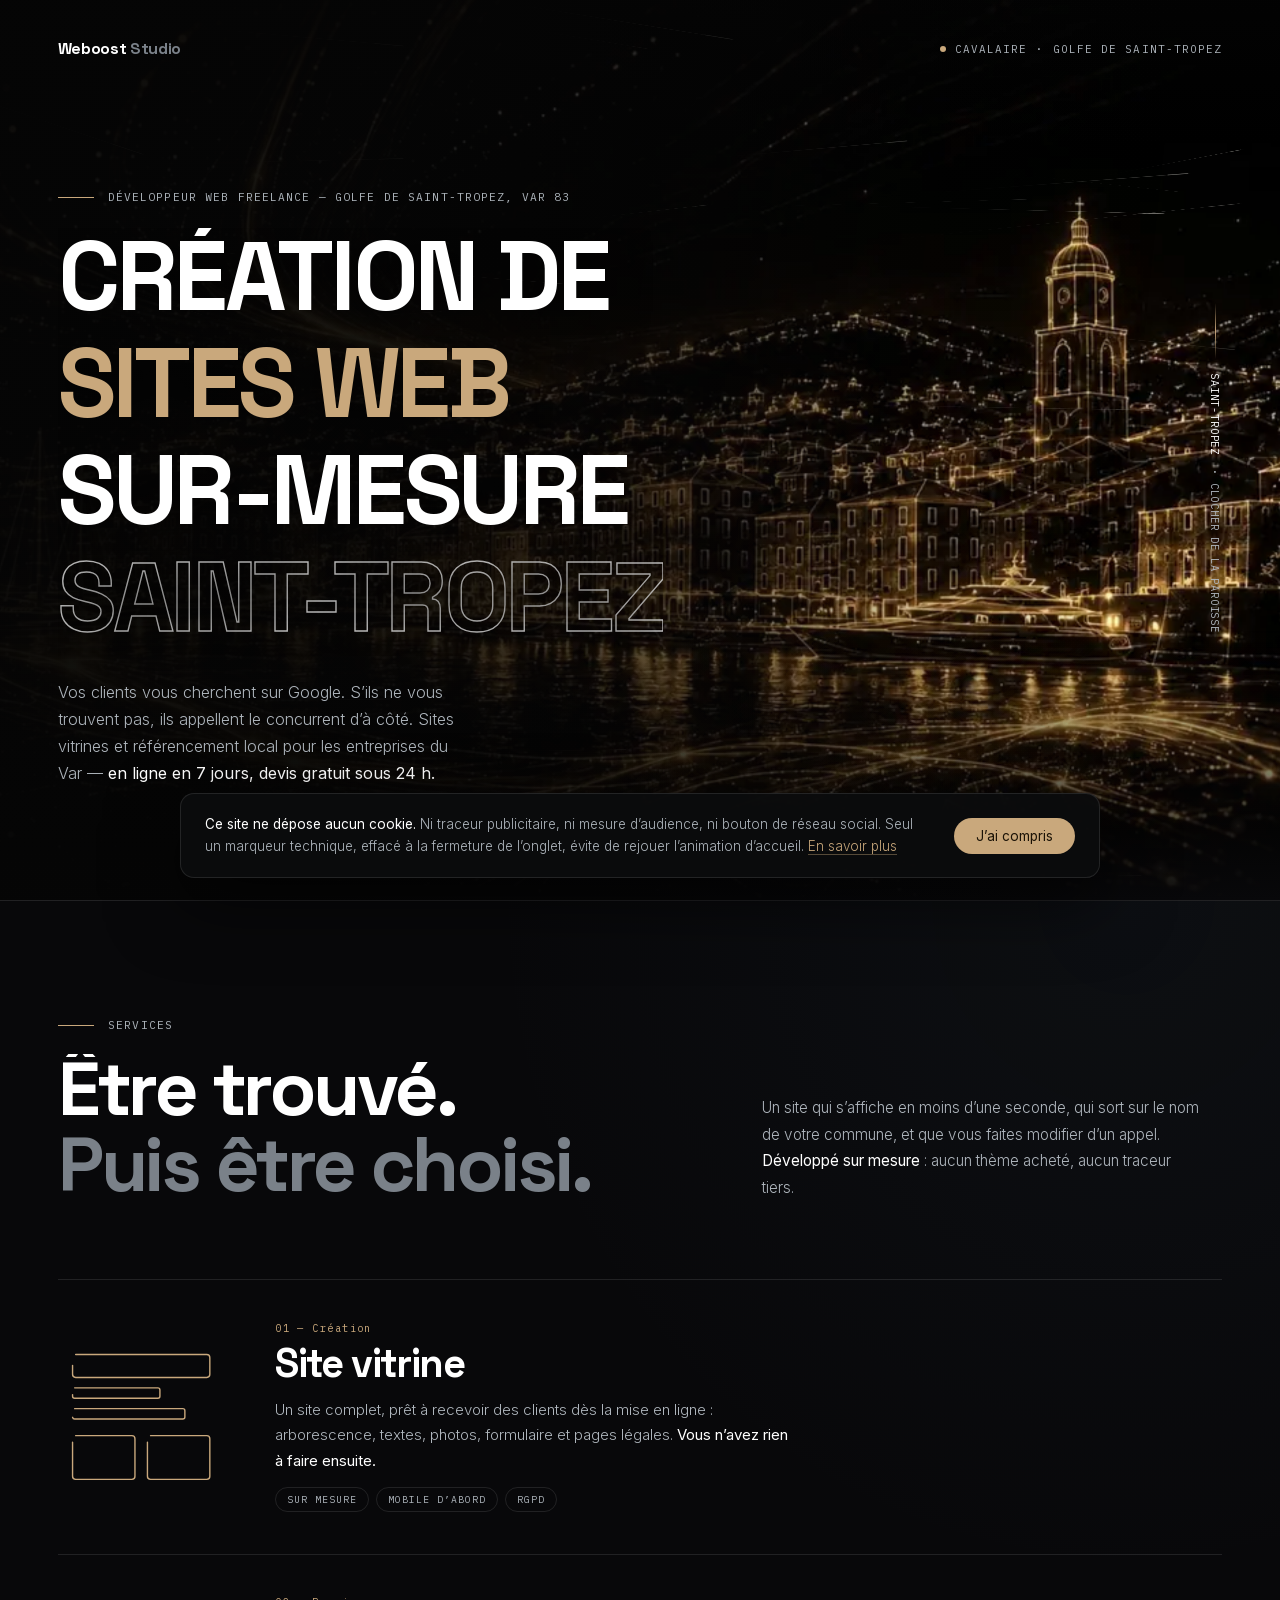
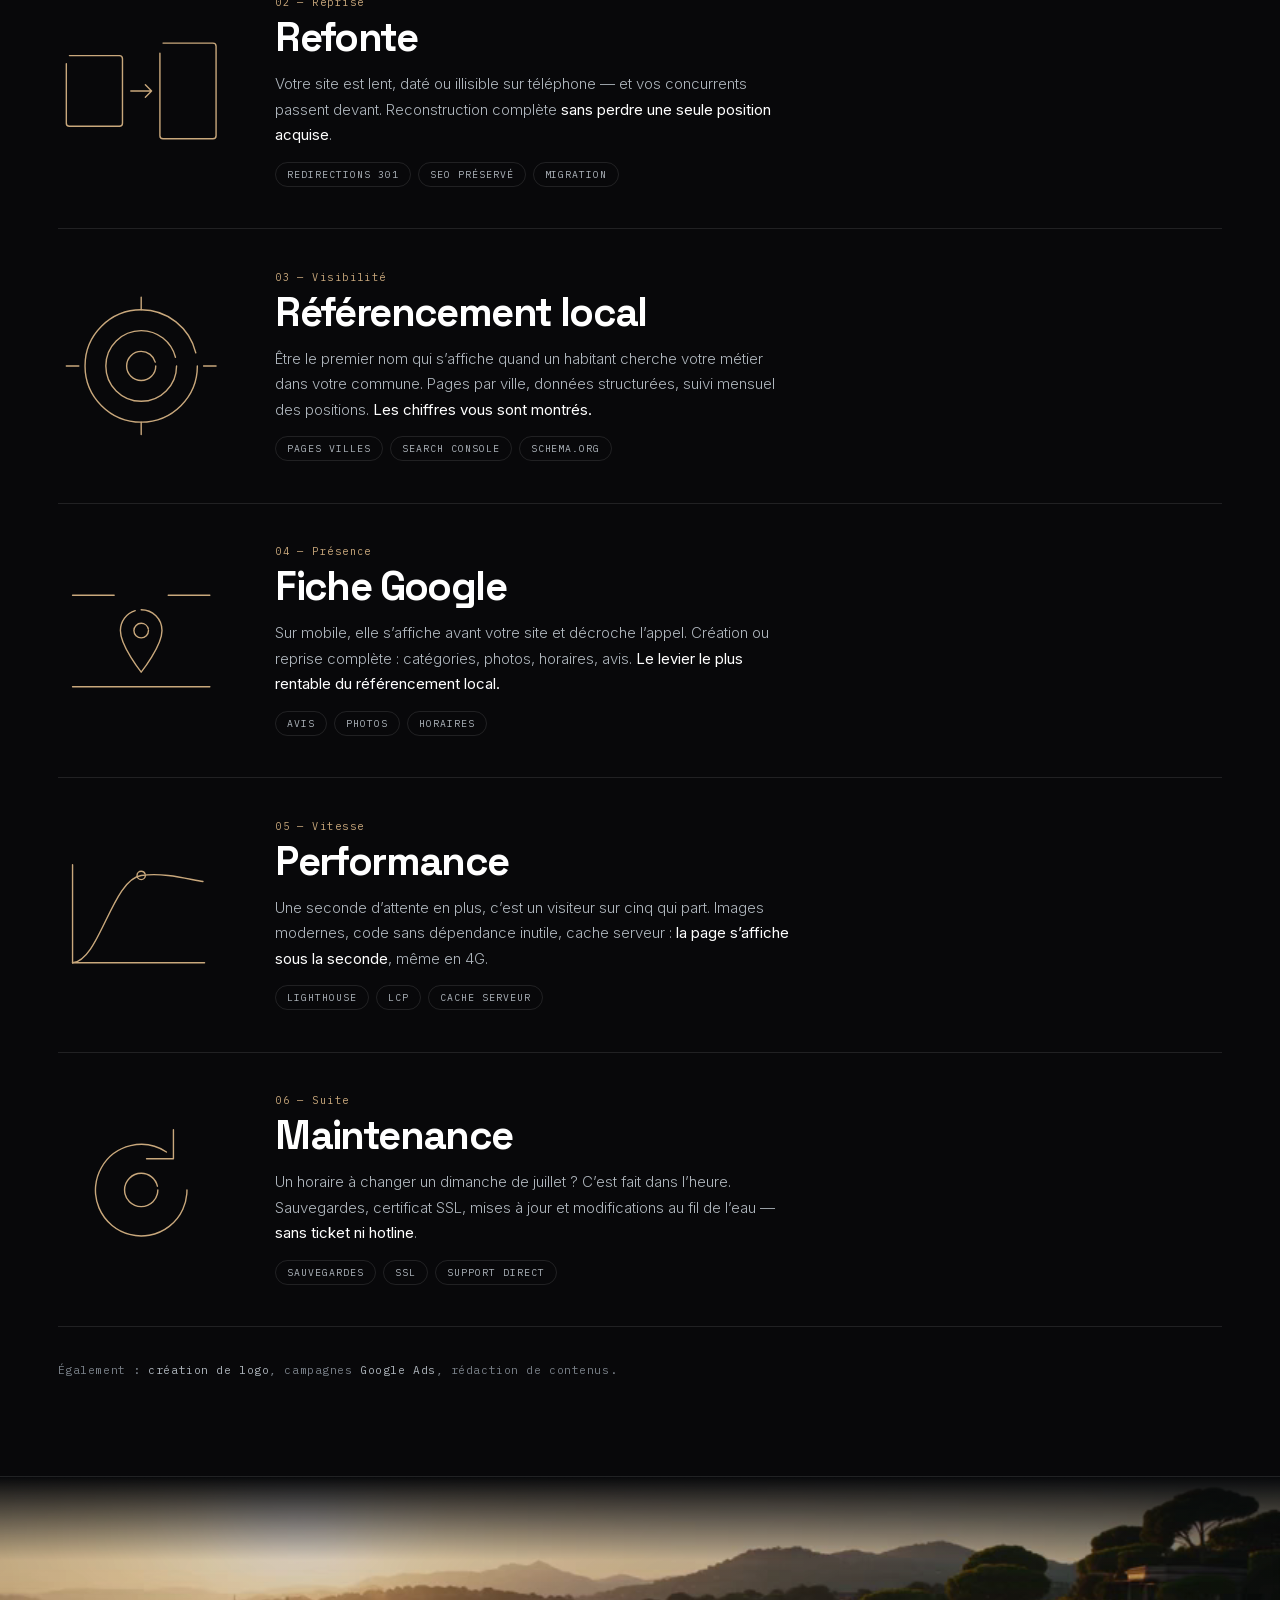
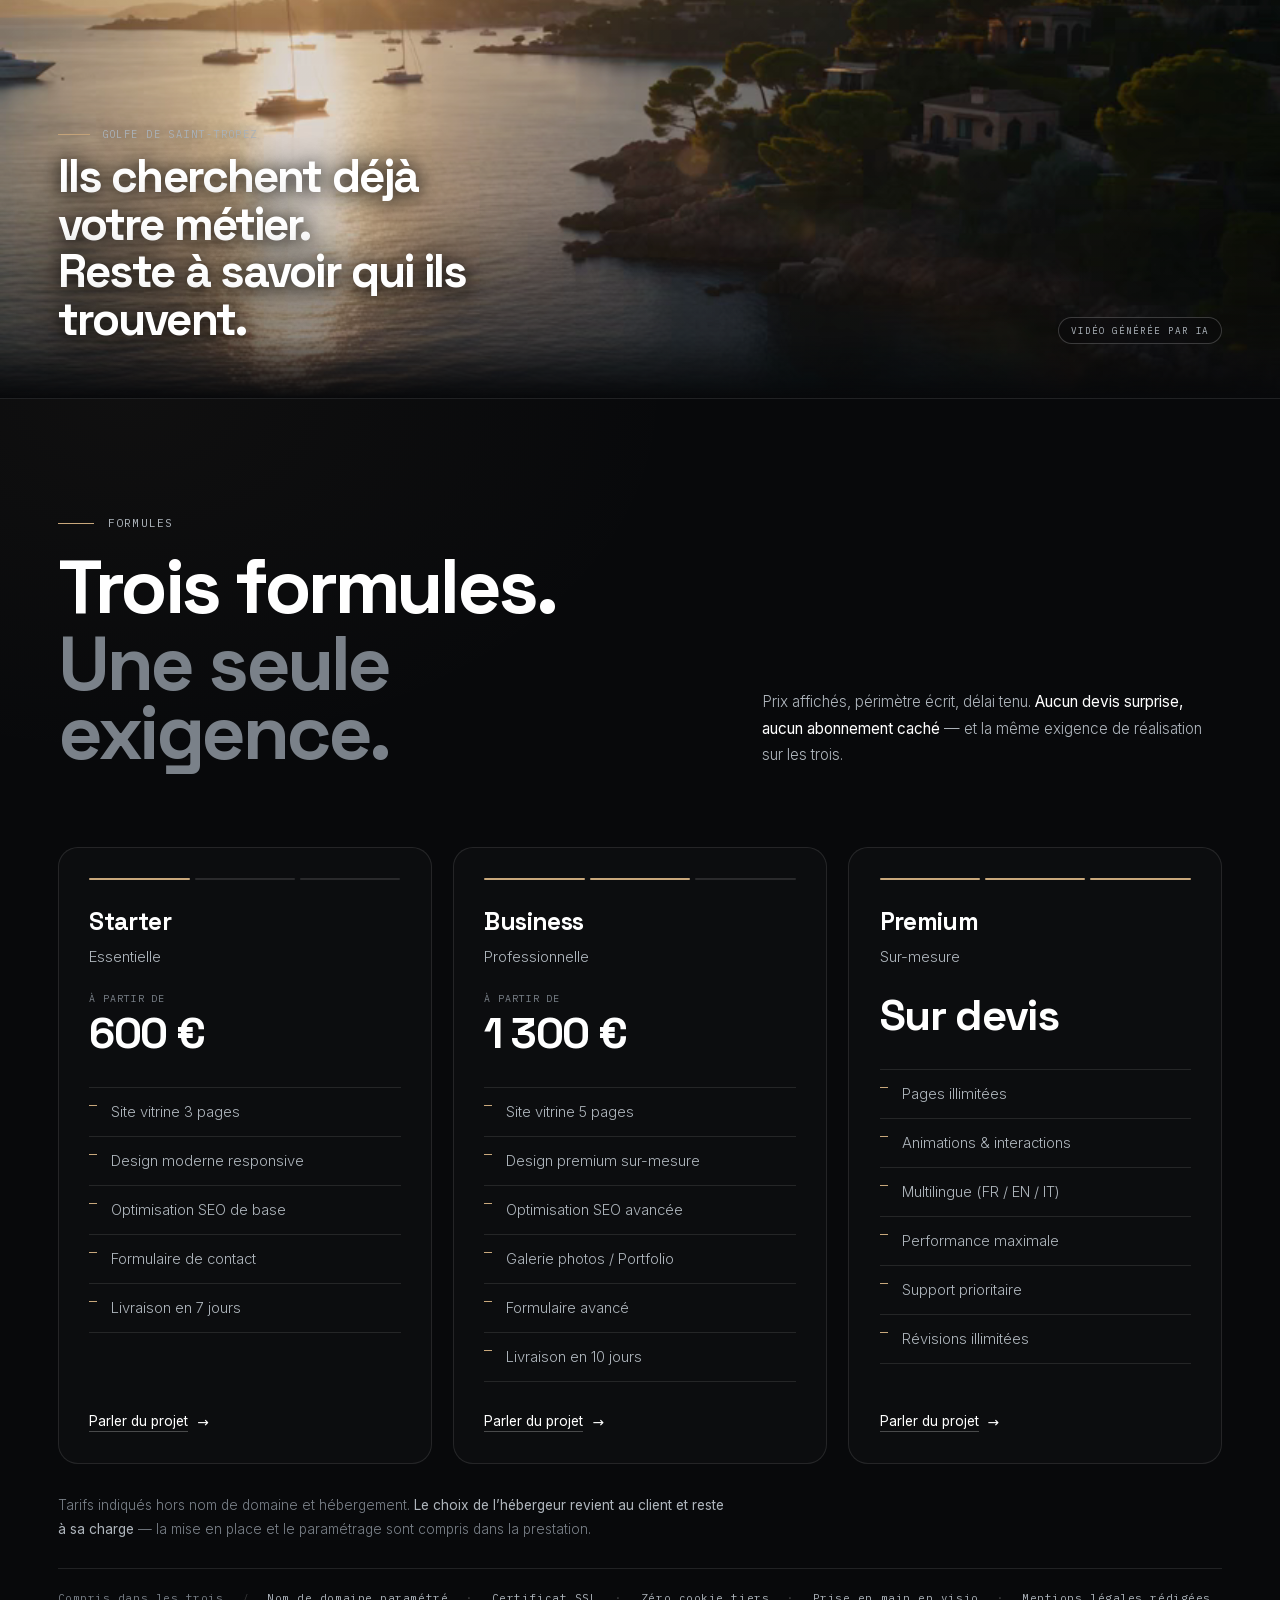
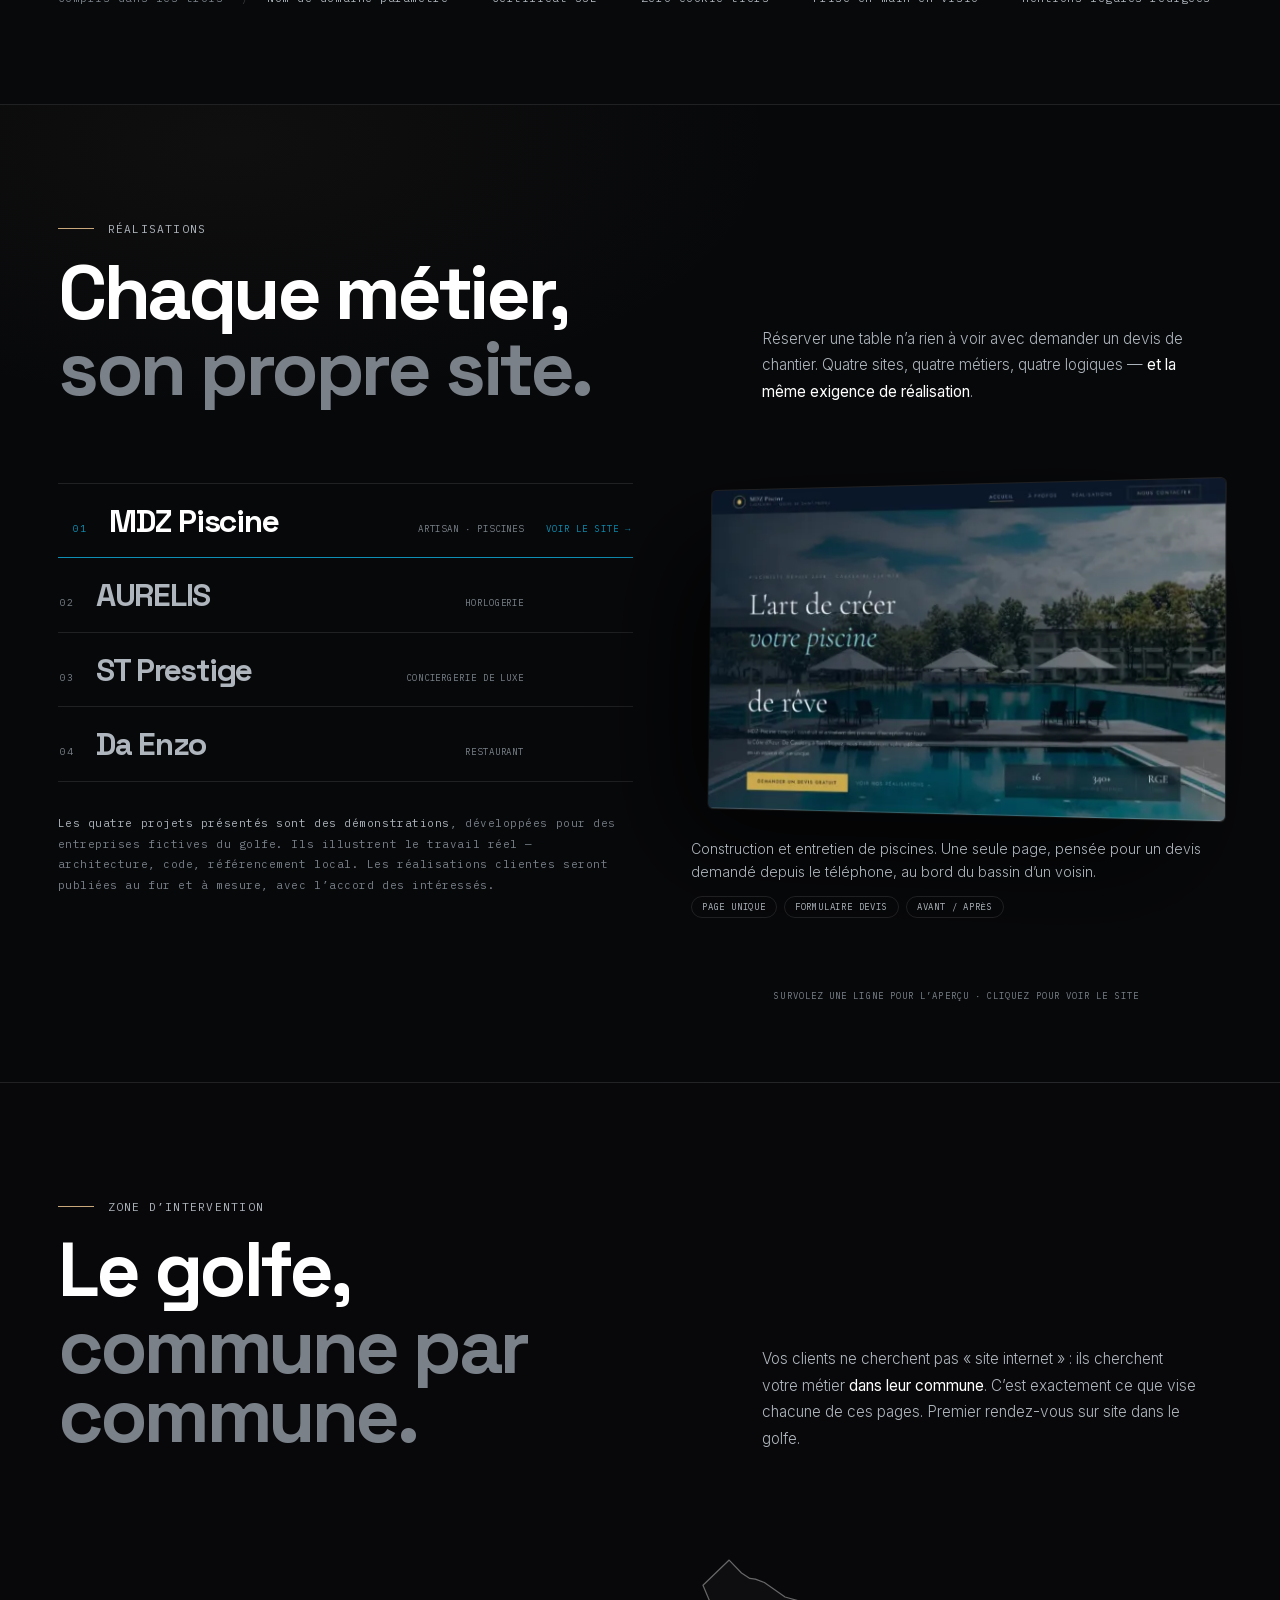
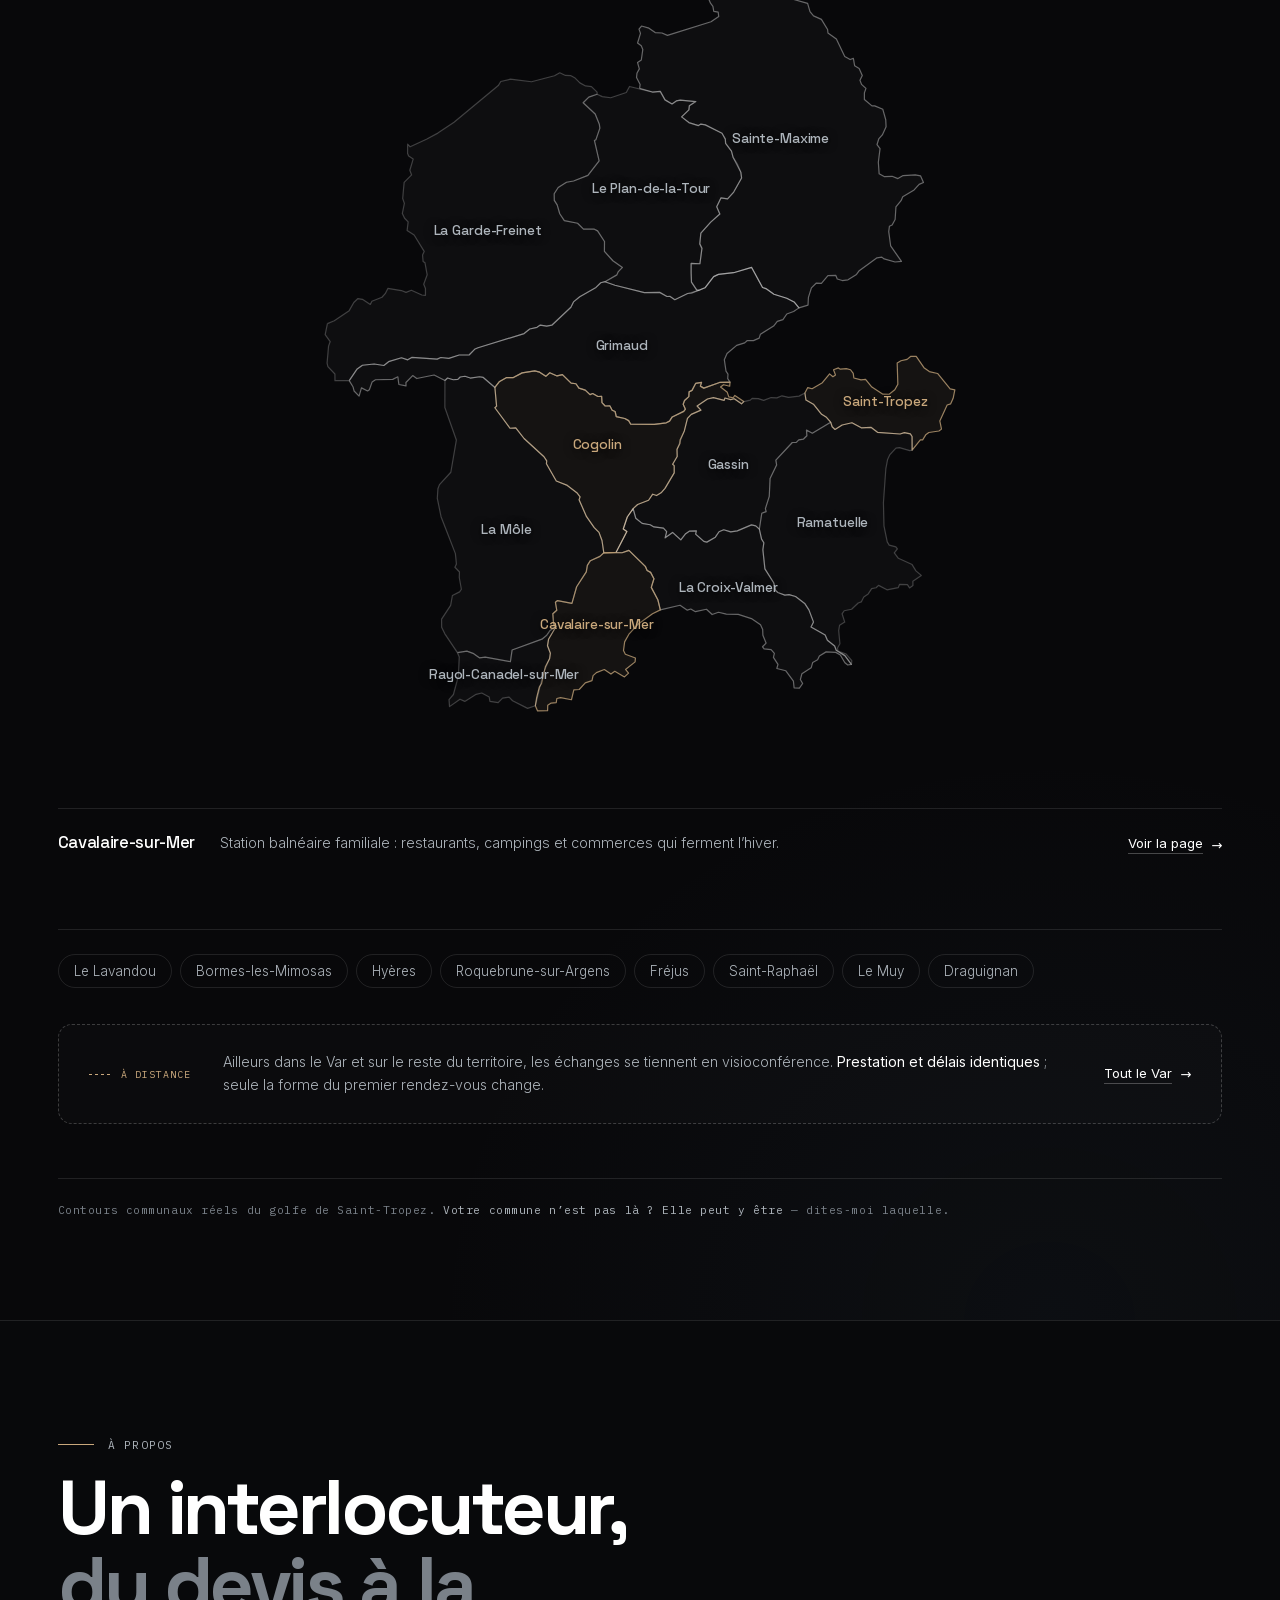
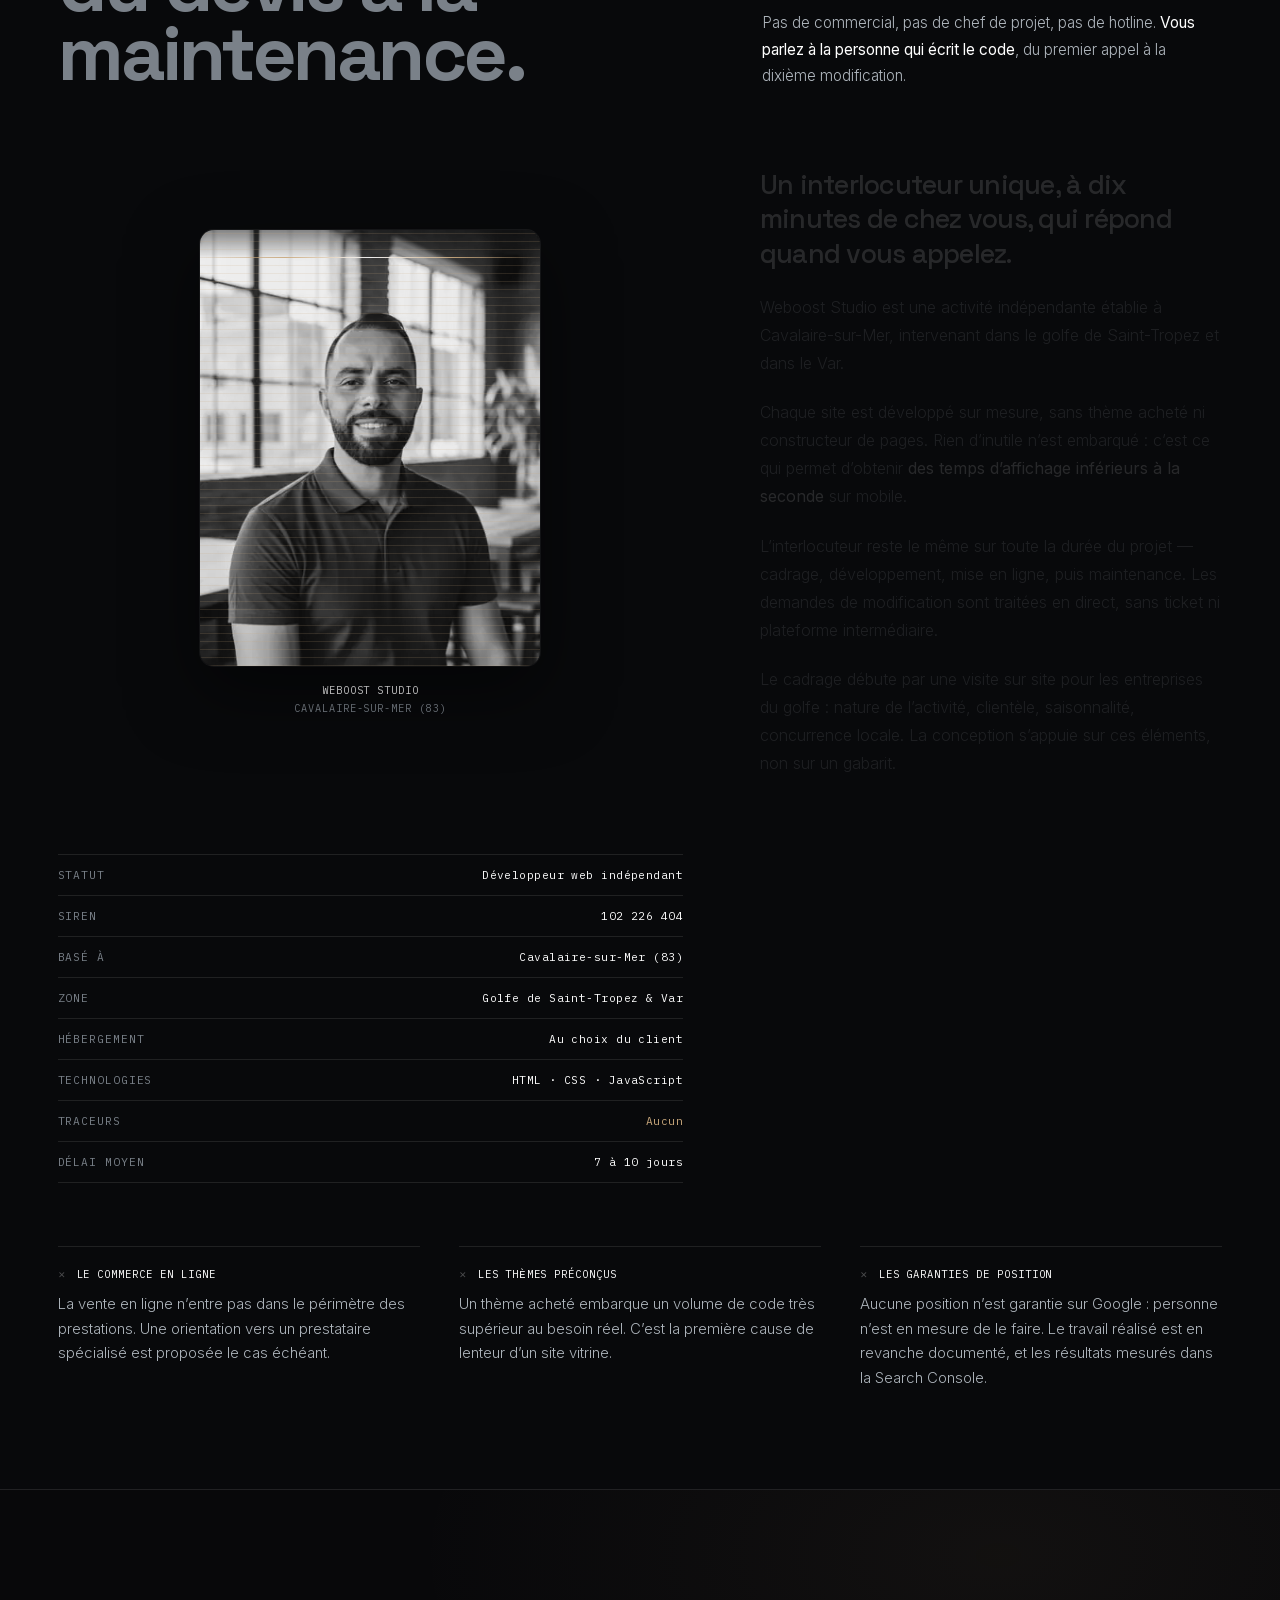
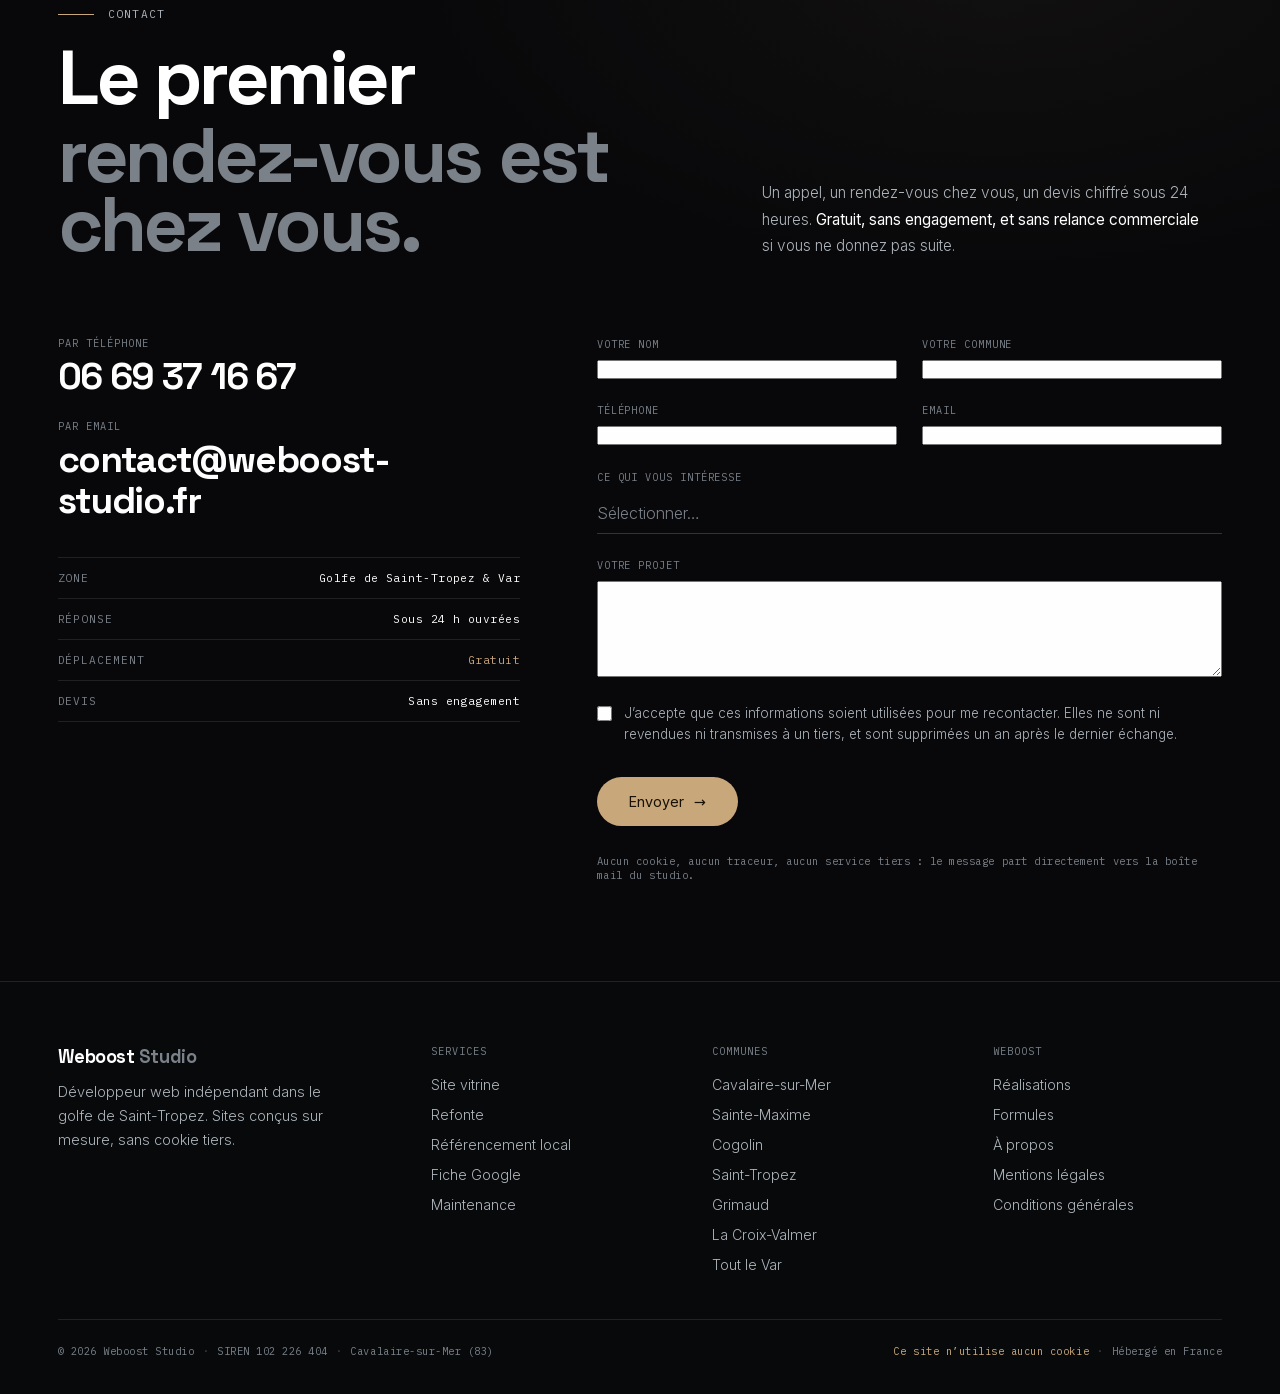
<file: index.html>
<!DOCTYPE html>
<html lang="fr">
<head>
<meta charset="UTF-8">
<meta name="viewport" content="width=device-width, initial-scale=1, viewport-fit=cover">
<meta name="theme-color" content="#050505">
<link rel="canonical" href="https://www.weboost-studio.fr/">
<meta property="og:type" content="website">
<meta property="og:title" content="Développeur web Golfe de Saint-Tropez — Weboost Studio">
<meta property="og:description" content="Sites vitrines et référencement local pour les entreprises du Var. En ligne en 7 jours, devis gratuit sous 24 h.">
<meta property="og:url" content="https://www.weboost-studio.fr/">
<meta property="og:image" content="https://www.weboost-studio.fr/assets/img/hero-golfe-1100.webp">
<meta property="og:locale" content="fr_FR">
<meta name="twitter:card" content="summary_large_image">

<link rel="icon" href="favicon.ico" sizes="32x32">
<link rel="icon" href="assets/img/favicon.svg" type="image/svg+xml">
<link rel="apple-touch-icon" href="assets/img/apple-touch-icon.png">
<link rel="manifest" href="site.webmanifest">
<title>Développeur web Golfe de Saint-Tropez — Weboost Studio</title>
<meta name="description" content="Développeur web indépendant dans le Var. Sites vitrines, refontes et référencement local pour les commerces du Golfe de Saint-Tropez. Hébergé en France, sans cookie tiers.">

<link rel="preload" href="assets/img/hero-golfe-1100.webp" as="image" fetchpriority="high">
<link rel="preload" href="assets/fonts/space-grotesk-700.woff2" as="font" type="font/woff2" crossorigin>
<link rel="preload" href="assets/fonts/inter-300.woff2" as="font" type="font/woff2" crossorigin>
<style>
/* Polices auto-hébergées, réduites aux 125 glyphes du site. Aucune requête
   vers un tiers. font-display:swap affiche le texte immédiatement. */
@font-face{font-family:'Space Grotesk';font-style:normal;font-weight:500;font-display:swap;src:url(assets/fonts/space-grotesk-500.woff2) format('woff2')}
@font-face{font-family:'Space Grotesk';font-style:normal;font-weight:700;font-display:swap;src:url(assets/fonts/space-grotesk-700.woff2) format('woff2')}
@font-face{font-family:'Inter';font-style:normal;font-weight:300;font-display:swap;src:url(assets/fonts/inter-300.woff2) format('woff2')}
@font-face{font-family:'Inter';font-style:normal;font-weight:400;font-display:swap;src:url(assets/fonts/inter-400.woff2) format('woff2')}
@font-face{font-family:'IBM Plex Mono';font-style:normal;font-weight:400;font-display:swap;src:url(assets/fonts/ibm-plex-mono-400.woff2) format('woff2')}
</style>

<style>
/* ═══════════════ TOKENS ═══════════════ */
:root{
  --void:#08080A; --pure:#fff;
  /* Accent : laiton chaud plutôt que néon cyan. Le chaud sur la photo
     bleue nocturne fait « artisanat premium » là où le cyan faisait
     « science-fiction ». Pour revenir au bleu : --cyan:#C9A87C. */
  --cyan:#C9A87C; --blue:#4A6A88;
  --grey:#7A8189; --grey-2:#AEB5BC; --line:rgba(255,255,255,.10);
  --display:'Space Grotesk',system-ui,sans-serif;
  --body:'Inter',system-ui,sans-serif;
  --mono:'IBM Plex Mono',ui-monospace,monospace;
  --ease-cine:cubic-bezier(.16,1,.3,1);
  --pad:clamp(20px,4.5vw,80px);
}
*,*::before,*::after{ box-sizing:border-box; margin:0; padding:0; }
body{ background:var(--void); color:var(--pure); font-family:var(--body);
      -webkit-font-smoothing:antialiased;
      /* clip, PAS hidden : hidden ferait du body un conteneur de défilement
         et casserait position:sticky de la scène latérale. */
      overflow-x:clip; }
::selection{ background:var(--cyan); color:#1A1206; }

/* ═══════════════ NAVIGATION ═══════════════
   Absente sur le hero — il doit rester entier — puis elle descend dès qu'on
   quitte la première image, et se rétracte quand on redescend. */
.nav{
  position:fixed; top:0; left:0; right:0; z-index:30;
  display:flex; align-items:center; gap:clamp(16px,3vw,44px);
  padding:14px var(--pad);
  background:rgba(8,8,10,.82); backdrop-filter:blur(14px);
  border-bottom:1px solid var(--line);
  transform:translateY(-100%);
  transition:transform .6s var(--ease-cine);
}
.nav.is-on{ transform:none; }
.nav__brand{
  font-family:var(--display); font-weight:700; font-size:.95rem;
  letter-spacing:-.02em; text-decoration:none; color:var(--pure); white-space:nowrap;
}
.nav__brand i{ font-style:normal; color:var(--grey); }
.nav__links{ display:flex; gap:clamp(14px,2.2vw,30px); margin-left:auto; }
.nav__links a{
  font-family:var(--mono); font-size:.66rem; letter-spacing:.08em;
  text-transform:uppercase; color:var(--grey-2); text-decoration:none;
  padding:6px 0; position:relative; transition:color .35s;
}
.nav__links a::after{
  content:""; position:absolute; left:0; right:0; bottom:0; height:1px;
  background:var(--cyan); transform:scaleX(0); transform-origin:0 50%;
  transition:transform .5s var(--ease-cine);
}
.nav__links a:hover{ color:var(--pure); }
.nav__links a:hover::after,.nav__links a.is-here::after{ transform:scaleX(1); }
.nav__links a.is-here{ color:var(--pure); }
.nav__tel{
  display:inline-flex; align-items:center; gap:8px; white-space:nowrap;
  padding:9px 18px; border-radius:999px; background:var(--cyan); color:#1A1206;
  font-family:var(--body); font-weight:500; font-size:.8rem; text-decoration:none;
  transition:transform .5s var(--ease-cine), box-shadow .5s var(--ease-cine);
}
.nav__tel span{ font-size:.6em; }
.nav__tel:hover{ transform:translateY(-1px); box-shadow:0 8px 26px rgba(201,168,124,.3); }
.nav a:focus-visible,.nav button:focus-visible{ outline:2px solid var(--cyan); outline-offset:3px; }

/* ── Menu au doigt ── */
.nav__burger{
  display:none; width:38px; height:32px; margin-left:auto; padding:0;
  border:1px solid var(--line); border-radius:9px; background:transparent; cursor:pointer;
  flex-direction:column; align-items:center; justify-content:center; gap:5px;
}
.nav__burger span{ display:block; width:15px; height:1px; background:var(--pure);
  transition:transform .4s var(--ease-cine), opacity .3s; }
.nav__burger[aria-expanded="true"] span:first-child{ transform:translateY(3px) rotate(45deg); }
.nav__burger[aria-expanded="true"] span:last-child{ transform:translateY(-3px) rotate(-45deg); }

.navmenu{
  position:fixed; inset:0; z-index:29; display:grid; align-content:center;
  gap:6px; padding:0 var(--pad); background:rgba(8,8,10,.97);
  backdrop-filter:blur(20px);
  opacity:0; transition:opacity .4s var(--ease-cine);
}
.navmenu.is-on{ opacity:1; }
.navmenu[hidden]{ display:none !important; }
.navmenu a{
  padding:14px 0; border-bottom:1px solid var(--line); text-decoration:none;
  font-family:var(--display); font-weight:500; font-size:1.6rem;
  letter-spacing:-.03em; color:var(--pure);
}
.navmenu__tel{ color:var(--cyan) !important; border-bottom:0 !important; }

@media (max-width:900px){
  .nav__links,.nav__tel{ display:none; }
  .nav__burger{ display:flex; }
}
@media (prefers-reduced-motion:reduce){
  .nav{ transition:none; }
}

/* ═══════════════ HERO ═══════════════ */
.hero{
  position:relative; min-height:100svh;
  display:grid; grid-template-rows:auto 1fr auto;
  padding:clamp(20px,3.2vw,38px) var(--pad) 0;
  overflow:hidden; isolation:isolate;
}

/* z-3 image · z-2 champ · z-1 voile
   Le voile passe AU-DESSUS du champ : les traînées sont assombries
   elles aussi côté gauche, sinon elles traversent le titre. */
.hero__bg{
  position:absolute; inset:-3%; z-index:-3;
  background:url("assets/img/hero-golfe-1100.webp") 42% 58%/cover no-repeat;
  transform:scale(1.05); will-change:transform;
  /* Peinte dès le premier rendu, sous le voile opaque du preloader : le
     navigateur enregistre ainsi son plus grand élément visible tôt, au lieu
     d'attendre la fin de l'intro. Le visiteur ne la voit pas avant. */
  opacity:1;
}
.hero__field{ position:absolute; inset:0; z-index:-2; width:100%; height:100%;
              display:block; opacity:0; }

/* Voile latéral : dense à gauche pour le texte, nul à droite pour
   laisser le clocher respirer. C'est le contraire d'un scrim centré. */
.hero__veil{
  position:absolute; inset:0; z-index:-1; pointer-events:none;
  transition:opacity .8s var(--ease-cine);
  background:
    linear-gradient(96deg,
      rgba(5,5,5,.96) 0%, rgba(5,5,5,.92) 30%, rgba(5,5,5,.60) 54%,
      rgba(5,5,5,.18) 70%, transparent 86%),
    linear-gradient(180deg,
      rgba(5,5,5,.45) 0%, transparent 16%,
      transparent 70%, rgba(5,5,5,.72) 92%, var(--void) 100%),
    radial-gradient(135% 105% at 45% 50%, transparent 52%, rgba(0,0,0,.42) 100%);
}

/* ─── Barre haute ─── */
.hero__top{ display:flex; align-items:center; justify-content:space-between;
            gap:20px; position:relative; z-index:2; }
.brand{ font-family:var(--display); font-weight:700; font-size:1rem;
        letter-spacing:-.02em; text-decoration:none; color:var(--pure); }
.brand i{ font-style:normal; color:var(--grey); }
.hero__place{ display:flex; align-items:center; gap:9px; font-family:var(--mono);
              font-size:.68rem; letter-spacing:.1em; text-transform:uppercase; color:var(--grey-2); }
.hero__place::before{ content:""; width:6px; height:6px; border-radius:50%;
  background:var(--cyan); }

/* ─── Bloc texte, colonne de gauche ─── */
.hero__body{
  position:relative; z-index:2;
  display:grid; align-content:center;
  /* Décalé vers le bas : le titre arrivait trop près de la barre de marque. */
  padding-top:clamp(40px,9vh,110px); justify-items:start;
  max-width:min(64%, 900px);
  padding-bottom:clamp(30px,7vh,90px);
}

.hero__eyebrow{
  display:flex; align-items:center; gap:14px;
  font-family:var(--mono); font-size:.7rem; letter-spacing:.1em;
  text-transform:uppercase; color:var(--grey-2);
  margin-bottom:clamp(18px,2.6vh,30px);
}
.hero__eyebrow::before{
  content:""; width:36px; height:1px; background:var(--cyan);
  
}

.hero__title{
  font-family:var(--display); font-weight:700;
  font-size:clamp(2.4rem, min(7.6vw, 11vh), 8.6rem);
  line-height:1; letter-spacing:-.035em;
  text-transform:uppercase;
  text-shadow:0 2px 40px rgba(0,0,0,.7);
}
/* Capitales : décommente si tu préfères
.hero__title{ text-transform:uppercase; letter-spacing:-.03em; } */

.line{ display:block; overflow:hidden; padding-bottom:.1em; }
/* Mot d'accent plein */
.t-acc{ color:var(--cyan); }
/* Lettrage évidé : contour seul, pour la ligne de commune */
.t-out{
  color:transparent;
  -webkit-text-stroke:1.4px rgba(255,255,255,.82);
  paint-order:stroke fill;
}
.line__in{ display:block; will-change:transform; }

.hero__sub{
  max-width:40ch; margin-top:clamp(20px,2.6vh,30px);
  font-weight:300; font-size:clamp(1rem,1.22vw,1.16rem); line-height:1.68;
  color:var(--grey-2);
}
.hero__sub b{ color:var(--pure); font-weight:400; }
.hero__sub em{ font-style:normal; color:var(--cyan); }

/* ─── Légende du clocher : dit ce qu'on regarde et pourquoi ─── */
.landmark{
  position:absolute; z-index:2;
  right:var(--pad); top:52%; transform:translateY(-50%);
  display:flex; align-items:center; gap:14px;
  writing-mode:vertical-rl;
  font-family:var(--mono); font-size:.65rem; letter-spacing:.08em;
  text-transform:uppercase; color:var(--grey-2);
}
.landmark::before{
  content:""; width:1px; height:56px;
  background:linear-gradient(180deg,transparent,var(--cyan),transparent);
}
.landmark b{ font-weight:400; color:var(--pure); }

/* ─── Pied ─── */

/* Sans bouton, c'est cette invite qui porte la descente */
@keyframes drain{ 0%{transform:translateX(-100%)} 60%,100%{transform:translateX(100%)} }

/* Peints d'emblée, masqués par le voile du preloader. L'entrée animée
   reprend la main dès que le rideau se lève. */
.js-fade{ opacity:1; }

/* ═══════════════ RESPONSIVE ═══════════════ */
@media (max-width:1100px){
  .hero__body{ max-width:78%; }
  .landmark{ display:none; }
}
@media (max-width:860px){
  /* On GARDE la composition : titre à gauche, clocher à droite.
     Le cadrage se recale sur le clocher (le portrait rogne les côtés)
     et le voile reste latéral, pas vertical. */
  .hero__bg{ background-position:76% 50%; }
  .hero__veil{
    background:
      linear-gradient(102deg, rgba(5,5,5,.95) 0%, rgba(5,5,5,.86) 34%,
                              rgba(5,5,5,.44) 62%, rgba(5,5,5,.10) 82%, transparent 96%),
      linear-gradient(180deg, rgba(5,5,5,.5) 0%, transparent 20%,
                              transparent 68%, rgba(5,5,5,.8) 92%, var(--void) 100%);
  }
  .hero__body{ max-width:none; }
  .hero__title{ font-size:clamp(3.6rem,16vw,7rem); }
  .hero__sub{ max-width:34ch; }
    .hero__place span{ display:none; }
}


/* ═══════════════ BANDE VIDÉO ═══════════════
   Respiration entre le texte du « à propos » et le formulaire. Décor, pas
   contenu : muette, en boucle, sans contrôles. Elle n'est chargée que
   lorsqu'elle approche de l'écran — d'où preload="none" et le montage des
   sources en JavaScript. */
.film{
  position:relative; height:clamp(300px,58svh,560px); overflow:hidden;
  border-top:1px solid var(--line); background:#08090B;
}
.film__media{ position:absolute; inset:0; }
.film__v{
  width:100%; height:100%; object-fit:cover; display:block;
  opacity:0; transition:opacity 1.4s var(--ease-cine);
}
.film.is-on .film__v{ opacity:1; }
/* Dégradés haut et bas : la bande se fond dans la page au lieu d'être un
   rectangle rapporté. */
.film::after{
  content:""; position:absolute; inset:0; z-index:1; pointer-events:none;
  background:
    /* Voile allégé : le centre reste presque libre pour ne pas éteindre le
       coucher de soleil. Seuls les bords fondent dans les sections voisines. */
    linear-gradient(180deg, #08090B 0%, rgba(8,9,11,.14) 16%,
                    rgba(8,9,11,.10) 60%, rgba(8,9,11,.45) 88%, #08090B 100%),
    radial-gradient(130% 100% at 50% 45%, transparent 58%, rgba(0,0,0,.32) 100%);
}
.film__txt{
  position:absolute; z-index:2; left:var(--pad); bottom:clamp(28px,6vh,58px);
  max-width:min(90%, 46ch);
}
.film__ia{
  position:absolute; z-index:2; right:var(--pad); bottom:clamp(28px,6vh,58px);
  padding:6px 12px; border:1px solid rgba(255,255,255,.2); border-radius:999px;
  background:rgba(8,9,11,.5); backdrop-filter:blur(6px);
  font-family:var(--mono); font-size:.58rem; letter-spacing:.1em;
  text-transform:uppercase; color:var(--grey-2);
}

.film__lab{
  display:flex; align-items:center; gap:12px; margin-bottom:12px;
  text-shadow:0 1px 14px rgba(5,5,5,.9);
  font-family:var(--mono); font-size:.64rem; letter-spacing:.14em;
  text-transform:uppercase; color:var(--grey-2);
}
.film__lab::before{ content:""; width:32px; height:1px; background:var(--cyan); }
.film__line{
  font-family:var(--display); font-weight:700;
  font-size:clamp(1.5rem,3.6vw,3rem); line-height:1.04; letter-spacing:-.04em;
  text-shadow:0 2px 18px rgba(5,5,5,.95), 0 1px 40px rgba(5,5,5,.7);
}
@media (max-width:620px){
  .film{ height:clamp(260px,46svh,360px); }
  .film__line br{ display:none; }
  /* Le badge remonte : en bas, il chevaucherait le texte */
  .film__ia{ top:16px; bottom:auto; right:16px; font-size:.52rem; padding:5px 10px; }
}
@media (prefers-reduced-motion:reduce){
  /* Sans mouvement : l'image de remplacement suffit, la vidéo ne charge pas. */
  .film__v{ display:none; }
  .film{ background:#08090B url(assets/img/golfe-poster.webp) center/cover; }
}

/* ═══════════════ CONTACT ═══════════════ */
.contact{
  position:relative;
  padding:clamp(80px,13vh,170px) var(--pad) clamp(70px,11vh,130px);
  background:
    radial-gradient(72% 46% at 78% 6%, rgba(201,168,124,.05), transparent 64%),
    var(--void);
  border-top:1px solid var(--line);
}
.contact-grid{
  display:grid; grid-template-columns:.85fr 1.15fr;
  gap:clamp(38px,6vw,100px); align-items:start;
}

/* Coordonnées en grand : un artisan appelle, il ne remplit pas un formulaire */
.big-link{
  display:block; text-decoration:none; color:var(--pure);
  font-family:var(--display); font-weight:700;
  font-size:clamp(1.45rem,2.9vw,2.4rem); letter-spacing:-.035em; line-height:1.1;
  transition:color .4s var(--ease-cine);
}
.big-link + .big-link{ margin-top:clamp(16px,2vw,24px); }
.big-link:hover{ color:var(--cyan); }
.big-link:focus-visible{ outline:2px solid var(--cyan); outline-offset:5px; }
.big-link small{
  display:block; margin-bottom:7px;
  font-family:var(--mono); font-size:.64rem; font-weight:400;
  letter-spacing:.1em; text-transform:uppercase; color:var(--grey);
}
.contact-side .spec{ margin-top:clamp(30px,4vh,50px); }

/* ── Formulaire : des filets, pas des boîtes ── */
.form{ display:grid; grid-template-columns:1fr 1fr; gap:clamp(18px,2vw,30px); }
.field{ display:flex; flex-direction:column; }
.field--full{ grid-column:1 / -1; }
.field label{
  font-family:var(--mono); font-size:.64rem; letter-spacing:.09em;
  text-transform:uppercase; color:var(--grey); margin-bottom:9px;
}
.field input,.field textarea,/* Tant que rien n'est choisi, le libellé reste gris : le visiteur voit qu'il
   doit se prononcer, au lieu de partir avec la première formule par défaut. */
.field select:invalid{ color:var(--grey); }
.field select{
  width:100%; padding:10px 0; color:var(--pure);
  font-family:var(--body); font-weight:300; font-size:1rem;
  background:transparent; border:0; border-bottom:1px solid rgba(255,255,255,.18);
  border-radius:0; transition:border-color .45s var(--ease-cine);
}
.field textarea{ resize:vertical; min-height:96px; line-height:1.6; }
/* Tant que rien n'est choisi, le libellé reste gris : le visiteur voit qu'il
   doit se prononcer, au lieu de partir avec la première formule par défaut. */
.field select:invalid{ color:var(--grey); }
.field select{ appearance:none; cursor:pointer; }
.field select option{ background:#0B0C0E; color:var(--pure); }
.field input:focus,.field textarea:focus,.field select:focus{
  outline:none; border-bottom-color:var(--cyan);
}
.field input::placeholder,.field textarea::placeholder{ color:rgba(255,255,255,.24); }
/* :user-invalid → l'erreur n'apparaît qu'après interaction, jamais au chargement */
.field input:user-invalid,.field textarea:user-invalid{ border-bottom-color:#FF6B5A; }

.consent{
  grid-column:1 / -1; display:flex; align-items:flex-start; gap:12px;
  font-weight:300; font-size:.84rem; line-height:1.6; color:var(--grey-2);
}
.consent input{ margin-top:.25em; width:15px; height:15px; accent-color:var(--cyan); flex:0 0 auto; }
.consent a{ color:var(--pure); }

.submit{
  grid-column:1 / -1; justify-self:start;
  display:inline-flex; align-items:center; gap:10px;
  margin-top:6px; padding:16px 32px; border:0; border-radius:999px;
  background:var(--cyan); color:#1A1206; cursor:pointer;
  font-family:var(--body); font-weight:500; font-size:.9rem;
  transition:transform .55s var(--ease-cine), box-shadow .55s var(--ease-cine);
}
.submit:hover{ transform:translateY(-2px); box-shadow:0 12px 34px rgba(201,168,124,.24); }
.submit:focus-visible{ outline:2px solid var(--pure); outline-offset:4px; }
.submit i{ font-style:normal; transition:transform .55s var(--ease-cine); }
.submit:hover i{ transform:translateX(4px); }

.hp{ position:absolute; left:-9999px; width:1px; height:1px; overflow:hidden; }
.form-status{
  grid-column:1 / -1; margin-top:12px; padding:14px 16px; border-radius:12px;
  font-weight:300; font-size:.9rem; line-height:1.6;
  border:1px solid var(--line); color:var(--grey-2);
}
.form-status[hidden]{ display:none !important; }
.form-status.ok{ border-color:rgba(201,168,124,.5); color:var(--pure); }
.form-status.ko{ border-color:rgba(224,112,95,.5); color:#E0705F; }
.submit[disabled]{ opacity:.5; cursor:default; transform:none; }

.form-done{
  grid-column:1 / -1; margin-top:14px; padding:16px 18px;
  border:1px dashed rgba(201,168,124,.45); border-radius:12px;
  font-weight:300; font-size:.88rem; line-height:1.65; color:var(--grey-2);
}
.form-done[hidden]{ display:none !important; }
.form-done b{ color:var(--pure); font-weight:400; }
.form-done a{ color:var(--cyan); }
.form-copy{
  display:inline-block; margin-top:10px; padding:8px 15px; cursor:pointer;
  border:1px solid var(--line); border-radius:999px; background:transparent;
  font-family:var(--mono); font-size:.62rem; letter-spacing:.08em;
  text-transform:uppercase; color:var(--grey-2);
  transition:border-color .35s, color .35s;
}
.form-copy:hover{ border-color:var(--cyan); color:var(--cyan); }

.form-note{
  grid-column:1 / -1; margin-top:2px;
  font-family:var(--mono); font-size:.66rem; letter-spacing:.05em; color:var(--grey);
}

/* ═══════════════ PIED DE PAGE ═══════════════ */
.foot{
  padding:clamp(50px,7vh,80px) var(--pad) clamp(28px,4vh,44px);
  background:#08090B; border-top:1px solid var(--line);
}
.foot-grid{
  display:grid; grid-template-columns:1.4fr repeat(3,1fr);
  gap:clamp(28px,4vw,60px); padding-bottom:clamp(36px,5vh,60px);
}
.foot-brand{ font-family:var(--display); font-weight:700; font-size:1.15rem; letter-spacing:-.025em; }
.foot-brand i{ font-style:normal; color:var(--grey); }
.foot-brand p{
  margin-top:12px; max-width:30ch; font-weight:300; font-size:.9rem;
  line-height:1.65; color:var(--grey-2); font-family:var(--body); letter-spacing:0;
}
.foot h4{
  font-family:var(--mono); font-size:.64rem; font-weight:400;
  letter-spacing:.1em; text-transform:uppercase; color:var(--grey); margin-bottom:16px;
}
.foot ul{ list-style:none; display:grid; gap:10px; }
.foot a{ color:var(--grey-2); text-decoration:none; font-size:.88rem; font-weight:300; transition:color .35s; }
.foot a:hover{ color:var(--cyan); }
.foot a:focus-visible{ outline:2px solid var(--cyan); outline-offset:3px; }

.foot-bar{
  display:flex; flex-wrap:wrap; align-items:center; justify-content:space-between;
  gap:12px 22px; padding-top:24px; border-top:1px solid var(--line);
  font-family:var(--mono); font-size:.65rem; letter-spacing:.05em; color:var(--grey);
}
.foot-bar .sep{ color:rgba(255,255,255,.2); margin:0 8px; }
.foot-bar em{ font-style:normal; color:var(--cyan); }

@media (max-width:900px){
  .contact-grid{ grid-template-columns:1fr; gap:44px; }
  .form{ grid-template-columns:1fr; }
  .foot-grid{ grid-template-columns:1fr 1fr; }
  .foot-brand{ grid-column:1 / -1; }
}



/* ═══════════════ ACCESSIBILITÉ ═══════════════ */

/* ═══════════════ SERVICES ═══════════════ */
.services{
  position:relative;
  padding:clamp(80px,13vh,170px) var(--pad) clamp(70px,11vh,140px);
  background:
    radial-gradient(80% 50% at 88% 0%, rgba(74,106,136,.07), transparent 62%),
    var(--void);
  border-top:1px solid var(--line);
}

.sec-head{
  display:grid; grid-template-columns:1.25fr .9fr;
  gap:clamp(28px,5vw,90px); align-items:end;
  margin-bottom:clamp(50px,8vh,100px);
}
.sec-eyebrow{
  display:flex; align-items:center; gap:14px;
  font-family:var(--mono); font-size:.7rem; letter-spacing:.11em;
  text-transform:uppercase; color:var(--grey-2); margin-bottom:clamp(16px,2.4vh,26px);
}
.sec-eyebrow::before{ content:""; width:36px; height:1px; background:var(--cyan);
   }
.sec-title{
  font-family:var(--display); font-weight:700;
  font-size:clamp(2.3rem,6vw,5.4rem); line-height:.9; letter-spacing:-.045em;
}
.sec-title em{ font-style:normal; color:var(--grey); }
.sec-intro{
  font-weight:300; font-size:clamp(.96rem,1.1vw,1.06rem); line-height:1.72;
  color:var(--grey-2); max-width:44ch; padding-bottom:.4em;
}
.sec-intro b{ color:var(--pure); font-weight:400; }

/* ── La colonne de contours ──
   Chaque service a son motif géométrique, tracé au trait quand la ligne
   entre à l'écran : le même geste que les contours de communes ailleurs sur
   le site. Aucun scroll détourné, aucune 3D. */
.col{ margin-top:clamp(34px,5vh,66px); display:grid; }
.cl{
  display:grid; grid-template-columns:clamp(88px,13vw,180px) 1fr;
  gap:clamp(20px,4vw,56px); align-items:center;
  padding:clamp(28px,4.6vh,54px) 0; border-top:1px solid var(--line);
}
.cl:last-child{ border-bottom:1px solid var(--line); }
.cl__fig{ width:100%; height:auto; color:var(--cyan); }
.cl__fig path,.cl__fig rect,.cl__fig circle{
  stroke:currentColor; stroke-width:1.4; fill:none;
  stroke-linecap:round; stroke-linejoin:round;
  vector-effect:non-scaling-stroke;
}
/* Armé par le script : chaque tracé connaît sa longueur, donc le dessin
   dure le même temps quelle que soit sa complexité. */
.cl.is-armed .cl__fig path,.cl.is-armed .cl__fig rect,.cl.is-armed .cl__fig circle{
  stroke-dasharray:var(--l); stroke-dashoffset:var(--l);
}
.cl.is-armed.is-on .cl__fig path,
.cl.is-armed.is-on .cl__fig rect,
.cl.is-armed.is-on .cl__fig circle{
  animation:dessine 1.5s var(--ease-cine) forwards;
  animation-delay:calc(var(--i,0) * .1s);
}
@keyframes dessine{ to{ stroke-dashoffset:0 } }

.cl__n{ font-family:var(--mono); font-size:.64rem; letter-spacing:.14em; color:var(--cyan); }
.cl__t{
  font-family:var(--display); font-weight:700; margin-top:9px;
  font-size:clamp(1.5rem,3.2vw,2.5rem); letter-spacing:-.04em; line-height:1;
}
.cl__d{
  max-width:58ch; margin-top:13px; font-weight:300;
  font-size:clamp(.94rem,1.05vw,1rem); line-height:1.7; color:var(--grey-2);
}
.cl__d b{ color:var(--pure); font-weight:400; }
.cl__tags{ display:flex; flex-wrap:wrap; gap:7px; list-style:none; margin-top:14px; }
.cl__tags li{
  font-family:var(--mono); font-size:.61rem; letter-spacing:.1em; text-transform:uppercase;
  color:var(--grey-2); padding:5px 11px; border:1px solid var(--line); border-radius:999px;
}
@media (max-width:700px){
  .cl{ grid-template-columns:1fr; gap:16px; padding:26px 0; }
  .cl__fig{ max-width:104px; }
  .cl__tags{ gap:6px; }
}

.svc-note{
  margin-top:clamp(28px,4vh,46px);
  font-family:var(--mono); font-size:.7rem; letter-spacing:.05em; color:var(--grey);
}
.svc-note b{ color:var(--grey-2); font-weight:400; }

/* ═══════════════ FORMULES ═══════════════ */
.formules{
  position:relative;
  padding:clamp(80px,13vh,170px) var(--pad) clamp(70px,11vh,140px);
  background:
    radial-gradient(70% 45% at 10% 0%, rgba(201,168,124,.04), transparent 62%),
    #08090B;
  border-top:1px solid var(--line);
}

.plans{ display:grid; grid-template-columns:repeat(3,1fr); gap:clamp(14px,1.6vw,22px); }

.plan{
  position:relative; display:flex; flex-direction:column;
  padding:clamp(26px,2.4vw,40px);
  border:1px solid var(--line); border-radius:20px;
  background:rgba(255,255,255,.018);
  transition:border-color .5s var(--ease-cine), background .5s var(--ease-cine),
             transform .7s var(--ease-cine);
}
.plan:hover{ border-color:rgba(255,255,255,.2); background:rgba(255,255,255,.035);
             transform:translateY(-4px); }

/* La plus demandée : signal réel, pas décoration */
.plan--hi{ border-color:rgba(201,168,124,.38); background:rgba(201,168,124,.05); }
.plan--hi:hover{ border-color:rgba(201,168,124,.65); }
.plan__flag{
  position:absolute; top:0; right:clamp(20px,2vw,32px); transform:translateY(-50%);
  padding:5px 12px; border-radius:999px; background:var(--cyan); color:#1A1206;
  font-family:var(--mono); font-size:.6rem; letter-spacing:.08em; text-transform:uppercase;
}

/* Échelle de périmètre : 1, 2 ou 3 segments allumés.
   Les formules sont cumulatives — ce repère dit une chose vraie. */
.plan__scope{ display:flex; gap:5px; margin-bottom:clamp(20px,2vw,28px); }
.plan__scope span{ height:2px; flex:1; border-radius:2px; background:rgba(255,255,255,.12); }
.plan__scope span.on{ background:var(--cyan); }

.plan__name{ font-family:var(--display); font-weight:700;
  font-size:clamp(1.3rem,1.9vw,1.7rem); letter-spacing:-.025em; }
.plan__for{ margin-top:8px; font-weight:300; font-size:.94rem; line-height:1.6; color:var(--grey-2); }

.plan__price{
  margin-top:clamp(20px,2vw,28px);
  font-family:var(--display); font-weight:500;
  font-size:clamp(2.1rem,3.4vw,3rem); letter-spacing:-.035em; line-height:1;
  font-variant-numeric:tabular-nums;
}
.plan--hi .plan__price{ color:var(--cyan); }
.plan__quote{ font-family:var(--display); font-weight:700; letter-spacing:-.03em; }
.plan__from{
  display:block; margin-bottom:8px;
  font-family:var(--mono); font-size:.62rem; letter-spacing:.09em;
  text-transform:uppercase; color:var(--grey); font-variant-numeric:normal;
}

.plan__feat{ list-style:none; margin:clamp(24px,2.4vw,34px) 0 0; border-top:1px solid var(--line); }
.plan__feat li{
  padding:13px 0 13px 22px; position:relative; border-bottom:1px solid var(--line);
  font-weight:300; font-size:.92rem; line-height:1.5; color:var(--grey-2);
}
.plan__feat li::before{ content:""; position:absolute; left:0; top:1.15em;
  width:8px; height:1px; background:var(--cyan); }
.plan__feat li.base{
  color:var(--pure); font-family:var(--mono); font-size:.66rem;
  letter-spacing:.1em; text-transform:uppercase; padding-left:0;
}
.plan__feat li.base::before{ display:none; }

.plans-note{
  max-width:74ch; margin-top:clamp(24px,3.4vh,40px);
  font-weight:300; font-size:.86rem; line-height:1.7; color:var(--grey);
}
.plans-note b{ color:var(--grey-2); font-weight:400; }
.plan__link{
  margin-top:auto; padding-top:clamp(24px,2.4vw,32px);
  display:inline-flex; align-items:center; gap:9px;
  font-family:var(--body); font-size:.86rem; font-weight:500;
  color:var(--pure); text-decoration:none;
}
.plan__link u{ text-decoration:none; border-bottom:1px solid rgba(255,255,255,.25);
               padding-bottom:2px; transition:border-color .4s, color .4s; }
.plan__link i{ font-style:normal; transition:transform .6s var(--ease-cine); }
.plan:hover .plan__link u{ border-color:var(--cyan); color:var(--cyan); }
.plan:hover .plan__link i{ transform:translateX(5px); }
.plan__link:focus-visible{ outline:2px solid var(--cyan); outline-offset:5px; }

/* Ce qui est commun aux trois : dit une fois, pas répété dans chaque carte */
.included{
  margin-top:clamp(24px,3vh,40px); padding-top:22px; border-top:1px solid var(--line);
  display:flex; flex-wrap:wrap; align-items:baseline; gap:8px 18px;
  font-family:var(--mono); font-size:.68rem; letter-spacing:.05em; color:var(--grey);
}
.included b{ color:var(--grey-2); font-weight:400; }
.included .sep{ color:rgba(255,255,255,.2); }

/* ═══════════════ ZONES — LA CARTE DU GOLFE ═══════════════
   Contours communaux réels (IGN, simplifiés). Chaque commune se dessine
   au trait, puis son nom apparaît. Zoomé sur le golfe : les étiquettes
   ont enfin la place de tenir sans se recouvrir. */
.villes{
  position:relative;
  padding:clamp(80px,13vh,170px) var(--pad) clamp(70px,11vh,140px);
  background:
    radial-gradient(75% 48% at 82% 100%, rgba(74,106,136,.07), transparent 64%),
    var(--void);
  border-top:1px solid var(--line);
}

.golfe{
  position:relative; margin:clamp(16px,3vh,40px) auto 0;
  width:100%; max-width:min(680px, 100%); aspect-ratio:1000 / 1193;
}
.golfe__svg{ position:absolute; inset:0; width:100%; height:100%; }

.cm{ cursor:pointer; }
.cm__fill{
  fill:rgba(255,255,255,.022); opacity:0;
  transition:fill .45s var(--ease-cine), opacity .5s ease;
}
.cm__line{
  stroke:rgba(255,255,255,.38); stroke-width:1.2; fill:none;
  stroke-linejoin:round; vector-effect:non-scaling-stroke;
  stroke-dasharray:var(--len); stroke-dashoffset:var(--len);
  transition:stroke .4s var(--ease-cine), stroke-width .4s;
}
.golfe.is-draw .cm__line{
  animation:drawCm 1.5s var(--ease-cine) forwards;
  animation-delay:calc(var(--i) * .11s);
}
.golfe.is-draw .cm__fill{ opacity:1; transition-delay:calc(var(--i) * .11s + .8s); }
@keyframes drawCm{ to{ stroke-dashoffset:0 } }

.cm:hover .cm__line,.cm:focus-visible .cm__line{ stroke:var(--cyan); stroke-width:2; }
.cm:hover .cm__fill,.cm:focus-visible .cm__fill{ fill:rgba(201,168,124,.13); }
.cm:focus-visible{ outline:none; }
/* Commune où un site est en ligne */
.cm--done .cm__line{ stroke:rgba(201,168,124,.75); }
.cm--done .cm__fill{ fill:rgba(201,168,124,.07); }

/* ── Étiquettes, posées au centre de gravité de chaque commune ── */
.cm__lab{
  position:absolute; left:calc(var(--x) / 1000 * 100%); top:calc(var(--y) / 1193 * 100%);
  transform:translate(-50%,-50%);
  font-family:var(--display); font-weight:500;
  font-size:clamp(.6rem,1.35vw,.86rem); letter-spacing:-.01em; line-height:1.1;
  color:var(--grey-2); text-align:center; white-space:nowrap; pointer-events:none;
  text-shadow:0 1px 10px rgba(5,5,5,.9);
  opacity:0; transition:opacity .5s var(--ease-cine), color .3s;
}
.golfe.is-on .cm__lab{ opacity:1; transition-delay:calc(1.1s + var(--i) * .07s); }
.cm__lab--done{ color:var(--cyan); }
/* Commune couverte mais sans page dédiée : lisible, non cliquable */
.cm--off{ cursor:default; }
.cm--off .cm__line{ stroke:rgba(255,255,255,.22); }
.cm--off:hover .cm__line{ stroke:rgba(255,255,255,.42); }
.cm--off:hover .cm__fill{ fill:rgba(255,255,255,.05); }
.cm__lab.is-hot{ color:var(--pure); }

/* ── Lecture de la commune ── */
.wall-cap{
  display:grid; grid-template-columns:auto 1fr auto;
  align-items:baseline; gap:clamp(12px,2vw,26px);
  margin-top:clamp(26px,4vh,46px); padding-top:22px;
  border-top:1px solid var(--line); min-height:76px;
}
.wall-cap__name{
  font-family:var(--display); font-weight:500; font-size:1.05rem;
  letter-spacing:-.02em; color:var(--pure); white-space:nowrap;
}
.wall-cap__txt{
  font-weight:300; font-size:clamp(.9rem,1.05vw,1rem); line-height:1.6; color:var(--grey-2);
}
/* display:inline-flex écrase [hidden] : sans cette règle, le lien reste
   affiché sur les communes qui n'ont pas de page. */
.wall-cap__go[hidden]{ display:none !important; }
.wall-cap__go{
  display:inline-flex; align-items:center; gap:8px; white-space:nowrap;
  font-family:var(--body); font-weight:500; font-size:.83rem;
  color:var(--pure); text-decoration:none;
}
.wall-cap__go u{ text-decoration:none; padding-bottom:2px;
  border-bottom:1px solid rgba(255,255,255,.25); transition:border-color .4s, color .4s; }
.wall-cap__go:hover u{ border-color:var(--cyan); color:var(--cyan); }
.wall-cap__go i{ font-style:normal; transition:transform .6s var(--ease-cine); }
.wall-cap__go:hover i{ transform:translateX(5px); }
.wall-cap__go:focus-visible{ outline:2px solid var(--cyan); outline-offset:4px; }
.wall-cap__name,.wall-cap__txt{ transition:opacity .28s ease; }
.wall-cap.is-swap .wall-cap__name,.wall-cap.is-swap .wall-cap__txt{ opacity:0; }

.varmap-legend{
  display:flex; flex-wrap:wrap; gap:10px 26px; margin-top:18px;
  font-family:var(--mono); font-size:.63rem; letter-spacing:.06em; color:var(--grey);
}
.varmap-legend span{ display:flex; align-items:center; gap:9px; }
.varmap-legend em{ font-style:normal; width:16px; height:2px; }
.varmap-legend .e1{ background:rgba(255,255,255,.38); }
.varmap-legend .e2{ background:var(--cyan); }

.villes-far{
  display:flex; flex-wrap:wrap; gap:8px;
  margin-top:clamp(32px,5vh,58px); padding-top:24px; border-top:1px solid var(--line);
}
.villes-far span{
  padding:8px 15px; border:1px solid var(--line); border-radius:999px;
  font-family:var(--body); font-weight:300; font-size:.84rem;
  color:var(--grey-2); text-decoration:none;
  transition:border-color .35s, color .35s;
}


/* ── Travail à distance ──
   Bordure en pointillés, seul trait discontinu de toute la page : elle
   dit « hors zone physique » avant même qu'on ait lu la ligne. */
.remote{
  display:grid; grid-template-columns:auto 1fr auto;
  align-items:center; gap:clamp(14px,2.5vw,34px);
  margin-top:clamp(26px,4vh,44px);
  padding:clamp(18px,2.2vw,26px) clamp(18px,2.4vw,30px);
  border:1px dashed rgba(255,255,255,.2); border-radius:14px;
  background:rgba(255,255,255,.014);
  transition:border-color .5s var(--ease-cine);
}
.remote:hover{ border-color:rgba(201,168,124,.45); }
.remote__tag{
  display:flex; align-items:center; gap:10px;
  font-family:var(--mono); font-size:.62rem; letter-spacing:.1em;
  text-transform:uppercase; color:var(--cyan); white-space:nowrap;
}
.remote__tag::before{
  content:""; width:22px; height:1px;
  background:repeating-linear-gradient(90deg, var(--cyan) 0 3px, transparent 3px 6px);
}
.remote__txt{
  font-weight:300; font-size:clamp(.88rem,1.02vw,.98rem); line-height:1.62; color:var(--grey-2);
}
.remote__txt b{ color:var(--pure); font-weight:400; }
.remote__go{
  display:inline-flex; align-items:center; gap:8px; white-space:nowrap;
  font-family:var(--body); font-weight:500; font-size:.83rem;
  color:var(--pure); text-decoration:none;
}
.remote__go u{ text-decoration:none; padding-bottom:2px;
  border-bottom:1px solid rgba(255,255,255,.25); transition:border-color .4s, color .4s; }
.remote__go i{ font-style:normal; transition:transform .6s var(--ease-cine); }
.remote__go:hover u{ border-color:var(--cyan); color:var(--cyan); }
.remote__go:hover i{ transform:translateX(5px); }
.remote__go:focus-visible{ outline:2px solid var(--cyan); outline-offset:4px; }

@media (max-width:760px){
  .remote{ grid-template-columns:1fr; gap:12px; }
}

.villes-note{
  margin-top:clamp(18px,2.6vh,30px);
  font-family:var(--mono); font-size:.64rem; line-height:1.75;
  letter-spacing:.04em; color:var(--grey);
}
.villes-note b{ color:var(--grey-2); font-weight:400; }

@media (max-width:760px){
  .golfe{ max-width:100%; }
  .cm__lab{ font-size:clamp(.52rem,2.5vw,.7rem); }
  .wall-cap{ grid-template-columns:1fr; gap:8px; min-height:0; }
}

/* ═══════════════ À PROPOS ═══════════════ */
.apropos{
  position:relative;
  padding:clamp(80px,13vh,170px) var(--pad) clamp(70px,11vh,140px);
  background:#08090B; border-top:1px solid var(--line);
}

/* ── Portrait ──
   Rectangle à angles doux, même rayon que les fenêtres de navigateur du
   portfolio. L'effet ne vient pas de la forme mais de l'entrée : un volet
   laiton balaie l'image de bas en haut et la découvre sur son passage —
   c'est la ligne de scan du preloader, appliquée à la photo. */
.portrait{
  position:relative; align-self:center; justify-self:center;
  width:100%; max-width:340px;
}
.portrait__box{
  position:relative; overflow:hidden; border-radius:14px; background:#0B0C0E;
  box-shadow:0 24px 70px rgba(0,0,0,.5), 0 0 0 1px rgba(255,255,255,.07);
}
.portrait__img{
  display:block; width:100%; height:auto;
  /* Découverte par masque : l'image est révélée du bas vers le haut */
  -webkit-mask-image:linear-gradient(0deg, #000 var(--rv,0%), transparent calc(var(--rv,0%) + 14%));
  mask-image:linear-gradient(0deg, #000 var(--rv,0%), transparent calc(var(--rv,0%) + 14%));
  filter:grayscale(1) contrast(1.05);
  transition:filter 1.6s var(--ease-cine) .7s;
}
.portrait.is-on .portrait__img{ filter:grayscale(0) contrast(1); }

/* Le trait laiton qui accompagne le front de révélation */
.portrait__scan{
  position:absolute; left:0; right:0; height:1px; z-index:2;
  bottom:var(--rv,0%);
  background:linear-gradient(90deg, transparent, var(--cyan) 25%, #fff 50%, var(--cyan) 75%, transparent);
  opacity:0; transition:opacity .4s ease;
}
.portrait.is-scanning .portrait__scan{ opacity:.9; }

/* Une trame fine, qui s'efface une fois l'image révélée */
.portrait__grid{
  position:absolute; inset:0; z-index:1; pointer-events:none;
  background-image:
    repeating-linear-gradient(0deg, rgba(201,168,124,.16) 0 1px, transparent 1px 8px);
  opacity:0; transition:opacity 1.1s var(--ease-cine);
}
.portrait.is-scanning .portrait__grid{ opacity:1; }

.portrait figcaption{
  margin-top:18px; text-align:center;
  font-family:var(--mono); font-size:.64rem; letter-spacing:.09em;
  text-transform:uppercase; color:var(--pure);
}
.portrait figcaption span{ display:block; margin-top:5px; color:var(--grey); }

@media (prefers-reduced-motion:reduce){
    .portrait__img{ -webkit-mask-image:none; mask-image:none; filter:none; }
  .portrait__scan,.portrait__grid{ display:none; }
}

.about-grid{
  display:grid; grid-template-columns:.58fr 1.05fr .72fr;
  gap:clamp(36px,6vw,110px); align-items:start;
}

/* Chaque mot s'allume au passage de la lecture. L'opacité plutôt que la
   couleur : chaque paragraphe garde ainsi la sienne — le premier reste
   blanc, les suivants gris. */
.about-text .w{
  opacity:.13;
  transition:opacity .6s var(--ease-cine);
}
.about-text .w.is-lit{ opacity:1; }

.about-text p{
  font-weight:300; font-size:clamp(1rem,1.18vw,1.12rem); line-height:1.75;
  color:var(--grey-2); margin-top:1.35em; max-width:52ch;
}
/* Le premier paragraphe est une déclaration, pas du corps de texte */
.about-text p:first-child{
  margin-top:0; max-width:26ch;
  font-family:var(--display); font-weight:500;
  font-size:clamp(1.3rem,2.1vw,1.9rem); line-height:1.28; letter-spacing:-.028em;
  color:var(--pure);
}
.about-text b{ color:var(--pure); font-weight:400; }

/* Fiche technique : des faits vérifiables, pas une histoire */
.spec{ border-top:1px solid var(--line); }
.spec > div{
  display:flex; align-items:baseline; justify-content:space-between; gap:18px;
  padding:13px 0; border-bottom:1px solid var(--line);
  font-family:var(--mono); font-size:.7rem; letter-spacing:.04em;
}
.spec dt{ color:var(--grey); letter-spacing:.08em; text-transform:uppercase; white-space:nowrap; }
.spec dd{ color:var(--pure); text-align:right; }
.spec dd em{ font-style:normal; color:var(--cyan); }

/* Dire ce qu'on ne fait pas rassure plus qu'une liste de promesses */
.nots{
  margin-top:clamp(46px,7vh,86px);
  display:grid; grid-template-columns:repeat(3,1fr); gap:clamp(20px,3vw,44px);
}
.not{ padding-top:20px; border-top:1px solid var(--line); }
.not b{
  display:flex; align-items:center; gap:10px; font-weight:400;
  font-family:var(--mono); font-size:.66rem; letter-spacing:.09em;
  text-transform:uppercase; color:var(--pure);
}
.not b::before{ content:"✕"; color:rgba(255,255,255,.28); font-size:.85em; }
.not p{
  margin-top:11px; font-weight:300; font-size:.93rem; line-height:1.65; color:var(--grey-2);
}

@media (max-width:1100px){
  .about-grid{ grid-template-columns:.72fr 1.28fr; }
  .about-grid .spec{ grid-column:1 / -1; }
}
@media (max-width:760px){
  .portrait{ max-width:260px; }
}
@media (max-width:900px){
  .about-grid{ grid-template-columns:1fr; gap:44px; }
  .nots{ grid-template-columns:1fr; gap:26px; }
}

/* ═══════════════ RÉALISATIONS — LE SOMMAIRE ═══════════════
   Un sommaire de catalogue tient la page : une ligne par projet, la planche
   d'aperçu à droite. Survoler une ligne change la planche, cliquer ouvre la
   démo en plein écran, où la page se parcourt au scroll natif — desktop ou
   mobile, au choix du visiteur.

   Le point décisif : la section garde la même hauteur quel que soit le
   nombre de projets. C'est la liste qui s'allonge, jamais le défilement.
   Les versions précédentes coûtaient 600 px de scroll par projet, imposés à
   tout le monde ; ici on choisit ce qu'on regarde, et on va au fond.

   Les images sont des captures réelles de la page entière. Pas d'iframe :
   les deux sites mobiles s'ouvrent sur une porte d'entrée (« Découvrir »,
   « Entrer ») qu'aucune URL ne permet de franchir. */
.works-sec{
  position:relative;
  padding:clamp(80px,13vh,170px) var(--pad) clamp(60px,9vh,110px);
  background:radial-gradient(70% 44% at 18% 4%, rgba(201,168,124,.045), transparent 62%), #07080A;
  border-top:1px solid var(--line);
}
.works{
  display:grid; grid-template-columns:minmax(0,1.04fr) minmax(0,.96fr);
  gap:clamp(26px,4.5vw,70px); align-items:start;
  margin-top:clamp(30px,5vh,60px);
}

/* ── Le sommaire ── */
.idx{ list-style:none; margin:0; padding:0; border-top:1px solid var(--line); }
.idx__btn{
  display:grid; grid-template-columns:auto minmax(0,1fr) auto auto;
  align-items:baseline; gap:clamp(11px,1.7vw,22px); width:100%;
  padding:clamp(15px,2.3vh,26px) 2px;
  border-bottom:1px solid var(--line);
  color:inherit; text-decoration:none; text-align:left; cursor:pointer;
  transition:padding-left .45s var(--ease-cine), border-color .45s var(--ease-cine);
}
.idx__row.is-on .idx__btn{ padding-left:clamp(8px,1.2vw,18px); border-bottom-color:var(--pacc); }
.idx__btn:focus-visible{ outline:2px solid var(--cyan); outline-offset:3px; }
.idx__num{
  font-family:var(--mono); font-size:.6rem; letter-spacing:.14em; color:var(--grey);
  transition:color .4s var(--ease-cine);
}
.idx__row.is-on .idx__num{ color:var(--pacc); }
.idx__name{
  font-family:var(--display); font-weight:700; letter-spacing:-.04em; line-height:1;
  font-size:clamp(1.12rem,2.5vw,2rem); color:var(--grey-2); min-width:0;
  transition:color .4s var(--ease-cine);
}
.idx__row.is-on .idx__name{ color:var(--pure); }
.idx__job{
  font-family:var(--mono); font-size:.57rem; letter-spacing:.1em; text-transform:uppercase;
  color:var(--grey); white-space:nowrap;
}
.idx__go{
  font-family:var(--mono); font-size:.56rem; letter-spacing:.12em; text-transform:uppercase;
  color:var(--pacc); white-space:nowrap;
  opacity:0; transform:translateX(-6px);
  transition:opacity .4s var(--ease-cine), transform .5s var(--ease-cine);
}
.idx__row.is-on .idx__go{ opacity:1; transform:none; }
.idx__go i{ display:inline-block; transition:transform .5s var(--ease-cine); }
.idx__btn:hover .idx__go i,
.idx__btn:focus-visible .idx__go i{ transform:translateX(4px); }

/* ── La planche d'aperçu ── */
.works__plate{ min-width:0; }
.plate{ position:relative; width:min(100%,560px); margin-inline:auto; perspective:1500px; }
/* Le cadre a exactement les proportions d'un écran de 1440 × 900 — celui sur
   lequel les captures sont prises. Chaque planche montre donc le premier
   écran du site, ni plus ni moins : à 1020 px de haut, MDZ Piscine, dont le
   hero fait pile 900, laissait dépasser le début de la section suivante et
   semblait déjà défilé. */
.plate__win{
  position:relative; width:100%; aspect-ratio:1440/900;
  overflow:hidden; border-radius:5px; background:#0B0C0E;
  transform:rotateY(-13deg) rotateX(2deg); transform-origin:58% 50%;
  box-shadow:-42px 46px 120px rgba(0,0,0,.78), 0 0 0 1px rgba(255,255,255,.12);
}
/* visibility en plus de l'opacité : une planche invisible n'est alors ni
   peinte ni composée, et le navigateur peut libérer son image — quatre
   captures pleine page, c'est 23 mégapixels si toutes restent à l'écran.
   Le délai sur la sortie laisse le fondu se terminer avant l'escamotage. */
.plate__sheet{
  position:absolute; inset:0; overflow:hidden;
  opacity:0; visibility:hidden;
  transition:opacity .34s var(--ease-cine), visibility 0s linear .34s;
}
.plate__sheet.is-on{
  opacity:1; visibility:visible;
  transition:opacity .34s var(--ease-cine), visibility 0s;
}
.plate__sheet img{ position:absolute; top:0; left:0; width:100%; height:auto; }
/* Dérive lente : elle dit que l'aperçu est une page entière, pas une
   vignette. Assez lente pour ne jamais attirer l'œil.

   La lecture (running / paused) est posée en ligne par le script et non par
   une règle en cascade : sur WebKit, un animation-play-state qui bascule
   parce qu'une classe a changé sur un ancêtre n'est pas toujours réévalué,
   et les planches restaient figées.

   Deux précautions. `linear` et pas --ease-cine : sur une boucle de 42 s,
   cette courbe avalait la moitié du chemin en trois secondes puis rampait,
   ce qui se lisait comme un défaut de vitesse. Et l'animation est posée sur
   toutes les planches, seule sa lecture s'arrête : rattachée à .is-on, elle
   était détruite en quittant une ligne et recréée à zéro en y revenant —
   l'aperçu ressautait en haut pendant le fondu, puis repartait d'un coup.
   Ici chaque planche reprend exactement où on l'avait laissée. */
.plate__sheet img{
  animation:plateDrift var(--drift-t,24s) linear 1s infinite alternate;
  animation-play-state:paused;
}

/* La course est en pixels, pas en pourcentage de l'image : à durée égale,
   une capture deux fois plus haute dérivait deux fois plus vite. Le script
   fixe la vitesse et en déduit la durée, projet par projet. */
@keyframes plateDrift{
  from{ transform:translate3d(0,0,0); }
  to  { transform:translate3d(0,calc(var(--drift,0) * -1px),0); }
}

/* Le descriptif du projet survolé, sous la planche : les trois restent dans
   la page, seul celui de la ligne active est visible. */
.plate__desc{ position:relative; min-height:clamp(112px,15vh,150px); margin-top:clamp(16px,2.4vh,26px); }
.plate__desc > div{
  position:absolute; inset:0; opacity:0; transform:translateY(8px); pointer-events:none;
  transition:opacity .38s var(--ease-cine), transform .5s var(--ease-cine);
}
.plate__desc > div.is-on{ opacity:1; transform:none; pointer-events:auto; }
.plate__desc p{
  margin:0 0 12px; font-weight:300; font-size:clamp(.88rem,1vw,.98rem);
  line-height:1.66; color:var(--grey-2);
}
.plate__tags{ display:flex; flex-wrap:wrap; gap:5px 7px; margin:0; padding:0; list-style:none; }
.plate__tags li{
  font-family:var(--mono); font-size:.56rem; letter-spacing:.09em; text-transform:uppercase;
  color:var(--grey-2); padding:4px 10px; border:1px solid var(--line); border-radius:999px;
}

/* L'aperçu au survol n'existe pas au doigt : chaque appareil lit la consigne
   qui s'applique à lui. Sans ça, rien n'invitait à survoler et la moitié de
   la section restait à découvrir. */
.hint-hover{ display:none; }
@media (hover:hover) and (pointer:fine){
  .hint-hover{ display:inline; }
  .hint-tap{ display:none; }
}

.plate__hint{
  margin:clamp(14px,2vh,20px) 0 0; text-align:center;
  font-family:var(--mono); font-size:.56rem; letter-spacing:.12em;
  text-transform:uppercase; color:var(--grey);
}

.works-note{
  margin-top:clamp(24px,3.5vh,40px); padding-top:0; border-top:0;
  font-family:var(--mono); font-size:.68rem; letter-spacing:.05em; line-height:1.9; color:var(--grey);
}
.works-note b{ color:var(--grey-2); font-weight:400; }

@media (max-width:900px){
  .works{ grid-template-columns:1fr; gap:26px; }
  .works__plate{ order:-1; }
  .plate{ width:min(100%,440px); }
  .plate__win{ transform:rotateY(-7deg); }
  /* À cette largeur, quatre colonnes sur une ligne écraseraient le nom :
     le métier passe à la trappe, il reste dans le descriptif sous la planche. */
  .idx__btn{ grid-template-columns:auto minmax(0,1fr) auto; }
  .idx__job{ display:none; }
  .plate__desc{ min-height:0; }
  .plate__desc > div{ position:static; display:none; }
  .plate__desc > div.is-on{ display:block; }
}

@media (prefers-reduced-motion:reduce){
  /* Le sommaire ne dépend pas du scroll : il fonctionne à l'identique.
     Seules la dérive de l'aperçu et l'inclinaison s'arrêtent. */
  .plate__sheet img{ animation:none; }
  .plate__win{ transform:none; }
}

/* ═══════════════ FORMULES ═══════════════ */
.formules{
  position:relative;
  padding:clamp(80px,13vh,170px) var(--pad) clamp(70px,11vh,140px);
  background:
    radial-gradient(70% 45% at 10% 0%, rgba(201,168,124,.04), transparent 62%),
    #08090B;
  border-top:1px solid var(--line);
}

.plans{ display:grid; grid-template-columns:repeat(3,1fr); gap:clamp(14px,1.6vw,22px); }

.plan{
  position:relative; display:flex; flex-direction:column;
  padding:clamp(26px,2.4vw,40px);
  border:1px solid var(--line); border-radius:20px;
  background:rgba(255,255,255,.018);
  transition:border-color .5s var(--ease-cine), background .5s var(--ease-cine),
             transform .7s var(--ease-cine);
}
.plan:hover{ border-color:rgba(255,255,255,.2); background:rgba(255,255,255,.035);
             transform:translateY(-4px); }

/* La plus demandée : signal réel, pas décoration */
.plan--hi{ border-color:rgba(201,168,124,.38); background:rgba(201,168,124,.05); }
.plan--hi:hover{ border-color:rgba(201,168,124,.65); }
.plan__flag{
  position:absolute; top:0; right:clamp(20px,2vw,32px); transform:translateY(-50%);
  padding:5px 12px; border-radius:999px; background:var(--cyan); color:#1A1206;
  font-family:var(--mono); font-size:.6rem; letter-spacing:.08em; text-transform:uppercase;
}

/* Échelle de périmètre : 1, 2 ou 3 segments allumés.
   Les formules sont cumulatives — ce repère dit une chose vraie. */
.plan__scope{ display:flex; gap:5px; margin-bottom:clamp(20px,2vw,28px); }
.plan__scope span{ height:2px; flex:1; border-radius:2px; background:rgba(255,255,255,.12); }
.plan__scope span.on{ background:var(--cyan); }

.plan__name{ font-family:var(--display); font-weight:700;
  font-size:clamp(1.3rem,1.9vw,1.7rem); letter-spacing:-.025em; }
.plan__for{ margin-top:8px; font-weight:300; font-size:.94rem; line-height:1.6; color:var(--grey-2); }

.plan__price{
  margin-top:clamp(20px,2vw,28px);
  font-family:var(--display); font-weight:500;
  font-size:clamp(2.1rem,3.4vw,3rem); letter-spacing:-.035em; line-height:1;
  font-variant-numeric:tabular-nums;
}
.plan--hi .plan__price{ color:var(--cyan); }
.plan__from{
  display:block; margin-bottom:8px;
  font-family:var(--mono); font-size:.62rem; letter-spacing:.09em;
  text-transform:uppercase; color:var(--grey); font-variant-numeric:normal;
}

.plan__feat{ list-style:none; margin:clamp(24px,2.4vw,34px) 0 0; border-top:1px solid var(--line); }
.plan__feat li{
  padding:13px 0 13px 22px; position:relative; border-bottom:1px solid var(--line);
  font-weight:300; font-size:.92rem; line-height:1.5; color:var(--grey-2);
}
.plan__feat li::before{ content:""; position:absolute; left:0; top:1.15em;
  width:8px; height:1px; background:var(--cyan); }
.plan__feat li.base{
  color:var(--pure); font-family:var(--mono); font-size:.66rem;
  letter-spacing:.1em; text-transform:uppercase; padding-left:0;
}
.plan__feat li.base::before{ display:none; }

.plan__link{
  margin-top:auto; padding-top:clamp(24px,2.4vw,32px);
  display:inline-flex; align-items:center; gap:9px;
  font-family:var(--body); font-size:.86rem; font-weight:500;
  color:var(--pure); text-decoration:none;
}
.plan__link u{ text-decoration:none; border-bottom:1px solid rgba(255,255,255,.25);
               padding-bottom:2px; transition:border-color .4s, color .4s; }
.plan__link i{ font-style:normal; transition:transform .6s var(--ease-cine); }
.plan:hover .plan__link u{ border-color:var(--cyan); color:var(--cyan); }
.plan:hover .plan__link i{ transform:translateX(5px); }
.plan__link:focus-visible{ outline:2px solid var(--cyan); outline-offset:5px; }

/* Ce qui est commun aux trois : dit une fois, pas répété dans chaque carte */
.included{
  margin-top:clamp(24px,3vh,40px); padding-top:22px; border-top:1px solid var(--line);
  display:flex; flex-wrap:wrap; align-items:baseline; gap:8px 18px;
  font-family:var(--mono); font-size:.68rem; letter-spacing:.05em; color:var(--grey);
}
.included b{ color:var(--grey-2); font-weight:400; }
.included .sep{ color:rgba(255,255,255,.2); }

/* ═══════════════ VILLES ═══════════════ */
.villes{
  position:relative;
  padding:clamp(80px,13vh,170px) var(--pad) clamp(70px,11vh,140px);
  background:
    radial-gradient(75% 48% at 82% 100%, rgba(74,106,136,.07), transparent 64%),
    var(--void);
  border-top:1px solid var(--line);
}

.wall-label{
  display:flex; align-items:baseline; gap:10px;
  font-family:var(--mono); font-size:.68rem; letter-spacing:.1em;
  text-transform:uppercase; color:var(--grey);
  padding-bottom:16px; margin-bottom:clamp(22px,3vw,34px);
  border-bottom:1px solid var(--line);
}
.wall-label b{ font-family:var(--display); font-size:1.05rem; font-weight:500;
               color:var(--cyan); letter-spacing:0; }

/* ── Le mur de communes ──
   Pas une grille de cartes : un index typographique dense. Survoler un
   nom éteint tous les autres — on lit la zone d'un coup, puis on choisit. */
.wall{ display:block; }
.city{
  font-family:var(--display); font-weight:700;
  font-size:clamp(1.65rem,4.3vw,3.5rem); line-height:1.16; letter-spacing:-.038em;
  color:var(--pure); text-decoration:none;
  transition:opacity .55s var(--ease-cine), color .4s var(--ease-cine);
}
.city::after{ content:"·"; color:var(--cyan); margin:0 .22em 0 .3em; opacity:.55; }
.city:last-child::after{ display:none; }
@media (hover:hover){
  .wall:hover .city{ opacity:.24; }
  .wall .city:hover{ opacity:1; color:var(--cyan); }
}
.city:active{ color:var(--cyan); }
.city:focus-visible{ outline:2px solid var(--cyan); outline-offset:4px; opacity:1; }

/* Second cercle : plus petit, c'est une hiérarchie, pas une redite */
.wall--near{ margin-top:clamp(46px,7vh,86px); }
.wall--near .city{
  font-size:clamp(1rem,1.85vw,1.5rem); font-weight:500;
  letter-spacing:-.02em; color:var(--grey-2);
}
.wall--near .city:hover{ color:var(--cyan); }

.villes-note{
  margin-top:clamp(40px,6vh,72px); padding-top:22px; border-top:1px solid var(--line);
  font-family:var(--mono); font-size:.7rem; letter-spacing:.05em; color:var(--grey);
}
.villes-note a{ color:var(--pure); text-decoration:none;
  border-bottom:1px solid rgba(255,255,255,.25); padding-bottom:2px;
  transition:color .4s, border-color .4s; }
.villes-note a:hover{ color:var(--cyan); border-color:var(--cyan); }

/* ═══════════════ À PROPOS ═══════════════ */
.apropos{
  position:relative;
  padding:clamp(80px,13vh,170px) var(--pad) clamp(70px,11vh,140px);
  background:#08090B; border-top:1px solid var(--line);
}

.about-grid{
  display:grid; grid-template-columns:1.15fr .85fr;
  gap:clamp(36px,6vw,110px); align-items:start;
}

.about-text p{
  font-weight:300; font-size:clamp(1rem,1.18vw,1.12rem); line-height:1.75;
  color:var(--grey-2); margin-top:1.35em; max-width:52ch;
}
/* Le premier paragraphe est une déclaration, pas du corps de texte */
.about-text p:first-child{
  margin-top:0; max-width:26ch;
  font-family:var(--display); font-weight:500;
  font-size:clamp(1.3rem,2.1vw,1.9rem); line-height:1.28; letter-spacing:-.028em;
  color:var(--pure);
}
.about-text b{ color:var(--pure); font-weight:400; }

/* Fiche technique : des faits vérifiables, pas une histoire */
.spec{ border-top:1px solid var(--line); }
.spec > div{
  display:flex; align-items:baseline; justify-content:space-between; gap:18px;
  padding:13px 0; border-bottom:1px solid var(--line);
  font-family:var(--mono); font-size:.7rem; letter-spacing:.04em;
}
.spec dt{ color:var(--grey); letter-spacing:.08em; text-transform:uppercase; white-space:nowrap; }
.spec dd{ color:var(--pure); text-align:right; }
.spec dd em{ font-style:normal; color:var(--cyan); }

/* Dire ce qu'on ne fait pas rassure plus qu'une liste de promesses */
.nots{
  margin-top:clamp(46px,7vh,86px);
  display:grid; grid-template-columns:repeat(3,1fr); gap:clamp(20px,3vw,44px);
}
.not{ padding-top:20px; border-top:1px solid var(--line); }
.not b{
  display:flex; align-items:center; gap:10px; font-weight:400;
  font-family:var(--mono); font-size:.66rem; letter-spacing:.09em;
  text-transform:uppercase; color:var(--pure);
}
.not b::before{ content:"✕"; color:rgba(255,255,255,.28); font-size:.85em; }
.not p{
  margin-top:11px; font-weight:300; font-size:.93rem; line-height:1.65; color:var(--grey-2);
}

@media (max-width:900px){
  .about-grid{ grid-template-columns:1fr; gap:44px; }
  .nots{ grid-template-columns:1fr; gap:26px; }
}

@media (max-width:980px){
  .plans{ grid-template-columns:1fr; }
  .plan--hi{ order:-1; }        /* la plus demandée en tête au doigt */
}

@media (max-width:900px){
  .sec-head{ grid-template-columns:1fr; align-items:start; }
}

/* ═══════════════ GARDE-FOU DÉBORDEMENT ═══════════════
   La page ne doit jamais pouvoir se décaler latéralement. On utilise `clip`
   et pas `hidden` : hidden casserait position:sticky de la carte. */
html{ overflow-x:clip; }
body{ width:100%; max-width:100%; }
canvas, img, svg, video{ max-width:100%; }
/* Sans min-width:0, un enfant de grille refuse de passer sous la largeur de
   son contenu et pousse toute la page vers la droite. C'est la cause n°1
   des décalages latéraux sur mobile. */
.sec-head > *, .contact-grid > *, .about-grid > *,
.works > *, .svc__head > *, .plan, .foot-grid > *,
.idx__name, .plan__name, .sec-title, .hero__title, .big-link{
  overflow-wrap:anywhere;
}

/* ═══════════════ AFFINAGE PETITS ÉCRANS ═══════════════ */
@media (max-width:620px){
  :root{ --pad:20px; }

  /* Zones tactiles : 44px minimum, recommandation WCAG */
  .foot ul{ gap:4px; }
  .foot a{ display:inline-block; padding:10px 0; font-size:.92rem; }
  .city{ padding-block:2px; }

  /* Le titre du hero doit tenir en deux lignes sans déborder */
  .hero__title{ font-size:clamp(1.85rem, 9.6vw, 3.1rem); letter-spacing:-.03em; }
  .t-out{ -webkit-text-stroke-width:1px; }
  .hero__sub{ font-size:.96rem; max-width:30ch; }
  .hero__eyebrow{ font-size:.62rem; letter-spacing:.09em; }
      
  /* Titres de section : 6vw serait minuscule sur 390px */
  .sec-title{ font-size:clamp(2rem,9vw,3.2rem); }
  .sec-intro{ font-size:.94rem; }
  .services,.works-sec,.formules,.villes,.apropos,.contact{
    padding-block:clamp(56px,9vh,90px);
  }

  /* Le mur de communes reste dense mais lisible */
  .city{ font-size:clamp(1.3rem,6.6vw,2rem); }
  .wall--near .city{ font-size:clamp(.92rem,4vw,1.15rem); }

  /* Formules : la carte respire moins, le texte reste au même corps */
  .plan{ padding:24px 20px; border-radius:16px; }
  .plan__price{ font-size:2rem; }

  /* Fiche technique : deux lignes plutôt qu'un écrasement */
  .spec > div{ flex-direction:column; align-items:flex-start; gap:5px; padding:11px 0; }
  .spec dd{ text-align:left; }

  /* Formulaire : champs plus hauts, pas de zoom iOS sous 16px */
  .field input,.field textarea,/* Tant que rien n'est choisi, le libellé reste gris : le visiteur voit qu'il
   doit se prononcer, au lieu de partir avec la première formule par défaut. */
.field select:invalid{ color:var(--grey); }
.field select{ font-size:16px; padding:12px 0; }
  .submit{ width:100%; justify-content:center; }
  .big-link{ font-size:clamp(1.35rem,7vw,1.9rem); }

  .foot-grid{ grid-template-columns:1fr; gap:32px; }
  .foot-bar{ font-size:.6rem; }
  .foot-bar .sep{ margin:0 5px; }
}

@media (prefers-reduced-motion:reduce){
  .hero__field{ display:none; }
  .js-fade{ opacity:1!important; }
  .line__in{ transform:none!important; }
  .hero__title{ animation:none; }
  *{ transition-duration:.01ms!important; }
}
/* ═══════════════════════════════════════════════════════════
   2. PRELOADER — couches empilées
   z100 canvas · z101 flare · z102 flash · z103 white
═══════════════════════════════════════════════════════════ */
#preloader{
  position:fixed; inset:0; z-index:100;
  background: var(--void);
  will-change: opacity;
}
#preloader.is-done{ pointer-events:none; }

#scene{
  position:absolute; inset:0;
  display:block; width:100%; height:100%;
}

/* Vignette + grain léger : donne du "film" à la scène */
.pl-vignette{
  position:absolute; inset:0; z-index:101; pointer-events:none;
  background:
    radial-gradient(120% 90% at 50% 50%, transparent 35%, rgba(0,0,0,.55) 100%);
  mix-blend-mode: multiply;
}

/* Lens flare : traînée horizontale anamorphique */
.pl-flare{
  position:absolute; top:50%; left:50%; z-index:101;
  width:140vmax; height:2px; pointer-events:none;
  transform: translate(-50%,-50%) scaleX(0);
  transform-origin:50% 50%;
  opacity:0;
  background: linear-gradient(90deg,
    transparent 0%,
    rgba(201,168,124,0) 12%,
    rgba(201,168,124,.5) 38%,
    rgba(255,255,255,1) 50%,
    rgba(201,168,124,.5) 62%,
    rgba(201,168,124,0) 88%,
    transparent 100%);
  filter: blur(1.5px) drop-shadow(0 0 14px rgba(201,168,124,.4));
  will-change: transform, opacity;
}

/* Flash : noyau lumineux radial qui s'ouvre depuis le centre */
.pl-flash{
  position:absolute; inset:-20%; z-index:102; pointer-events:none;
  opacity:0; transform: scale(.2);
  background: radial-gradient(circle at 50% 50%,
    rgba(255,255,255,.86) 0%,
    rgba(240,248,252,.58) 20%,
    rgba(200,230,245,.28) 38%,
    rgba(201,168,124,.10) 56%,
    rgba(120,90,50,0) 74%);
  will-change: transform, opacity;
}

/* Voile blanc plein écran : le "point de bascule" */
.pl-white{
  position:absolute; inset:0; z-index:103; pointer-events:none;
  /* Blanc cassé plutôt que #fff pur : moins agressif à pleine surface */
  background:#F2F5F8; opacity:0;
  will-change: opacity;
}

/* Bouton passer — invisible mais accessible au clavier */
.pl-skip{
  position:absolute; bottom:24px; right:24px; z-index:104;
  padding:10px 16px; border:1px solid rgba(255,255,255,.18);
  border-radius:999px; background:transparent;
  color:rgba(255,255,255,.5);
  font:500 11px/1 var(--body); letter-spacing:.14em; text-transform:uppercase;
  cursor:pointer; opacity:0; transition:opacity .4s, color .3s, border-color .3s;
}
.pl-skip:hover,.pl-skip:focus-visible{ opacity:1; color:#fff; border-color:rgba(201,168,124,.6); }
.pl-skip:focus-visible{ outline:2px solid var(--cyan); outline-offset:3px; }

/* Verrou de défilement pendant l'intro. Le fond noir et la mise en
   retrait du contenu évitent tout aperçu de l'index avant l'heure. */
body.pl-lock{ overflow:hidden; height:100%; background:#050505; }
body.pl-lock .hero__field,
body.pl-lock .hero__veil{ opacity:0; }
@media (prefers-reduced-motion:reduce){ #preloader,.pl-skip{ display:none !important; } }


/* ═══════════════ BANDEAU D'INFORMATION ═══════════════
   Le site ne dépose aucun cookie : ce bandeau informe, il ne demande pas de
   consentement. Un traceur strictement nécessaire en est dispensé, et un
   bouton « refuser » n'aurait rien à refuser. */
.cook{
  position:fixed; z-index:40; left:var(--pad); right:var(--pad);
  bottom:clamp(14px,2.4vh,26px);
  display:flex; align-items:center; gap:clamp(14px,2.4vw,30px); flex-wrap:wrap;
  max-width:920px; margin-inline:auto;
  padding:clamp(14px,1.8vw,20px) clamp(16px,2vw,24px);
  border:1px solid var(--line); border-radius:14px;
  background:rgba(11,12,14,.92); backdrop-filter:blur(16px);
  box-shadow:0 24px 70px rgba(0,0,0,.6);
  transform:translateY(14px); opacity:0;
  transition:opacity .6s var(--ease-cine), transform .7s var(--ease-cine);
}
.cook.is-on{ opacity:1; transform:none; }
.cook[hidden]{ display:none !important; }
.cook__txt{
  flex:1; min-width:230px; font-weight:300; font-size:.84rem; line-height:1.62;
  color:var(--grey-2);
}
.cook__txt b{ color:var(--pure); font-weight:400; }
.cook__txt a{ color:var(--cyan); text-decoration:none;
  border-bottom:1px solid rgba(201,168,124,.4); }
.cook__txt a:hover{ border-color:var(--cyan); }
.cook__ok{
  flex:none; padding:10px 22px; cursor:pointer;
  border:0; border-radius:999px; background:var(--cyan); color:#1A1206;
  font-family:var(--body); font-weight:500; font-size:.84rem;
  transition:transform .5s var(--ease-cine), box-shadow .5s var(--ease-cine);
}
.cook__ok:hover{ transform:translateY(-1px); box-shadow:0 10px 28px rgba(201,168,124,.3); }
.cook__ok:focus-visible{ outline:2px solid var(--pure); outline-offset:3px; }
@media (max-width:620px){
  .cook{ flex-direction:column; align-items:stretch; gap:12px; }
  .cook__ok{ width:100%; }
}
</style>
</head>
<body class="pl-lock" data-preloader="on">

<div id="preloader" role="presentation" aria-hidden="true">
  <canvas id="scene"></canvas>
  <div class="pl-vignette"></div>
  <div class="pl-flare" id="flare"></div>
  <div class="pl-flash" id="flash"></div>
  <div class="pl-white" id="white"></div>
</div>
<button class="pl-skip" id="skip" type="button">Passer l’intro</button>

<header class="nav" id="nav">
  <a class="nav__brand" href="#top">Weboost <i>Studio</i></a>
  <nav class="nav__links" aria-label="Navigation principale">
    <a href="#formules">Formules</a>
    <a href="#realisations">Réalisations</a>
    <a href="#villes">Communes</a>
    <a href="#a-propos">À propos</a>
  </nav>
  <a class="nav__tel" href="tel:+33669371667">
    <span aria-hidden="true">●</span> 06 69 37 16 67
  </a>
  <button class="nav__burger" id="nav-burger" type="button"
          aria-expanded="false" aria-controls="nav-menu" aria-label="Ouvrir le menu">
    <span></span><span></span>
  </button>
</header>

<div class="navmenu" id="nav-menu" hidden>
  <a href="#formules">Formules</a>
  <a href="#realisations">Réalisations</a>
  <a href="#villes">Communes</a>
  <a href="#a-propos">À propos</a>
  <a href="#contact">Contact</a>
  <a class="navmenu__tel" href="tel:+33669371667">06 69 37 16 67</a>
</div>

<header class="hero" id="hero">
  <div class="hero__bg" id="bg" aria-hidden="true"></div>
  <canvas class="hero__field" id="field" aria-hidden="true"></canvas>
  <div class="hero__veil" aria-hidden="true"></div>

  <div class="hero__top">
    <a class="brand js-fade" href="index.html">Weboost <i>Studio</i></a>
    <p class="hero__place js-fade">Cavalaire <span>· Golfe de Saint-Tropez</span></p>
  </div>

  <div class="hero__body">
    <p class="hero__eyebrow js-fade">Développeur web freelance — Golfe de Saint-Tropez, Var 83</p>

    <h1 class="hero__title">
      <span class="line"><span class="line__in">Création de</span></span>
      <span class="line"><span class="line__in t-acc">sites web</span></span>
      <span class="line"><span class="line__in">sur-mesure</span></span>
      <span class="line"><span class="line__in t-out">Saint-Tropez</span></span>
    </h1>

    <p class="hero__sub js-fade">
      Vos clients vous cherchent sur Google. S’ils ne vous trouvent pas, ils
      appellent le concurrent d’à côté. Sites vitrines et référencement local
      pour les entreprises du Var — <b>en ligne en 7 jours, devis gratuit sous
      24 h.</b>
    </p>
  </div>

  <p class="landmark js-fade"><b>Saint-Tropez</b> · Clocher de la Paroisse</p>
</header>

<section class="services" id="services">
  <div class="sec-head">
    <div>
      <p class="sec-eyebrow" data-reveal>Services</p>
      <h2 class="sec-title">
        <span class="line"><span class="line__in">Être trouvé.</span></span>
        <span class="line"><span class="line__in"><em>Puis être choisi.</em></span></span>
      </h2>
    </div>
    <p class="sec-intro" data-reveal>
      Un site qui s’affiche en moins d’une seconde, qui sort sur le nom de
      votre commune, et que vous faites modifier d’un appel.
      <b>Développé sur mesure</b> : aucun thème acheté, aucun traceur tiers.
    </p>
  </div>

  <div class="col" id="col">
    <article class="cl" data-reveal>
      <svg class="cl__fig" viewBox="0 0 160 148" aria-hidden="true" fill="none"><rect x="14" y="14" width="132" height="22" rx="3"/><rect x="14" y="46" width="84" height="10" rx="2"/><rect x="14" y="66" width="108" height="10" rx="2"/><rect x="14" y="92" width="60" height="42" rx="3"/><rect x="86" y="92" width="60" height="42" rx="3"/></svg>
      <div class="cl__txt">
        <p class="cl__n">01 — Création</p>
        <h3 class="cl__t">Site vitrine</h3>
        <p class="cl__d">Un site complet, prêt à recevoir des clients dès la mise en ligne : arborescence, textes, photos, formulaire et pages légales. <b>Vous n’avez rien à faire ensuite.</b></p>
        <ul class="cl__tags"><li>Sur mesure</li><li>Mobile d’abord</li><li>RGPD</li></ul>
      </div>
    </article>
    <article class="cl" data-reveal>
      <svg class="cl__fig" viewBox="0 0 160 148" aria-hidden="true" fill="none"><rect x="8" y="40" width="54" height="68" rx="3"/><rect x="98" y="28" width="54" height="92" rx="3"/><path d="M70 74h20m-6-6 6 6-6 6"/></svg>
      <div class="cl__txt">
        <p class="cl__n">02 — Reprise</p>
        <h3 class="cl__t">Refonte</h3>
        <p class="cl__d">Votre site est lent, daté ou illisible sur téléphone — et vos concurrents passent devant. Reconstruction complète <b>sans perdre une seule position acquise</b>.</p>
        <ul class="cl__tags"><li>Redirections 301</li><li>SEO préservé</li><li>Migration</li></ul>
      </div>
    </article>
    <article class="cl" data-reveal>
      <svg class="cl__fig" viewBox="0 0 160 148" aria-hidden="true" fill="none"><circle cx="80" cy="74" r="14"/><circle cx="80" cy="74" r="34"/><circle cx="80" cy="74" r="54"/><path d="M80 20v-12M80 140v-12M20 74H8M152 74h-12"/></svg>
      <div class="cl__txt">
        <p class="cl__n">03 — Visibilité</p>
        <h3 class="cl__t">Référencement local</h3>
        <p class="cl__d">Être le premier nom qui s’affiche quand un habitant cherche votre métier dans votre commune. Pages par ville, données structurées, suivi mensuel des positions. <b>Les chiffres vous sont montrés.</b></p>
        <ul class="cl__tags"><li>Pages villes</li><li>Search Console</li><li>Schema.org</li></ul>
      </div>
    </article>
    <article class="cl" data-reveal>
      <svg class="cl__fig" viewBox="0 0 160 148" aria-hidden="true" fill="none"><path d="M80 44a20 20 0 0 1 20 20c0 15-20 40-20 40S60 79 60 64a20 20 0 0 1 20-20z"/><circle cx="80" cy="64" r="7"/><path d="M14 118h132M14 30h40M106 30h40"/></svg>
      <div class="cl__txt">
        <p class="cl__n">04 — Présence</p>
        <h3 class="cl__t">Fiche Google</h3>
        <p class="cl__d">Sur mobile, elle s’affiche avant votre site et décroche l’appel. Création ou reprise complète : catégories, photos, horaires, avis. <b>Le levier le plus rentable du référencement local.</b></p>
        <ul class="cl__tags"><li>Avis</li><li>Photos</li><li>Horaires</li></ul>
      </div>
    </article>
    <article class="cl" data-reveal>
      <svg class="cl__fig" viewBox="0 0 160 148" aria-hidden="true" fill="none"><path d="M14 120C40 118 52 40 80 36s58 8 66 6"/><path d="M14 120h132"/><path d="M14 120V22"/><circle cx="80" cy="36" r="4"/></svg>
      <div class="cl__txt">
        <p class="cl__n">05 — Vitesse</p>
        <h3 class="cl__t">Performance</h3>
        <p class="cl__d">Une seconde d’attente en plus, c’est un visiteur sur cinq qui part. Images modernes, code sans dépendance inutile, cache serveur : <b>la page s’affiche sous la seconde</b>, même en 4G.</p>
        <ul class="cl__tags"><li>Lighthouse</li><li>LCP</li><li>Cache serveur</li></ul>
      </div>
    </article>
    <article class="cl" data-reveal>
      <svg class="cl__fig" viewBox="0 0 160 148" aria-hidden="true" fill="none"><path d="M124 74a44 44 0 1 1-13-31"/><path d="M111 16v28h-28"/><circle cx="80" cy="74" r="16"/></svg>
      <div class="cl__txt">
        <p class="cl__n">06 — Suite</p>
        <h3 class="cl__t">Maintenance</h3>
        <p class="cl__d">Un horaire à changer un dimanche de juillet ? C’est fait dans l’heure. Sauvegardes, certificat SSL, mises à jour et modifications au fil de l’eau — <b>sans ticket ni hotline</b>.</p>
        <ul class="cl__tags"><li>Sauvegardes</li><li>SSL</li><li>Support direct</li></ul>
      </div>
    </article>
  </div>

  <p class="svc-note" data-reveal>
    Également : <b>création de logo</b>, campagnes <b>Google Ads</b>, rédaction de contenus.
  </p>
</section>

<section class="film" id="film" aria-label="Le golfe de Saint-Tropez">
  <div class="film__media">
    <video id="film-v" class="film__v" muted loop playsinline preload="none"
           data-poster="assets/img/golfe-poster.webp"
           width="854" height="480" aria-hidden="true"></video>
  </div>
  <p class="film__ia">Vidéo générée par IA</p>
  <div class="film__txt">
    <p class="film__lab">Golfe de Saint-Tropez</p>
    <p class="film__line">Ils cherchent déjà votre métier.<br>Reste à savoir qui ils trouvent.</p>
  </div>
</section>

<section class="formules" id="formules">
  <div class="sec-head">
    <div>
      <p class="sec-eyebrow" data-reveal>Formules</p>
      <h2 class="sec-title">
        <span class="line"><span class="line__in">Trois formules.</span></span>
        <span class="line"><span class="line__in"><em>Une seule exigence.</em></span></span>
      </h2>
    </div>
    <p class="sec-intro" data-reveal>
      Prix affichés, périmètre écrit, délai tenu. <b>Aucun devis surprise, aucun
      abonnement caché</b> — et la même exigence de réalisation sur les trois.
    </p>
  </div>

  <div class="plans">

    <article class="plan" data-reveal>
        <div class="plan__scope" aria-hidden="true"><span class="on"></span><span></span><span></span></div>
        <h3 class="plan__name">Starter</h3>
        <p class="plan__for">Essentielle</p>
        <p class="plan__price"><span class="plan__from">à partir de</span><b data-count="600" data-fmt="eur">0</b></p>
        <ul class="plan__feat">
          <li>Site vitrine 3 pages</li><li>Design moderne responsive</li><li>Optimisation SEO de base</li><li>Formulaire de contact</li><li>Livraison en 7 jours</li>
        </ul>
        <a class="plan__link" href="#contact"><u>Parler du projet</u><i aria-hidden="true">→</i></a>
      </article>

    <article class="plan" data-reveal>
        <div class="plan__scope" aria-hidden="true"><span class="on"></span><span class="on"></span><span></span></div>
        <h3 class="plan__name">Business</h3>
        <p class="plan__for">Professionnelle</p>
        <p class="plan__price"><span class="plan__from">à partir de</span><b data-count="1300" data-fmt="eur">0</b></p>
        <ul class="plan__feat">
          <li>Site vitrine 5 pages</li><li>Design premium sur-mesure</li><li>Optimisation SEO avancée</li><li>Galerie photos / Portfolio</li><li>Formulaire avancé</li><li>Livraison en 10 jours</li>
        </ul>
        <a class="plan__link" href="#contact"><u>Parler du projet</u><i aria-hidden="true">→</i></a>
      </article>

    <article class="plan" data-reveal>
        <div class="plan__scope" aria-hidden="true"><span class="on"></span><span class="on"></span><span class="on"></span></div>
        <h3 class="plan__name">Premium</h3>
        <p class="plan__for">Sur-mesure</p>
        <p class="plan__price"><b class="plan__quote">Sur devis</b></p>
        <ul class="plan__feat">
          <li>Pages illimitées</li><li>Animations &amp; interactions</li><li>Multilingue (FR / EN / IT)</li><li>Performance maximale</li><li>Support prioritaire</li><li>Révisions illimitées</li>
        </ul>
        <a class="plan__link" href="#contact"><u>Parler du projet</u><i aria-hidden="true">→</i></a>
      </article>

  </div>

  <p class="plans-note" data-reveal>
    Tarifs indiqués hors nom de domaine et hébergement.
    <b>Le choix de l’hébergeur revient au client et reste à sa charge</b> —
    la mise en place et le paramétrage sont compris dans la prestation.
  </p>

  <p class="included" data-reveal>
    <span>Compris dans les trois</span><span class="sep">/</span>
    <b>Nom de domaine paramétré</b><span class="sep">·</span>
    <b>Certificat SSL</b><span class="sep">·</span>
    <b>Zéro cookie tiers</b><span class="sep">·</span>
    <b>Prise en main en visio</b><span class="sep">·</span>
    <b>Mentions légales rédigées</b>
  </p>
</section>

<section class="works-sec" id="realisations">
  <div class="sec-head">
    <div>
      <p class="sec-eyebrow" data-reveal>Réalisations</p>
      <h2 class="sec-title">
        <span class="line"><span class="line__in">Chaque métier,</span></span>
        <span class="line"><span class="line__in"><em>son propre site.</em></span></span>
      </h2>
    </div>
    <p class="sec-intro" data-reveal>
      Réserver une table n’a rien à voir avec demander un devis de chantier.
      Quatre sites, quatre métiers, quatre logiques —
      <b>et la même exigence de réalisation</b>.
    </p>
  </div>

  <div class="works">
    <div class="works__list">
      <ol class="idx" id="idx">
      <li class="idx__row is-on" style="--pacc:#0E8FB5" data-preview="1120x5210">
        <a class="idx__btn" href="https://fvccrew.github.io/mdz-piscine/" target="_blank" rel="noopener"
           aria-label="MDZ Piscine, artisan piscines — voir le site (nouvelle fenêtre)">
          <span class="idx__num">01</span>
          <span class="idx__name">MDZ Piscine</span>
          <span class="idx__job">Artisan · piscines</span>
          <span class="idx__go">Voir le site <i aria-hidden="true">→</i></span>
        </a>
      </li>
      <li class="idx__row" style="--pacc:#B5544C" data-preview="1120x9208">
        <a class="idx__btn" href="https://fvccrew.github.io/aurelis/" target="_blank" rel="noopener"
           aria-label="AURELIS, horlogerie — voir le site (nouvelle fenêtre)">
          <span class="idx__num">02</span>
          <span class="idx__name">AURELIS</span>
          <span class="idx__job">Horlogerie</span>
          <span class="idx__go">Voir le site <i aria-hidden="true">→</i></span>
        </a>
      </li>
      <li class="idx__row" style="--pacc:#C4A265" data-preview="1120x3423">
        <a class="idx__btn" href="https://fvccrew.github.io/st-prestige/" target="_blank" rel="noopener"
           aria-label="ST Prestige, conciergerie de luxe — voir le site (nouvelle fenêtre)">
          <span class="idx__num">03</span>
          <span class="idx__name">ST Prestige</span>
          <span class="idx__job">Conciergerie de luxe</span>
          <span class="idx__go">Voir le site <i aria-hidden="true">→</i></span>
        </a>
      </li>
      <li class="idx__row" style="--pacc:#C63B2F" data-preview="1120x2755">
        <a class="idx__btn" href="https://fvccrew.github.io/da-enzo/" target="_blank" rel="noopener"
           aria-label="Da Enzo, restaurant — voir le site (nouvelle fenêtre)">
          <span class="idx__num">04</span>
          <span class="idx__name">Da Enzo</span>
          <span class="idx__job">Restaurant</span>
          <span class="idx__go">Voir le site <i aria-hidden="true">→</i></span>
        </a>
      </li>
      </ol>
      <p class="works-note" data-reveal>
        <b>Les quatre projets présentés sont des démonstrations</b>, développées pour
        des entreprises fictives du golfe. Ils illustrent le travail réel —
        architecture, code, référencement local. Les réalisations clientes seront
        publiées au fur et à mesure, avec l’accord des intéressés.
      </p>
    </div>

    <div class="works__plate">
      <div class="plate">
        <div class="plate__win">
        <div class="plate__sheet is-on">
          <img src="assets/img/demo-mdz-piscine-preview-560.webp"
               srcset="assets/img/demo-mdz-piscine-preview-560.webp 560w, assets/img/demo-mdz-piscine-preview-780.webp 780w, assets/img/demo-mdz-piscine-preview.webp 1120w"
               sizes="(max-width:480px) calc(100vw - 40px), (max-width:900px) 440px, 560px"
               alt="Le site MDZ Piscine, capture de la page entière"
               width="1120" height="5210" loading="lazy" decoding="async">
        </div>
        <div class="plate__sheet">
          <img data-src="assets/img/demo-aurelis-preview-560.webp"
               data-srcset="assets/img/demo-aurelis-preview-560.webp 560w, assets/img/demo-aurelis-preview-780.webp 780w, assets/img/demo-aurelis-preview.webp 1120w"
               sizes="(max-width:480px) calc(100vw - 40px), (max-width:900px) 440px, 560px"
               alt="Le site AURELIS, capture de la page entière"
               width="1120" height="9208" loading="lazy" decoding="async">
        </div>
        <div class="plate__sheet">
          <img data-src="assets/img/demo-st-prestige-preview-560.webp"
               data-srcset="assets/img/demo-st-prestige-preview-560.webp 560w, assets/img/demo-st-prestige-preview-780.webp 780w, assets/img/demo-st-prestige-preview.webp 1120w"
               sizes="(max-width:480px) calc(100vw - 40px), (max-width:900px) 440px, 560px"
               alt="Le site ST Prestige, capture de la page entière"
               width="1120" height="3423" loading="lazy" decoding="async">
        </div>
        <div class="plate__sheet">
          <img data-src="assets/img/demo-da-enzo-preview-560.webp"
               data-srcset="assets/img/demo-da-enzo-preview-560.webp 560w, assets/img/demo-da-enzo-preview-780.webp 780w, assets/img/demo-da-enzo-preview.webp 1120w"
               sizes="(max-width:480px) calc(100vw - 40px), (max-width:900px) 440px, 560px"
               alt="Le site Da Enzo, capture de la page entière"
               width="1120" height="2755" loading="lazy" decoding="async">
        </div>
        </div>
      </div>
      <div class="plate__desc">
        <div class="is-on">
          <p>Construction et entretien de piscines. Une seule page, pensée pour un devis demandé depuis le téléphone, au bord du bassin d’un voisin.</p>
          <ul class="plate__tags"><li>Page unique</li><li>Formulaire devis</li><li>Avant / après</li></ul>
        </div>
        <div>
          <p>Manufacture horlogère genevoise. Quatre modèles, une page chacun, enchaînées derrière un voile qui masque le rechargement — sur un objet pareil, le moindre à-coup casse l’illusion.</p>
          <ul class="plate__tags"><li>Quatre modèles</li><li>Transitions de page</li><li>Noir et bordeaux</li></ul>
        </div>
        <div>
          <p>Conciergerie de luxe en français, anglais et italien. 42 pages, arborescence complète et bascule de langue sans rechargement.</p>
          <ul class="plate__tags"><li>Trilingue</li><li>42 pages</li><li>Or sur noir</li></ul>
        </div>
        <div>
          <p>Trattoria italienne. Carte, horaires et itinéraire en trois clics maximum — la seule chose que cherche vraiment quelqu’un qui a faim.</p>
          <ul class="plate__tags"><li>Carte</li><li>Itinéraire</li><li>Horaires</li></ul>
        </div>
      </div>
      <p class="plate__hint"><span class="hint-hover">Survolez une ligne pour l’aperçu · cliquez pour voir le site</span><span class="hint-tap">Touchez une ligne pour voir le site</span></p>
    </div>
  </div>

</section>

<section class="villes" id="villes">
  <div class="sec-head">
    <div>
      <p class="sec-eyebrow" data-reveal>Zone d’intervention</p>
      <h2 class="sec-title">
        <span class="line"><span class="line__in">Le golfe,</span></span>
        <span class="line"><span class="line__in"><em>commune par commune.</em></span></span>
      </h2>
    </div>
    <p class="sec-intro" data-reveal>
      Vos clients ne cherchent pas « site internet » : ils cherchent votre
      métier <b>dans leur commune</b>. C’est exactement ce que vise chacune de
      ces pages. Premier rendez-vous sur site dans le golfe.
    </p>
  </div>

  <div class="golfe" id="golfe">
    <svg class="golfe__svg" viewBox="0 0 1000 1193" fill="none"><a class="cm" style="--i:0" href="creation-site-internet-sainte-maxime.html" data-h="/creation-site-internet-sainte-maxime.html" data-n="Sainte-Maxime" data-p="Deuxième pôle commercial du golfe, avec une clientèle à l’année." aria-label="Sainte-Maxime"><path class="cm__fill" d="M499.4,232.9 500.2,227.1 494.9,216.9 495.5,210.8 499.0,204.2 496.4,195.0 501.9,191.2 504.1,175.8 501.8,170.2 496.4,166.2 500.7,152.0 498.5,145.8 502.2,141.2 513.2,144.4 522.3,150.9 532.4,151.5 540.3,155.0 604.4,134.9 615.8,127.3 615.0,120.7 608.5,119.6 607.2,112.2 603.7,107.7 592.6,81.3 631.1,44.2 649.3,63.2 661.6,71.2 669.7,72.2 682.9,77.2 713.3,98.5 746.5,107.9 750.0,120.0 755.2,126.3 766.8,131.5 775.9,146.4 776.4,151.4 788.8,160.3 801.1,186.0 809.0,190.5 813.8,188.8 815.7,199.7 822.3,203.6 826.9,213.9 823.5,221.0 825.8,227.0 832.3,232.9 830.0,239.6 830.0,249.2 841.1,258.6 845.2,258.6 857.1,263.7 861.4,279.0 861.9,289.5 856.4,301.3 851.1,307.3 848.6,315.5 853.0,321.5 850.5,341.5 851.7,358.6 859.0,362.6 870.8,362.2 879.3,365.6 886.9,361.1 904.8,360.1 912.5,361.5 916.9,371.3 910.5,374.1 903.1,382.3 886.4,392.3 883.9,398.1 876.4,407.1 875.2,425.7 870.8,433.9 866.8,435.7 865.8,443.6 868.6,464.4 884.5,487.4 875.1,488.2 859.0,483.7 855.6,481.1 848.6,482.1 822.4,501.0 818.4,506.5 805.9,514.5 797.4,515.5 790.1,513.3 788.0,508.0 776.4,508.3 766.8,519.6 759.4,519.2 752.1,526.2 747.7,540.2 747.1,551.6 733.8,555.7 726.6,547.0 715.8,541.6 697.0,535.7 685.1,527.3 680.2,525.8 664.2,496.2 637.6,504.0 615.4,506.4 608.3,509.7 595.6,526.2 586.5,529.9 583.3,529.2 575.7,517.8 575.2,490.3 588.1,490.8 591.1,468.2 587.9,461.6 589.5,445.8 604.0,429.6 617.4,417.7 612.8,407.0 619.0,394.0 628.8,395.3 637.8,385.4 649.4,364.6 648.3,356.3 636.8,334.1 634.5,325.3 625.9,313.8 625.5,307.5 620.6,298.8 596.0,286.6 589.6,285.4 586.0,287.6 571.9,283.2 561.2,274.8 571.9,264.5 572.6,258.3 582.1,252.3 559.2,250.2 553.4,251.4 547.1,255.9 536.8,249.8 529.8,237.3 518.4,238.3 499.4,232.9Z"/><path class="cm__line" d="M499.4,232.9 500.2,227.1 494.9,216.9 495.5,210.8 499.0,204.2 496.4,195.0 501.9,191.2 504.1,175.8 501.8,170.2 496.4,166.2 500.7,152.0 498.5,145.8 502.2,141.2 513.2,144.4 522.3,150.9 532.4,151.5 540.3,155.0 604.4,134.9 615.8,127.3 615.0,120.7 608.5,119.6 607.2,112.2 603.7,107.7 592.6,81.3 631.1,44.2 649.3,63.2 661.6,71.2 669.7,72.2 682.9,77.2 713.3,98.5 746.5,107.9 750.0,120.0 755.2,126.3 766.8,131.5 775.9,146.4 776.4,151.4 788.8,160.3 801.1,186.0 809.0,190.5 813.8,188.8 815.7,199.7 822.3,203.6 826.9,213.9 823.5,221.0 825.8,227.0 832.3,232.9 830.0,239.6 830.0,249.2 841.1,258.6 845.2,258.6 857.1,263.7 861.4,279.0 861.9,289.5 856.4,301.3 851.1,307.3 848.6,315.5 853.0,321.5 850.5,341.5 851.7,358.6 859.0,362.6 870.8,362.2 879.3,365.6 886.9,361.1 904.8,360.1 912.5,361.5 916.9,371.3 910.5,374.1 903.1,382.3 886.4,392.3 883.9,398.1 876.4,407.1 875.2,425.7 870.8,433.9 866.8,435.7 865.8,443.6 868.6,464.4 884.5,487.4 875.1,488.2 859.0,483.7 855.6,481.1 848.6,482.1 822.4,501.0 818.4,506.5 805.9,514.5 797.4,515.5 790.1,513.3 788.0,508.0 776.4,508.3 766.8,519.6 759.4,519.2 752.1,526.2 747.7,540.2 747.1,551.6 733.8,555.7 726.6,547.0 715.8,541.6 697.0,535.7 685.1,527.3 680.2,525.8 664.2,496.2 637.6,504.0 615.4,506.4 608.3,509.7 595.6,526.2 586.5,529.9 583.3,529.2 575.7,517.8 575.2,490.3 588.1,490.8 591.1,468.2 587.9,461.6 589.5,445.8 604.0,429.6 617.4,417.7 612.8,407.0 619.0,394.0 628.8,395.3 637.8,385.4 649.4,364.6 648.3,356.3 636.8,334.1 634.5,325.3 625.9,313.8 625.5,307.5 620.6,298.8 596.0,286.6 589.6,285.4 586.0,287.6 571.9,283.2 561.2,274.8 571.9,264.5 572.6,258.3 582.1,252.3 559.2,250.2 553.4,251.4 547.1,255.9 536.8,249.8 529.8,237.3 518.4,238.3 499.4,232.9Z"/></a><g class="cm cm--off" style="--i:1" data-h="" data-n="Le Plan-de-la-Tour" data-p="Arrière-pays : artisans, vignerons et résidents. Peu de concurrence." aria-label="Le Plan-de-la-Tour"><path class="cm__fill" d="M448.5,517.2 466.0,507.2 467.8,502.8 474.2,496.2 460.1,486.4 447.7,472.6 447.8,458.1 437.6,442.5 432.9,440.0 416.9,439.8 408.2,431.2 388.7,427.4 382.0,417.3 378.2,404.2 374.0,397.7 373.8,387.9 379.7,378.7 391.9,371.0 402.3,369.1 423.4,360.9 439.9,339.4 433.0,309.7 435.2,308.3 441.0,291.4 440.2,285.8 434.1,270.6 416.4,254.1 424.7,245.8 436.9,241.6 444.6,245.1 456.9,246.7 479.8,239.0 484.6,230.1 518.4,238.3 529.8,237.3 536.8,249.8 547.1,255.9 553.4,251.4 559.2,250.2 582.1,252.3 572.6,258.3 571.9,264.5 561.2,274.8 571.9,283.2 586.0,287.6 589.6,285.4 596.0,286.6 620.6,298.8 625.5,307.5 625.9,313.8 634.5,325.3 636.8,334.1 643.1,343.8 648.3,356.3 649.4,364.6 637.8,385.4 628.8,395.3 619.0,394.0 612.8,407.0 617.4,417.7 604.0,429.6 589.5,445.8 587.9,461.6 591.1,468.2 588.1,490.8 575.2,490.3 574.7,504.5 575.7,517.8 583.3,529.2 586.5,529.9 570.1,534.6 551.2,543.7 544.3,538.9 539.7,539.0 528.9,532.9 506.5,533.2 463.1,522.4 448.5,517.2Z"/><path class="cm__line" d="M448.5,517.2 466.0,507.2 467.8,502.8 474.2,496.2 460.1,486.4 447.7,472.6 447.8,458.1 437.6,442.5 432.9,440.0 416.9,439.8 408.2,431.2 388.7,427.4 382.0,417.3 378.2,404.2 374.0,397.7 373.8,387.9 379.7,378.7 391.9,371.0 402.3,369.1 423.4,360.9 439.9,339.4 433.0,309.7 435.2,308.3 441.0,291.4 440.2,285.8 434.1,270.6 416.4,254.1 424.7,245.8 436.9,241.6 444.6,245.1 456.9,246.7 479.8,239.0 484.6,230.1 518.4,238.3 529.8,237.3 536.8,249.8 547.1,255.9 553.4,251.4 559.2,250.2 582.1,252.3 572.6,258.3 571.9,264.5 561.2,274.8 571.9,283.2 586.0,287.6 589.6,285.4 596.0,286.6 620.6,298.8 625.5,307.5 625.9,313.8 634.5,325.3 636.8,334.1 643.1,343.8 648.3,356.3 649.4,364.6 637.8,385.4 628.8,395.3 619.0,394.0 612.8,407.0 617.4,417.7 604.0,429.6 589.5,445.8 587.9,461.6 591.1,468.2 588.1,490.8 575.2,490.3 574.7,504.5 575.7,517.8 583.3,529.2 586.5,529.9 570.1,534.6 551.2,543.7 544.3,538.9 539.7,539.0 528.9,532.9 506.5,533.2 463.1,522.4 448.5,517.2Z"/></g><g class="cm cm--off" style="--i:2" data-h="" data-n="La Garde-Freinet" data-p="Massif des Maures : commerces de village et tourisme vert." aria-label="La Garde-Freinet"><path class="cm__fill" d="M40.3,578.9 50.4,574.7 72.3,559.8 79.1,547.8 85.2,542.0 91.8,543.1 103.4,550.7 105.7,545.9 120.5,540.1 125.3,534.8 129.2,527.1 149.1,530.2 155.9,532.9 163.8,529.8 179.2,536.8 184.5,537.2 184.5,527.1 181.9,521.0 187.0,507.1 183.8,489.4 181.0,487.4 180.2,477.8 182.6,472.7 167.8,448.6 157.5,442.0 159.0,429.2 153.8,423.9 150.5,416.8 153.5,402.1 151.0,394.8 153.1,371.1 164.1,360.2 161.5,353.3 166.4,336.9 159.8,332.3 158.2,328.6 158.3,314.8 162.0,318.8 185.9,307.7 202.7,298.7 226.5,282.8 291.6,228.8 295.2,222.8 309.4,219.4 340.4,223.2 374.2,214.4 382.0,210.0 390.4,213.9 398.5,214.3 403.9,217.2 411.6,224.8 420.0,229.3 428.6,230.3 436.9,238.5 436.9,241.6 424.7,245.8 416.4,254.1 434.1,270.6 440.2,285.8 441.0,291.4 435.2,308.3 433.0,309.7 439.9,339.4 423.4,360.9 402.3,369.1 391.9,371.0 379.7,378.7 373.8,387.9 374.0,397.7 378.2,404.2 382.0,417.3 388.7,427.4 408.2,431.2 416.9,439.8 432.9,440.0 437.6,442.5 447.8,458.1 447.7,472.6 460.1,486.4 474.2,496.2 467.8,502.8 466.0,507.2 448.5,517.2 442.3,518.7 435.3,525.6 411.4,539.3 402.2,546.9 398.4,554.7 370.3,581.2 362.8,582.5 353.4,581.0 348.5,584.3 337.8,586.8 329.6,593.5 261.8,614.3 257.5,616.1 249.0,624.7 234.1,625.0 218.9,630.0 207.1,628.7 201.7,631.0 164.3,628.6 158.4,632.1 149.2,629.1 130.3,634.8 123.3,640.4 109.0,638.2 91.8,640.1 84.1,645.5 72.4,662.7 51.4,662.7 51.3,652.9 41.0,642.2 39.8,637.0 42.0,612.0 44.4,605.2 37.0,594.9 40.3,578.9Z"/><path class="cm__line" d="M40.3,578.9 50.4,574.7 72.3,559.8 79.1,547.8 85.2,542.0 91.8,543.1 103.4,550.7 105.7,545.9 120.5,540.1 125.3,534.8 129.2,527.1 149.1,530.2 155.9,532.9 163.8,529.8 179.2,536.8 184.5,537.2 184.5,527.1 181.9,521.0 187.0,507.1 183.8,489.4 181.0,487.4 180.2,477.8 182.6,472.7 167.8,448.6 157.5,442.0 159.0,429.2 153.8,423.9 150.5,416.8 153.5,402.1 151.0,394.8 153.1,371.1 164.1,360.2 161.5,353.3 166.4,336.9 159.8,332.3 158.2,328.6 158.3,314.8 162.0,318.8 185.9,307.7 202.7,298.7 226.5,282.8 291.6,228.8 295.2,222.8 309.4,219.4 340.4,223.2 374.2,214.4 382.0,210.0 390.4,213.9 398.5,214.3 403.9,217.2 411.6,224.8 420.0,229.3 428.6,230.3 436.9,238.5 436.9,241.6 424.7,245.8 416.4,254.1 434.1,270.6 440.2,285.8 441.0,291.4 435.2,308.3 433.0,309.7 439.9,339.4 423.4,360.9 402.3,369.1 391.9,371.0 379.7,378.7 373.8,387.9 374.0,397.7 378.2,404.2 382.0,417.3 388.7,427.4 408.2,431.2 416.9,439.8 432.9,440.0 437.6,442.5 447.8,458.1 447.7,472.6 460.1,486.4 474.2,496.2 467.8,502.8 466.0,507.2 448.5,517.2 442.3,518.7 435.3,525.6 411.4,539.3 402.2,546.9 398.4,554.7 370.3,581.2 362.8,582.5 353.4,581.0 348.5,584.3 337.8,586.8 329.6,593.5 261.8,614.3 257.5,616.1 249.0,624.7 234.1,625.0 218.9,630.0 207.1,628.7 201.7,631.0 164.3,628.6 158.4,632.1 149.2,629.1 130.3,634.8 123.3,640.4 109.0,638.2 91.8,640.1 84.1,645.5 72.4,662.7 51.4,662.7 51.3,652.9 41.0,642.2 39.8,637.0 42.0,612.0 44.4,605.2 37.0,594.9 40.3,578.9Z"/></g><a class="cm" style="--i:3" href="creation-site-internet-grimaud.html" data-h="/creation-site-internet-grimaud.html" data-n="Grimaud" data-p="Village médiéval et Port-Grimaud : location saisonnière et nautisme." aria-label="Grimaud"><path class="cm__fill" d="M72.4,662.7 84.1,645.5 91.8,640.1 109.0,638.2 123.3,640.4 130.3,634.8 149.2,629.1 158.4,632.1 164.3,628.6 201.7,631.0 207.1,628.7 218.9,630.0 234.1,625.0 249.0,624.7 257.5,616.1 261.8,614.3 329.6,593.5 337.8,586.8 348.5,584.3 353.4,581.0 362.8,582.5 370.3,581.2 398.4,554.7 402.2,546.9 411.4,539.3 435.3,525.6 442.3,518.7 448.5,517.2 463.1,522.4 506.5,533.2 528.9,532.9 539.7,539.0 544.3,538.9 551.2,543.7 570.1,534.6 575.8,534.0 595.6,526.2 608.3,509.7 615.4,506.4 637.6,504.0 664.2,496.2 680.2,525.8 685.1,527.3 697.0,535.7 715.8,541.6 726.6,547.0 733.8,555.7 725.9,561.0 715.9,564.7 710.2,572.9 701.9,575.6 696.5,582.4 677.1,594.4 675.3,600.2 666.8,603.8 657.8,603.7 654.0,607.1 642.2,610.9 628.0,622.9 624.0,631.9 626.5,648.8 629.4,653.0 629.0,659.8 632.4,665.0 617.0,665.4 593.8,673.7 588.8,670.8 590.5,665.2 581.8,666.8 576.5,677.0 572.2,679.2 571.8,686.2 565.5,691.9 563.5,697.4 566.8,704.7 564.3,707.9 547.4,716.1 543.4,722.3 538.6,724.7 521.0,726.9 486.4,726.8 483.3,721.5 477.6,718.4 465.1,715.7 463.4,708.1 459.1,706.2 455.8,699.9 448.8,700.0 444.1,695.1 443.6,685.9 438.1,686.0 430.4,681.7 426.5,683.2 419.5,676.7 410.2,673.8 405.8,667.3 398.7,666.3 385.9,653.8 378.0,655.8 367.3,651.2 361.5,656.4 352.4,650.2 345.2,648.4 326.7,651.3 313.8,658.2 303.3,658.4 292.9,664.4 286.6,672.7 269.5,658.0 263.9,657.0 250.4,658.9 242.6,656.3 235.6,657.4 232.1,660.8 225.3,661.4 217.0,658.9 213.1,662.4 197.2,654.4 171.7,659.6 165.7,655.3 155.8,665.4 155.9,670.4 145.4,668.4 143.9,657.1 136.4,660.8 111.0,661.4 106.1,664.6 102.0,676.2 99.4,677.9 90.4,673.3 86.9,685.4 79.5,677.9 78.1,672.1 72.4,662.7Z"/><path class="cm__line" d="M72.4,662.7 84.1,645.5 91.8,640.1 109.0,638.2 123.3,640.4 130.3,634.8 149.2,629.1 158.4,632.1 164.3,628.6 201.7,631.0 207.1,628.7 218.9,630.0 234.1,625.0 249.0,624.7 257.5,616.1 261.8,614.3 329.6,593.5 337.8,586.8 348.5,584.3 353.4,581.0 362.8,582.5 370.3,581.2 398.4,554.7 402.2,546.9 411.4,539.3 435.3,525.6 442.3,518.7 448.5,517.2 463.1,522.4 506.5,533.2 528.9,532.9 539.7,539.0 544.3,538.9 551.2,543.7 570.1,534.6 575.8,534.0 595.6,526.2 608.3,509.7 615.4,506.4 637.6,504.0 664.2,496.2 680.2,525.8 685.1,527.3 697.0,535.7 715.8,541.6 726.6,547.0 733.8,555.7 725.9,561.0 715.9,564.7 710.2,572.9 701.9,575.6 696.5,582.4 677.1,594.4 675.3,600.2 666.8,603.8 657.8,603.7 654.0,607.1 642.2,610.9 628.0,622.9 624.0,631.9 626.5,648.8 629.4,653.0 629.0,659.8 632.4,665.0 617.0,665.4 593.8,673.7 588.8,670.8 590.5,665.2 581.8,666.8 576.5,677.0 572.2,679.2 571.8,686.2 565.5,691.9 563.5,697.4 566.8,704.7 564.3,707.9 547.4,716.1 543.4,722.3 538.6,724.7 521.0,726.9 486.4,726.8 483.3,721.5 477.6,718.4 465.1,715.7 463.4,708.1 459.1,706.2 455.8,699.9 448.8,700.0 444.1,695.1 443.6,685.9 438.1,686.0 430.4,681.7 426.5,683.2 419.5,676.7 410.2,673.8 405.8,667.3 398.7,666.3 385.9,653.8 378.0,655.8 367.3,651.2 361.5,656.4 352.4,650.2 345.2,648.4 326.7,651.3 313.8,658.2 303.3,658.4 292.9,664.4 286.6,672.7 269.5,658.0 263.9,657.0 250.4,658.9 242.6,656.3 235.6,657.4 232.1,660.8 225.3,661.4 217.0,658.9 213.1,662.4 197.2,654.4 171.7,659.6 165.7,655.3 155.8,665.4 155.9,670.4 145.4,668.4 143.9,657.1 136.4,660.8 111.0,661.4 106.1,664.6 102.0,676.2 99.4,677.9 90.4,673.3 86.9,685.4 79.5,677.9 78.1,672.1 72.4,662.7Z"/></a><a class="cm cm--done" style="--i:4" href="creation-site-internet-cogolin.html" data-h="/creation-site-internet-cogolin.html" data-n="Cogolin" data-p="Artisanat, BTP et zones d’activité. La commune qui travaille douze mois." aria-label="Cogolin"><path class="cm__fill" d="M464.7,915.4 446.8,915.9 444.1,897.8 439.7,885.9 432.7,878.9 421.4,862.8 410.4,838.0 411.9,833.5 407.1,827.5 393.1,816.8 376.9,810.3 362.4,785.0 362.8,780.8 358.8,774.7 329.5,747.8 317.3,732.2 308.8,732.7 286.6,702.6 289.1,700.2 286.6,672.7 292.9,664.4 303.3,658.4 313.8,658.2 326.7,651.3 345.2,648.4 352.4,650.2 361.5,656.4 367.3,651.2 378.0,655.8 385.9,653.8 398.7,666.3 405.8,667.3 410.2,673.8 419.5,676.7 426.5,683.2 430.4,681.7 438.1,686.0 443.6,685.9 444.1,695.1 448.8,700.0 455.8,699.9 459.1,706.2 463.4,708.1 465.1,715.7 477.6,718.4 483.3,721.5 486.4,726.8 521.0,726.9 538.6,724.7 543.4,722.3 547.4,716.1 564.3,707.9 566.8,704.7 563.5,697.4 565.5,691.9 571.8,686.2 572.2,679.2 576.5,677.0 581.8,666.8 590.5,665.2 588.8,670.8 593.8,673.7 617.0,665.4 632.4,665.0 631.9,670.9 622.9,668.7 618.5,672.2 628.4,679.9 630.6,686.6 637.0,687.9 639.5,684.5 652.6,693.5 649.3,696.8 638.6,689.4 633.3,690.6 624.9,688.3 623.8,691.8 607.9,687.8 599.2,689.7 584.0,700.0 589.6,706.1 575.4,712.3 569.8,718.1 565.2,736.6 558.9,749.9 558.8,755.1 554.4,763.8 554.7,774.3 548.0,785.7 550.3,787.7 550.3,798.4 536.8,821.2 531.0,827.7 524.4,831.7 518.7,829.7 512.6,838.6 496.5,844.8 489.9,851.0 481.3,863.2 475.4,880.8 480.7,884.6 464.7,915.4Z"/><path class="cm__line" d="M464.7,915.4 446.8,915.9 444.1,897.8 439.7,885.9 432.7,878.9 421.4,862.8 410.4,838.0 411.9,833.5 407.1,827.5 393.1,816.8 376.9,810.3 362.4,785.0 362.8,780.8 358.8,774.7 329.5,747.8 317.3,732.2 308.8,732.7 286.6,702.6 289.1,700.2 286.6,672.7 292.9,664.4 303.3,658.4 313.8,658.2 326.7,651.3 345.2,648.4 352.4,650.2 361.5,656.4 367.3,651.2 378.0,655.8 385.9,653.8 398.7,666.3 405.8,667.3 410.2,673.8 419.5,676.7 426.5,683.2 430.4,681.7 438.1,686.0 443.6,685.9 444.1,695.1 448.8,700.0 455.8,699.9 459.1,706.2 463.4,708.1 465.1,715.7 477.6,718.4 483.3,721.5 486.4,726.8 521.0,726.9 538.6,724.7 543.4,722.3 547.4,716.1 564.3,707.9 566.8,704.7 563.5,697.4 565.5,691.9 571.8,686.2 572.2,679.2 576.5,677.0 581.8,666.8 590.5,665.2 588.8,670.8 593.8,673.7 617.0,665.4 632.4,665.0 631.9,670.9 622.9,668.7 618.5,672.2 628.4,679.9 630.6,686.6 637.0,687.9 639.5,684.5 652.6,693.5 649.3,696.8 638.6,689.4 633.3,690.6 624.9,688.3 623.8,691.8 607.9,687.8 599.2,689.7 584.0,700.0 589.6,706.1 575.4,712.3 569.8,718.1 565.2,736.6 558.9,749.9 558.8,755.1 554.4,763.8 554.7,774.3 548.0,785.7 550.3,787.7 550.3,798.4 536.8,821.2 531.0,827.7 524.4,831.7 518.7,829.7 512.6,838.6 496.5,844.8 489.9,851.0 481.3,863.2 475.4,880.8 480.7,884.6 464.7,915.4Z"/></a><a class="cm cm--done" style="--i:5" href="creation-site-internet-saint-tropez.html" data-h="/creation-site-internet-saint-tropez.html" data-n="Saint-Tropez" data-p="Boutiques, restauration et services haut de gamme. Clientèle internationale." aria-label="Saint-Tropez"><path class="cm__fill" d="M780.4,723.8 774.2,716.7 767.1,712.2 755.0,697.3 744.1,691.3 742.5,680.9 746.7,672.9 753.1,674.6 768.2,665.8 778.8,652.7 783.7,657.0 787.5,654.4 784.6,646.7 791.8,644.0 794.6,645.9 803.4,645.1 809.6,646.7 813.6,652.1 814.5,658.8 825.0,661.6 831.7,660.8 841.0,672.2 857.2,682.6 866.4,682.7 874.7,676.2 879.2,668.1 878.2,636.9 883.8,633.5 892.8,631.4 897.9,627.1 906.2,627.0 917.6,643.6 925.5,649.4 937.6,652.2 956.1,674.7 963.0,676.3 960.5,688.7 956.9,696.8 951.7,698.5 940.9,721.9 943.4,734.0 939.6,736.8 924.8,739.0 920.2,742.4 915.7,749.9 912.3,749.7 900.2,765.0 900.1,744.9 897.6,741.0 888.8,739.2 882.5,741.2 849.3,738.7 839.6,731.3 825.4,732.1 811.7,724.6 797.3,727.9 786.8,734.5 782.6,730.6 780.4,723.8Z"/><path class="cm__line" d="M780.4,723.8 774.2,716.7 767.1,712.2 755.0,697.3 744.1,691.3 742.5,680.9 746.7,672.9 753.1,674.6 768.2,665.8 778.8,652.7 783.7,657.0 787.5,654.4 784.6,646.7 791.8,644.0 794.6,645.9 803.4,645.1 809.6,646.7 813.6,652.1 814.5,658.8 825.0,661.6 831.7,660.8 841.0,672.2 857.2,682.6 866.4,682.7 874.7,676.2 879.2,668.1 878.2,636.9 883.8,633.5 892.8,631.4 897.9,627.1 906.2,627.0 917.6,643.6 925.5,649.4 937.6,652.2 956.1,674.7 963.0,676.3 960.5,688.7 956.9,696.8 951.7,698.5 940.9,721.9 943.4,734.0 939.6,736.8 924.8,739.0 920.2,742.4 915.7,749.9 912.3,749.7 900.2,765.0 900.1,744.9 897.6,741.0 888.8,739.2 882.5,741.2 849.3,738.7 839.6,731.3 825.4,732.1 811.7,724.6 797.3,727.9 786.8,734.5 782.6,730.6 780.4,723.8Z"/></a><g class="cm cm--off" style="--i:6" data-h="" data-n="Gassin" data-p="Village classé : restaurants panoramiques, golf et domaines." aria-label="Gassin"><path class="cm__fill" d="M489.9,851.0 496.5,844.8 512.6,838.6 518.7,829.7 524.4,831.7 531.0,827.7 536.8,821.2 550.3,798.4 550.3,787.7 548.0,785.7 554.7,774.3 554.4,763.8 565.2,736.6 569.8,718.1 575.4,712.3 589.6,706.1 584.0,700.0 599.2,689.7 607.9,687.8 623.8,691.8 624.9,688.3 633.3,690.6 638.6,689.4 649.3,696.8 652.6,693.5 662.2,691.4 664.8,688.8 674.0,689.1 681.9,691.8 692.8,687.6 701.3,688.1 708.8,685.0 718.4,687.2 733.8,685.5 742.5,680.9 744.1,691.3 755.0,697.3 767.1,712.2 774.2,716.7 780.4,723.8 753.4,740.1 744.8,735.4 745.4,743.8 740.5,748.6 733.5,749.9 729.9,753.4 724.0,753.7 699.8,779.5 700.9,786.6 691.3,806.7 690.1,833.0 684.4,851.0 685.5,855.3 679.1,857.7 675.5,881.1 670.2,876.3 663.9,874.8 643.1,883.6 633.4,885.2 623.1,882.0 616.2,884.9 610.8,892.9 598.3,900.2 593.8,899.1 581.8,888.4 582.9,883.7 572.5,884.1 566.6,888.4 560.0,896.9 547.9,885.9 537.0,893.9 539.2,884.7 534.5,879.6 520.5,877.8 515.0,874.6 503.1,872.6 493.8,865.1 489.9,851.0Z"/><path class="cm__line" d="M489.9,851.0 496.5,844.8 512.6,838.6 518.7,829.7 524.4,831.7 531.0,827.7 536.8,821.2 550.3,798.4 550.3,787.7 548.0,785.7 554.7,774.3 554.4,763.8 565.2,736.6 569.8,718.1 575.4,712.3 589.6,706.1 584.0,700.0 599.2,689.7 607.9,687.8 623.8,691.8 624.9,688.3 633.3,690.6 638.6,689.4 649.3,696.8 652.6,693.5 662.2,691.4 664.8,688.8 674.0,689.1 681.9,691.8 692.8,687.6 701.3,688.1 708.8,685.0 718.4,687.2 733.8,685.5 742.5,680.9 744.1,691.3 755.0,697.3 767.1,712.2 774.2,716.7 780.4,723.8 753.4,740.1 744.8,735.4 745.4,743.8 740.5,748.6 733.5,749.9 729.9,753.4 724.0,753.7 699.8,779.5 700.9,786.6 691.3,806.7 690.1,833.0 684.4,851.0 685.5,855.3 679.1,857.7 675.5,881.1 670.2,876.3 663.9,874.8 643.1,883.6 633.4,885.2 623.1,882.0 616.2,884.9 610.8,892.9 598.3,900.2 593.8,899.1 581.8,888.4 582.9,883.7 572.5,884.1 566.6,888.4 560.0,896.9 547.9,885.9 537.0,893.9 539.2,884.7 534.5,879.6 520.5,877.8 515.0,874.6 503.1,872.6 493.8,865.1 489.9,851.0Z"/></g><g class="cm cm--off" style="--i:7" data-h="" data-n="Ramatuelle" data-p="Pampelonne, villas et domaines. Toute l’année se joue en dix semaines." aria-label="Ramatuelle"><path class="cm__fill" d="M780.4,723.8 782.6,730.6 786.8,734.5 797.3,727.9 811.7,724.6 825.4,732.1 839.6,731.3 849.3,738.7 882.5,741.2 888.8,739.2 897.6,741.0 900.1,744.9 900.2,765.0 896.7,765.7 881.5,761.2 876.4,761.9 867.2,771.9 864.0,779.1 861.5,792.6 858.0,842.4 858.8,876.4 863.6,899.9 866.5,904.5 876.3,907.2 878.5,910.1 874.0,916.1 880.0,924.0 900.2,933.2 905.8,942.5 913.7,949.1 901.3,957.6 901.4,964.0 896.4,967.5 893.2,962.7 881.7,962.4 879.9,967.0 863.2,970.3 850.8,963.8 847.2,967.3 840.7,968.5 835.6,976.4 829.1,980.9 825.4,988.1 820.9,989.7 811.2,998.9 800.3,1001.1 797.2,1005.6 801.1,1017.8 793.5,1022.4 792.2,1030.4 794.0,1049.7 790.5,1056.0 791.2,1060.4 803.2,1064.8 811.5,1074.4 810.9,1080.1 801.3,1067.1 788.6,1059.3 786.2,1053.0 775.6,1044.4 772.3,1036.8 751.5,1025.1 755.2,1017.8 748.4,999.8 742.2,990.3 728.8,980.2 719.2,977.3 713.0,978.1 702.6,974.3 699.5,971.3 696.6,959.9 683.7,939.5 680.7,911.4 682.1,901.2 678.8,895.8 675.5,881.1 679.1,857.7 685.5,855.3 684.4,851.0 690.1,833.0 691.3,806.7 700.9,786.6 699.8,779.5 724.0,753.7 729.9,753.4 733.5,749.9 740.5,748.6 745.4,743.8 744.8,735.4 753.4,740.1 780.4,723.8Z"/><path class="cm__line" d="M780.4,723.8 782.6,730.6 786.8,734.5 797.3,727.9 811.7,724.6 825.4,732.1 839.6,731.3 849.3,738.7 882.5,741.2 888.8,739.2 897.6,741.0 900.1,744.9 900.2,765.0 896.7,765.7 881.5,761.2 876.4,761.9 867.2,771.9 864.0,779.1 861.5,792.6 858.0,842.4 858.8,876.4 863.6,899.9 866.5,904.5 876.3,907.2 878.5,910.1 874.0,916.1 880.0,924.0 900.2,933.2 905.8,942.5 913.7,949.1 901.3,957.6 901.4,964.0 896.4,967.5 893.2,962.7 881.7,962.4 879.9,967.0 863.2,970.3 850.8,963.8 847.2,967.3 840.7,968.5 835.6,976.4 829.1,980.9 825.4,988.1 820.9,989.7 811.2,998.9 800.3,1001.1 797.2,1005.6 801.1,1017.8 793.5,1022.4 792.2,1030.4 794.0,1049.7 790.5,1056.0 791.2,1060.4 803.2,1064.8 811.5,1074.4 810.9,1080.1 801.3,1067.1 788.6,1059.3 786.2,1053.0 775.6,1044.4 772.3,1036.8 751.5,1025.1 755.2,1017.8 748.4,999.8 742.2,990.3 728.8,980.2 719.2,977.3 713.0,978.1 702.6,974.3 699.5,971.3 696.6,959.9 683.7,939.5 680.7,911.4 682.1,901.2 678.8,895.8 675.5,881.1 679.1,857.7 685.5,855.3 684.4,851.0 690.1,833.0 691.3,806.7 700.9,786.6 699.8,779.5 724.0,753.7 729.9,753.4 733.5,749.9 740.5,748.6 745.4,743.8 744.8,735.4 753.4,740.1 780.4,723.8Z"/></g><a class="cm" style="--i:8" href="creation-site-internet-la-croix-valmer.html" data-h="/creation-site-internet-la-croix-valmer.html" data-n="La Croix-Valmer" data-p="Domaines viticoles, plages de Gigaro et résidentiel. Clientèle mixte." aria-label="La Croix-Valmer"><path class="cm__fill" d="M464.7,915.4 480.7,884.6 475.4,880.8 481.3,863.2 489.9,851.0 493.8,865.1 503.1,872.6 515.0,874.6 520.5,877.8 534.5,879.6 539.2,884.7 537.0,893.9 547.9,885.9 560.0,896.9 566.6,888.4 572.5,884.1 582.9,883.7 581.8,888.4 593.8,899.1 598.3,900.2 610.8,892.9 616.2,884.9 623.1,882.0 633.4,885.2 643.1,883.6 663.9,874.8 670.2,876.3 675.5,881.1 678.8,895.8 682.1,901.2 680.7,911.4 683.7,939.5 696.6,959.9 699.5,971.3 702.6,974.3 713.0,978.1 719.2,977.3 728.8,980.2 742.2,990.3 748.4,999.8 755.2,1017.8 751.5,1025.1 772.3,1036.8 775.6,1044.4 786.2,1053.0 788.6,1059.3 801.3,1067.1 810.9,1080.1 805.5,1080.9 801.3,1077.5 794.6,1066.2 788.0,1062.3 773.7,1061.6 763.8,1067.5 761.2,1073.1 754.0,1077.1 751.7,1085.1 738.1,1093.8 735.8,1102.3 739.2,1108.1 734.4,1115.0 726.6,1114.4 725.6,1104.6 714.5,1089.4 701.2,1086.0 702.9,1079.9 696.2,1069.6 697.6,1063.8 692.8,1058.4 682.5,1057.3 680.2,1054.1 685.4,1048.6 680.7,1037.1 680.4,1028.8 677.2,1021.6 663.8,1012.6 644.5,1006.4 626.9,1006.1 615.4,1003.3 606.1,1006.7 597.7,998.9 581.5,1002.5 574.7,998.6 569.6,1000.2 558.9,993.0 529.9,999.8 526.4,985.4 516.6,966.7 520.5,954.0 515.6,944.7 510.5,941.9 507.8,935.8 483.7,912.4 473.6,915.8 464.7,915.4Z"/><path class="cm__line" d="M464.7,915.4 480.7,884.6 475.4,880.8 481.3,863.2 489.9,851.0 493.8,865.1 503.1,872.6 515.0,874.6 520.5,877.8 534.5,879.6 539.2,884.7 537.0,893.9 547.9,885.9 560.0,896.9 566.6,888.4 572.5,884.1 582.9,883.7 581.8,888.4 593.8,899.1 598.3,900.2 610.8,892.9 616.2,884.9 623.1,882.0 633.4,885.2 643.1,883.6 663.9,874.8 670.2,876.3 675.5,881.1 678.8,895.8 682.1,901.2 680.7,911.4 683.7,939.5 696.6,959.9 699.5,971.3 702.6,974.3 713.0,978.1 719.2,977.3 728.8,980.2 742.2,990.3 748.4,999.8 755.2,1017.8 751.5,1025.1 772.3,1036.8 775.6,1044.4 786.2,1053.0 788.6,1059.3 801.3,1067.1 810.9,1080.1 805.5,1080.9 801.3,1077.5 794.6,1066.2 788.0,1062.3 773.7,1061.6 763.8,1067.5 761.2,1073.1 754.0,1077.1 751.7,1085.1 738.1,1093.8 735.8,1102.3 739.2,1108.1 734.4,1115.0 726.6,1114.4 725.6,1104.6 714.5,1089.4 701.2,1086.0 702.9,1079.9 696.2,1069.6 697.6,1063.8 692.8,1058.4 682.5,1057.3 680.2,1054.1 685.4,1048.6 680.7,1037.1 680.4,1028.8 677.2,1021.6 663.8,1012.6 644.5,1006.4 626.9,1006.1 615.4,1003.3 606.1,1006.7 597.7,998.9 581.5,1002.5 574.7,998.6 569.6,1000.2 558.9,993.0 529.9,999.8 526.4,985.4 516.6,966.7 520.5,954.0 515.6,944.7 510.5,941.9 507.8,935.8 483.7,912.4 473.6,915.8 464.7,915.4Z"/></a><g class="cm cm--off" style="--i:9" data-h="" data-n="La Môle" data-p="Aéroport du golfe, domaines et artisans. Commune de passage." aria-label="La Môle"><path class="cm__fill" d="M231.5,1062.8 213.0,1035.1 208.3,1025.3 208.2,1013.4 221.5,993.1 224.1,978.7 234.7,973.4 237.3,969.5 234.2,952.2 234.5,944.1 227.8,937.2 230.0,932.2 228.5,917.1 207.4,862.8 201.9,836.0 202.8,821.8 205.1,815.6 221.8,797.4 229.9,750.1 213.0,702.2 213.1,662.4 217.0,658.9 225.3,661.4 232.1,660.8 235.6,657.4 242.6,656.3 250.4,658.9 263.9,657.0 269.5,658.0 286.6,672.7 289.1,700.2 286.6,702.6 308.8,732.7 317.3,732.2 329.5,747.8 358.8,774.7 362.8,780.8 362.4,785.0 376.9,810.3 393.1,816.8 407.1,827.5 411.9,833.5 410.4,838.0 421.4,862.8 432.7,878.9 439.7,885.9 444.1,897.8 446.8,915.9 441.1,921.1 427.0,927.5 422.6,934.4 421.0,943.9 406.8,965.8 399.9,990.2 378.8,986.1 375.6,988.6 377.6,1000.4 371.8,1005.6 372.9,1020.6 376.8,1023.9 367.8,1030.0 362.4,1037.6 355.8,1042.9 311.9,1058.9 309.4,1076.0 272.5,1069.3 263.8,1070.3 254.4,1063.7 245.4,1060.5 231.5,1062.8Z"/><path class="cm__line" d="M231.5,1062.8 213.0,1035.1 208.3,1025.3 208.2,1013.4 221.5,993.1 224.1,978.7 234.7,973.4 237.3,969.5 234.2,952.2 234.5,944.1 227.8,937.2 230.0,932.2 228.5,917.1 207.4,862.8 201.9,836.0 202.8,821.8 205.1,815.6 221.8,797.4 229.9,750.1 213.0,702.2 213.1,662.4 217.0,658.9 225.3,661.4 232.1,660.8 235.6,657.4 242.6,656.3 250.4,658.9 263.9,657.0 269.5,658.0 286.6,672.7 289.1,700.2 286.6,702.6 308.8,732.7 317.3,732.2 329.5,747.8 358.8,774.7 362.8,780.8 362.4,785.0 376.9,810.3 393.1,816.8 407.1,827.5 411.9,833.5 410.4,838.0 421.4,862.8 432.7,878.9 439.7,885.9 444.1,897.8 446.8,915.9 441.1,921.1 427.0,927.5 422.6,934.4 421.0,943.9 406.8,965.8 399.9,990.2 378.8,986.1 375.6,988.6 377.6,1000.4 371.8,1005.6 372.9,1020.6 376.8,1023.9 367.8,1030.0 362.4,1037.6 355.8,1042.9 311.9,1058.9 309.4,1076.0 272.5,1069.3 263.8,1070.3 254.4,1063.7 245.4,1060.5 231.5,1062.8Z"/></g><a class="cm cm--done" style="--i:10" href="creation-site-internet-cavalaire.html" data-h="/creation-site-internet-cavalaire.html" data-n="Cavalaire-sur-Mer" data-p="Station balnéaire familiale : restaurants, campings et commerces qui ferment l’hiver." aria-label="Cavalaire-sur-Mer"><path class="cm__fill" d="M376.8,1023.9 372.9,1020.6 371.8,1005.6 377.6,1000.4 375.6,988.6 378.8,986.1 399.9,990.2 406.8,965.8 421.0,943.9 422.6,934.4 427.0,927.5 441.1,921.1 446.8,915.9 473.6,915.8 483.7,912.4 507.8,935.8 510.5,941.9 515.6,944.7 520.5,954.0 516.6,966.7 526.4,985.4 529.9,999.8 518.4,1005.5 497.5,1020.6 484.1,1035.0 477.4,1046.9 475.7,1059.7 478.5,1065.0 493.3,1070.6 492.8,1076.3 478.7,1087.4 483.2,1092.9 477.2,1098.4 462.9,1090.1 457.3,1094.2 447.5,1087.6 435.9,1092.1 431.0,1096.5 429.4,1103.8 419.5,1107.2 410.6,1116.9 402.7,1117.6 399.2,1132.0 383.2,1128.8 377.7,1130.2 376.8,1136.1 369.4,1136.9 364.3,1140.2 364.1,1148.1 349.4,1148.5 346.1,1140.8 348.0,1128.8 351.9,1113.5 355.1,1108.5 360.8,1083.5 367.1,1071.3 368.2,1063.5 364.0,1052.5 365.5,1043.1 376.8,1023.9Z"/><path class="cm__line" d="M376.8,1023.9 372.9,1020.6 371.8,1005.6 377.6,1000.4 375.6,988.6 378.8,986.1 399.9,990.2 406.8,965.8 421.0,943.9 422.6,934.4 427.0,927.5 441.1,921.1 446.8,915.9 473.6,915.8 483.7,912.4 507.8,935.8 510.5,941.9 515.6,944.7 520.5,954.0 516.6,966.7 526.4,985.4 529.9,999.8 518.4,1005.5 497.5,1020.6 484.1,1035.0 477.4,1046.9 475.7,1059.7 478.5,1065.0 493.3,1070.6 492.8,1076.3 478.7,1087.4 483.2,1092.9 477.2,1098.4 462.9,1090.1 457.3,1094.2 447.5,1087.6 435.9,1092.1 431.0,1096.5 429.4,1103.8 419.5,1107.2 410.6,1116.9 402.7,1117.6 399.2,1132.0 383.2,1128.8 377.7,1130.2 376.8,1136.1 369.4,1136.9 364.3,1140.2 364.1,1148.1 349.4,1148.5 346.1,1140.8 348.0,1128.8 351.9,1113.5 355.1,1108.5 360.8,1083.5 367.1,1071.3 368.2,1063.5 364.0,1052.5 365.5,1043.1 376.8,1023.9Z"/></a><g class="cm cm--off" style="--i:11" data-h="" data-n="Rayol-Canadel-sur-Mer" data-p="Domaine du Rayol, hôtellerie et résidences. Quasi aucune concurrence." aria-label="Rayol-Canadel-sur-Mer"><path class="cm__fill" d="M231.5,1062.8 245.4,1060.5 254.4,1063.7 263.8,1070.3 272.5,1069.3 309.4,1076.0 311.9,1058.9 355.8,1042.9 362.4,1037.6 367.8,1030.0 376.8,1023.9 365.5,1043.1 364.0,1052.5 368.2,1063.5 367.1,1071.3 357.7,1093.2 346.1,1140.8 334.7,1144.7 312.6,1133.5 307.5,1128.1 297.9,1129.6 291.4,1136.3 279.3,1134.5 278.2,1127.9 267.3,1122.1 259.1,1124.0 242.3,1134.4 235.3,1131.2 219.9,1142.1 219.1,1131.7 225.6,1124.3 232.8,1097.7 234.2,1069.0 231.5,1062.8Z"/><path class="cm__line" d="M231.5,1062.8 245.4,1060.5 254.4,1063.7 263.8,1070.3 272.5,1069.3 309.4,1076.0 311.9,1058.9 355.8,1042.9 362.4,1037.6 367.8,1030.0 376.8,1023.9 365.5,1043.1 364.0,1052.5 368.2,1063.5 367.1,1071.3 357.7,1093.2 346.1,1140.8 334.7,1144.7 312.6,1133.5 307.5,1128.1 297.9,1129.6 291.4,1136.3 279.3,1134.5 278.2,1127.9 267.3,1122.1 259.1,1124.0 242.3,1134.4 235.3,1131.2 219.9,1142.1 219.1,1131.7 225.6,1124.3 232.8,1097.7 234.2,1069.0 231.5,1062.8Z"/></g></svg>
    <span class="cm__lab" style="--x:706.7;--y:307.6;--i:0">Sainte-Maxime</span><span class="cm__lab" style="--x:516.3;--y:381.4;--i:1">Le Plan-de-la-Tour</span><span class="cm__lab" style="--x:275.8;--y:442.6;--i:2">La Garde-Freinet</span><span class="cm__lab" style="--x:473.0;--y:611.8;--i:3">Grimaud</span><span class="cm__lab cm__lab--done" style="--x:437.0;--y:757.1;--i:4">Cogolin</span><span class="cm__lab cm__lab--done" style="--x:861.1;--y:693.3;--i:5">Saint-Tropez</span><span class="cm__lab" style="--x:629.7;--y:786.4;--i:6">Gassin</span><span class="cm__lab" style="--x:783.0;--y:871.9;--i:7">Ramatuelle</span><span class="cm__lab" style="--x:629.9;--y:966.9;--i:8">La Croix-Valmer</span><span class="cm__lab" style="--x:303.7;--y:882.8;--i:9">La Môle</span><span class="cm__lab cm__lab--done" style="--x:436.5;--y:1022.4;--i:10">Cavalaire-sur-Mer</span><span class="cm__lab" style="--x:300.1;--y:1095.4;--i:11">Rayol-Canadel-sur-Mer</span>
  </div>

  <p class="varmap-legend" data-reveal>
    <span><em class="e1" aria-hidden="true"></em> Commune couverte</span>
    <span><em class="e2" aria-hidden="true"></em> Projet de démonstration en ligne</span>
    <span><em class="e1" aria-hidden="true"></em> Page dédiée : cliquez sur la commune</span>
  </p>

  <div class="wall-cap" id="cap">
    <p class="wall-cap__name" id="cap-n">Cavalaire-sur-Mer</p>
    <p class="wall-cap__txt" id="cap-p">Station balnéaire familiale : restaurants, campings et commerces qui ferment l’hiver.</p>
    <a class="wall-cap__go" id="cap-go" href="creation-site-internet-cavalaire.html">
      <u>Voir la page</u><i aria-hidden="true">→</i></a>
  </div>

  <p class="villes-far" aria-label="Communes couvertes autour du golfe"><span>Le Lavandou</span><span>Bormes-les-Mimosas</span><span>Hyères</span><span>Roquebrune-sur-Argens</span><span>Fréjus</span><span>Saint-Raphaël</span><span>Le Muy</span><span>Draguignan</span></p>

  <div class="remote" data-reveal>
    <p class="remote__tag">À distance</p>
    <p class="remote__txt">
      Ailleurs dans le Var et sur le reste du territoire, les échanges se
      tiennent en visioconférence. <b>Prestation et délais identiques</b> ;
      seule la forme du premier rendez-vous change.
    </p>
    <a class="remote__go" href="developpeur-web-var.html"><u>Tout le Var</u><i aria-hidden="true">→</i></a>
  </div>

  <p class="villes-note" data-reveal>
    Contours communaux réels du golfe de Saint-Tropez.
    <b>Votre commune n’est pas là ? Elle peut y être</b> — dites-moi laquelle.
  </p>
</section>

<section class="apropos" id="a-propos">
  <div class="sec-head">
    <div>
      <p class="sec-eyebrow" data-reveal>À propos</p>
      <h2 class="sec-title">
        <span class="line"><span class="line__in">Un interlocuteur,</span></span>
        <span class="line"><span class="line__in"><em>du devis à la maintenance.</em></span></span>
      </h2>
    </div>
    <p class="sec-intro" data-reveal>
      Pas de commercial, pas de chef de projet, pas de hotline.
      <b>Vous parlez à la personne qui écrit le code</b>, du premier appel à la
      dixième modification.
    </p>
  </div>

  <div class="about-grid">
    <figure class="portrait" id="portrait">
        <div class="portrait__box">
          <img class="portrait__img" src="assets/img/portrait-540.webp" srcset="assets/img/portrait-540.webp 540w, assets/img/portrait-360.webp 360w" sizes="(max-width:760px) 60vw, 300px" alt="Le développeur web de Weboost Studio, à Cavalaire-sur-Mer" width="540" height="693" loading="lazy" decoding="async">
          <span class="portrait__scan" aria-hidden="true"></span>
          <span class="portrait__grid" aria-hidden="true"></span>
        </div>
        <figcaption>Weboost Studio<span>Cavalaire-sur-Mer (83)</span></figcaption>
      </figure>

      <div class="about-text" data-reveal>
      <p>Un interlocuteur unique, à dix minutes de chez vous, qui répond quand
        vous appelez.</p>
      <p>Weboost Studio est une activité indépendante établie à
        Cavalaire-sur-Mer, intervenant dans le golfe de Saint-Tropez et dans
        le Var.</p>
      <p>Chaque site est développé sur mesure, sans thème acheté ni constructeur
        de pages. Rien d’inutile n’est embarqué : c’est ce qui permet d’obtenir
        <b>des temps d’affichage inférieurs à la seconde</b> sur mobile.</p>
      <p>L’interlocuteur reste le même sur toute la durée du projet — cadrage,
        développement, mise en ligne, puis maintenance. Les demandes de
        modification sont traitées en direct, sans ticket ni plateforme
        intermédiaire.</p>
      <p>Le cadrage débute par une visite sur site pour les entreprises du golfe :
        nature de l’activité, clientèle, saisonnalité, concurrence locale. La
        conception s’appuie sur ces éléments, non sur un gabarit.</p>
    </div>

    <dl class="spec" data-reveal>
      <div><dt>Statut</dt><dd>Développeur web indépendant</dd></div>
      <div><dt>SIREN</dt><dd>102 226 404</dd></div>
      <div><dt>Basé à</dt><dd>Cavalaire-sur-Mer (83)</dd></div>
      <div><dt>Zone</dt><dd>Golfe de Saint-Tropez &amp; Var</dd></div>
      <div><dt>Hébergement</dt><dd>Au choix du client</dd></div>
      <div><dt>Technologies</dt><dd>HTML · CSS · JavaScript</dd></div>
      <div><dt>Traceurs</dt><dd><em>Aucun</em></dd></div>
      <div><dt>Délai moyen</dt><dd>7 à 10 jours</dd></div>
    </dl>
  </div>

  <div class="nots">
    <div class="not" data-reveal>
      <b>Le commerce en ligne</b>
      <p>La vente en ligne n’entre pas dans le périmètre des prestations. Une
        orientation vers un prestataire spécialisé est proposée le cas échéant.</p>
    </div>
    <div class="not" data-reveal>
      <b>Les thèmes préconçus</b>
      <p>Un thème acheté embarque un volume de code très supérieur au besoin
        réel. C’est la première cause de lenteur d’un site vitrine.</p>
    </div>
    <div class="not" data-reveal>
      <b>Les garanties de position</b>
      <p>Aucune position n’est garantie sur Google : personne n’est en mesure de
        le faire. Le travail réalisé est en revanche documenté, et les résultats
        mesurés dans la Search Console.</p>
    </div>
  </div>
</section>

<section class="contact" id="contact">
  <div class="sec-head">
    <div>
      <p class="sec-eyebrow" data-reveal>Contact</p>
      <h2 class="sec-title">
        <span class="line"><span class="line__in">Le premier</span></span>
        <span class="line"><span class="line__in"><em>rendez-vous est chez vous.</em></span></span>
      </h2>
    </div>
    <p class="sec-intro" data-reveal>
      Un appel, un rendez-vous chez vous, un devis chiffré sous 24 heures.
      <b>Gratuit, sans engagement, et sans relance commerciale</b> si vous ne
      donnez pas suite.
    </p>
  </div>

  <div class="contact-grid">
    <div class="contact-side" data-reveal>
      <a class="big-link" href="tel:+33669371667">
        <small>Par téléphone</small>06 69 37 16 67</a>
      <a class="big-link" href="mailto:contact@weboost-studio.fr">
        <small>Par email</small>contact@weboost-studio.fr</a>

      <dl class="spec">
        <div><dt>Zone</dt><dd>Golfe de Saint-Tropez &amp; Var</dd></div>
        <div><dt>Réponse</dt><dd>Sous 24 h ouvrées</dd></div>
        <div><dt>Déplacement</dt><dd><em>Gratuit</em></dd></div>
        <div><dt>Devis</dt><dd>Sans engagement</dd></div>
      </dl>
    </div>

    <form class="form" id="form" method="post" action="contact.php" data-reveal>
      <p class="hp" aria-hidden="true">
        <label for="f-web">Ne pas remplir</label>
        <input id="f-web" name="website" type="text" tabindex="-1" autocomplete="off">
      </p>

      <div class="field">
        <label for="f-nom">Votre nom</label>
        <input id="f-nom" name="name" type="text" autocomplete="name" placeholder="Jean Dupont" required>
      </div>
      <div class="field">
        <label for="f-ville">Votre commune</label>
        <input id="f-ville" name="ville" type="text" placeholder="Cavalaire-sur-Mer" required>
      </div>
      <div class="field">
        <label for="f-tel">Téléphone</label>
        <input id="f-tel" name="phone" type="tel" autocomplete="tel" placeholder="06 12 34 56 78" required>
      </div>
      <div class="field">
        <label for="f-mail">Email</label>
        <input id="f-mail" name="email" type="email" autocomplete="email" placeholder="jean@exemple.fr" required>
      </div>
      <div class="field field--full">
        <label for="f-sujet">Ce qui vous intéresse</label>
        <select id="f-sujet" name="project" required>
          <option value="" disabled selected>Sélectionner…</option>
          <option value="starter">Site Starter — 3 pages, 600 €</option>
          <option value="business">Site Business — 5 pages, 1 300 €</option>
          <option value="premium">Site Premium — sur mesure</option>
          <option value="seo">Référencement local</option>
          <option value="maintenance">Maintenance d’un site existant</option>
          <option value="autre">Autre demande</option>
        </select>
      </div>
      <div class="field field--full">
        <label for="f-msg">Votre projet</label>
        <textarea id="f-msg" name="message" placeholder="Votre activité, ce que vous vendez, et ce que le site doit vous apporter." required></textarea>
      </div>

      <label class="consent" for="f-rgpd">
        <input id="f-rgpd" name="consentement" type="checkbox" required>
        <span>J’accepte que ces informations soient utilisées pour me recontacter.
          Elles ne sont ni revendues ni transmises à un tiers, et sont
          supprimées un an après le dernier échange.</span>
      </label>

      <button class="submit" type="submit">Envoyer <i aria-hidden="true">→</i></button>
      <p class="form-status" id="form-status" role="status" hidden></p>
      <p class="form-note">Aucun cookie, aucun traceur, aucun service tiers : le message
        part directement vers la boîte mail du studio.</p>
    </form>
  </div>
</section>

<footer class="foot">
  <div class="foot-grid">
    <div class="foot-brand">
      Weboost <i>Studio</i>
      <p>Développeur web indépendant dans le golfe de Saint-Tropez.
        Sites conçus sur mesure, sans cookie tiers.</p>
    </div>

    <div>
      <h4>Services</h4>
      <ul>
        <li><a href="index.html#services">Site vitrine</a></li>
        <li><a href="index.html#services">Refonte</a></li>
        <li><a href="index.html#services">Référencement local</a></li>
        <li><a href="index.html#services">Fiche Google</a></li>
        <li><a href="index.html#services">Maintenance</a></li>
      </ul>
    </div>

    <div>
      <h4>Communes</h4>
      <ul>
        <li><a href="creation-site-internet-cavalaire.html">Cavalaire-sur-Mer</a></li>
        <li><a href="creation-site-internet-sainte-maxime.html">Sainte-Maxime</a></li>
        <li><a href="creation-site-internet-cogolin.html">Cogolin</a></li>
        <li><a href="creation-site-internet-saint-tropez.html">Saint-Tropez</a></li>
        <li><a href="creation-site-internet-grimaud.html">Grimaud</a></li>
        <li><a href="creation-site-internet-la-croix-valmer.html">La Croix-Valmer</a></li>
        <li><a href="developpeur-web-var.html">Tout le Var</a></li>
      </ul>
    </div>

    <div>
      <h4>Weboost</h4>
      <ul>
        <li><a href="#realisations">Réalisations</a></li>
        <li><a href="#formules">Formules</a></li>
        <li><a href="#a-propos">À propos</a></li>
        <li><a href="mentions-legales.html">Mentions légales</a></li>
        <li><a href="mentions-legales.html#conditions-generales-de-vente">Conditions générales</a></li>
      </ul>
    </div>
  </div>

  <div class="foot-bar">
    <p>© 2026 Weboost Studio<span class="sep">·</span>SIREN 102 226 404<span class="sep">·</span>Cavalaire-sur-Mer (83)</p>
    <p><em>Ce site n’utilise aucun cookie</em><span class="sep">·</span>Hébergé en France</p>
  </div>
</footer>

<script src="assets/js/gsap.min.js" defer></script>
<script src="assets/js/preloader.js" defer></script>
<script src="assets/js/site.js" defer></script>
<aside class="cook" id="cook" hidden>
  <p class="cook__txt">
    <b>Ce site ne dépose aucun cookie.</b> Ni traceur publicitaire, ni mesure
    d’audience, ni bouton de réseau social. Seul un marqueur technique, effacé
    à la fermeture de l’onglet, évite de rejouer l’animation d’accueil.
    <a href="politique-confidentialite.html">En savoir plus</a>
  </p>
  <button class="cook__ok" id="cook-ok" type="button">J’ai compris</button>
</aside>

<script>
/* ───────── BANDEAU D'INFORMATION ─────────
   Affiché une fois, puis mémorisé. Le choix est conservé dans le stockage
   local — c'est la seule donnée du site, et elle ne sert qu'à ça. */
(() => {
  const el = document.getElementById('cook');
  const ok = document.getElementById('cook-ok');
  if (!el || !ok) return;
  let vu = false;
  try { vu = localStorage.getItem('wb_info') === '1'; } catch {}
  if (vu) return;
  /* Après l'intro, pour ne pas encombrer l'arrivée */
  setTimeout(() => {
    el.hidden = false;
    requestAnimationFrame(() => el.classList.add('is-on'));
  }, 1200);
  ok.addEventListener('click', () => {
    el.classList.remove('is-on');
    setTimeout(() => { el.hidden = true; }, 600);
    try { localStorage.setItem('wb_info', '1'); } catch {}
  });
})();
</script>
<script type="application/ld+json">
{
  "@context": "https://schema.org",
  "@graph": [
    {
      "@type": "ProfessionalService",
      "@id": "https://www.weboost-studio.fr/#studio",
      "name": "Weboost Studio",
      "description": "Développeur web indépendant dans le golfe de Saint-Tropez. Création de sites internet et référencement local.",
      "url": "https://www.weboost-studio.fr/",
      "telephone": "+33669371667",
      "email": "contact@weboost-studio.fr",
      "priceRange": "€€",
      "image": "https://www.weboost-studio.fr/assets/img/hero-golfe-1100.webp",
      "address": {
        "@type": "PostalAddress",
        "addressLocality": "Cavalaire-sur-Mer",
        "postalCode": "83240",
        "addressRegion": "Var",
        "addressCountry": "FR"
      },
      "areaServed": [
        {
          "@type": "City",
          "name": "Saint-Tropez"
        },
        {
          "@type": "City",
          "name": "Cavalaire-sur-Mer"
        },
        {
          "@type": "City",
          "name": "Sainte-Maxime"
        },
        {
          "@type": "City",
          "name": "Cogolin"
        },
        {
          "@type": "City",
          "name": "Grimaud"
        },
        {
          "@type": "City",
          "name": "La Croix-Valmer"
        }
      ],
      "knowsLanguage": [
        "fr",
        "en"
      ],
      "hasOfferCatalog": {
        "@type": "OfferCatalog",
        "name": "Formules",
        "itemListElement": [
          {
            "@type": "Offer",
            "name": "Starter — site vitrine 3 pages",
            "price": "600",
            "priceCurrency": "EUR"
          },
          {
            "@type": "Offer",
            "name": "Business — site vitrine 5 pages",
            "price": "1300",
            "priceCurrency": "EUR"
          },
          {
            "@type": "Offer",
            "name": "Premium — sur mesure"
          }
        ]
      }
    },
    {
      "@type": "WebSite",
      "@id": "https://www.weboost-studio.fr/#site",
      "url": "https://www.weboost-studio.fr/",
      "name": "Weboost Studio",
      "inLanguage": "fr-FR",
      "publisher": {
        "@id": "https://www.weboost-studio.fr/#studio"
      }
    },
    {
      "@type": "FAQPage",
      "mainEntity": [
        {
          "@type": "Question",
          "name": "Combien coûte un site internet dans le golfe de Saint-Tropez ?",
          "acceptedAnswer": {
            "@type": "Answer",
            "text": "À partir de 600 € pour un site vitrine de trois pages, 1 300 € pour un site de cinq pages avec référencement local, et sur devis pour un projet sur mesure."
          }
        },
        {
          "@type": "Question",
          "name": "En combien de temps le site est-il en ligne ?",
          "acceptedAnswer": {
            "@type": "Answer",
            "text": "Sept jours pour un site Starter, dix pour un Business, à compter du premier rendez-vous."
          }
        },
        {
          "@type": "Question",
          "name": "Dans quelles communes intervenez-vous ?",
          "acceptedAnswer": {
            "@type": "Answer",
            "text": "Sur place dans tout le golfe de Saint-Tropez depuis Cavalaire-sur-Mer, et en visioconférence dans le reste du Var et en France."
          }
        },
        {
          "@type": "Question",
          "name": "L'hébergement est-il compris ?",
          "acceptedAnswer": {
            "@type": "Answer",
            "text": "La mise en place et le paramétrage sont compris dans la prestation. Le choix de l'hébergeur revient au client et reste à sa charge."
          }
        }
      ]
    }
  ]
}
</script>
</body>
</html>
</file>
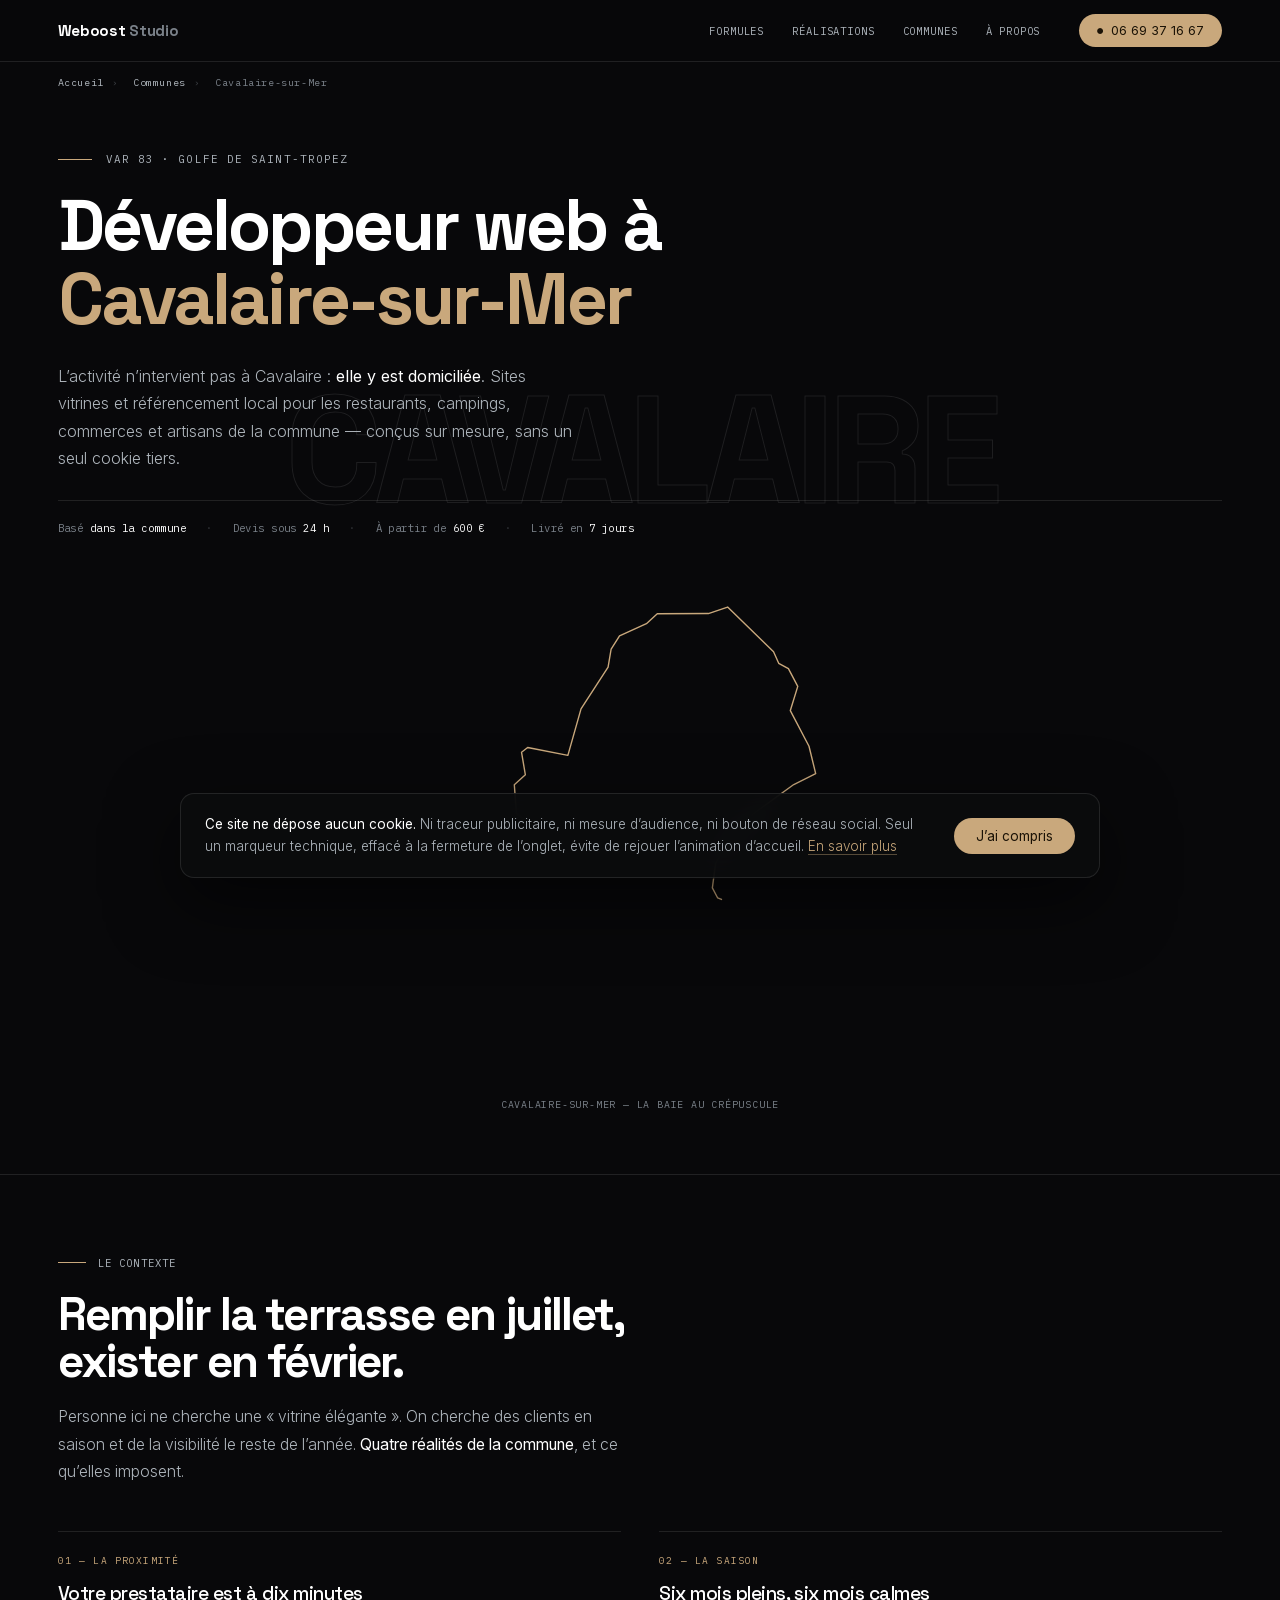
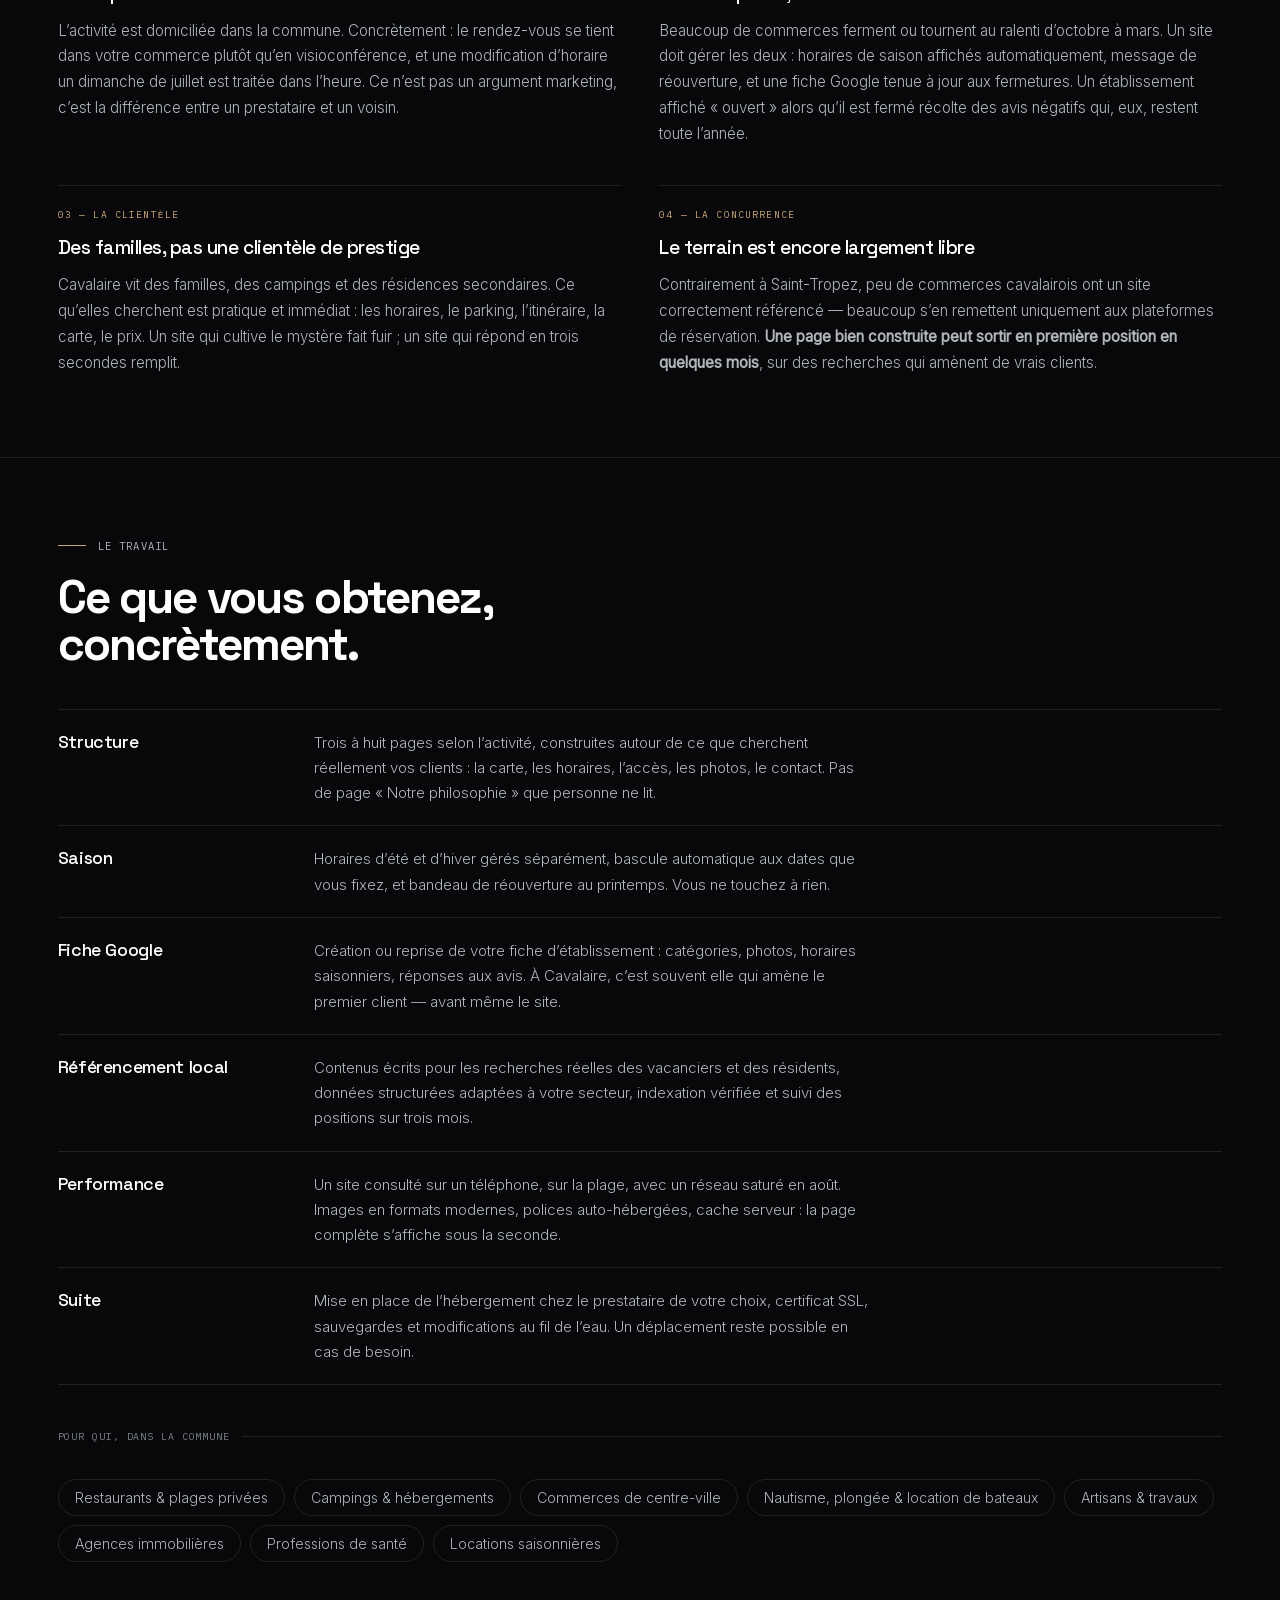
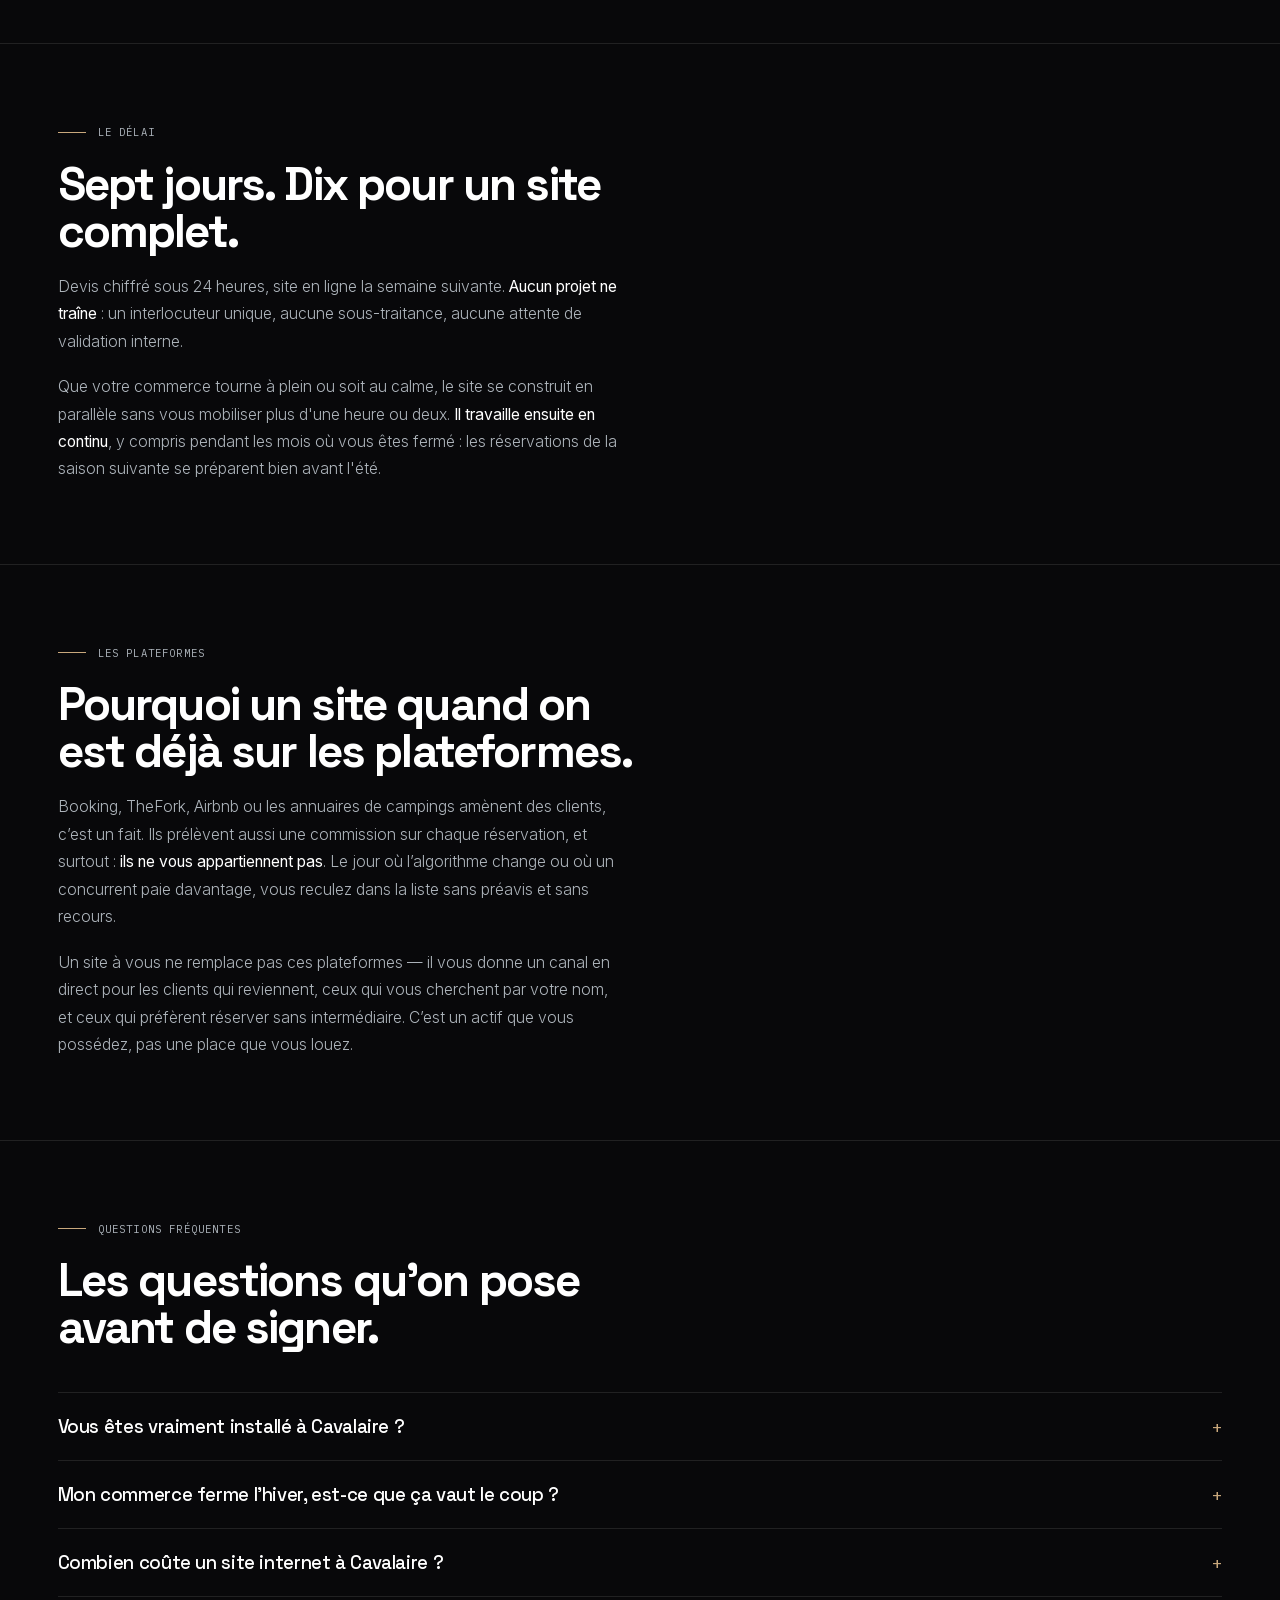
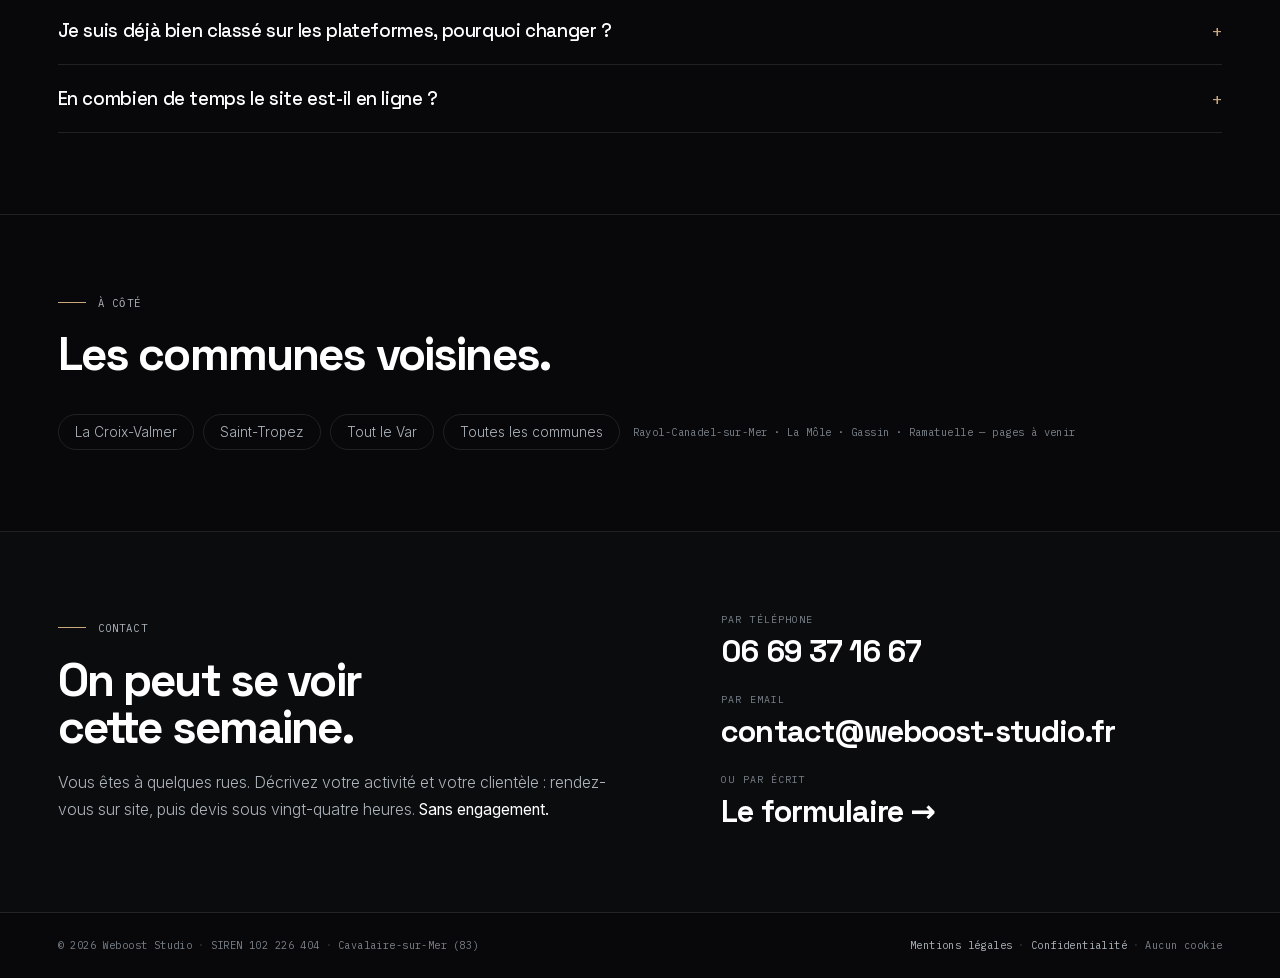
<file: creation-site-internet-cavalaire.html>
<!DOCTYPE html>
<html lang="fr">
<head>
<meta charset="UTF-8">
<meta name="viewport" content="width=device-width, initial-scale=1, viewport-fit=cover">
<meta name="theme-color" content="#08080A">
<link rel="icon" href="favicon.ico" sizes="32x32">
<link rel="icon" href="assets/img/favicon.svg" type="image/svg+xml">
<link rel="apple-touch-icon" href="assets/img/apple-touch-icon.png">
<link rel="manifest" href="site.webmanifest">

<title>Développeur web Cavalaire-sur-Mer — Site internet 83</title>
<meta name="description" content="Développeur web installé à Cavalaire-sur-Mer. Sites vitrines et référencement local pour les restaurants, campings et commerces du littoral. Devis gratuit sous 24 h.">
<link rel="canonical" href="https://www.weboost-studio.fr/creation-site-internet-cavalaire.html">
<meta property="og:type" content="website">
<meta property="og:title" content="Développeur web Cavalaire-sur-Mer — Site internet 83">
<meta property="og:description" content="Votre développeur web est installé dans la commune. Sites vitrines et référencement local pour les commerces de Cavalaire.">
<meta property="og:url" content="https://www.weboost-studio.fr/creation-site-internet-cavalaire.html">
<meta property="og:locale" content="fr_FR">

<link rel="preload" href="assets/fonts/space-grotesk-700.woff2" as="font" type="font/woff2" crossorigin>
<link rel="preload" href="assets/fonts/inter-300.woff2" as="font" type="font/woff2" crossorigin>
<style>
/* Polices auto-hébergées, réduites aux 125 glyphes du site. Aucune requête
   vers un tiers. font-display:swap affiche le texte immédiatement. */
@font-face{font-family:'Space Grotesk';font-style:normal;font-weight:500;font-display:swap;src:url(assets/fonts/space-grotesk-500.woff2) format('woff2')}
@font-face{font-family:'Space Grotesk';font-style:normal;font-weight:700;font-display:swap;src:url(assets/fonts/space-grotesk-700.woff2) format('woff2')}
@font-face{font-family:'Inter';font-style:normal;font-weight:300;font-display:swap;src:url(assets/fonts/inter-300.woff2) format('woff2')}
@font-face{font-family:'Inter';font-style:normal;font-weight:400;font-display:swap;src:url(assets/fonts/inter-400.woff2) format('woff2')}
@font-face{font-family:'IBM Plex Mono';font-style:normal;font-weight:400;font-display:swap;src:url(assets/fonts/ibm-plex-mono-400.woff2) format('woff2')}
</style>

<link rel="stylesheet" href="assets/css/site.css">
</head>
<body>

<div class="page">

<div class="wm-rail" aria-hidden="true"></div>

<header class="nav is-on" id="nav">
  <a class="nav__brand" href="index.html">Weboost <i>Studio</i></a>
  <nav class="nav__links" aria-label="Navigation principale">
    <a href="index.html#formules">Formules</a>
    <a href="index.html#realisations">Réalisations</a>
    <a href="index.html#villes">Communes</a>
    <a href="index.html#a-propos">À propos</a>
  </nav>
  <a class="nav__tel" href="tel:+33669371667">
    <span aria-hidden="true">●</span> 06 69 37 16 67
  </a>
  <button class="nav__burger" id="nav-burger" type="button"
          aria-expanded="false" aria-controls="nav-menu" aria-label="Ouvrir le menu">
    <span></span><span></span>
  </button>
</header>

<div class="navmenu" id="nav-menu" hidden>
  <a href="index.html#formules">Formules</a>
  <a href="index.html#realisations">Réalisations</a>
  <a href="index.html#villes">Communes</a>
  <a href="index.html#a-propos">À propos</a>
  <a href="index.html#contact">Contact</a>
  <a class="navmenu__tel" href="tel:+33669371667">06 69 37 16 67</a>
</div>

<p class="crumb">
  <a href="index.html">Accueil</a><span>›</span>
  <a href="index.html#villes">Communes</a><span>›</span>
  Cavalaire-sur-Mer
</p>

<div class="wmwrap">
  <div class="wm" aria-hidden="true"><b>Cavalaire</b></div>
<div class="vhero">
  <div>
    <p class="eyebrow">Var 83 · Golfe de Saint-Tropez</p>
    <h1>Développeur web à <em>Cavalaire-sur-Mer</em></h1>
    <p class="vhero__sub">
      L’activité n’intervient pas à Cavalaire : <b>elle y est domiciliée</b>.
      Sites vitrines et référencement local pour les restaurants, campings,
      commerces et artisans de la commune — conçus sur mesure, sans
      un seul cookie tiers.
    </p>
    <p class="facts">
      <span>Basé <b>dans la commune</b></span><span class="sep">·</span>
      <span>Devis sous <b>24 h</b></span><span class="sep">·</span>
      <span>À partir de <b>600 €</b></span><span class="sep">·</span>
      <span>Livré en <b>7 jours</b></span>
    </p>
  </div>
</div>

<div class="vshape" id="vshape">
  <figure class="shape" id="shape">
    <svg viewBox="0 0 212.1 264.4" fill="none" role="img"
         aria-label="La baie de Cavalaire-sur-Mer au crépuscule, découpée dans le contour de la commune">
      <defs>
        <clipPath id="stClip"><path d="M44.9,125.7 41.0,122.4 39.9,107.4 45.7,102.2 43.7,90.4 46.9,87.9 68.0,92.0 74.9,67.6 89.1,45.7 90.7,36.2 95.1,29.3 109.2,22.9 114.9,17.7 141.7,17.6 151.8,14.2 175.9,37.6 178.6,43.7 183.7,46.5 188.6,55.8 184.7,68.5 194.5,87.2 198.0,101.6 186.5,107.3 165.6,122.4 152.2,136.8 145.5,148.7 143.8,161.5 146.6,166.8 161.4,172.4 160.9,178.1 146.8,189.2 151.3,194.7 145.3,200.2 131.0,191.9 125.4,196.0 115.6,189.4 104.0,193.9 99.1,198.3 97.5,205.6 87.6,209.0 78.7,218.7 70.8,219.4 67.3,233.8 51.3,230.6 45.8,232.0 44.9,237.9 37.5,238.7 32.4,242.0 32.2,249.9 17.5,250.3 14.2,242.6 16.1,230.6 20.0,215.3 23.2,210.3 28.9,185.3 35.2,173.1 36.3,165.3 32.1,154.3 33.6,144.9 44.9,125.7Z"/></clipPath>
        <!-- Le volet qui découvre la photo dans la commune : suit le scroll -->
        <clipPath id="stWipe"><rect id="stRect" x="0" y="264.4" width="212.1" height="0"/></clipPath>
        <!-- Le cadre complet, révélé une fois la commune remplie -->
        <clipPath id="stFrame"><rect x="0" y="0" width="212.1" height="264.4" rx="10"/></clipPath>
        <linearGradient id="stVeil" x1="0" y1="0" x2="0" y2="1">
          <stop offset="0" stop-color="#08080A" stop-opacity=".05"/>
          <stop offset="1" stop-color="#08080A" stop-opacity=".45"/>
        </linearGradient>
        <!-- La photo n'est encodée qu'une fois : les deux couches la réutilisent -->
        <image id="stPhoto" href="assets/img/cavalaire-900.webp"
               x="0" y="0" width="212.1" height="264.4" preserveAspectRatio="xMidYMid slice"/>
      </defs>

      <g clip-path="url(#stClip)">
        <g clip-path="url(#stWipe)">
          <use href="#stPhoto"/>
          <rect class="shape__veil" x="0" y="0" width="212.1" height="264.4"/>
        </g>
        <rect class="shape__edge" id="stEdge" x="0" y="264.4" width="212.1" height=".8"/>
      </g>

      <g class="shape__full" id="stFull" clip-path="url(#stFrame)">
        <use href="#stPhoto"/>
        <rect class="shape__veil" x="0" y="0" width="212.1" height="264.4"/>
      </g>

      <path class="shape__line" d="M44.9,125.7 41.0,122.4 39.9,107.4 45.7,102.2 43.7,90.4 46.9,87.9 68.0,92.0 74.9,67.6 89.1,45.7 90.7,36.2 95.1,29.3 109.2,22.9 114.9,17.7 141.7,17.6 151.8,14.2 175.9,37.6 178.6,43.7 183.7,46.5 188.6,55.8 184.7,68.5 194.5,87.2 198.0,101.6 186.5,107.3 165.6,122.4 152.2,136.8 145.5,148.7 143.8,161.5 146.6,166.8 161.4,172.4 160.9,178.1 146.8,189.2 151.3,194.7 145.3,200.2 131.0,191.9 125.4,196.0 115.6,189.4 104.0,193.9 99.1,198.3 97.5,205.6 87.6,209.0 78.7,218.7 70.8,219.4 67.3,233.8 51.3,230.6 45.8,232.0 44.9,237.9 37.5,238.7 32.4,242.0 32.2,249.9 17.5,250.3 14.2,242.6 16.1,230.6 20.0,215.3 23.2,210.3 28.9,185.3 35.2,173.1 36.3,165.3 32.1,154.3 33.6,144.9 44.9,125.7Z"/>
    </svg>
    <figcaption>Cavalaire-sur-Mer — la baie au crépuscule</figcaption>
  </figure>
</div>


<section>
  <p class="sec-eyebrow" data-reveal>Le contexte</p>
  <h2 data-reveal>Remplir la terrasse en juillet, exister en février.</h2>
  <p class="lede" data-reveal>
    Personne ici ne cherche une « vitrine élégante ». On cherche des clients en
    saison et de la visibilité le reste de l’année. <b>Quatre réalités de la
    commune</b>, et ce qu’elles imposent.
  </p>

  <div class="pts">
    <div class="pt-item" data-reveal>
      <span>01 — La proximité</span>
      <h3>Votre prestataire est à dix minutes</h3>
      <p>L’activité est domiciliée dans la commune. Concrètement : le rendez-vous se
        tient dans votre commerce plutôt qu’en visioconférence, et une
        modification d’horaire un dimanche de juillet est traitée dans l’heure. Ce n’est pas un argument marketing, c’est la
        différence entre un prestataire et un voisin.</p>
    </div>
    <div class="pt-item" data-reveal>
      <span>02 — La saison</span>
      <h3>Six mois pleins, six mois calmes</h3>
      <p>Beaucoup de commerces ferment ou tournent au ralenti d’octobre à mars.
        Un site doit gérer les deux : horaires de saison affichés
        automatiquement, message de réouverture, et une fiche Google tenue à jour
        aux fermetures. Un établissement affiché « ouvert » alors qu’il est fermé
        récolte des avis négatifs qui, eux, restent toute l’année.</p>
    </div>
    <div class="pt-item" data-reveal>
      <span>03 — La clientèle</span>
      <h3>Des familles, pas une clientèle de prestige</h3>
      <p>Cavalaire vit des familles, des campings et des résidences secondaires.
        Ce qu’elles cherchent est pratique et immédiat : les horaires, le
        parking, l’itinéraire, la carte, le prix. Un site qui cultive le mystère
        fait fuir ; un site qui répond en trois secondes remplit.</p>
    </div>
    <div class="pt-item" data-reveal>
      <span>04 — La concurrence</span>
      <h3>Le terrain est encore largement libre</h3>
      <p>Contrairement à Saint-Tropez, peu de commerces cavalairois ont un site
        correctement référencé — beaucoup s’en remettent uniquement aux
        plateformes de réservation. <b>Une page bien construite peut sortir en
        première position en quelques mois</b>, sur des recherches qui amènent de
        vrais clients.</p>
    </div>
  </div>
</section>

<section>
  <p class="sec-eyebrow" data-reveal>Le travail</p>
  <h2 data-reveal>Ce que vous obtenez, concrètement.</h2>

  <ul class="deliv">
    <li data-reveal><b>Structure</b>
      <p>Trois à huit pages selon l’activité, construites autour de ce que
        cherchent réellement vos clients : la carte, les horaires, l’accès, les
        photos, le contact. Pas de page « Notre philosophie » que personne ne
        lit.</p></li>
    <li data-reveal><b>Saison</b>
      <p>Horaires d’été et d’hiver gérés séparément, bascule automatique aux
        dates que vous fixez, et bandeau de réouverture au printemps. Vous ne
        touchez à rien.</p></li>
    <li data-reveal><b>Fiche Google</b>
      <p>Création ou reprise de votre fiche d’établissement : catégories, photos,
        horaires saisonniers, réponses aux avis. À Cavalaire, c’est souvent elle
        qui amène le premier client — avant même le site.</p></li>
    <li data-reveal><b>Référencement local</b>
      <p>Contenus écrits pour les recherches réelles des vacanciers et des
        résidents, données structurées adaptées à votre secteur, indexation
        vérifiée et suivi des positions sur trois mois.</p></li>
    <li data-reveal><b>Performance</b>
      <p>Un site consulté sur un téléphone, sur la plage, avec un réseau saturé
        en août. Images en formats modernes, polices auto-hébergées, cache
        serveur : la page complète s’affiche sous la seconde.</p></li>
    <li data-reveal><b>Suite</b>
      <p>Mise en place de l’hébergement chez le prestataire de votre choix,
        certificat SSL, sauvegardes et modifications au fil de l’eau. Un déplacement reste possible en cas de besoin.</p></li>
  </ul>

  <p class="qz-lab" data-reveal>Pour qui, dans la commune</p>
  <ul class="tags" data-reveal>
    <li>Restaurants &amp; plages privées</li>
    <li>Campings &amp; hébergements</li>
    <li>Commerces de centre-ville</li>
    <li>Nautisme, plongée &amp; location de bateaux</li>
    <li>Artisans &amp; travaux</li>
    <li>Agences immobilières</li>
    <li>Professions de santé</li>
    <li>Locations saisonnières</li>
  </ul>
</section>

<section>
  <p class="sec-eyebrow" data-reveal>Le délai</p>
  <h2 data-reveal>Sept jours. Dix pour un site complet.</h2>
  <p class="lede" data-reveal>
    Devis chiffré sous 24 heures, site en ligne la semaine suivante.
    <b>Aucun projet ne traîne</b> : un interlocuteur unique, aucune
    sous-traitance, aucune attente de validation interne.
  </p>
  <p class="lede" data-reveal>
    Que votre commerce tourne à plein ou soit au calme, le site se construit en
    parallèle sans vous mobiliser plus d'une heure ou deux. <b>Il travaille
    ensuite en continu</b>, y compris pendant les mois où vous êtes fermé :
    les réservations de la saison suivante se préparent bien avant l'été.
  </p>
</section>

<section>
  <p class="sec-eyebrow" data-reveal>Les plateformes</p>
  <h2 data-reveal>Pourquoi un site quand on est déjà sur les plateformes.</h2>
  <p class="lede" data-reveal>
    Booking, TheFork, Airbnb ou les annuaires de campings amènent des clients,
    c’est un fait. Ils prélèvent aussi une commission sur chaque réservation, et
    surtout : <b>ils ne vous appartiennent pas</b>. Le jour où l’algorithme
    change ou où un concurrent paie davantage, vous reculez dans la liste sans
    préavis et sans recours.
  </p>
  <p class="lede" data-reveal>
    Un site à vous ne remplace pas ces plateformes — il vous donne un canal en
    direct pour les clients qui reviennent, ceux qui vous cherchent par votre
    nom, et ceux qui préfèrent réserver sans intermédiaire. C’est un actif que
    vous possédez, pas une place que vous louez.
  </p>
</section>

<section>
  <p class="sec-eyebrow" data-reveal>Questions fréquentes</p>
  <h2 data-reveal>Les questions qu’on pose avant de signer.</h2>

  <div class="faq" data-reveal>
    <details>
      <summary>Vous êtes vraiment installé à Cavalaire ?</summary>
      <p>Oui, l’entreprise y est domiciliée — SIREN 102 226 404. L’activité y est
        domiciliée : les rues, la saison et le tissu commercial local sont connus
        de longue date. On se rencontre chez vous, pas dans un bureau.</p>
    </details>
    <details>
      <summary>Mon commerce ferme l’hiver, est-ce que ça vaut le coup ?</summary>
      <p>Oui, et c’est même l’intérêt : le site travaille pendant que le commerce
        est fermé. Les vacanciers préparent leurs séjours plusieurs mois à
        l’avance, et une fiche Google à jour continue de capter les recherches
        toute l’année. Mis en ligne aujourd’hui, il aura pris ses positions bien
        avant la réouverture.</p>
    </details>
    <details>
      <summary>Combien coûte un site internet à Cavalaire ?</summary>
      <p>À partir de 600 € pour un site vitrine de trois pages, 1 300 € pour un
        site de cinq pages avec référencement local. Le tarif dépend du périmètre,
        jamais de la commune. Devis gratuit, sans engagement, sous 24 heures.</p>
    </details>
    <details>
      <summary>Je suis déjà bien classé sur les plateformes, pourquoi changer ?</summary>
      <p>Vous ne changez rien : vous ajoutez un canal que vous maîtrisez. Les
        plateformes restent utiles pour capter de nouveaux clients ; le site sert
        à garder ceux qui reviennent, sans commission sur chaque réservation.</p>
    </details>
    <details>
      <summary>En combien de temps le site est-il en ligne ?</summary>
      <p>Sept jours pour un site Starter, dix pour un Business, à compter du premier rendez-vous,
        selon la disponibilité de vos contenus — photos et textes sont
        généralement ce qui prend le plus de temps. À défaut, leur production est prise en
        charge.</p>
    </details>
  </div>
</section>

<section>
  <p class="sec-eyebrow" data-reveal>À côté</p>
  <h2 data-reveal>Les communes voisines.</h2>
  <div class="near" data-reveal>
    <a href="creation-site-internet-la-croix-valmer.html">La Croix-Valmer</a>
    <a href="creation-site-internet-saint-tropez.html">Saint-Tropez</a>
    <a href="developpeur-web-var.html">Tout le Var</a>
    <a href="index.html#villes">Toutes les communes</a>
    <span class="near__soon">Rayol-Canadel-sur-Mer · La Môle · Gassin · Ramatuelle — pages à venir</span>
  </div>
</section>

</div><!-- /.wmwrap -->

<section class="cta">
  <div>
    <p class="sec-eyebrow" data-reveal>Contact</p>
    <h2 data-reveal>On peut se voir cette semaine.</h2>
    <p class="lede" data-reveal>
      Vous êtes à quelques rues. Décrivez votre activité et votre clientèle :
      rendez-vous sur site, puis devis sous vingt-quatre heures.
      <b>Sans engagement.</b>
    </p>
  </div>
  <div class="cta__side" data-reveal>
    <a class="big-link" href="tel:+33669371667"><small>Par téléphone</small>06 69 37 16 67</a>
    <a class="big-link" href="mailto:contact@weboost-studio.fr"><small>Par email</small>contact@weboost-studio.fr</a>
    <a class="big-link" href="index.html#contact"><small>Ou par écrit</small>Le formulaire →</a>
  </div>
</section>

<footer>
  <p>© 2026 Weboost Studio<span class="sep">·</span>SIREN 102 226 404<span class="sep">·</span>Cavalaire-sur-Mer (83)</p>
  <p><a href="mentions-legales.html">Mentions légales</a><span class="sep">·</span><a href="politique-confidentialite.html">Confidentialité</a><span class="sep">·</span>Aucun cookie</p>
</footer>

</div><!-- /.page -->

<aside class="cook" id="cook" hidden>
  <p class="cook__txt">
    <b>Ce site ne dépose aucun cookie.</b> Ni traceur publicitaire, ni mesure
    d’audience, ni bouton de réseau social. Seul un marqueur technique, effacé
    à la fermeture de l’onglet, évite de rejouer l’animation d’accueil.
    <a href="politique-confidentialite.html">En savoir plus</a>
  </p>
  <button class="cook__ok" id="cook-ok" type="button">J’ai compris</button>
</aside>

<script type="application/ld+json">
{
  "@context":"https://schema.org",
  "@graph":[
    {
      "@type":"ProfessionalService",
      "@id":"https://www.weboost-studio.fr/#studio",
      "name":"Weboost Studio",
      "description":"Création de sites internet et référencement local dans le golfe de Saint-Tropez.",
      "url":"https://www.weboost-studio.fr",
      "telephone":"+33669371667",
      "email":"contact@weboost-studio.fr",
      "priceRange":"€€",
      "address":{"@type":"PostalAddress","addressLocality":"Cavalaire-sur-Mer","postalCode":"83240","addressRegion":"Var","addressCountry":"FR"},
      "areaServed":[
        {"@type":"City","name":"Cavalaire-sur-Mer"},
        {"@type":"City","name":"La Croix-Valmer"},
        {"@type":"City","name":"Rayol-Canadel-sur-Mer"},
        {"@type":"City","name":"La Môle"},
        {"@type":"City","name":"Gassin"},
        {"@type":"City","name":"Ramatuelle"}
      ],
      "knowsLanguage":["fr","en"]
    },
    {
      "@type":"WebPage",
      "@id":"https://www.weboost-studio.fr/creation-site-internet-cavalaire.html",
      "name":"Développeur web Cavalaire-sur-Mer (83) — Création de site internet",
      "about":{"@type":"City","name":"Cavalaire-sur-Mer"},
      "isPartOf":{"@id":"https://www.weboost-studio.fr/#studio"}
    },
    {
      "@type":"BreadcrumbList",
      "itemListElement":[
        {"@type":"ListItem","position":1,"name":"Accueil","item":"https://www.weboost-studio.fr/"},
        {"@type":"ListItem","position":2,"name":"Communes","item":"https://www.weboost-studio.fr/#villes"},
        {"@type":"ListItem","position":3,"name":"Cavalaire-sur-Mer"}
      ]
    },
    {
      "@type":"FAQPage",
      "mainEntity":[
        {"@type":"Question","name":"Êtes-vous vraiment installé à Cavalaire ?","acceptedAnswer":{"@type":"Answer","text":"Oui, l'entreprise est domiciliée à Cavalaire-sur-Mer, SIREN 102 226 404. Le premier rendez-vous se fait dans votre commerce."}},
        {"@type":"Question","name":"Mon commerce ferme l'hiver, est-ce que ça vaut le coup ?","acceptedAnswer":{"@type":"Answer","text":"Oui, et c'est même l'intérêt : le site travaille pendant que le commerce est fermé. Les vacanciers préparent leurs séjours plusieurs mois à l'avance, et la fiche Google capte les recherches toute l'année."}},
        {"@type":"Question","name":"Combien coûte un site internet à Cavalaire ?","acceptedAnswer":{"@type":"Answer","text":"À partir de 600 € pour un site de trois pages, autour de 1 300 € pour un site complet avec référencement local. Devis gratuit sous 24 heures."}},
        {"@type":"Question","name":"Je suis déjà sur les plateformes de réservation, pourquoi un site ?","acceptedAnswer":{"@type":"Answer","text":"Les plateformes prélèvent une commission sur chaque réservation et ne vous appartiennent pas. Un site vous donne un canal direct pour les clients qui reviennent."}},
        {"@type":"Question","name":"En combien de temps le site est-il en ligne ?","acceptedAnswer":{"@type":"Answer","text":"Sept jours pour un site Starter, dix pour un Business, à compter du premier rendez-vous, selon la disponibilité des photos et des textes."}}
      ]
    }
  ]
}
</script>

<script>
/* Révélation au scroll + tracé du contour. Aucune dépendance : cette page
   doit rester légère, c'est elle qui porte l'argument de la performance. */
(() => {
  'use strict';
  if (matchMedia('(prefers-reduced-motion:reduce)').matches) return;

  const io = new IntersectionObserver((es, o) => {
    es.forEach(e => { if (e.isIntersecting){ e.target.classList.add('is-in'); o.unobserve(e.target); } });
  }, { threshold:.12, rootMargin:'0px 0px -5% 0px' });
  document.querySelectorAll('[data-reveal]').forEach(el => {
    el.classList.add('is-armed');
    io.observe(el);
  });

  const shape = document.getElementById('shape');
  if (!shape) return;
  const path = shape.querySelector('.shape__line');

  /* getTotalLength() peut renvoyer 0 tant que le tracé n'est pas mesuré.
     Un dasharray à 0 donne un trait plein : le contour apparaît d'un bloc
     au lieu de se dessiner. On réessaie tant que la longueur est nulle,
     avec une limite pour ne jamais boucler indéfiniment. */
  let tries = 0;
  const arm = () => {
    const len = path.getTotalLength();
    if (!len && tries++ < 60){ requestAnimationFrame(arm); return; }
    if (len) path.style.setProperty('--len', len.toFixed(0));
    shape.classList.add('is-armed');
    /* Le tracé est dans le hero : il démarre à la frame suivante, sans
       attendre un observateur qui dépendrait de la taille du contour. */
    requestAnimationFrame(() => shape.classList.add('is-on'));
  };
  arm();

  /* ── Progression de lecture ──
     Une seule variable CSS pilote le remplissage du filigrane et le rail.
     Écrite sur <html> : aucun accès au DOM des éléments à chaque frame. */
  const root = document.documentElement;
  let tick = false;

  const prog = () => {
    tick = false;
    const h = root.scrollHeight - innerHeight;
    const p = h > 0 ? Math.min(1, Math.max(0, scrollY / h)) : 0;
    root.style.setProperty('--p', (p * 100).toFixed(2) + '%');
  };
  /* Remplissage de la photo dans le contour communal. La plage est courte —
     un peu plus d'un demi-écran — pour que la forme soit pleine alors que le
     hero est encore visible. */
  const wipe = document.getElementById('stRect');
  const edge = document.getElementById('stEdge');
  const fig  = document.getElementById('shape');
  const SH = 264.4;
  const full = document.getElementById('stFull');
  /* Deux phases sur une seule course : la commune se remplit, puis le
     cadre s'ouvre et découvre la photo entière. Sans la seconde phase,
     une bonne moitié de l'image restait invisible. */
  const fill = () => {
    if (!wipe) return;
    /* Progression calée sur la position de la bande : elle commence à se
       remplir quand elle entre par le bas et finit avant de sortir en haut. */
    const band = document.getElementById('vshape');
    let t = 0;
    if (band){
      /* Le départ se calcule sur la position de la bande DANS LE DOCUMENT,
         jamais sur sa position à l'écran : la bande étant déjà partiellement
         visible au chargement, une mesure à l'écran ferait démarrer le
         remplissage avant tout défilement. Ici, t vaut 0 tant que la page
         n'a pas bougé. */
      const top   = band.getBoundingClientRect().top + scrollY;
      const start = Math.max(0, top - innerHeight * 0.85);
      t = Math.min(1, Math.max(0, (scrollY - start) / (innerHeight * 0.95)));
    }
    const p  = Math.min(1, t / 0.48);
    const p2 = Math.min(1, Math.max(0, (t - 0.56) / 0.44));
    if (full) full.style.opacity = p2.toFixed(3);
    wipe.setAttribute('y', (SH * (1 - p)).toFixed(2));
    wipe.setAttribute('height', (SH * p).toFixed(2));
    if (edge) edge.setAttribute('y', (SH * (1 - p) - 0.4).toFixed(2));
    if (fig) fig.classList.toggle('is-filling', p > 0.01 && p < 0.995);
  };

  addEventListener('scroll', () => { if (!tick){ tick = true; requestAnimationFrame(() => { prog(); fill(); }); } },
                   { passive:true });
  addEventListener('resize', () => { prog(); fill(); }, { passive:true });
  prog(); fill();
})();

/* ───────── MENU (pages intérieures) ─────────
   La barre est déjà visible : seul le menu au doigt a besoin d'un script. */
(() => {
  const burger = document.getElementById('nav-burger');
  const menu = document.getElementById('nav-menu');
  if (!burger || !menu) return;
  let ouvert = false;
  const bascule = etat => {
    ouvert = etat;
    burger.setAttribute('aria-expanded', etat ? 'true' : 'false');
    burger.setAttribute('aria-label', etat ? 'Fermer le menu' : 'Ouvrir le menu');
    document.body.style.overflow = etat ? 'hidden' : '';
    if (etat){ menu.hidden = false; requestAnimationFrame(() => menu.classList.add('is-on')); }
    else { menu.classList.remove('is-on'); setTimeout(() => { if (!ouvert) menu.hidden = true; }, 400); }
  };
  burger.addEventListener('click', () => bascule(!ouvert));
  menu.addEventListener('click', e => { if (e.target.tagName === 'A') bascule(false); });
  addEventListener('keydown', e => { if (e.key === 'Escape' && ouvert) bascule(false); });
})();

/* ───────── BANDEAU D'INFORMATION ─────────
   Affiché une fois, puis mémorisé. Le choix est conservé dans le stockage
   local — c'est la seule donnée du site, et elle ne sert qu'à ça. */
(() => {
  const el = document.getElementById('cook');
  const ok = document.getElementById('cook-ok');
  if (!el || !ok) return;
  let vu = false;
  try { vu = localStorage.getItem('wb_info') === '1'; } catch {}
  if (vu) return;
  /* Après l'intro, pour ne pas encombrer l'arrivée */
  setTimeout(() => {
    el.hidden = false;
    requestAnimationFrame(() => el.classList.add('is-on'));
  }, 1200);
  ok.addEventListener('click', () => {
    el.classList.remove('is-on');
    setTimeout(() => { el.hidden = true; }, 600);
    try { localStorage.setItem('wb_info', '1'); } catch {}
  });
})();
</script>
</body>
</html>
</file>
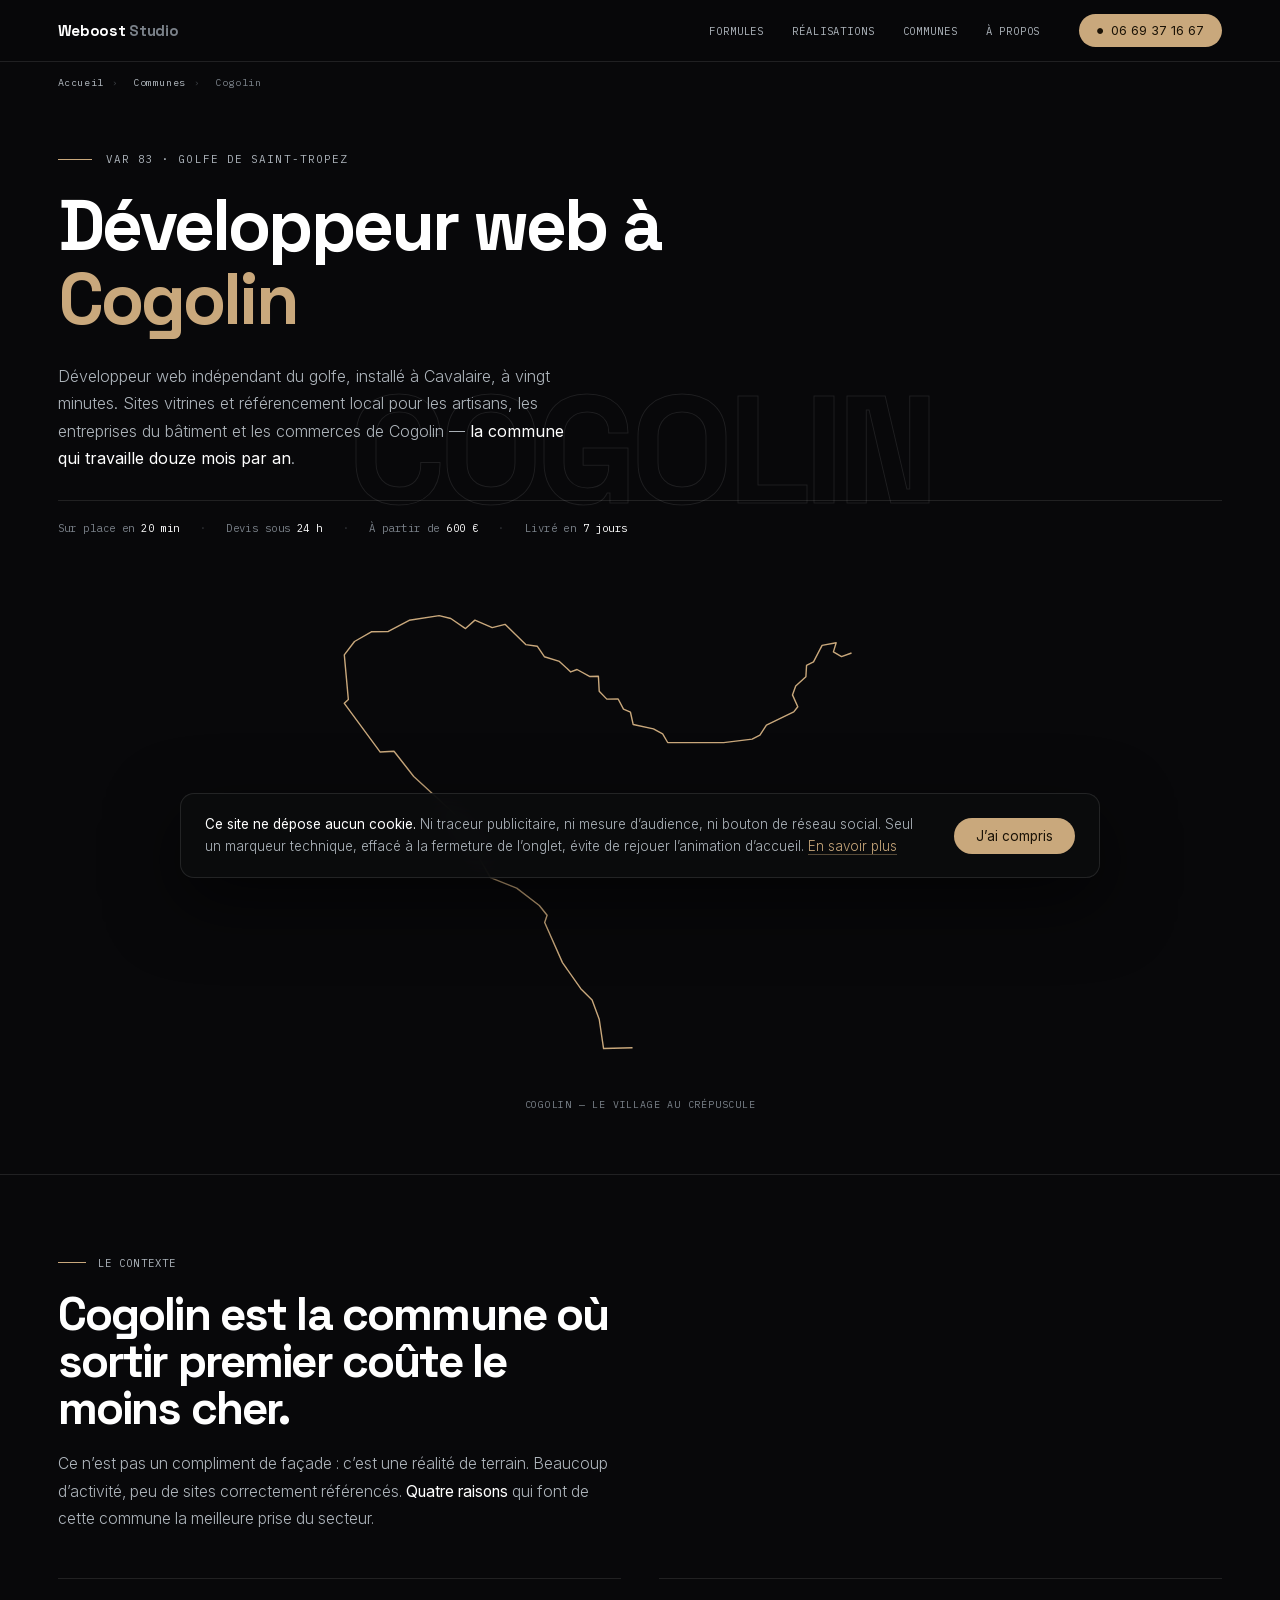
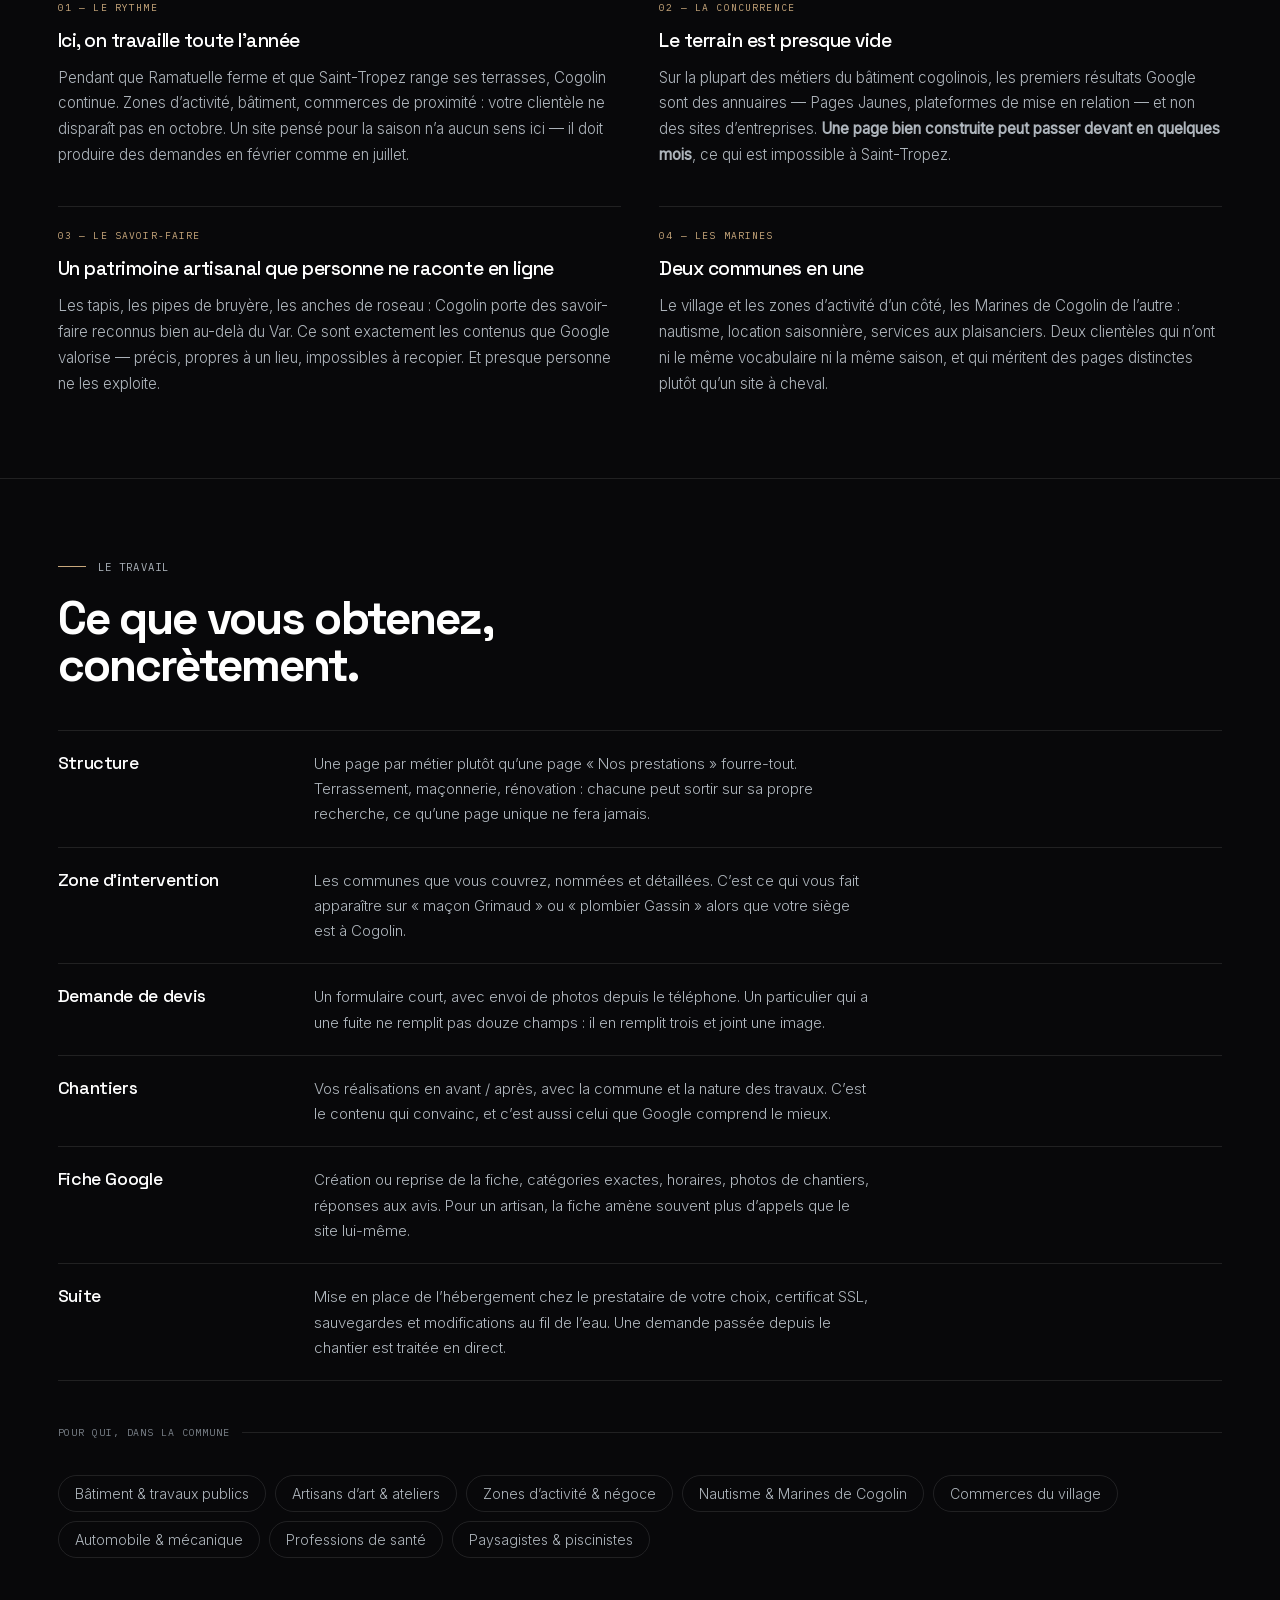
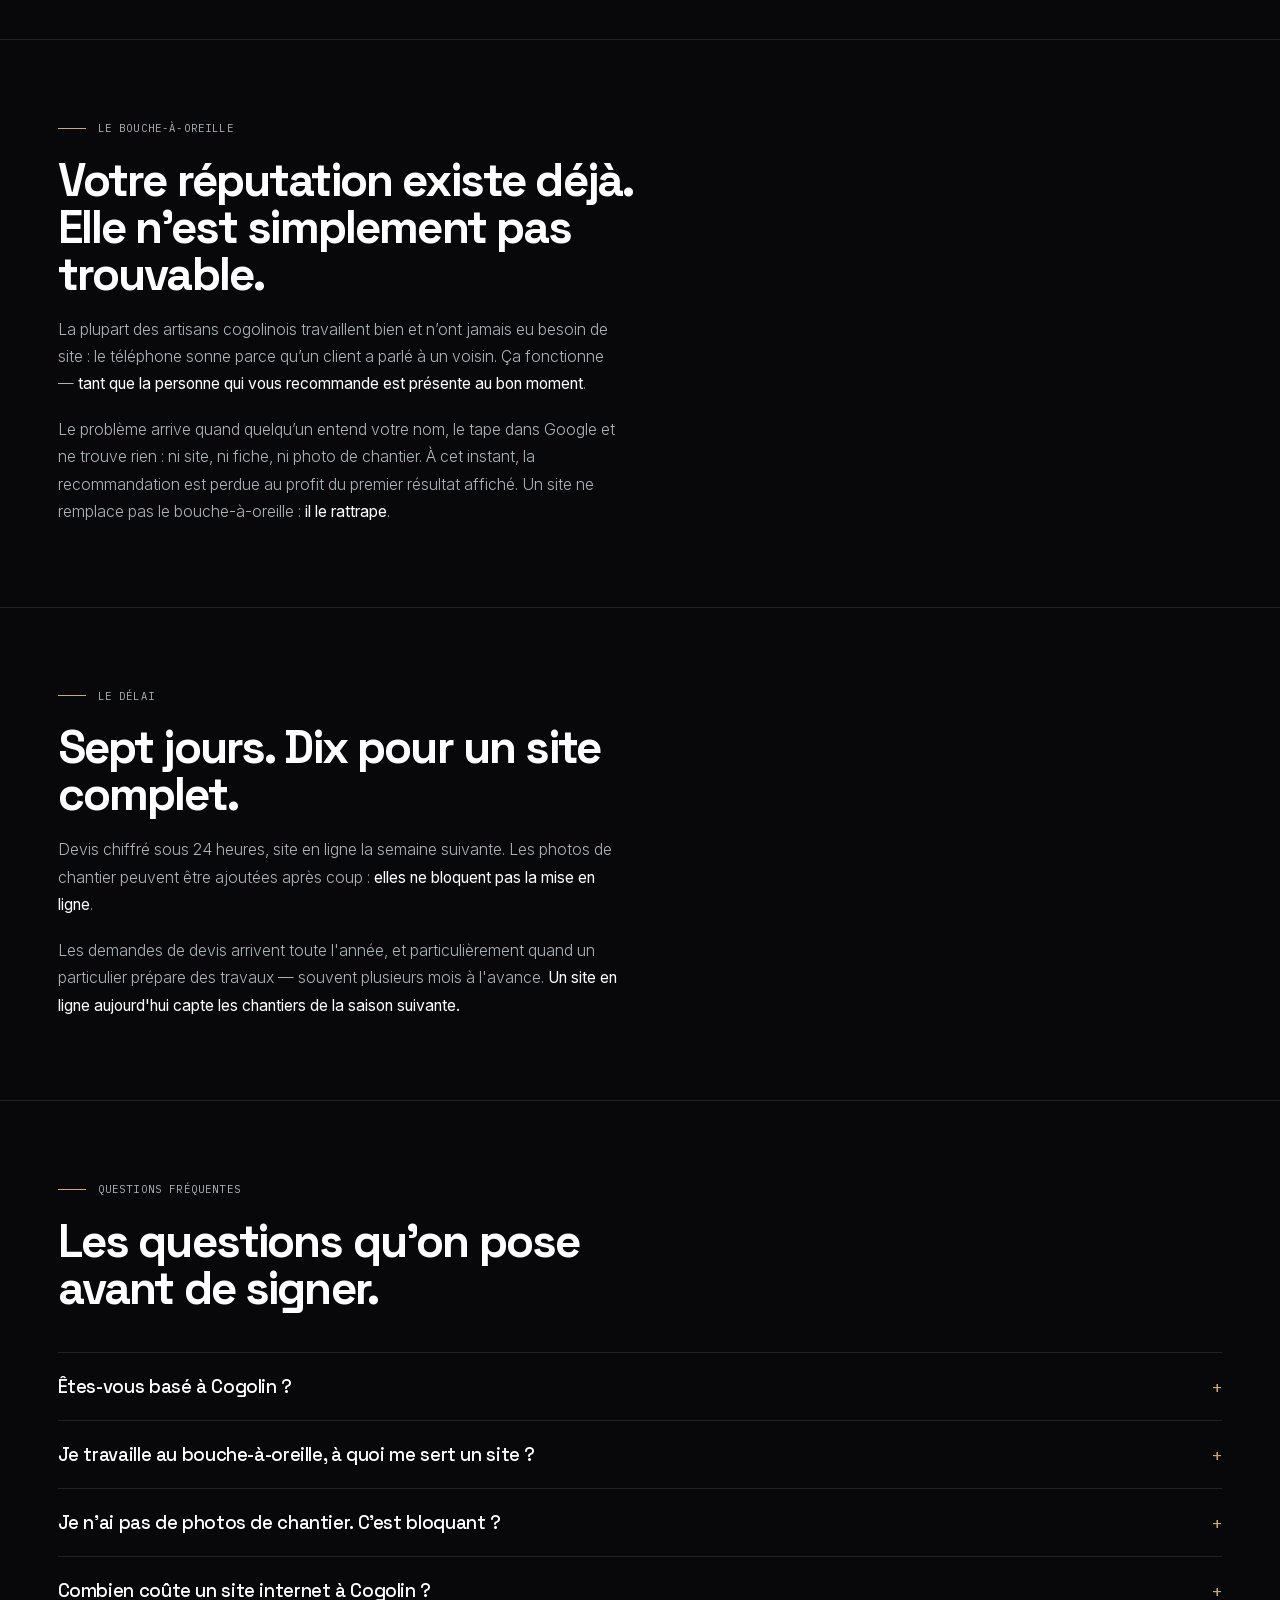
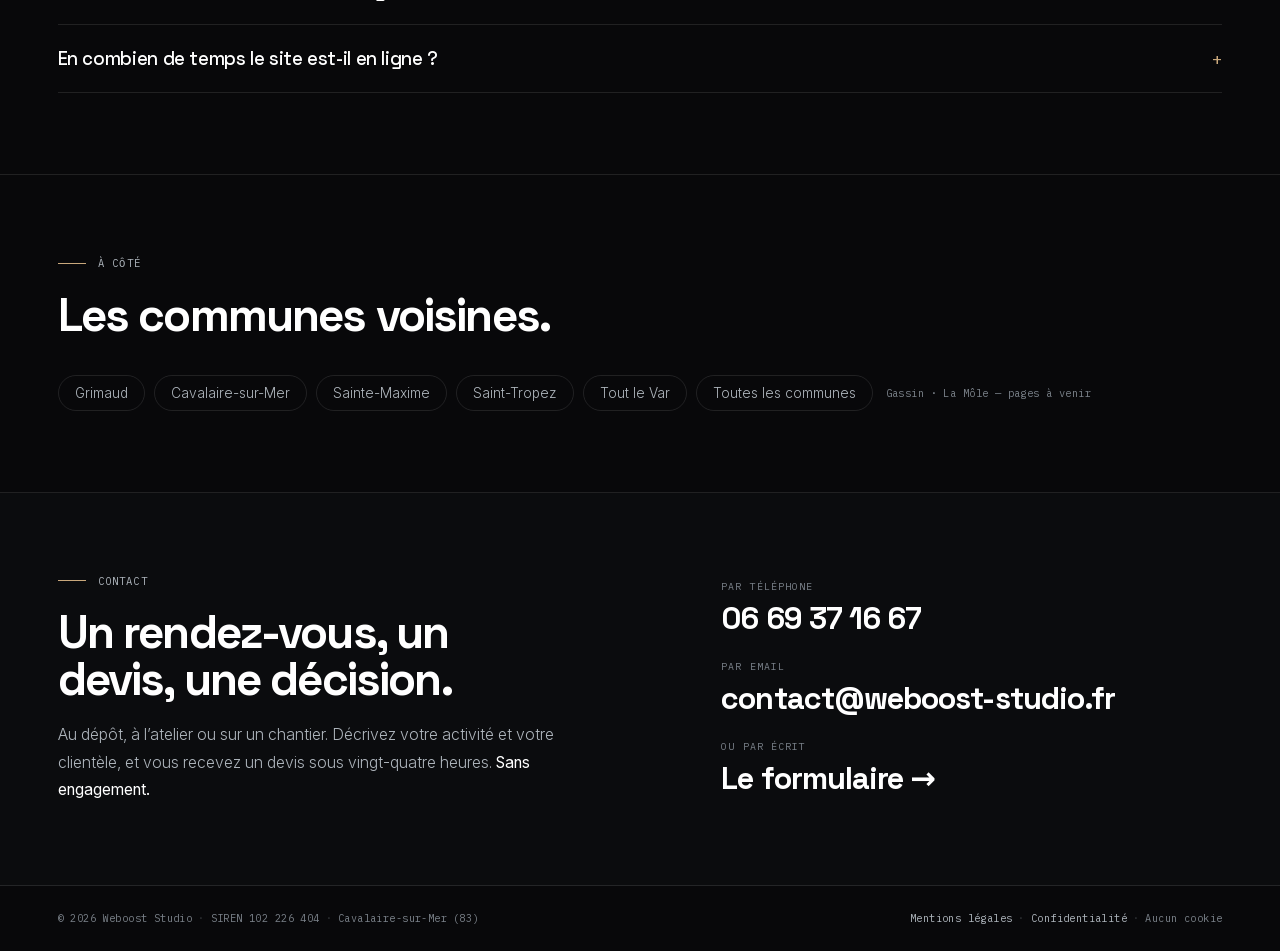
<file: creation-site-internet-cogolin.html>
<!DOCTYPE html>
<html lang="fr">
<head>
<meta charset="UTF-8">
<meta name="viewport" content="width=device-width, initial-scale=1, viewport-fit=cover">
<meta name="theme-color" content="#08080A">
<link rel="icon" href="favicon.ico" sizes="32x32">
<link rel="icon" href="assets/img/favicon.svg" type="image/svg+xml">
<link rel="apple-touch-icon" href="assets/img/apple-touch-icon.png">
<link rel="manifest" href="site.webmanifest">

<title>Développeur web Cogolin — Création site internet 83</title>
<meta name="description" content="Création de site internet à Cogolin pour artisans, BTP et commerces. Référencement local, pages métier et demande de devis en ligne. Développeur indépendant du golfe.">
<link rel="canonical" href="https://www.weboost-studio.fr/creation-site-internet-cogolin.html">
<meta property="og:type" content="website">
<meta property="og:title" content="Développeur web Cogolin — Création site internet 83">
<meta property="og:description" content="La commune qui travaille douze mois par an, et la plus facile à gagner du golfe. Sites et référencement local pour les artisans de Cogolin.">
<meta property="og:url" content="https://www.weboost-studio.fr/creation-site-internet-cogolin.html">
<meta property="og:locale" content="fr_FR">

<link rel="preload" href="assets/fonts/space-grotesk-700.woff2" as="font" type="font/woff2" crossorigin>
<link rel="preload" href="assets/fonts/inter-300.woff2" as="font" type="font/woff2" crossorigin>
<style>
/* Polices auto-hébergées, réduites aux 125 glyphes du site. Aucune requête
   vers un tiers. font-display:swap affiche le texte immédiatement. */
@font-face{font-family:'Space Grotesk';font-style:normal;font-weight:500;font-display:swap;src:url(assets/fonts/space-grotesk-500.woff2) format('woff2')}
@font-face{font-family:'Space Grotesk';font-style:normal;font-weight:700;font-display:swap;src:url(assets/fonts/space-grotesk-700.woff2) format('woff2')}
@font-face{font-family:'Inter';font-style:normal;font-weight:300;font-display:swap;src:url(assets/fonts/inter-300.woff2) format('woff2')}
@font-face{font-family:'Inter';font-style:normal;font-weight:400;font-display:swap;src:url(assets/fonts/inter-400.woff2) format('woff2')}
@font-face{font-family:'IBM Plex Mono';font-style:normal;font-weight:400;font-display:swap;src:url(assets/fonts/ibm-plex-mono-400.woff2) format('woff2')}
</style>

<link rel="stylesheet" href="assets/css/site.css">
</head>
<body>

<div class="page">

<div class="wm-rail" aria-hidden="true"></div>

<header class="nav is-on" id="nav">
  <a class="nav__brand" href="index.html">Weboost <i>Studio</i></a>
  <nav class="nav__links" aria-label="Navigation principale">
    <a href="index.html#formules">Formules</a>
    <a href="index.html#realisations">Réalisations</a>
    <a href="index.html#villes">Communes</a>
    <a href="index.html#a-propos">À propos</a>
  </nav>
  <a class="nav__tel" href="tel:+33669371667">
    <span aria-hidden="true">●</span> 06 69 37 16 67
  </a>
  <button class="nav__burger" id="nav-burger" type="button"
          aria-expanded="false" aria-controls="nav-menu" aria-label="Ouvrir le menu">
    <span></span><span></span>
  </button>
</header>

<div class="navmenu" id="nav-menu" hidden>
  <a href="index.html#formules">Formules</a>
  <a href="index.html#realisations">Réalisations</a>
  <a href="index.html#villes">Communes</a>
  <a href="index.html#a-propos">À propos</a>
  <a href="index.html#contact">Contact</a>
  <a class="navmenu__tel" href="tel:+33669371667">06 69 37 16 67</a>
</div>

<p class="crumb">
  <a href="index.html">Accueil</a><span>›</span>
  <a href="index.html#villes">Communes</a><span>›</span>
  Cogolin
</p>

<div class="wmwrap">
  <div class="wm" aria-hidden="true"><b>Cogolin</b></div>
<div class="vhero">
  <div>
    <p class="eyebrow">Var 83 · Golfe de Saint-Tropez</p>
    <h1>Développeur web à <em>Cogolin</em></h1>
    <p class="vhero__sub">
      Développeur web indépendant du golfe, installé à Cavalaire, à vingt
      minutes. Sites vitrines et référencement local pour les artisans, les
      entreprises du bâtiment et les commerces de Cogolin —
      <b>la commune qui travaille douze mois par an</b>.
    </p>
    <p class="facts">
      <span>Sur place en <b>20 min</b></span><span class="sep">·</span>
      <span>Devis sous <b>24 h</b></span><span class="sep">·</span>
      <span>À partir de <b>600 €</b></span><span class="sep">·</span>
      <span>Livré en <b>7 jours</b></span>
    </p>
  </div>
</div>

<div class="vshape" id="vshape">
  <figure class="shape" id="shape">
    <svg viewBox="0 0 409.9 311.4" fill="none" role="img"
         aria-label="Le village de Cogolin au crépuscule, découpé dans le contour de la commune">
      <defs>
        <clipPath id="stClip"><path d="M200.1,289.0 182.2,289.5 179.5,271.4 175.1,259.5 168.1,252.5 156.8,236.4 145.8,211.6 147.3,207.1 142.5,201.1 128.5,190.4 112.3,183.9 97.8,158.6 98.2,154.4 94.2,148.3 64.9,121.4 52.7,105.8 44.2,106.3 22.0,76.2 24.5,73.8 22.0,46.3 28.3,38.0 38.7,32.0 49.2,31.8 62.1,24.9 80.6,22.0 87.8,23.8 96.9,30.0 102.7,24.8 113.4,29.4 121.3,27.4 134.1,39.9 141.2,40.9 145.6,47.4 154.9,50.3 161.9,56.8 165.8,55.3 173.5,59.6 179.0,59.5 179.5,68.7 184.2,73.6 191.2,73.5 194.5,79.8 198.8,81.7 200.5,89.3 213.0,92.0 218.7,95.1 221.8,100.4 256.4,100.5 274.0,98.3 278.8,95.9 282.8,89.7 299.7,81.5 302.2,78.3 298.9,71.0 300.9,65.5 307.2,59.8 307.6,52.8 311.9,50.6 317.2,40.4 325.9,38.8 324.2,44.4 329.2,47.3 352.4,39.0 367.8,38.6 367.3,44.5 358.3,42.3 353.9,45.8 363.8,53.5 366.0,60.2 372.4,61.5 374.9,58.1 388.0,67.1 384.7,70.4 374.0,63.0 368.7,64.2 360.3,61.9 359.2,65.4 343.3,61.4 334.6,63.3 319.4,73.6 325.0,79.7 310.8,85.9 305.2,91.7 300.6,110.2 294.3,123.5 294.2,128.7 289.8,137.4 290.1,147.9 283.4,159.3 285.7,161.3 285.7,172.0 272.2,194.8 266.4,201.3 259.8,205.3 254.1,203.3 248.0,212.2 231.9,218.4 225.3,224.6 216.7,236.8 210.8,254.4 216.1,258.2 200.1,289.0Z"/></clipPath>
        <!-- Le volet qui découvre la photo dans la commune : suit le scroll -->
        <clipPath id="stWipe"><rect id="stRect" x="0" y="311.4" width="409.9" height="0"/></clipPath>
        <!-- Le cadre complet, révélé une fois la commune remplie -->
        <clipPath id="stFrame"><rect x="0" y="0" width="409.9" height="311.4" rx="10"/></clipPath>
        <linearGradient id="stVeil" x1="0" y1="0" x2="0" y2="1">
          <stop offset="0" stop-color="#08080A" stop-opacity=".05"/>
          <stop offset="1" stop-color="#08080A" stop-opacity=".45"/>
        </linearGradient>
        <!-- La photo n'est encodée qu'une fois : les deux couches la réutilisent -->
        <image id="stPhoto" href="assets/img/cogolin-900.webp"
               x="-98.8" y="0" width="607.4" height="404.8" preserveAspectRatio="xMidYMid slice"/>
      </defs>

      <g clip-path="url(#stClip)">
        <g clip-path="url(#stWipe)">
          <use href="#stPhoto"/>
          <rect class="shape__veil" x="0" y="0" width="409.9" height="311.4"/>
        </g>
        <rect class="shape__edge" id="stEdge" x="0" y="311.4" width="409.9" height=".8"/>
      </g>

      <g class="shape__full" id="stFull" clip-path="url(#stFrame)">
        <use href="#stPhoto"/>
        <rect class="shape__veil" x="0" y="0" width="409.9" height="311.4"/>
      </g>

      <path class="shape__line" d="M200.1,289.0 182.2,289.5 179.5,271.4 175.1,259.5 168.1,252.5 156.8,236.4 145.8,211.6 147.3,207.1 142.5,201.1 128.5,190.4 112.3,183.9 97.8,158.6 98.2,154.4 94.2,148.3 64.9,121.4 52.7,105.8 44.2,106.3 22.0,76.2 24.5,73.8 22.0,46.3 28.3,38.0 38.7,32.0 49.2,31.8 62.1,24.9 80.6,22.0 87.8,23.8 96.9,30.0 102.7,24.8 113.4,29.4 121.3,27.4 134.1,39.9 141.2,40.9 145.6,47.4 154.9,50.3 161.9,56.8 165.8,55.3 173.5,59.6 179.0,59.5 179.5,68.7 184.2,73.6 191.2,73.5 194.5,79.8 198.8,81.7 200.5,89.3 213.0,92.0 218.7,95.1 221.8,100.4 256.4,100.5 274.0,98.3 278.8,95.9 282.8,89.7 299.7,81.5 302.2,78.3 298.9,71.0 300.9,65.5 307.2,59.8 307.6,52.8 311.9,50.6 317.2,40.4 325.9,38.8 324.2,44.4 329.2,47.3 352.4,39.0 367.8,38.6 367.3,44.5 358.3,42.3 353.9,45.8 363.8,53.5 366.0,60.2 372.4,61.5 374.9,58.1 388.0,67.1 384.7,70.4 374.0,63.0 368.7,64.2 360.3,61.9 359.2,65.4 343.3,61.4 334.6,63.3 319.4,73.6 325.0,79.7 310.8,85.9 305.2,91.7 300.6,110.2 294.3,123.5 294.2,128.7 289.8,137.4 290.1,147.9 283.4,159.3 285.7,161.3 285.7,172.0 272.2,194.8 266.4,201.3 259.8,205.3 254.1,203.3 248.0,212.2 231.9,218.4 225.3,224.6 216.7,236.8 210.8,254.4 216.1,258.2 200.1,289.0Z"/>
    </svg>
    <figcaption>Cogolin — le village au crépuscule</figcaption>
  </figure>
</div>


<section>
  <p class="sec-eyebrow" data-reveal>Le contexte</p>
  <h2 data-reveal>Cogolin est la commune où sortir premier coûte le moins cher.</h2>
  <p class="lede" data-reveal>
    Ce n’est pas un compliment de façade : c’est une réalité de terrain.
    Beaucoup d’activité, peu de sites correctement référencés.
    <b>Quatre raisons</b> qui font de cette commune la meilleure prise du secteur.
  </p>

  <div class="pts">
    <div class="pt-item" data-reveal>
      <span>01 — Le rythme</span>
      <h3>Ici, on travaille toute l’année</h3>
      <p>Pendant que Ramatuelle ferme et que Saint-Tropez range ses terrasses,
        Cogolin continue. Zones d’activité, bâtiment, commerces de proximité :
        votre clientèle ne disparaît pas en octobre. Un site pensé pour la saison
        n’a aucun sens ici — il doit produire des demandes en février comme en
        juillet.</p>
    </div>
    <div class="pt-item" data-reveal>
      <span>02 — La concurrence</span>
      <h3>Le terrain est presque vide</h3>
      <p>Sur la plupart des métiers du bâtiment cogolinois, les premiers
        résultats Google sont des annuaires — Pages Jaunes, plateformes de mise
        en relation — et non des sites d’entreprises. <b>Une page bien construite
        peut passer devant en quelques mois</b>, ce qui est impossible à
        Saint-Tropez.</p>
    </div>
    <div class="pt-item" data-reveal>
      <span>03 — Le savoir-faire</span>
      <h3>Un patrimoine artisanal que personne ne raconte en ligne</h3>
      <p>Les tapis, les pipes de bruyère, les anches de roseau : Cogolin porte
        des savoir-faire reconnus bien au-delà du Var. Ce sont exactement les
        contenus que Google valorise — précis, propres à un lieu, impossibles à
        recopier. Et presque personne ne les exploite.</p>
    </div>
    <div class="pt-item" data-reveal>
      <span>04 — Les Marines</span>
      <h3>Deux communes en une</h3>
      <p>Le village et les zones d’activité d’un côté, les Marines de Cogolin de
        l’autre : nautisme, location saisonnière, services aux plaisanciers. Deux
        clientèles qui n’ont ni le même vocabulaire ni la même saison, et qui
        méritent des pages distinctes plutôt qu’un site à cheval.</p>
    </div>
  </div>
</section>

<section>
  <p class="sec-eyebrow" data-reveal>Le travail</p>
  <h2 data-reveal>Ce que vous obtenez, concrètement.</h2>

  <ul class="deliv">
    <li data-reveal><b>Structure</b>
      <p>Une page par métier plutôt qu’une page « Nos prestations » fourre-tout.
        Terrassement, maçonnerie, rénovation : chacune peut sortir sur sa propre
        recherche, ce qu’une page unique ne fera jamais.</p></li>
    <li data-reveal><b>Zone d’intervention</b>
      <p>Les communes que vous couvrez, nommées et détaillées. C’est ce qui vous
        fait apparaître sur « maçon Grimaud » ou « plombier Gassin » alors que
        votre siège est à Cogolin.</p></li>
    <li data-reveal><b>Demande de devis</b>
      <p>Un formulaire court, avec envoi de photos depuis le téléphone. Un
        particulier qui a une fuite ne remplit pas douze champs : il en remplit
        trois et joint une image.</p></li>
    <li data-reveal><b>Chantiers</b>
      <p>Vos réalisations en avant / après, avec la commune et la nature des
        travaux. C’est le contenu qui convainc, et c’est aussi celui que Google
        comprend le mieux.</p></li>
    <li data-reveal><b>Fiche Google</b>
      <p>Création ou reprise de la fiche, catégories exactes, horaires, photos de
        chantiers, réponses aux avis. Pour un artisan, la fiche amène souvent
        plus d’appels que le site lui-même.</p></li>
    <li data-reveal><b>Suite</b>
      <p>Mise en place de l’hébergement chez le prestataire de votre choix,
        certificat SSL, sauvegardes et modifications au fil de l’eau. Une demande passée depuis le chantier est
        traitée en direct.</p></li>
  </ul>

  <p class="qz-lab" data-reveal>Pour qui, dans la commune</p>
  <ul class="tags" data-reveal>
    <li>Bâtiment &amp; travaux publics</li>
    <li>Artisans d’art &amp; ateliers</li>
    <li>Zones d’activité &amp; négoce</li>
    <li>Nautisme &amp; Marines de Cogolin</li>
    <li>Commerces du village</li>
    <li>Automobile &amp; mécanique</li>
    <li>Professions de santé</li>
    <li>Paysagistes &amp; piscinistes</li>
  </ul>
</section>

<section>
  <p class="sec-eyebrow" data-reveal>Le bouche-à-oreille</p>
  <h2 data-reveal>Votre réputation existe déjà. Elle n’est simplement pas trouvable.</h2>
  <p class="lede" data-reveal>
    La plupart des artisans cogolinois travaillent bien et n’ont jamais eu
    besoin de site : le téléphone sonne parce qu’un client a parlé à un voisin.
    Ça fonctionne — <b>tant que la personne qui vous recommande est présente au
    bon moment</b>.
  </p>
  <p class="lede" data-reveal>
    Le problème arrive quand quelqu’un entend votre nom, le tape dans Google et
    ne trouve rien : ni site, ni fiche, ni photo de chantier. À cet instant, la
    recommandation est perdue au profit du premier résultat affiché. Un site ne
    remplace pas le bouche-à-oreille : <b>il le rattrape</b>.
  </p>
</section>

<section>
  <p class="sec-eyebrow" data-reveal>Le délai</p>
  <h2 data-reveal>Sept jours. Dix pour un site complet.</h2>
  <p class="lede" data-reveal>
    Devis chiffré sous 24 heures, site en ligne la semaine suivante. Les
    photos de chantier peuvent être ajoutées après coup :
    <b>elles ne bloquent pas la mise en ligne</b>.
  </p>
  <p class="lede" data-reveal>
    Les demandes de devis arrivent toute l'année, et particulièrement quand un
    particulier prépare des travaux — souvent plusieurs mois à l'avance.
    <b>Un site en ligne aujourd'hui capte les chantiers de la saison
    suivante.</b>
  </p>
</section>

<section>
  <p class="sec-eyebrow" data-reveal>Questions fréquentes</p>
  <h2 data-reveal>Les questions qu’on pose avant de signer.</h2>

  <div class="faq" data-reveal>
    <details>
      <summary>Êtes-vous basé à Cogolin ?</summary>
      <p>Non. L’activité est domiciliée à Cavalaire-sur-Mer, à une vingtaine de
        minutes par la route de la Môle. Le premier rendez-vous se tient sur
        place — au dépôt, à l’atelier ou sur un chantier, au choix.</p>
    </details>
    <details>
      <summary>Je travaille au bouche-à-oreille, à quoi me sert un site ?</summary>
      <p>À ne pas perdre les recommandations. Quand on vous recommande, la
        personne tape votre nom dans Google : si elle ne trouve rien, elle
        appelle le premier résultat affiché. Le site sert d’abord à confirmer ce
        qu’on a dit de vous.</p>
    </details>
    <details>
      <summary>Je n’ai pas de photos de chantier. C’est bloquant ?</summary>
      <p>Non. On commence avec ce que vous avez, même des photos de téléphone —
        elles font souvent mieux l’affaire qu’un rendu léché. Et on prend
        l’habitude d’en faire deux ou trois à chaque chantier : au bout d’un an,
        vous avez la matière la plus convaincante du métier.</p>
    </details>
    <details>
      <summary>Combien coûte un site internet à Cogolin ?</summary>
      <p>À partir de 600 € pour un site vitrine de trois pages, 1 300 € pour un
        site de cinq pages avec pages métier, zone d’intervention et référencement
        local. Le tarif dépend du périmètre, jamais de la commune.</p>
    </details>
    <details>
      <summary>En combien de temps le site est-il en ligne ?</summary>
      <p>Sept jours pour un site Starter, dix pour un Business, à compter du premier rendez-vous.
        Sur les métiers du bâtiment, ce qui prend le plus de temps est presque
        toujours la collecte des photos de chantier.</p>
    </details>
  </div>
</section>

<section>
  <p class="sec-eyebrow" data-reveal>À côté</p>
  <h2 data-reveal>Les communes voisines.</h2>
  <div class="near" data-reveal>
    <a href="creation-site-internet-grimaud.html">Grimaud</a>
    <a href="creation-site-internet-cavalaire.html">Cavalaire-sur-Mer</a>
    <a href="creation-site-internet-sainte-maxime.html">Sainte-Maxime</a>
    <a href="creation-site-internet-saint-tropez.html">Saint-Tropez</a>
    <a href="developpeur-web-var.html">Tout le Var</a>
    <a href="index.html#villes">Toutes les communes</a>
    <span class="near__soon">Gassin · La Môle — pages à venir</span>
  </div>
</section>

</div><!-- /.wmwrap -->

<section class="cta">
  <div>
    <p class="sec-eyebrow" data-reveal>Contact</p>
    <h2 data-reveal>Un rendez-vous, un devis, une décision.</h2>
    <p class="lede" data-reveal>
      Au dépôt, à l’atelier ou sur un chantier. Décrivez votre activité et votre
      clientèle, et vous recevez un devis sous vingt-quatre heures.
      <b>Sans engagement.</b>
    </p>
  </div>
  <div class="cta__side" data-reveal>
    <a class="big-link" href="tel:+33669371667"><small>Par téléphone</small>06 69 37 16 67</a>
    <a class="big-link" href="mailto:contact@weboost-studio.fr"><small>Par email</small>contact@weboost-studio.fr</a>
    <a class="big-link" href="index.html#contact"><small>Ou par écrit</small>Le formulaire →</a>
  </div>
</section>

<footer>
  <p>© 2026 Weboost Studio<span class="sep">·</span>SIREN 102 226 404<span class="sep">·</span>Cavalaire-sur-Mer (83)</p>
  <p><a href="mentions-legales.html">Mentions légales</a><span class="sep">·</span><a href="politique-confidentialite.html">Confidentialité</a><span class="sep">·</span>Aucun cookie</p>
</footer>

</div><!-- /.page -->

<aside class="cook" id="cook" hidden>
  <p class="cook__txt">
    <b>Ce site ne dépose aucun cookie.</b> Ni traceur publicitaire, ni mesure
    d’audience, ni bouton de réseau social. Seul un marqueur technique, effacé
    à la fermeture de l’onglet, évite de rejouer l’animation d’accueil.
    <a href="politique-confidentialite.html">En savoir plus</a>
  </p>
  <button class="cook__ok" id="cook-ok" type="button">J’ai compris</button>
</aside>

<script type="application/ld+json">
{
  "@context":"https://schema.org",
  "@graph":[
    {"@type":"ProfessionalService","@id":"https://www.weboost-studio.fr/#studio","name":"Weboost Studio",
     "description":"Création de sites internet et référencement local dans le golfe de Saint-Tropez.",
     "url":"https://www.weboost-studio.fr","telephone":"+33669371667","email":"contact@weboost-studio.fr","priceRange":"€€",
     "address":{"@type":"PostalAddress","addressLocality":"Cavalaire-sur-Mer","postalCode":"83240","addressRegion":"Var","addressCountry":"FR"},
     "areaServed":[{"@type":"City","name":"Cogolin"},{"@type":"City","name":"Grimaud"},{"@type":"City","name":"Gassin"},
       {"@type":"City","name":"La Môle"},{"@type":"City","name":"Cavalaire-sur-Mer"},{"@type":"City","name":"Sainte-Maxime"}],
     "knowsLanguage":["fr","en"]},
    {"@type":"WebPage","@id":"https://www.weboost-studio.fr/creation-site-internet-cogolin.html",
     "name":"Développeur web Cogolin (83) — Création de site internet","about":{"@type":"City","name":"Cogolin"},
     "isPartOf":{"@id":"https://www.weboost-studio.fr/#studio"}},
    {"@type":"BreadcrumbList","itemListElement":[
      {"@type":"ListItem","position":1,"name":"Accueil","item":"https://www.weboost-studio.fr/"},
      {"@type":"ListItem","position":2,"name":"Communes","item":"https://www.weboost-studio.fr/#villes"},
      {"@type":"ListItem","position":3,"name":"Cogolin"}]},
    {"@type":"FAQPage","mainEntity":[
      {"@type":"Question","name":"Êtes-vous basé à Cogolin ?","acceptedAnswer":{"@type":"Answer","text":"L'activité est domiciliée à Cavalaire-sur-Mer, à une vingtaine de minutes. Le premier rendez-vous se tient au dépôt, à l'atelier ou sur un chantier."}},
      {"@type":"Question","name":"Je travaille au bouche-à-oreille, à quoi me sert un site ?","acceptedAnswer":{"@type":"Answer","text":"À ne pas perdre les recommandations. Quand on vous recommande, la personne tape votre nom dans Google : si elle ne trouve rien, elle appelle le premier résultat affiché."}},
      {"@type":"Question","name":"Je n'ai pas de photos de chantier, c'est bloquant ?","acceptedAnswer":{"@type":"Answer","text":"Non. On commence avec ce que vous avez, même des photos de téléphone, et on prend l'habitude d'en faire deux ou trois par chantier."}},
      {"@type":"Question","name":"Combien coûte un site internet à Cogolin ?","acceptedAnswer":{"@type":"Answer","text":"À partir de 600 € pour un site vitrine de trois pages, 1 300 € pour un site complet avec pages métier, zone d'intervention et référencement local."}},
      {"@type":"Question","name":"En combien de temps le site est-il en ligne ?","acceptedAnswer":{"@type":"Answer","text":"Sept à dix jours. Sur les métiers du bâtiment, la collecte des photos de chantier est ce qui prend le plus de temps."}}]}
  ]
}
</script>

<script>
/* Révélation au scroll + tracé du contour. Aucune dépendance : cette page
   doit rester légère, c'est elle qui porte l'argument de la performance. */
(() => {
  'use strict';
  if (matchMedia('(prefers-reduced-motion:reduce)').matches) return;

  const io = new IntersectionObserver((es, o) => {
    es.forEach(e => { if (e.isIntersecting){ e.target.classList.add('is-in'); o.unobserve(e.target); } });
  }, { threshold:.12, rootMargin:'0px 0px -5% 0px' });
  document.querySelectorAll('[data-reveal]').forEach(el => {
    el.classList.add('is-armed');
    io.observe(el);
  });

  const shape = document.getElementById('shape');
  if (!shape) return;
  const path = shape.querySelector('.shape__line');

  /* getTotalLength() peut renvoyer 0 tant que le tracé n'est pas mesuré.
     Un dasharray à 0 donne un trait plein : le contour apparaît d'un bloc
     au lieu de se dessiner. On réessaie tant que la longueur est nulle,
     avec une limite pour ne jamais boucler indéfiniment. */
  let tries = 0;
  const arm = () => {
    const len = path.getTotalLength();
    if (!len && tries++ < 60){ requestAnimationFrame(arm); return; }
    if (len) path.style.setProperty('--len', len.toFixed(0));
    shape.classList.add('is-armed');
    /* Le tracé est dans le hero : il démarre à la frame suivante, sans
       attendre un observateur qui dépendrait de la taille du contour. */
    requestAnimationFrame(() => shape.classList.add('is-on'));
  };
  arm();

  /* ── Progression de lecture ──
     Une seule variable CSS pilote le remplissage du filigrane et le rail.
     Écrite sur <html> : aucun accès au DOM des éléments à chaque frame. */
  const root = document.documentElement;
  let tick = false;

  const prog = () => {
    tick = false;
    const h = root.scrollHeight - innerHeight;
    const p = h > 0 ? Math.min(1, Math.max(0, scrollY / h)) : 0;
    root.style.setProperty('--p', (p * 100).toFixed(2) + '%');
  };
  /* Remplissage de la photo dans le contour communal. La plage est courte —
     un peu plus d'un demi-écran — pour que la forme soit pleine alors que le
     hero est encore visible. */
  const wipe = document.getElementById('stRect');
  const edge = document.getElementById('stEdge');
  const fig  = document.getElementById('shape');
  const SH = 311.4;
  const full = document.getElementById('stFull');
  /* Deux phases sur une seule course : la commune se remplit, puis le
     cadre s'ouvre et découvre la photo entière. Sans la seconde phase,
     une bonne moitié de l'image restait invisible. */
  const fill = () => {
    if (!wipe) return;
    /* Progression calée sur la position de la bande : elle commence à se
       remplir quand elle entre par le bas et finit avant de sortir en haut. */
    const band = document.getElementById('vshape');
    let t = 0;
    if (band){
      /* Le départ se calcule sur la position de la bande DANS LE DOCUMENT,
         jamais sur sa position à l'écran : la bande étant déjà partiellement
         visible au chargement, une mesure à l'écran ferait démarrer le
         remplissage avant tout défilement. Ici, t vaut 0 tant que la page
         n'a pas bougé. */
      const top   = band.getBoundingClientRect().top + scrollY;
      const start = Math.max(0, top - innerHeight * 0.85);
      t = Math.min(1, Math.max(0, (scrollY - start) / (innerHeight * 0.95)));
    }
    const p  = Math.min(1, t / 0.48);
    const p2 = Math.min(1, Math.max(0, (t - 0.56) / 0.44));
    if (full) full.style.opacity = p2.toFixed(3);
    wipe.setAttribute('y', (SH * (1 - p)).toFixed(2));
    wipe.setAttribute('height', (SH * p).toFixed(2));
    if (edge) edge.setAttribute('y', (SH * (1 - p) - 0.4).toFixed(2));
    if (fig) fig.classList.toggle('is-filling', p > 0.01 && p < 0.995);
  };

  addEventListener('scroll', () => { if (!tick){ tick = true; requestAnimationFrame(() => { prog(); fill(); }); } },
                   { passive:true });
  addEventListener('resize', () => { prog(); fill(); }, { passive:true });
  prog(); fill();
})();

/* ───────── MENU (pages intérieures) ─────────
   La barre est déjà visible : seul le menu au doigt a besoin d'un script. */
(() => {
  const burger = document.getElementById('nav-burger');
  const menu = document.getElementById('nav-menu');
  if (!burger || !menu) return;
  let ouvert = false;
  const bascule = etat => {
    ouvert = etat;
    burger.setAttribute('aria-expanded', etat ? 'true' : 'false');
    burger.setAttribute('aria-label', etat ? 'Fermer le menu' : 'Ouvrir le menu');
    document.body.style.overflow = etat ? 'hidden' : '';
    if (etat){ menu.hidden = false; requestAnimationFrame(() => menu.classList.add('is-on')); }
    else { menu.classList.remove('is-on'); setTimeout(() => { if (!ouvert) menu.hidden = true; }, 400); }
  };
  burger.addEventListener('click', () => bascule(!ouvert));
  menu.addEventListener('click', e => { if (e.target.tagName === 'A') bascule(false); });
  addEventListener('keydown', e => { if (e.key === 'Escape' && ouvert) bascule(false); });
})();

/* ───────── BANDEAU D'INFORMATION ─────────
   Affiché une fois, puis mémorisé. Le choix est conservé dans le stockage
   local — c'est la seule donnée du site, et elle ne sert qu'à ça. */
(() => {
  const el = document.getElementById('cook');
  const ok = document.getElementById('cook-ok');
  if (!el || !ok) return;
  let vu = false;
  try { vu = localStorage.getItem('wb_info') === '1'; } catch {}
  if (vu) return;
  /* Après l'intro, pour ne pas encombrer l'arrivée */
  setTimeout(() => {
    el.hidden = false;
    requestAnimationFrame(() => el.classList.add('is-on'));
  }, 1200);
  ok.addEventListener('click', () => {
    el.classList.remove('is-on');
    setTimeout(() => { el.hidden = true; }, 600);
    try { localStorage.setItem('wb_info', '1'); } catch {}
  });
})();
</script>
</body>
</html>
</file>
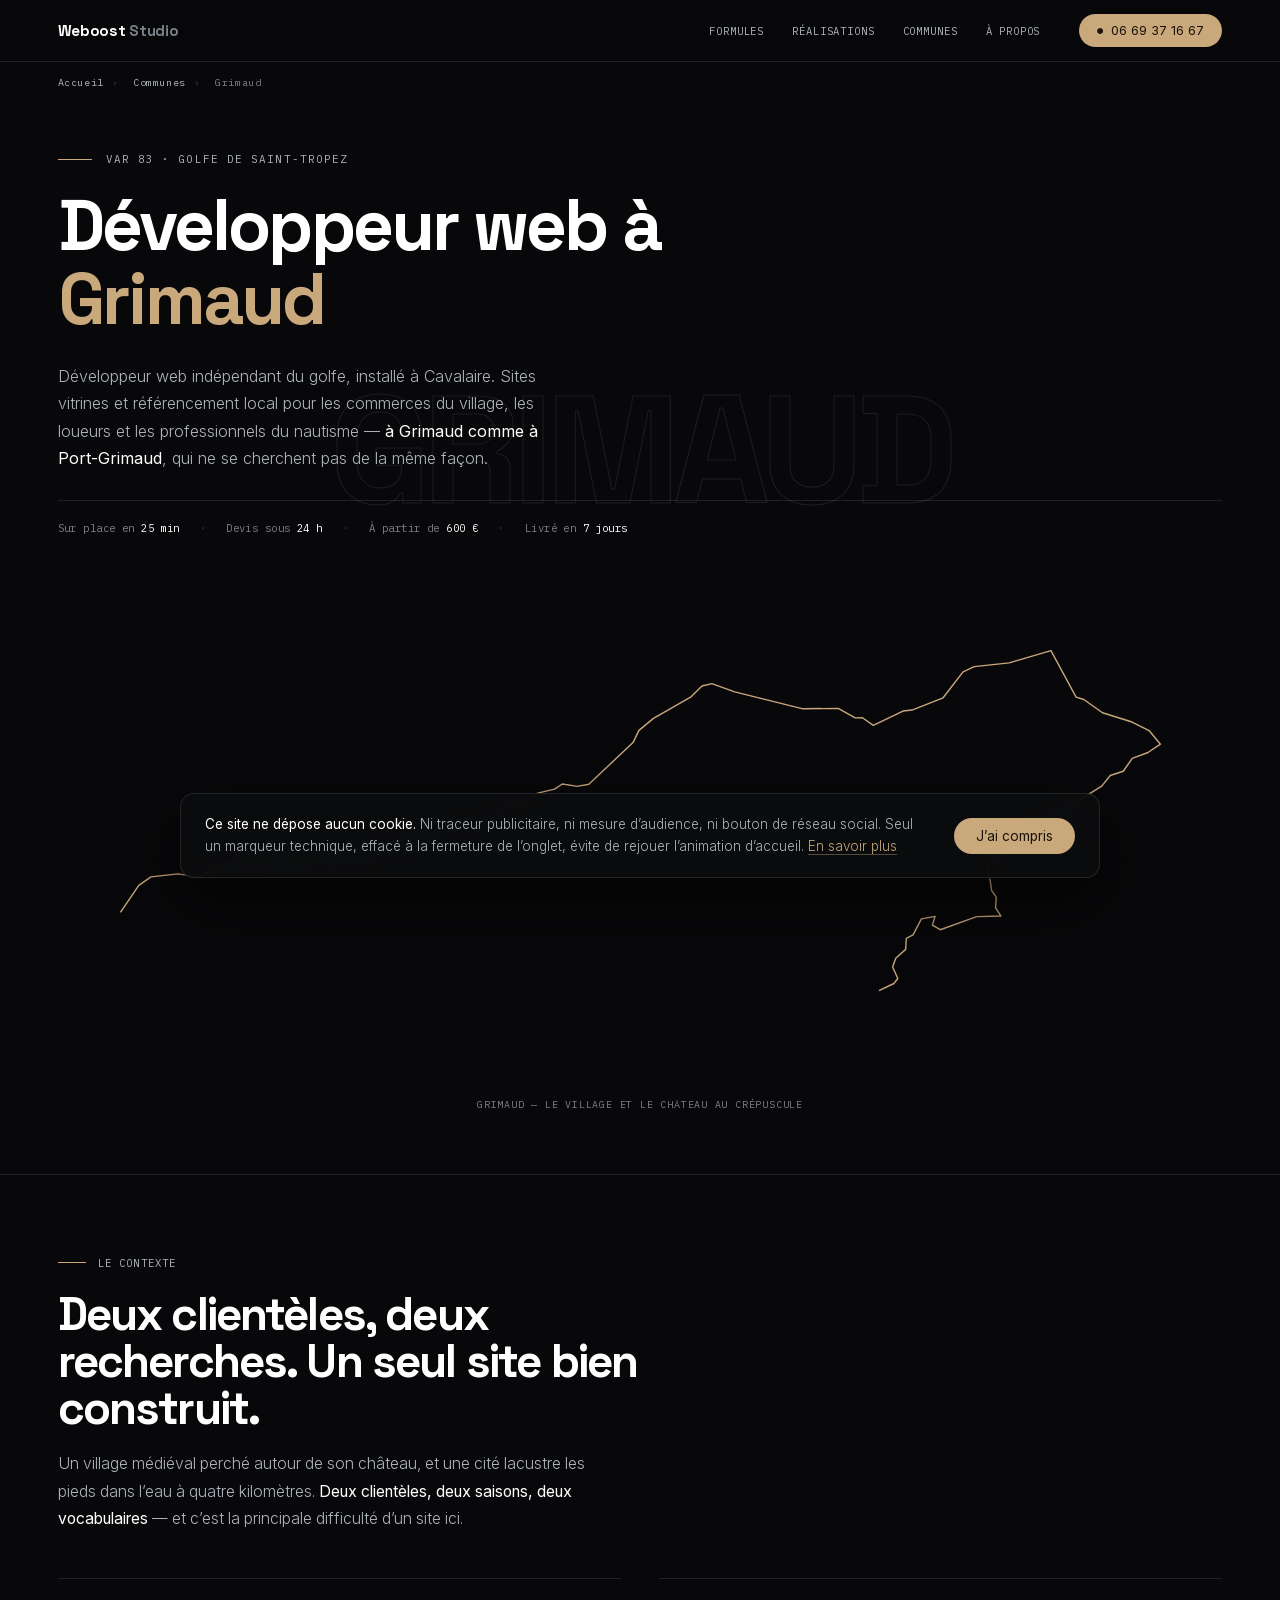
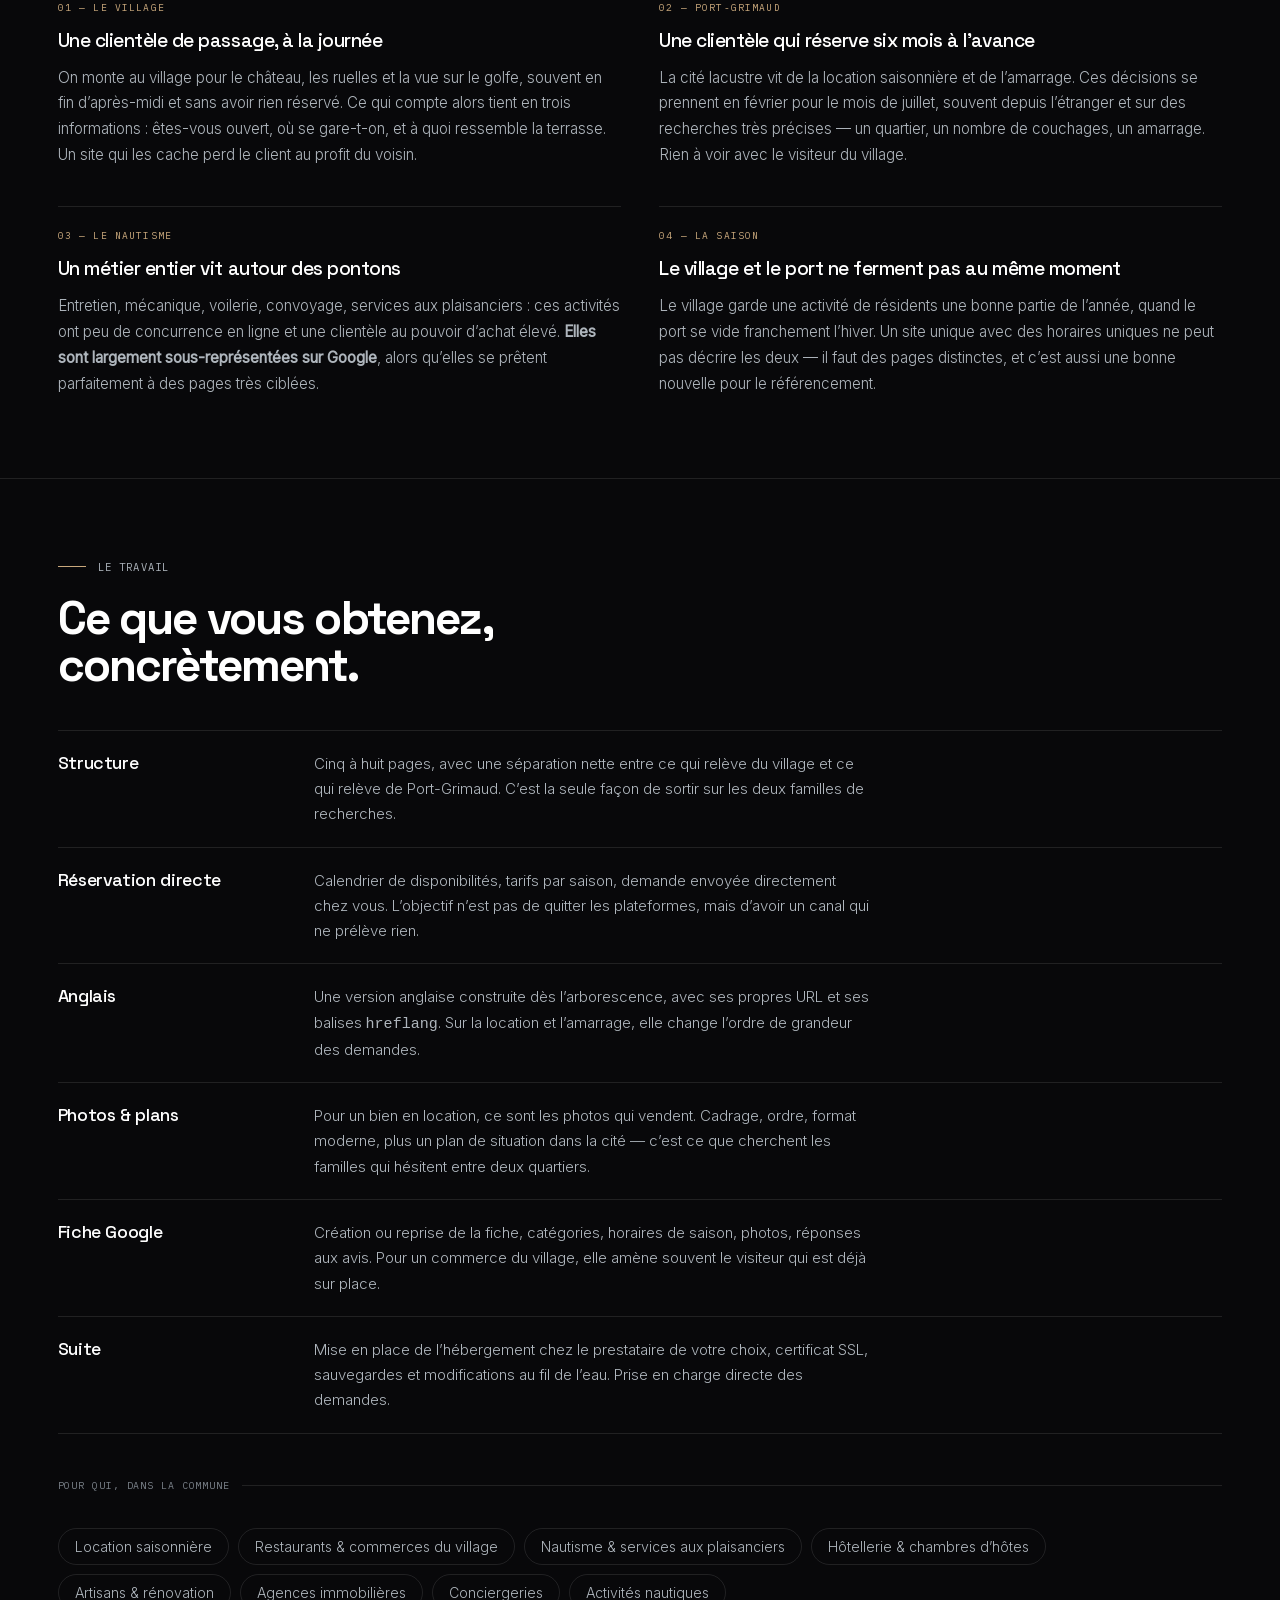
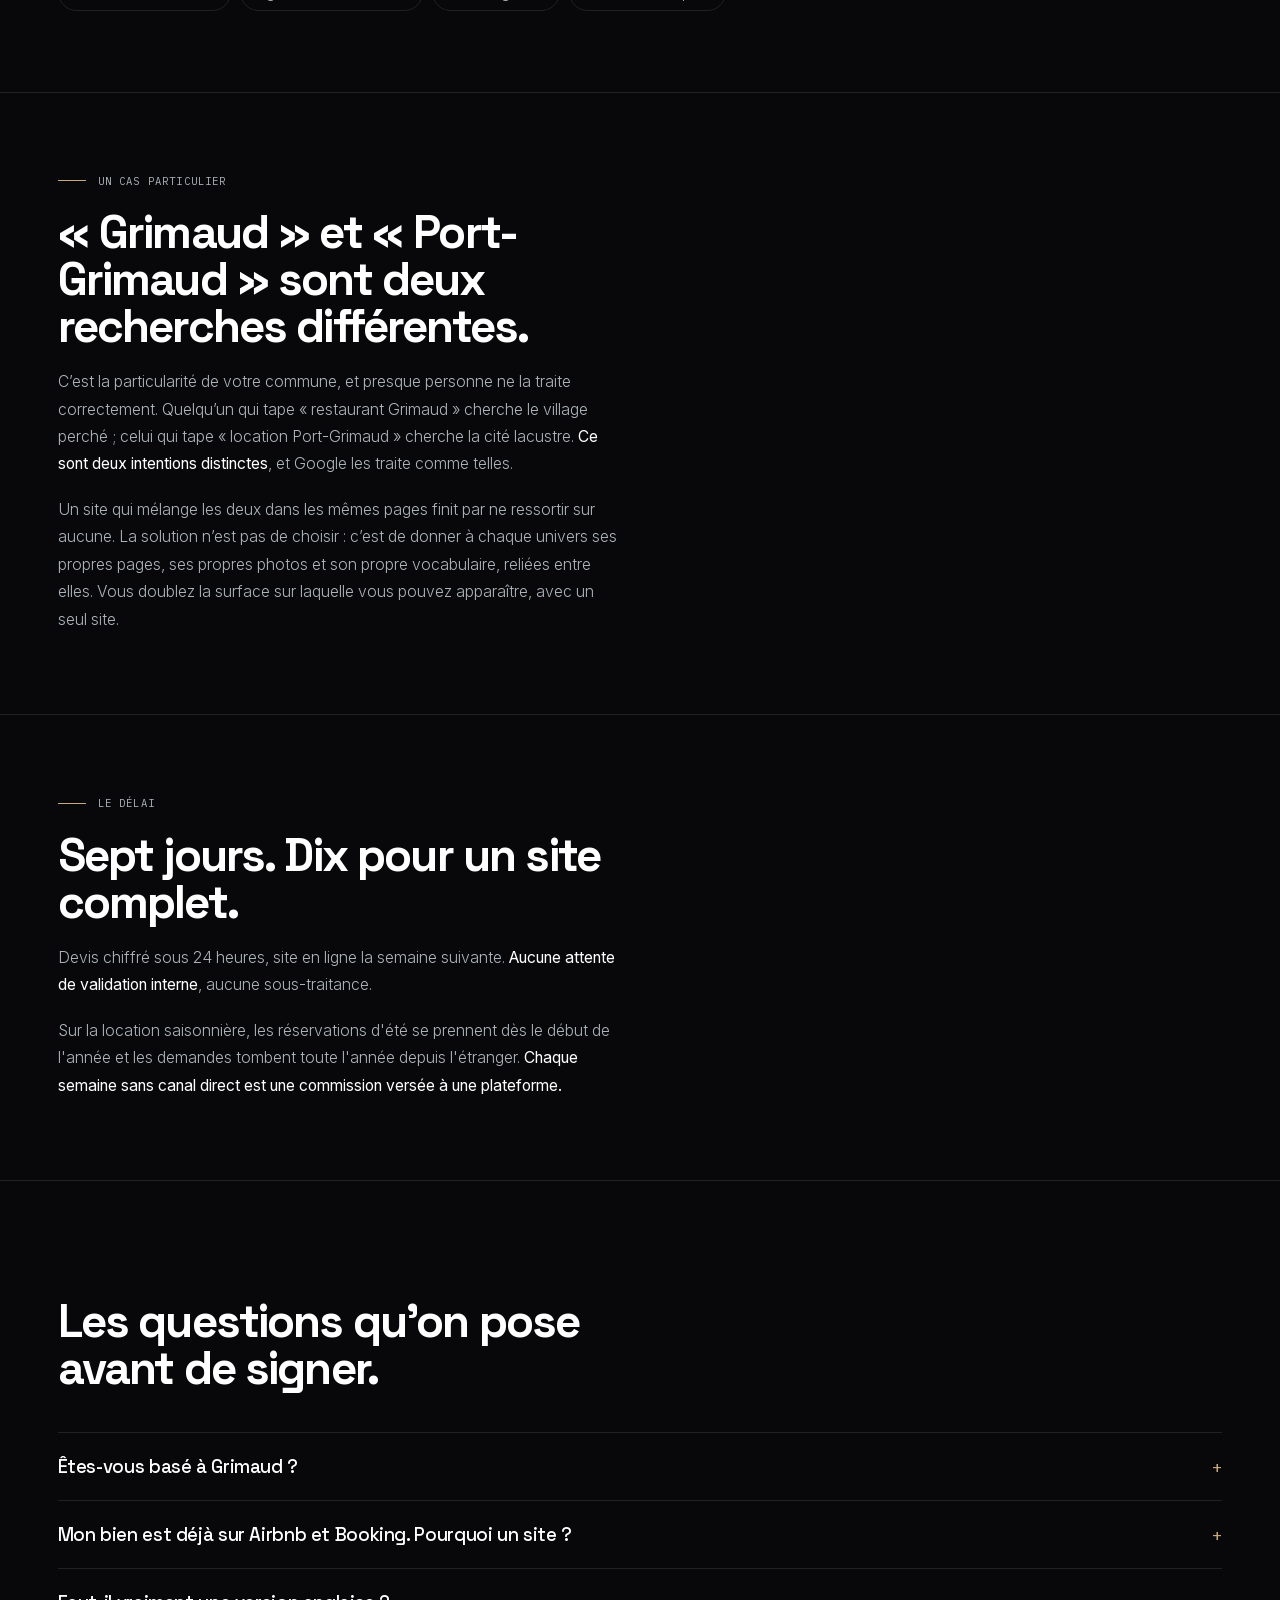
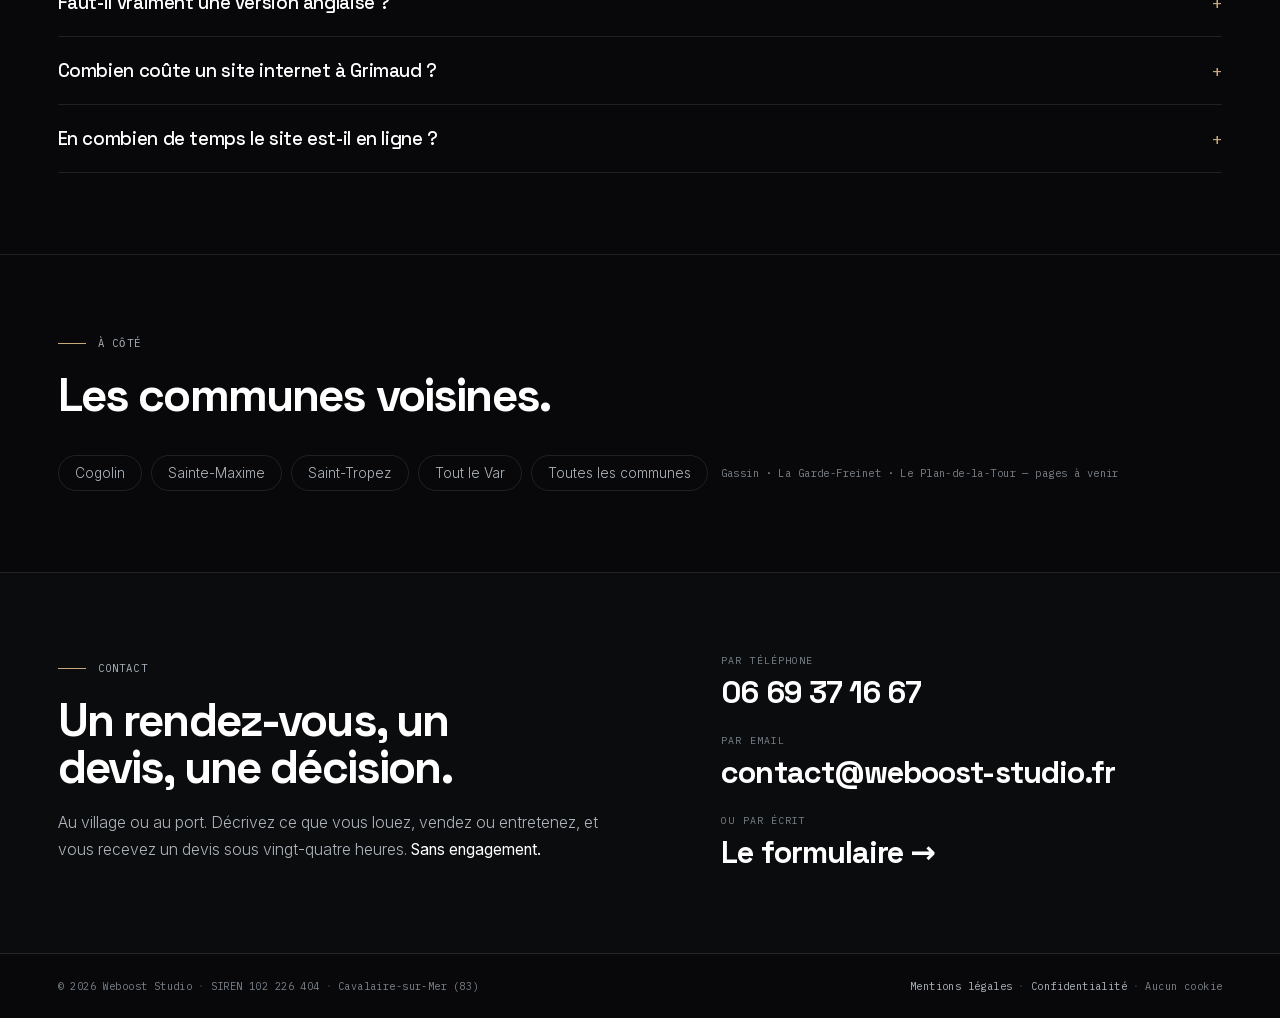
<file: creation-site-internet-grimaud.html>
<!DOCTYPE html>
<html lang="fr">
<head>
<meta charset="UTF-8">
<meta name="viewport" content="width=device-width, initial-scale=1, viewport-fit=cover">
<meta name="theme-color" content="#08080A">
<link rel="icon" href="favicon.ico" sizes="32x32">
<link rel="icon" href="assets/img/favicon.svg" type="image/svg+xml">
<link rel="apple-touch-icon" href="assets/img/apple-touch-icon.png">
<link rel="manifest" href="site.webmanifest">

<title>Développeur web Grimaud — Création site internet 83</title>
<meta name="description" content="Création de site internet à Grimaud et Port-Grimaud. Location saisonnière, nautisme, commerces du village. Référencement local par un développeur indépendant du golfe.">
<link rel="canonical" href="https://www.weboost-studio.fr/creation-site-internet-grimaud.html">
<meta property="og:type" content="website">
<meta property="og:title" content="Développeur web Grimaud — Création site internet 83">
<meta property="og:description" content="Village médiéval et cité lacustre : deux clientèles, deux recherches. Sites et référencement local à Grimaud et Port-Grimaud.">
<meta property="og:url" content="https://www.weboost-studio.fr/creation-site-internet-grimaud.html">
<meta property="og:locale" content="fr_FR">

<link rel="preload" href="assets/fonts/space-grotesk-700.woff2" as="font" type="font/woff2" crossorigin>
<link rel="preload" href="assets/fonts/inter-300.woff2" as="font" type="font/woff2" crossorigin>
<style>
/* Polices auto-hébergées, réduites aux 125 glyphes du site. Aucune requête
   vers un tiers. font-display:swap affiche le texte immédiatement. */
@font-face{font-family:'Space Grotesk';font-style:normal;font-weight:500;font-display:swap;src:url(assets/fonts/space-grotesk-500.woff2) format('woff2')}
@font-face{font-family:'Space Grotesk';font-style:normal;font-weight:700;font-display:swap;src:url(assets/fonts/space-grotesk-700.woff2) format('woff2')}
@font-face{font-family:'Inter';font-style:normal;font-weight:300;font-display:swap;src:url(assets/fonts/inter-300.woff2) format('woff2')}
@font-face{font-family:'Inter';font-style:normal;font-weight:400;font-display:swap;src:url(assets/fonts/inter-400.woff2) format('woff2')}
@font-face{font-family:'IBM Plex Mono';font-style:normal;font-weight:400;font-display:swap;src:url(assets/fonts/ibm-plex-mono-400.woff2) format('woff2')}
</style>

<link rel="stylesheet" href="assets/css/site.css">
</head>
<body>

<div class="page">

<div class="wm-rail" aria-hidden="true"></div>

<header class="nav is-on" id="nav">
  <a class="nav__brand" href="index.html">Weboost <i>Studio</i></a>
  <nav class="nav__links" aria-label="Navigation principale">
    <a href="index.html#formules">Formules</a>
    <a href="index.html#realisations">Réalisations</a>
    <a href="index.html#villes">Communes</a>
    <a href="index.html#a-propos">À propos</a>
  </nav>
  <a class="nav__tel" href="tel:+33669371667">
    <span aria-hidden="true">●</span> 06 69 37 16 67
  </a>
  <button class="nav__burger" id="nav-burger" type="button"
          aria-expanded="false" aria-controls="nav-menu" aria-label="Ouvrir le menu">
    <span></span><span></span>
  </button>
</header>

<div class="navmenu" id="nav-menu" hidden>
  <a href="index.html#formules">Formules</a>
  <a href="index.html#realisations">Réalisations</a>
  <a href="index.html#villes">Communes</a>
  <a href="index.html#a-propos">À propos</a>
  <a href="index.html#contact">Contact</a>
  <a class="navmenu__tel" href="tel:+33669371667">06 69 37 16 67</a>
</div>

<p class="crumb">
  <a href="index.html">Accueil</a><span>›</span>
  <a href="index.html#villes">Communes</a><span>›</span>
  Grimaud
</p>

<div class="wmwrap">
  <div class="wm" aria-hidden="true"><b>Grimaud</b></div>
<div class="vhero">
  <div>
    <p class="eyebrow">Var 83 · Golfe de Saint-Tropez</p>
    <h1>Développeur web à <em>Grimaud</em></h1>
    <p class="vhero__sub">
      Développeur web indépendant du golfe, installé à Cavalaire. Sites vitrines
      et référencement local pour les commerces du village, les loueurs et les
      professionnels du nautisme — <b>à Grimaud comme à Port-Grimaud</b>, qui ne
      se cherchent pas de la même façon.
    </p>
    <p class="facts">
      <span>Sur place en <b>25 min</b></span><span class="sep">·</span>
      <span>Devis sous <b>24 h</b></span><span class="sep">·</span>
      <span>À partir de <b>600 €</b></span><span class="sep">·</span>
      <span>Livré en <b>7 jours</b></span>
    </p>
  </div>
</div>

<div class="vshape" id="vshape">
  <figure class="shape" id="shape">
    <svg viewBox="0 0 740.8 310.1" fill="none" role="img"
         aria-label="Le village de Grimaud et son château au crépuscule, découpés dans le contour de la commune">
      <defs>
        <clipPath id="stClip"><path d="M39.7,206.2 51.4,189.0 59.1,183.6 76.3,181.7 90.6,183.9 97.6,178.3 116.5,172.6 125.7,175.6 131.6,172.1 169.0,174.5 174.4,172.2 186.2,173.5 201.4,168.5 216.3,168.2 224.8,159.6 229.1,157.8 296.9,137.0 305.1,130.3 315.8,127.8 320.7,124.5 330.1,126.0 337.6,124.7 365.7,98.2 369.5,90.4 378.7,82.8 402.6,69.1 409.6,62.2 415.8,60.7 430.4,65.9 473.8,76.7 496.2,76.4 507.0,82.5 511.6,82.4 518.5,87.2 537.4,78.1 543.1,77.5 562.9,69.7 575.6,53.2 582.7,49.9 604.9,47.5 631.5,39.7 647.5,69.3 652.4,70.8 664.3,79.2 683.1,85.1 693.9,90.5 701.1,99.2 693.2,104.5 683.2,108.2 677.5,116.4 669.2,119.1 663.8,125.9 644.4,137.9 642.6,143.7 634.1,147.3 625.1,147.2 621.3,150.6 609.5,154.4 595.3,166.4 591.3,175.4 593.8,192.3 596.7,196.5 596.3,203.3 599.7,208.5 584.3,208.9 561.1,217.2 556.1,214.3 557.8,208.7 549.1,210.3 543.8,220.5 539.5,222.7 539.1,229.7 532.8,235.4 530.8,240.9 534.1,248.2 531.6,251.4 514.7,259.6 510.7,265.8 505.9,268.2 488.3,270.4 453.7,270.3 450.6,265.0 444.9,261.9 432.4,259.2 430.7,251.6 426.4,249.7 423.1,243.4 416.1,243.5 411.4,238.6 410.9,229.4 405.4,229.5 397.7,225.2 393.8,226.7 386.8,220.2 377.5,217.3 373.1,210.8 366.0,209.8 353.2,197.3 345.3,199.3 334.6,194.7 328.8,199.9 319.7,193.7 312.5,191.9 294.0,194.8 281.1,201.7 270.6,201.9 260.2,207.9 253.9,216.2 236.8,201.5 231.2,200.5 217.7,202.4 209.9,199.8 202.9,200.9 199.4,204.3 192.6,204.9 184.3,202.4 180.4,205.9 164.5,197.9 139.0,203.1 133.0,198.8 123.1,208.9 123.2,213.9 112.7,211.9 111.2,200.6 103.7,204.3 78.3,204.9 73.4,208.1 69.3,219.7 66.7,221.4 57.7,216.8 54.2,228.9 46.8,221.4 45.4,215.6 39.7,206.2Z"/></clipPath>
        <!-- Le volet qui découvre la photo dans la commune : suit le scroll -->
        <clipPath id="stWipe"><rect id="stRect" x="0" y="310.1" width="740.8" height="0"/></clipPath>
        <!-- Le cadre complet, révélé une fois la commune remplie -->
        <clipPath id="stFrame"><rect x="0" y="0" width="740.8" height="310.1" rx="10"/></clipPath>
        <linearGradient id="stVeil" x1="0" y1="0" x2="0" y2="1">
          <stop offset="0" stop-color="#08080A" stop-opacity=".05"/>
          <stop offset="1" stop-color="#08080A" stop-opacity=".45"/>
        </linearGradient>
        <!-- La photo n'est encodée qu'une fois : les deux couches la réutilisent -->
        <image id="stPhoto" href="assets/img/grimaud-900.webp"
               x="-39.0" y="0" width="818.7" height="545.6" preserveAspectRatio="xMidYMid slice"/>
      </defs>

      <g clip-path="url(#stClip)">
        <g clip-path="url(#stWipe)">
          <use href="#stPhoto"/>
          <rect class="shape__veil" x="0" y="0" width="740.8" height="310.1"/>
        </g>
        <rect class="shape__edge" id="stEdge" x="0" y="310.1" width="740.8" height=".8"/>
      </g>

      <g class="shape__full" id="stFull" clip-path="url(#stFrame)">
        <use href="#stPhoto"/>
        <rect class="shape__veil" x="0" y="0" width="740.8" height="310.1"/>
      </g>

      <path class="shape__line" d="M39.7,206.2 51.4,189.0 59.1,183.6 76.3,181.7 90.6,183.9 97.6,178.3 116.5,172.6 125.7,175.6 131.6,172.1 169.0,174.5 174.4,172.2 186.2,173.5 201.4,168.5 216.3,168.2 224.8,159.6 229.1,157.8 296.9,137.0 305.1,130.3 315.8,127.8 320.7,124.5 330.1,126.0 337.6,124.7 365.7,98.2 369.5,90.4 378.7,82.8 402.6,69.1 409.6,62.2 415.8,60.7 430.4,65.9 473.8,76.7 496.2,76.4 507.0,82.5 511.6,82.4 518.5,87.2 537.4,78.1 543.1,77.5 562.9,69.7 575.6,53.2 582.7,49.9 604.9,47.5 631.5,39.7 647.5,69.3 652.4,70.8 664.3,79.2 683.1,85.1 693.9,90.5 701.1,99.2 693.2,104.5 683.2,108.2 677.5,116.4 669.2,119.1 663.8,125.9 644.4,137.9 642.6,143.7 634.1,147.3 625.1,147.2 621.3,150.6 609.5,154.4 595.3,166.4 591.3,175.4 593.8,192.3 596.7,196.5 596.3,203.3 599.7,208.5 584.3,208.9 561.1,217.2 556.1,214.3 557.8,208.7 549.1,210.3 543.8,220.5 539.5,222.7 539.1,229.7 532.8,235.4 530.8,240.9 534.1,248.2 531.6,251.4 514.7,259.6 510.7,265.8 505.9,268.2 488.3,270.4 453.7,270.3 450.6,265.0 444.9,261.9 432.4,259.2 430.7,251.6 426.4,249.7 423.1,243.4 416.1,243.5 411.4,238.6 410.9,229.4 405.4,229.5 397.7,225.2 393.8,226.7 386.8,220.2 377.5,217.3 373.1,210.8 366.0,209.8 353.2,197.3 345.3,199.3 334.6,194.7 328.8,199.9 319.7,193.7 312.5,191.9 294.0,194.8 281.1,201.7 270.6,201.9 260.2,207.9 253.9,216.2 236.8,201.5 231.2,200.5 217.7,202.4 209.9,199.8 202.9,200.9 199.4,204.3 192.6,204.9 184.3,202.4 180.4,205.9 164.5,197.9 139.0,203.1 133.0,198.8 123.1,208.9 123.2,213.9 112.7,211.9 111.2,200.6 103.7,204.3 78.3,204.9 73.4,208.1 69.3,219.7 66.7,221.4 57.7,216.8 54.2,228.9 46.8,221.4 45.4,215.6 39.7,206.2Z"/>
    </svg>
    <figcaption>Grimaud — le village et le château au crépuscule</figcaption>
  </figure>
</div>


<section>
  <p class="sec-eyebrow" data-reveal>Le contexte</p>
  <h2 data-reveal>Deux clientèles, deux recherches. Un seul site bien construit.</h2>
  <p class="lede" data-reveal>
    Un village médiéval perché autour de son château, et une cité lacustre les
    pieds dans l’eau à quatre kilomètres. <b>Deux clientèles, deux saisons, deux
    vocabulaires</b> — et c’est la principale difficulté d’un site ici.
  </p>

  <div class="pts">
    <div class="pt-item" data-reveal>
      <span>01 — Le village</span>
      <h3>Une clientèle de passage, à la journée</h3>
      <p>On monte au village pour le château, les ruelles et la vue sur le golfe,
        souvent en fin d’après-midi et sans avoir rien réservé. Ce qui compte
        alors tient en trois informations : êtes-vous ouvert, où se gare-t-on, et
        à quoi ressemble la terrasse. Un site qui les cache perd le client au
        profit du voisin.</p>
    </div>
    <div class="pt-item" data-reveal>
      <span>02 — Port-Grimaud</span>
      <h3>Une clientèle qui réserve six mois à l’avance</h3>
      <p>La cité lacustre vit de la location saisonnière et de l’amarrage. Ces
        décisions se prennent en février pour le mois de juillet, souvent depuis
        l’étranger et sur des recherches très précises — un quartier, un nombre
        de couchages, un amarrage. Rien à voir avec le visiteur du village.</p>
    </div>
    <div class="pt-item" data-reveal>
      <span>03 — Le nautisme</span>
      <h3>Un métier entier vit autour des pontons</h3>
      <p>Entretien, mécanique, voilerie, convoyage, services aux plaisanciers :
        ces activités ont peu de concurrence en ligne et une clientèle au pouvoir
        d’achat élevé. <b>Elles sont largement sous-représentées sur Google</b>,
        alors qu’elles se prêtent parfaitement à des pages très ciblées.</p>
    </div>
    <div class="pt-item" data-reveal>
      <span>04 — La saison</span>
      <h3>Le village et le port ne ferment pas au même moment</h3>
      <p>Le village garde une activité de résidents une bonne partie de l’année,
        quand le port se vide franchement l’hiver. Un site unique avec des
        horaires uniques ne peut pas décrire les deux — il faut des pages
        distinctes, et c’est aussi une bonne nouvelle pour le référencement.</p>
    </div>
  </div>
</section>

<section>
  <p class="sec-eyebrow" data-reveal>Le travail</p>
  <h2 data-reveal>Ce que vous obtenez, concrètement.</h2>

  <ul class="deliv">
    <li data-reveal><b>Structure</b>
      <p>Cinq à huit pages, avec une séparation nette entre ce qui relève du
        village et ce qui relève de Port-Grimaud. C’est la seule façon de sortir
        sur les deux familles de recherches.</p></li>
    <li data-reveal><b>Réservation directe</b>
      <p>Calendrier de disponibilités, tarifs par saison, demande envoyée
        directement chez vous. L’objectif n’est pas de quitter les plateformes,
        mais d’avoir un canal qui ne prélève rien.</p></li>
    <li data-reveal><b>Anglais</b>
      <p>Une version anglaise construite dès l’arborescence, avec ses propres URL
        et ses balises <code>hreflang</code>. Sur la location et l’amarrage, elle
        change l’ordre de grandeur des demandes.</p></li>
    <li data-reveal><b>Photos &amp; plans</b>
      <p>Pour un bien en location, ce sont les photos qui vendent. Cadrage,
        ordre, format moderne, plus un plan de situation dans la cité — c’est ce
        que cherchent les familles qui hésitent entre deux quartiers.</p></li>
    <li data-reveal><b>Fiche Google</b>
      <p>Création ou reprise de la fiche, catégories, horaires de saison, photos,
        réponses aux avis. Pour un commerce du village, elle amène souvent le
        visiteur qui est déjà sur place.</p></li>
    <li data-reveal><b>Suite</b>
      <p>Mise en place de l’hébergement chez le prestataire de votre choix,
        certificat SSL, sauvegardes et modifications au fil de l’eau. Prise en charge directe des demandes.</p></li>
  </ul>

  <p class="qz-lab" data-reveal>Pour qui, dans la commune</p>
  <ul class="tags" data-reveal>
    <li>Location saisonnière</li>
    <li>Restaurants &amp; commerces du village</li>
    <li>Nautisme &amp; services aux plaisanciers</li>
    <li>Hôtellerie &amp; chambres d’hôtes</li>
    <li>Artisans &amp; rénovation</li>
    <li>Agences immobilières</li>
    <li>Conciergeries</li>
    <li>Activités nautiques</li>
  </ul>
</section>

<section>
  <p class="sec-eyebrow" data-reveal>Un cas particulier</p>
  <h2 data-reveal>« Grimaud » et « Port-Grimaud » sont deux recherches différentes.</h2>
  <p class="lede" data-reveal>
    C’est la particularité de votre commune, et presque personne ne la traite
    correctement. Quelqu’un qui tape « restaurant Grimaud » cherche le village
    perché ; celui qui tape « location Port-Grimaud » cherche la cité lacustre.
    <b>Ce sont deux intentions distinctes</b>, et Google les traite comme telles.
  </p>
  <p class="lede" data-reveal>
    Un site qui mélange les deux dans les mêmes pages finit par ne ressortir sur
    aucune. La solution n’est pas de choisir : c’est de donner à chaque univers
    ses propres pages, ses propres photos et son propre vocabulaire, reliées
    entre elles. Vous doublez la surface sur laquelle vous pouvez apparaître,
    avec un seul site.
  </p>
</section>

<section>
  <p class="sec-eyebrow" data-reveal>Le délai</p>
  <h2 data-reveal>Sept jours. Dix pour un site complet.</h2>
  <p class="lede" data-reveal>
    Devis chiffré sous 24 heures, site en ligne la semaine suivante.
    <b>Aucune attente de validation interne</b>, aucune sous-traitance.
  </p>
  <p class="lede" data-reveal>
    Sur la location saisonnière, les réservations d'été se prennent dès le début
    de l'année et les demandes tombent toute l'année depuis l'étranger.
    <b>Chaque semaine sans canal direct est une commission versée à une
    plateforme.</b>
  </p>
</section>

<section>
  <p class="sec-eyebrow" data-reveal>Questions fréquentes</p>
  <h2 data-reveal>Les questions qu’on pose avant de signer.</h2>

  <div class="faq" data-reveal>
    <details>
      <summary>Êtes-vous basé à Grimaud ?</summary>
      <p>Non. L’activité est domiciliée à Cavalaire-sur-Mer, à une vingtaine de
        minutes du village par la route de Cogolin. Le premier rendez-vous se
        tient sur place, au village comme au port.</p>
    </details>
    <details>
      <summary>Mon bien est déjà sur Airbnb et Booking. Pourquoi un site ?</summary>
      <p>Pour capter les réservations qui vous reviennent de toute façon : les
        clients qui reviennent chaque année, ceux à qui on vous a recommandé,
        ceux qui cherchent votre bien par son nom. Sur ces réservations-là, la
        commission versée aux plateformes est de l’argent perdu.</p>
    </details>
    <details>
      <summary>Faut-il vraiment une version anglaise ?</summary>
      <p>Sur la location et l’amarrage à Port-Grimaud, oui. Une version anglaise
        correctement construite — pas une traduction automatique, que Google
        déclasse — élargit nettement le nombre de recherches sur lesquelles vous
        pouvez apparaître.</p>
    </details>
    <details>
      <summary>Combien coûte un site internet à Grimaud ?</summary>
      <p>À partir de 600 € pour un site vitrine de trois pages, 1 300 € pour un
        site de cinq pages avec référencement local, et sur devis pour un projet
        bilingue avec calendrier de disponibilités.</p>
    </details>
    <details>
      <summary>En combien de temps le site est-il en ligne ?</summary>
      <p>Sept jours pour un site Starter, dix pour un Business, à compter du premier rendez-vous.
        Sur la location saisonnière, la sélection des photos est presque toujours
        l’étape la plus longue.</p>
    </details>
  </div>
</section>

<section>
  <p class="sec-eyebrow" data-reveal>À côté</p>
  <h2 data-reveal>Les communes voisines.</h2>
  <div class="near" data-reveal>
    <a href="creation-site-internet-cogolin.html">Cogolin</a>
    <a href="creation-site-internet-sainte-maxime.html">Sainte-Maxime</a>
    <a href="creation-site-internet-saint-tropez.html">Saint-Tropez</a>
    <a href="developpeur-web-var.html">Tout le Var</a>
    <a href="index.html#villes">Toutes les communes</a>
    <span class="near__soon">Gassin · La Garde-Freinet · Le Plan-de-la-Tour — pages à venir</span>
  </div>
</section>

</div><!-- /.wmwrap -->

<section class="cta">
  <div>
    <p class="sec-eyebrow" data-reveal>Contact</p>
    <h2 data-reveal>Un rendez-vous, un devis, une décision.</h2>
    <p class="lede" data-reveal>
      Au village ou au port. Décrivez ce que vous louez, vendez ou entretenez,
      et vous recevez un devis sous vingt-quatre heures.
      <b>Sans engagement.</b>
    </p>
  </div>
  <div class="cta__side" data-reveal>
    <a class="big-link" href="tel:+33669371667"><small>Par téléphone</small>06 69 37 16 67</a>
    <a class="big-link" href="mailto:contact@weboost-studio.fr"><small>Par email</small>contact@weboost-studio.fr</a>
    <a class="big-link" href="index.html#contact"><small>Ou par écrit</small>Le formulaire →</a>
  </div>
</section>

<footer>
  <p>© 2026 Weboost Studio<span class="sep">·</span>SIREN 102 226 404<span class="sep">·</span>Cavalaire-sur-Mer (83)</p>
  <p><a href="mentions-legales.html">Mentions légales</a><span class="sep">·</span><a href="politique-confidentialite.html">Confidentialité</a><span class="sep">·</span>Aucun cookie</p>
</footer>

</div><!-- /.page -->

<aside class="cook" id="cook" hidden>
  <p class="cook__txt">
    <b>Ce site ne dépose aucun cookie.</b> Ni traceur publicitaire, ni mesure
    d’audience, ni bouton de réseau social. Seul un marqueur technique, effacé
    à la fermeture de l’onglet, évite de rejouer l’animation d’accueil.
    <a href="politique-confidentialite.html">En savoir plus</a>
  </p>
  <button class="cook__ok" id="cook-ok" type="button">J’ai compris</button>
</aside>

<script type="application/ld+json">
{
  "@context":"https://schema.org",
  "@graph":[
    {"@type":"ProfessionalService","@id":"https://www.weboost-studio.fr/#studio","name":"Weboost Studio",
     "description":"Création de sites internet et référencement local dans le golfe de Saint-Tropez.",
     "url":"https://www.weboost-studio.fr","telephone":"+33669371667","email":"contact@weboost-studio.fr","priceRange":"€€",
     "address":{"@type":"PostalAddress","addressLocality":"Cavalaire-sur-Mer","postalCode":"83240","addressRegion":"Var","addressCountry":"FR"},
     "areaServed":[{"@type":"City","name":"Grimaud"},{"@type":"City","name":"Cogolin"},{"@type":"City","name":"Sainte-Maxime"},
       {"@type":"City","name":"Saint-Tropez"},{"@type":"City","name":"Gassin"},{"@type":"City","name":"La Garde-Freinet"}],
     "knowsLanguage":["fr","en"]},
    {"@type":"WebPage","@id":"https://www.weboost-studio.fr/creation-site-internet-grimaud.html",
     "name":"Développeur web Grimaud (83) — Création de site internet","about":{"@type":"City","name":"Grimaud"},
     "isPartOf":{"@id":"https://www.weboost-studio.fr/#studio"}},
    {"@type":"BreadcrumbList","itemListElement":[
      {"@type":"ListItem","position":1,"name":"Accueil","item":"https://www.weboost-studio.fr/"},
      {"@type":"ListItem","position":2,"name":"Communes","item":"https://www.weboost-studio.fr/#villes"},
      {"@type":"ListItem","position":3,"name":"Grimaud"}]},
    {"@type":"FAQPage","mainEntity":[
      {"@type":"Question","name":"Êtes-vous basé à Grimaud ?","acceptedAnswer":{"@type":"Answer","text":"L'activité est domiciliée à Cavalaire-sur-Mer, à une vingtaine de minutes du village. Le premier rendez-vous se tient au village comme au port."}},
      {"@type":"Question","name":"Mon bien est déjà sur Airbnb et Booking, pourquoi un site ?","acceptedAnswer":{"@type":"Answer","text":"Pour capter les réservations qui vous reviennent de toute façon : les clients fidèles, les recommandations, ceux qui cherchent votre bien par son nom. Sur celles-là, la commission est de l'argent perdu."}},
      {"@type":"Question","name":"Faut-il vraiment une version anglaise ?","acceptedAnswer":{"@type":"Answer","text":"Sur la location et l'amarrage à Port-Grimaud, oui. Une version anglaise correctement construite élargit nettement le nombre de recherches sur lesquelles vous pouvez apparaître."}},
      {"@type":"Question","name":"Combien coûte un site internet à Grimaud ?","acceptedAnswer":{"@type":"Answer","text":"À partir de 600 € pour un site vitrine de trois pages, 1 300 € pour un site complet avec référencement local, et sur devis pour un projet bilingue avec calendrier de disponibilités."}},
      {"@type":"Question","name":"En combien de temps le site est-il en ligne ?","acceptedAnswer":{"@type":"Answer","text":"Sept à dix jours. Sur la location saisonnière, la sélection des photos est presque toujours l'étape la plus longue."}}]}
  ]
}
</script>

<script>
/* Révélation au scroll + tracé du contour. Aucune dépendance : cette page
   doit rester légère, c'est elle qui porte l'argument de la performance. */
(() => {
  'use strict';
  if (matchMedia('(prefers-reduced-motion:reduce)').matches) return;

  const io = new IntersectionObserver((es, o) => {
    es.forEach(e => { if (e.isIntersecting){ e.target.classList.add('is-in'); o.unobserve(e.target); } });
  }, { threshold:.12, rootMargin:'0px 0px -5% 0px' });
  document.querySelectorAll('[data-reveal]').forEach(el => {
    el.classList.add('is-armed');
    io.observe(el);
  });

  const shape = document.getElementById('shape');
  if (!shape) return;
  const path = shape.querySelector('.shape__line');

  /* getTotalLength() peut renvoyer 0 tant que le tracé n'est pas mesuré.
     Un dasharray à 0 donne un trait plein : le contour apparaît d'un bloc
     au lieu de se dessiner. On réessaie tant que la longueur est nulle,
     avec une limite pour ne jamais boucler indéfiniment. */
  let tries = 0;
  const arm = () => {
    const len = path.getTotalLength();
    if (!len && tries++ < 60){ requestAnimationFrame(arm); return; }
    if (len) path.style.setProperty('--len', len.toFixed(0));
    shape.classList.add('is-armed');
    /* Le tracé est dans le hero : il démarre à la frame suivante, sans
       attendre un observateur qui dépendrait de la taille du contour. */
    requestAnimationFrame(() => shape.classList.add('is-on'));
  };
  arm();

  /* ── Progression de lecture ──
     Une seule variable CSS pilote le remplissage du filigrane et le rail.
     Écrite sur <html> : aucun accès au DOM des éléments à chaque frame. */
  const root = document.documentElement;
  let tick = false;

  const prog = () => {
    tick = false;
    const h = root.scrollHeight - innerHeight;
    const p = h > 0 ? Math.min(1, Math.max(0, scrollY / h)) : 0;
    root.style.setProperty('--p', (p * 100).toFixed(2) + '%');
  };
  /* Remplissage de la photo dans le contour communal. La plage est courte —
     un peu plus d'un demi-écran — pour que la forme soit pleine alors que le
     hero est encore visible. */
  const wipe = document.getElementById('stRect');
  const edge = document.getElementById('stEdge');
  const fig  = document.getElementById('shape');
  const SH = 310.1;
  const full = document.getElementById('stFull');
  /* Deux phases sur une seule course : la commune se remplit, puis le
     cadre s'ouvre et découvre la photo entière. Sans la seconde phase,
     une bonne moitié de l'image restait invisible. */
  const fill = () => {
    if (!wipe) return;
    /* Progression calée sur la position de la bande : elle commence à se
       remplir quand elle entre par le bas et finit avant de sortir en haut. */
    const band = document.getElementById('vshape');
    let t = 0;
    if (band){
      /* Le départ se calcule sur la position de la bande DANS LE DOCUMENT,
         jamais sur sa position à l'écran : la bande étant déjà partiellement
         visible au chargement, une mesure à l'écran ferait démarrer le
         remplissage avant tout défilement. Ici, t vaut 0 tant que la page
         n'a pas bougé. */
      const top   = band.getBoundingClientRect().top + scrollY;
      const start = Math.max(0, top - innerHeight * 0.85);
      t = Math.min(1, Math.max(0, (scrollY - start) / (innerHeight * 0.95)));
    }
    const p  = Math.min(1, t / 0.48);
    const p2 = Math.min(1, Math.max(0, (t - 0.56) / 0.44));
    if (full) full.style.opacity = p2.toFixed(3);
    wipe.setAttribute('y', (SH * (1 - p)).toFixed(2));
    wipe.setAttribute('height', (SH * p).toFixed(2));
    if (edge) edge.setAttribute('y', (SH * (1 - p) - 0.4).toFixed(2));
    if (fig) fig.classList.toggle('is-filling', p > 0.01 && p < 0.995);
  };

  addEventListener('scroll', () => { if (!tick){ tick = true; requestAnimationFrame(() => { prog(); fill(); }); } },
                   { passive:true });
  addEventListener('resize', () => { prog(); fill(); }, { passive:true });
  prog(); fill();
})();

/* ───────── MENU (pages intérieures) ─────────
   La barre est déjà visible : seul le menu au doigt a besoin d'un script. */
(() => {
  const burger = document.getElementById('nav-burger');
  const menu = document.getElementById('nav-menu');
  if (!burger || !menu) return;
  let ouvert = false;
  const bascule = etat => {
    ouvert = etat;
    burger.setAttribute('aria-expanded', etat ? 'true' : 'false');
    burger.setAttribute('aria-label', etat ? 'Fermer le menu' : 'Ouvrir le menu');
    document.body.style.overflow = etat ? 'hidden' : '';
    if (etat){ menu.hidden = false; requestAnimationFrame(() => menu.classList.add('is-on')); }
    else { menu.classList.remove('is-on'); setTimeout(() => { if (!ouvert) menu.hidden = true; }, 400); }
  };
  burger.addEventListener('click', () => bascule(!ouvert));
  menu.addEventListener('click', e => { if (e.target.tagName === 'A') bascule(false); });
  addEventListener('keydown', e => { if (e.key === 'Escape' && ouvert) bascule(false); });
})();

/* ───────── BANDEAU D'INFORMATION ─────────
   Affiché une fois, puis mémorisé. Le choix est conservé dans le stockage
   local — c'est la seule donnée du site, et elle ne sert qu'à ça. */
(() => {
  const el = document.getElementById('cook');
  const ok = document.getElementById('cook-ok');
  if (!el || !ok) return;
  let vu = false;
  try { vu = localStorage.getItem('wb_info') === '1'; } catch {}
  if (vu) return;
  /* Après l'intro, pour ne pas encombrer l'arrivée */
  setTimeout(() => {
    el.hidden = false;
    requestAnimationFrame(() => el.classList.add('is-on'));
  }, 1200);
  ok.addEventListener('click', () => {
    el.classList.remove('is-on');
    setTimeout(() => { el.hidden = true; }, 600);
    try { localStorage.setItem('wb_info', '1'); } catch {}
  });
})();
</script>
</body>
</html>
</file>
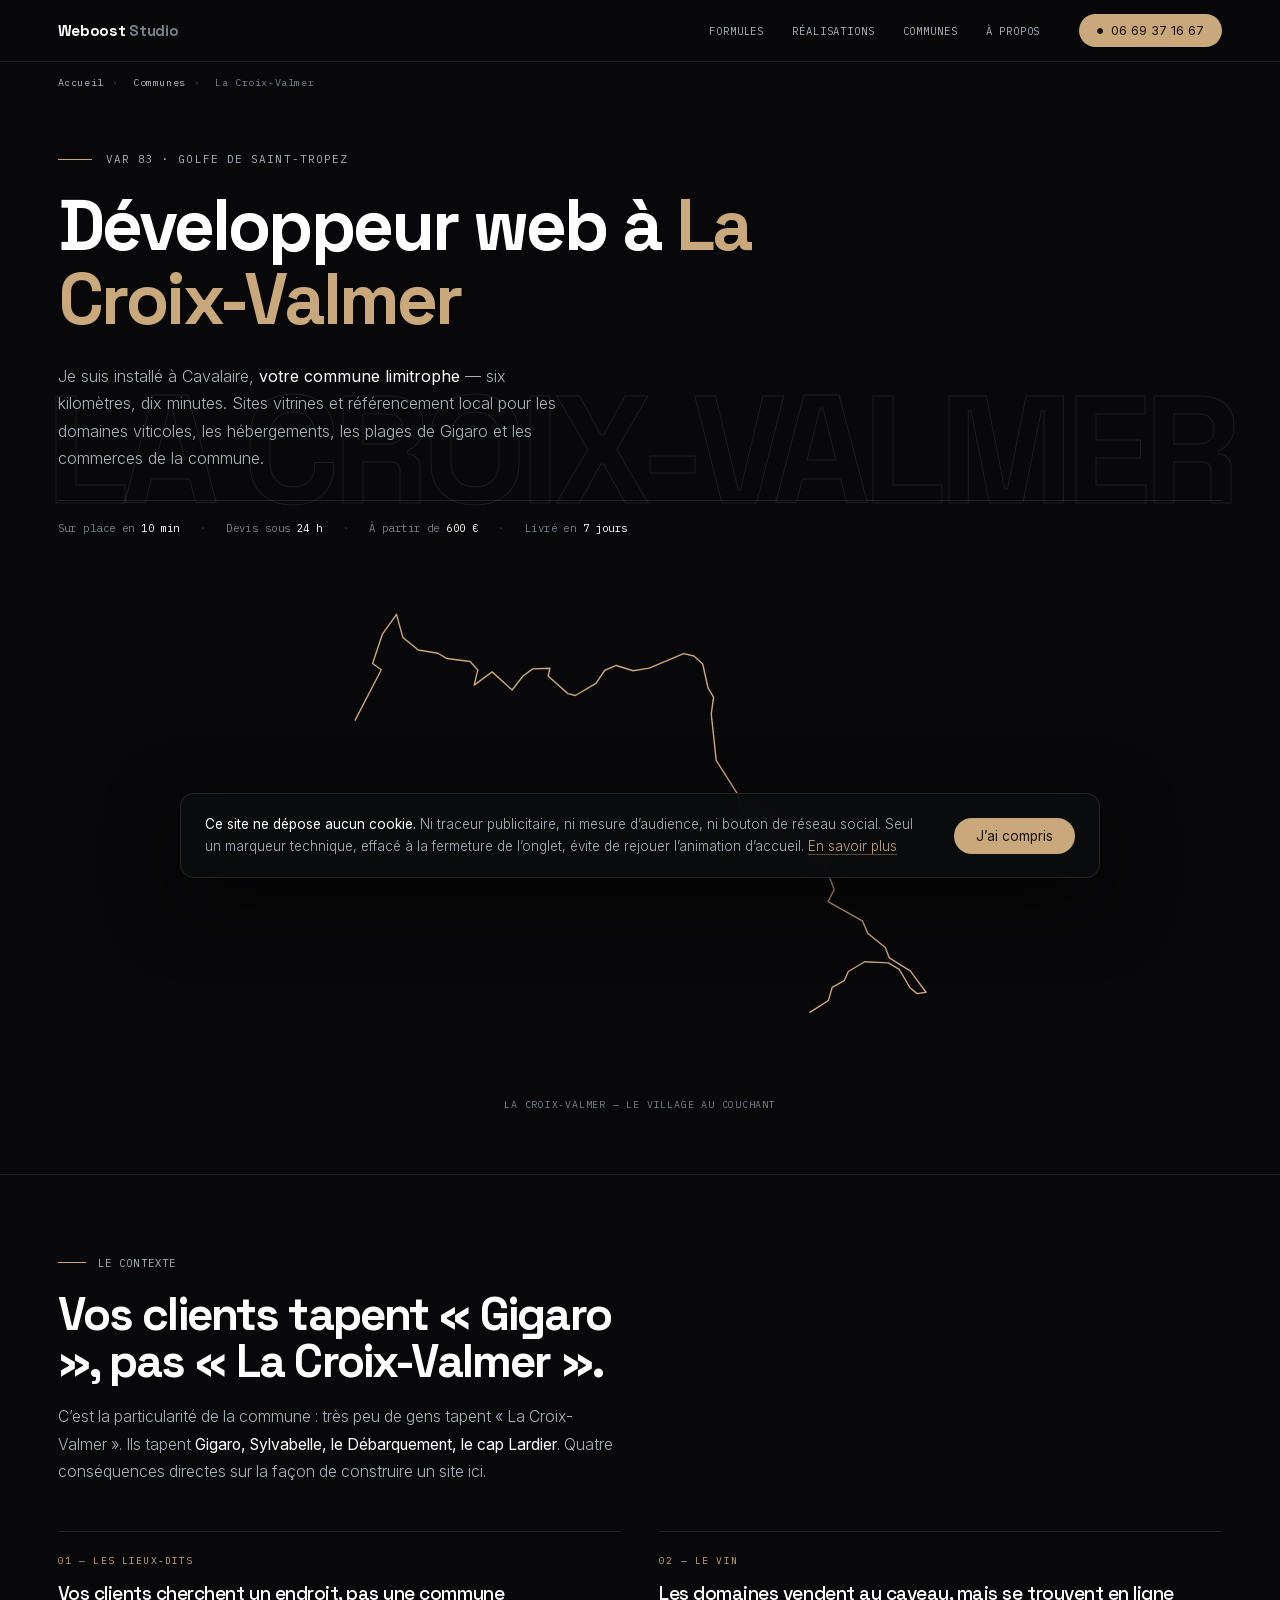
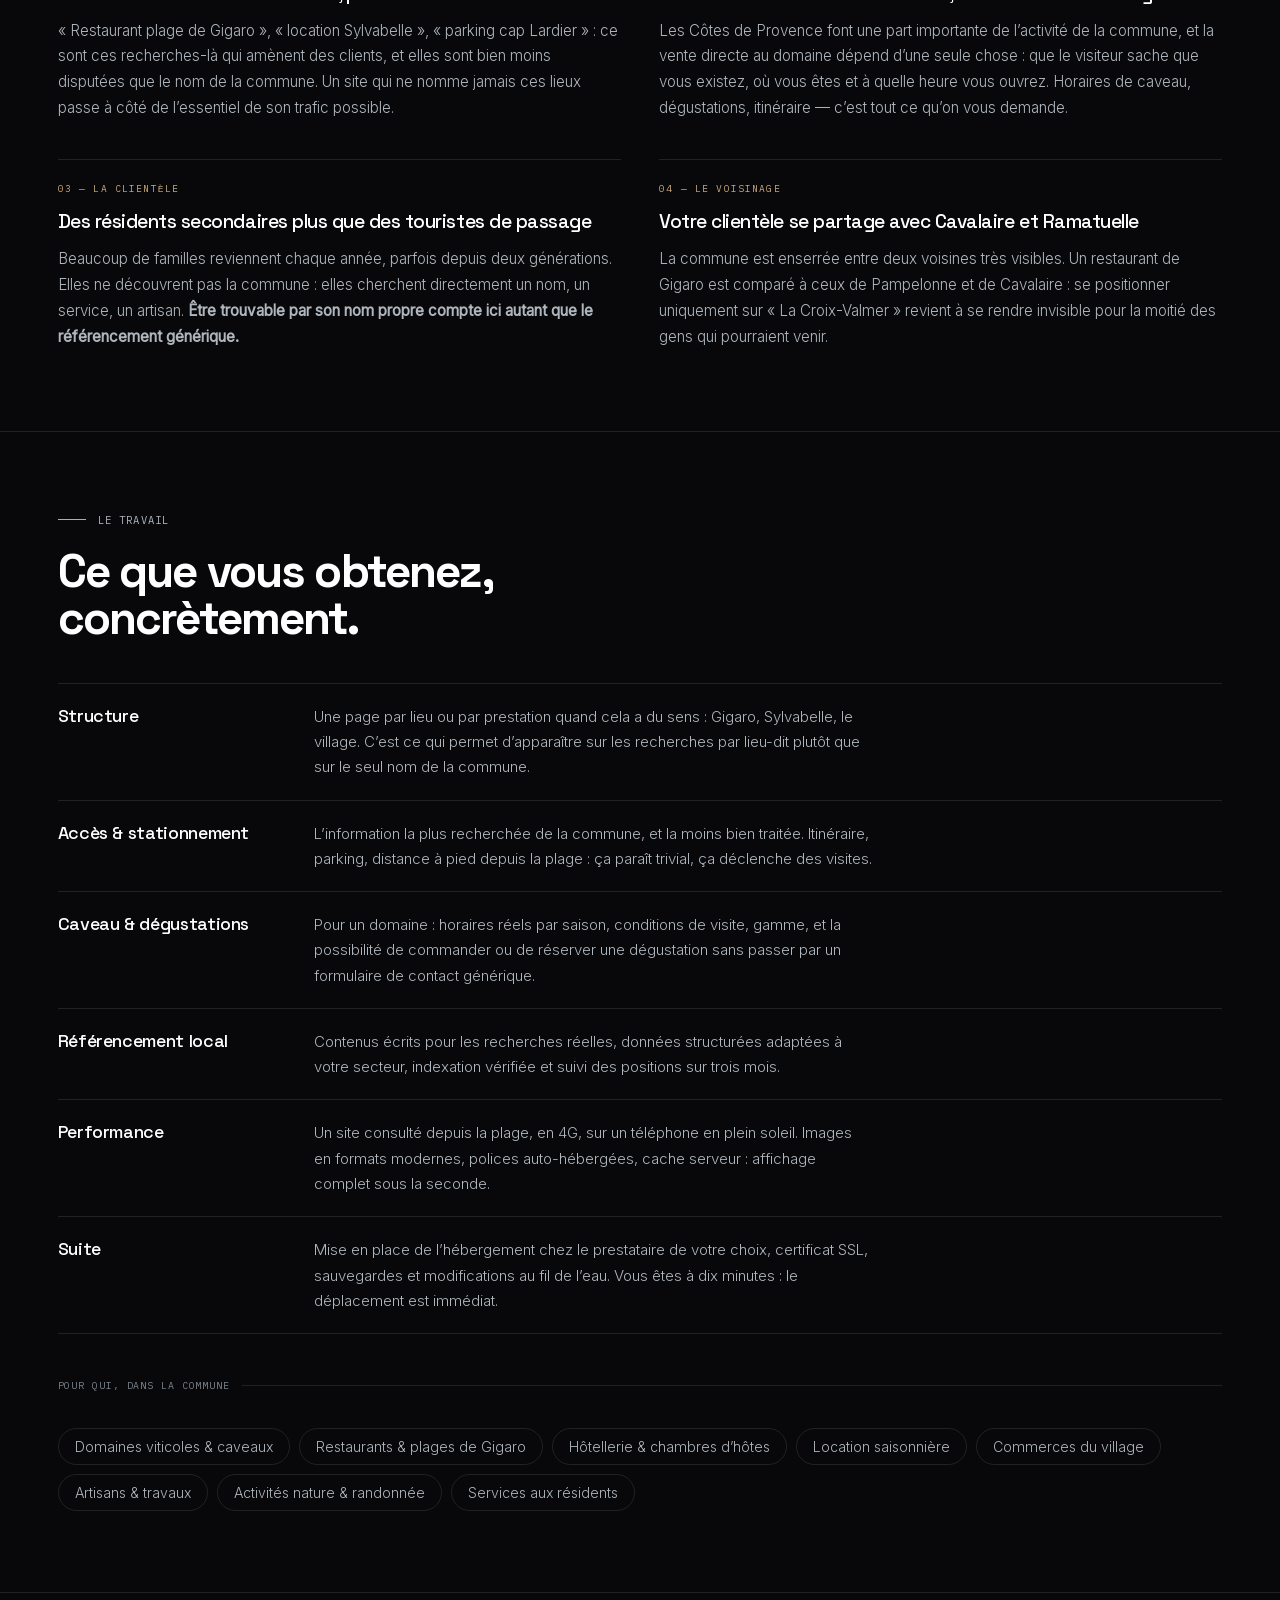
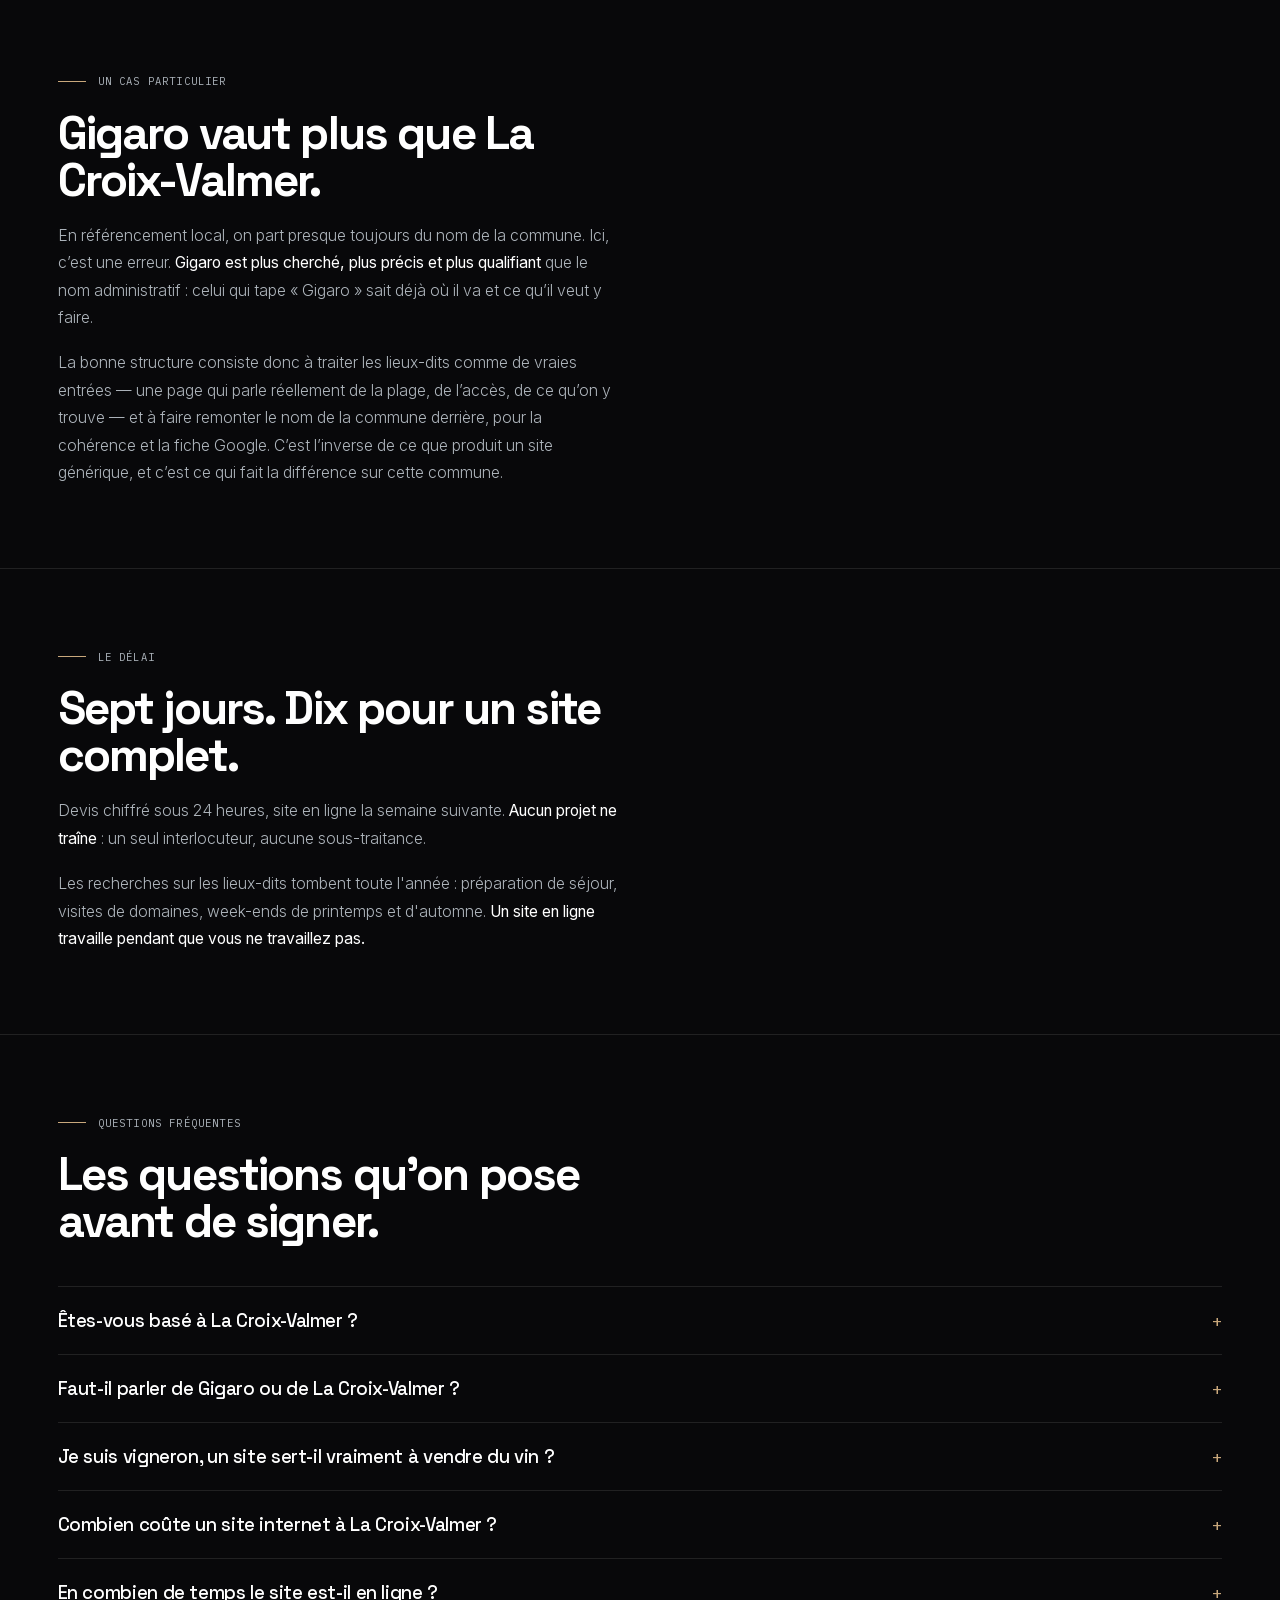
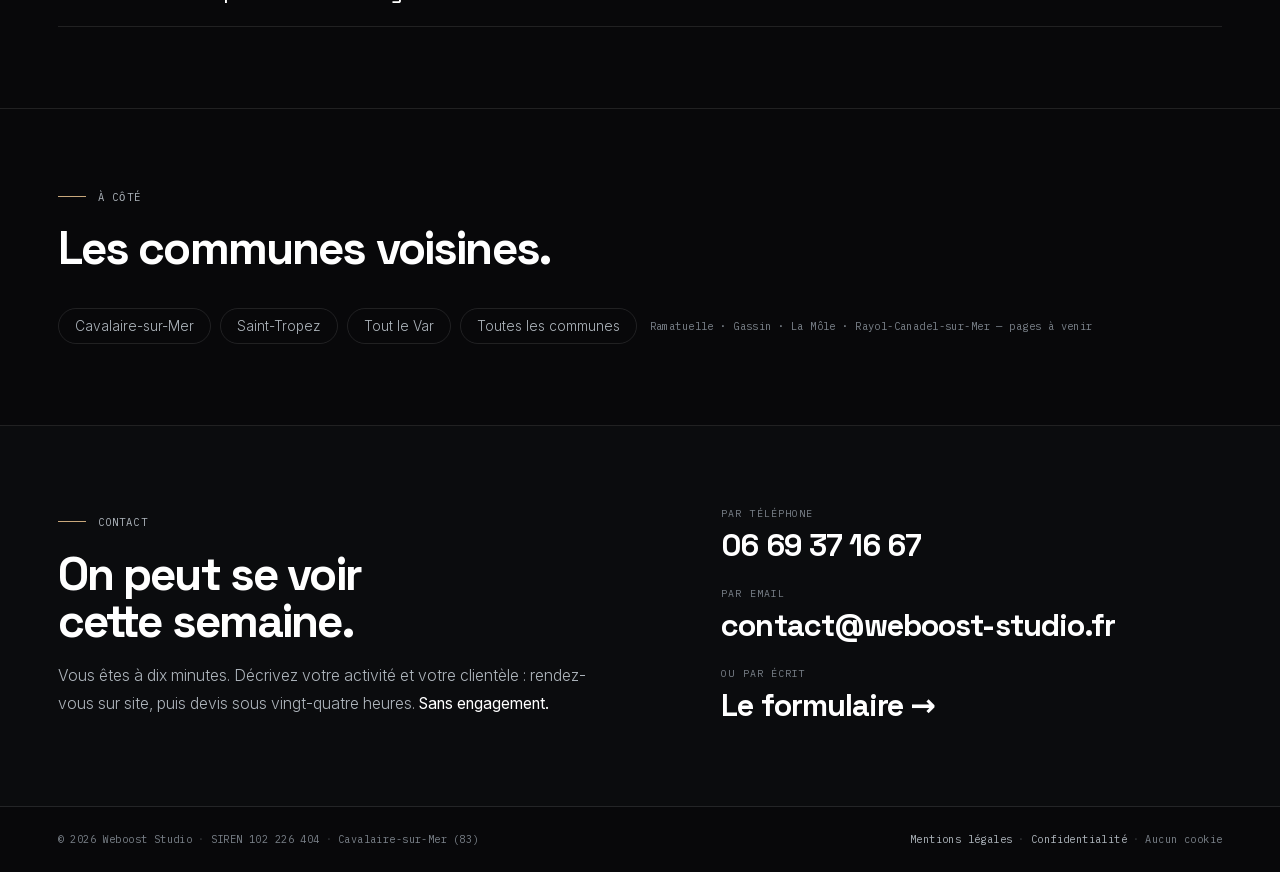
<file: creation-site-internet-la-croix-valmer.html>
<!DOCTYPE html>
<html lang="fr">
<head>
<meta charset="UTF-8">
<meta name="viewport" content="width=device-width, initial-scale=1, viewport-fit=cover">
<meta name="theme-color" content="#08080A">
<link rel="icon" href="favicon.ico" sizes="32x32">
<link rel="icon" href="assets/img/favicon.svg" type="image/svg+xml">
<link rel="apple-touch-icon" href="assets/img/apple-touch-icon.png">
<link rel="manifest" href="site.webmanifest">

<title>Développeur web La Croix-Valmer — Site internet 83</title>
<meta name="description" content="Création de site internet à La Croix-Valmer. Domaines viticoles, plages de Gigaro, hébergements et commerces. Développeur indépendant installé à Cavalaire, à dix minutes.">
<link rel="canonical" href="https://www.weboost-studio.fr/creation-site-internet-la-croix-valmer.html">
<meta property="og:type" content="website">
<meta property="og:title" content="Développeur web La Croix-Valmer — Site internet 83">
<meta property="og:description" content="Gigaro, Sylvabelle, les domaines : votre commune se cherche par ses lieux. Sites et référencement local à La Croix-Valmer.">
<meta property="og:url" content="https://www.weboost-studio.fr/creation-site-internet-la-croix-valmer.html">
<meta property="og:locale" content="fr_FR">

<link rel="preload" href="assets/fonts/space-grotesk-700.woff2" as="font" type="font/woff2" crossorigin>
<link rel="preload" href="assets/fonts/inter-300.woff2" as="font" type="font/woff2" crossorigin>
<style>
/* Polices auto-hébergées, réduites aux 125 glyphes du site. Aucune requête
   vers un tiers. font-display:swap affiche le texte immédiatement. */
@font-face{font-family:'Space Grotesk';font-style:normal;font-weight:500;font-display:swap;src:url(assets/fonts/space-grotesk-500.woff2) format('woff2')}
@font-face{font-family:'Space Grotesk';font-style:normal;font-weight:700;font-display:swap;src:url(assets/fonts/space-grotesk-700.woff2) format('woff2')}
@font-face{font-family:'Inter';font-style:normal;font-weight:300;font-display:swap;src:url(assets/fonts/inter-300.woff2) format('woff2')}
@font-face{font-family:'Inter';font-style:normal;font-weight:400;font-display:swap;src:url(assets/fonts/inter-400.woff2) format('woff2')}
@font-face{font-family:'IBM Plex Mono';font-style:normal;font-weight:400;font-display:swap;src:url(assets/fonts/ibm-plex-mono-400.woff2) format('woff2')}
</style>

<link rel="stylesheet" href="assets/css/site.css">
</head>
<body>

<div class="page">

<div class="wm-rail" aria-hidden="true"></div>

<header class="nav is-on" id="nav">
  <a class="nav__brand" href="index.html">Weboost <i>Studio</i></a>
  <nav class="nav__links" aria-label="Navigation principale">
    <a href="index.html#formules">Formules</a>
    <a href="index.html#realisations">Réalisations</a>
    <a href="index.html#villes">Communes</a>
    <a href="index.html#a-propos">À propos</a>
  </nav>
  <a class="nav__tel" href="tel:+33669371667">
    <span aria-hidden="true">●</span> 06 69 37 16 67
  </a>
  <button class="nav__burger" id="nav-burger" type="button"
          aria-expanded="false" aria-controls="nav-menu" aria-label="Ouvrir le menu">
    <span></span><span></span>
  </button>
</header>

<div class="navmenu" id="nav-menu" hidden>
  <a href="index.html#formules">Formules</a>
  <a href="index.html#realisations">Réalisations</a>
  <a href="index.html#villes">Communes</a>
  <a href="index.html#a-propos">À propos</a>
  <a href="index.html#contact">Contact</a>
  <a class="navmenu__tel" href="tel:+33669371667">06 69 37 16 67</a>
</div>

<p class="crumb">
  <a href="index.html">Accueil</a><span>›</span>
  <a href="index.html#villes">Communes</a><span>›</span>
  La Croix-Valmer
</p>

<div class="wmwrap">
  <div class="wm" aria-hidden="true"><b>La Croix-Valmer</b></div>
<div class="vhero">
  <div>
    <p class="eyebrow">Var 83 · Golfe de Saint-Tropez</p>
    <h1>Développeur web à <em>La Croix-Valmer</em></h1>
    <p class="vhero__sub">
      Je suis installé à Cavalaire, <b>votre commune limitrophe</b> — six
      kilomètres, dix minutes. Sites vitrines et référencement local pour les
      domaines viticoles, les hébergements, les plages de Gigaro et les
      commerces de la commune.
    </p>
    <p class="facts">
      <span>Sur place en <b>10 min</b></span><span class="sep">·</span>
      <span>Devis sous <b>24 h</b></span><span class="sep">·</span>
      <span>À partir de <b>600 €</b></span><span class="sep">·</span>
      <span>Livré en <b>7 jours</b></span>
    </p>
  </div>
</div>

<div class="vshape" id="vshape">
  <figure class="shape" id="shape">
    <svg viewBox="0 0 387.7 305.5" fill="none" role="img"
         aria-label="Le village de La Croix-Valmer au couchant, découpé dans le contour de la commune">
      <defs>
        <clipPath id="stClip"><path d="M20.8,85.2 36.8,54.4 31.5,50.6 37.4,33.0 46.0,20.8 49.9,34.9 59.2,42.4 71.1,44.4 76.6,47.6 90.6,49.4 95.3,54.5 93.1,63.7 104.0,55.7 116.1,66.7 122.7,58.2 128.6,53.9 139.0,53.5 137.9,58.2 149.9,68.9 154.4,70.0 166.9,62.7 172.3,54.7 179.2,51.8 189.5,55.0 199.2,53.4 220.0,44.6 226.3,46.1 231.6,50.9 234.9,65.6 238.2,71.0 236.8,81.2 239.8,109.3 252.7,129.7 255.6,141.1 258.7,144.1 269.1,147.9 275.3,147.1 284.9,150.0 298.3,160.1 304.5,169.6 311.3,187.6 307.6,194.9 328.4,206.6 331.7,214.2 342.3,222.8 344.7,229.1 357.4,236.9 367.0,249.9 361.6,250.7 357.4,247.3 350.7,236.0 344.1,232.1 329.8,231.4 319.9,237.3 317.3,242.9 310.1,246.9 307.8,254.9 294.2,263.6 291.9,272.1 295.3,277.9 290.5,284.8 282.7,284.2 281.7,274.4 270.6,259.2 257.3,255.8 259.0,249.7 252.3,239.4 253.7,233.6 248.9,228.2 238.6,227.1 236.3,223.9 241.5,218.4 236.8,206.9 236.5,198.6 233.3,191.4 219.9,182.4 200.6,176.2 183.0,175.9 171.5,173.1 162.2,176.5 153.8,168.7 137.6,172.3 130.8,168.4 125.7,170.0 115.0,162.8 86.0,169.6 82.5,155.2 72.7,136.5 76.6,123.8 71.7,114.5 66.6,111.7 63.9,105.6 39.8,82.2 29.7,85.6 20.8,85.2Z"/></clipPath>
        <!-- Le volet qui découvre la photo dans la commune : suit le scroll -->
        <clipPath id="stWipe"><rect id="stRect" x="0" y="305.5" width="387.7" height="0"/></clipPath>
        <!-- Le cadre complet, révélé une fois la commune remplie -->
        <clipPath id="stFrame"><rect x="0" y="0" width="387.7" height="305.5" rx="10"/></clipPath>
        <linearGradient id="stVeil" x1="0" y1="0" x2="0" y2="1">
          <stop offset="0" stop-color="#08080A" stop-opacity=".05"/>
          <stop offset="1" stop-color="#08080A" stop-opacity=".45"/>
        </linearGradient>
        <!-- La photo n'est encodée qu'une fois : les deux couches la réutilisent -->
        <image id="stPhoto" href="assets/img/la-croix-valmer-900.webp"
               x="-35.3" y="0" width="458.4" height="305.5" preserveAspectRatio="xMidYMid slice"/>
      </defs>

      <g clip-path="url(#stClip)">
        <g clip-path="url(#stWipe)">
          <use href="#stPhoto"/>
          <rect class="shape__veil" x="0" y="0" width="387.7" height="305.5"/>
        </g>
        <rect class="shape__edge" id="stEdge" x="0" y="305.5" width="387.7" height=".8"/>
      </g>

      <g class="shape__full" id="stFull" clip-path="url(#stFrame)">
        <use href="#stPhoto"/>
        <rect class="shape__veil" x="0" y="0" width="387.7" height="305.5"/>
      </g>

      <path class="shape__line" d="M20.8,85.2 36.8,54.4 31.5,50.6 37.4,33.0 46.0,20.8 49.9,34.9 59.2,42.4 71.1,44.4 76.6,47.6 90.6,49.4 95.3,54.5 93.1,63.7 104.0,55.7 116.1,66.7 122.7,58.2 128.6,53.9 139.0,53.5 137.9,58.2 149.9,68.9 154.4,70.0 166.9,62.7 172.3,54.7 179.2,51.8 189.5,55.0 199.2,53.4 220.0,44.6 226.3,46.1 231.6,50.9 234.9,65.6 238.2,71.0 236.8,81.2 239.8,109.3 252.7,129.7 255.6,141.1 258.7,144.1 269.1,147.9 275.3,147.1 284.9,150.0 298.3,160.1 304.5,169.6 311.3,187.6 307.6,194.9 328.4,206.6 331.7,214.2 342.3,222.8 344.7,229.1 357.4,236.9 367.0,249.9 361.6,250.7 357.4,247.3 350.7,236.0 344.1,232.1 329.8,231.4 319.9,237.3 317.3,242.9 310.1,246.9 307.8,254.9 294.2,263.6 291.9,272.1 295.3,277.9 290.5,284.8 282.7,284.2 281.7,274.4 270.6,259.2 257.3,255.8 259.0,249.7 252.3,239.4 253.7,233.6 248.9,228.2 238.6,227.1 236.3,223.9 241.5,218.4 236.8,206.9 236.5,198.6 233.3,191.4 219.9,182.4 200.6,176.2 183.0,175.9 171.5,173.1 162.2,176.5 153.8,168.7 137.6,172.3 130.8,168.4 125.7,170.0 115.0,162.8 86.0,169.6 82.5,155.2 72.7,136.5 76.6,123.8 71.7,114.5 66.6,111.7 63.9,105.6 39.8,82.2 29.7,85.6 20.8,85.2Z"/>
    </svg>
    <figcaption>La Croix-Valmer — le village au couchant</figcaption>
  </figure>
</div>


<section>
  <p class="sec-eyebrow" data-reveal>Le contexte</p>
  <h2 data-reveal>Vos clients tapent « Gigaro », pas « La Croix-Valmer ».</h2>
  <p class="lede" data-reveal>
    C’est la particularité de la commune : très peu de gens tapent « La
    Croix-Valmer ». Ils tapent <b>Gigaro, Sylvabelle, le Débarquement, le cap
    Lardier</b>. Quatre conséquences directes sur la façon de construire un
    site ici.
  </p>

  <div class="pts">
    <div class="pt-item" data-reveal>
      <span>01 — Les lieux-dits</span>
      <h3>Vos clients cherchent un endroit, pas une commune</h3>
      <p>« Restaurant plage de Gigaro », « location Sylvabelle », « parking cap
        Lardier » : ce sont ces recherches-là qui amènent des clients, et elles
        sont bien moins disputées que le nom de la commune. Un site qui ne
        nomme jamais ces lieux passe à côté de l’essentiel de son trafic
        possible.</p>
    </div>
    <div class="pt-item" data-reveal>
      <span>02 — Le vin</span>
      <h3>Les domaines vendent au caveau, mais se trouvent en ligne</h3>
      <p>Les Côtes de Provence font une part importante de l’activité de la
        commune, et la vente directe au domaine dépend d’une seule chose : que le
        visiteur sache que vous existez, où vous êtes et à quelle heure vous
        ouvrez. Horaires de caveau, dégustations, itinéraire — c’est tout ce
        qu’on vous demande.</p>
    </div>
    <div class="pt-item" data-reveal>
      <span>03 — La clientèle</span>
      <h3>Des résidents secondaires plus que des touristes de passage</h3>
      <p>Beaucoup de familles reviennent chaque année, parfois depuis deux
        générations. Elles ne découvrent pas la commune : elles cherchent
        directement un nom, un service, un artisan. <b>Être trouvable par son nom
        propre compte ici autant que le référencement générique.</b></p>
    </div>
    <div class="pt-item" data-reveal>
      <span>04 — Le voisinage</span>
      <h3>Votre clientèle se partage avec Cavalaire et Ramatuelle</h3>
      <p>La commune est enserrée entre deux voisines très visibles. Un
        restaurant de Gigaro est comparé à ceux de Pampelonne et de Cavalaire :
        se positionner uniquement sur « La Croix-Valmer » revient à se rendre
        invisible pour la moitié des gens qui pourraient venir.</p>
    </div>
  </div>
</section>

<section>
  <p class="sec-eyebrow" data-reveal>Le travail</p>
  <h2 data-reveal>Ce que vous obtenez, concrètement.</h2>

  <ul class="deliv">
    <li data-reveal><b>Structure</b>
      <p>Une page par lieu ou par prestation quand cela a du sens : Gigaro,
        Sylvabelle, le village. C’est ce qui permet d’apparaître sur les
        recherches par lieu-dit plutôt que sur le seul nom de la commune.</p></li>
    <li data-reveal><b>Accès &amp; stationnement</b>
      <p>L’information la plus recherchée de la commune, et la moins bien
        traitée. Itinéraire, parking, distance à pied depuis la plage : ça paraît
        trivial, ça déclenche des visites.</p></li>
    <li data-reveal><b>Caveau &amp; dégustations</b>
      <p>Pour un domaine : horaires réels par saison, conditions de visite,
        gamme, et la possibilité de commander ou de réserver une dégustation
        sans passer par un formulaire de contact générique.</p></li>
    <li data-reveal><b>Référencement local</b>
      <p>Contenus écrits pour les recherches réelles, données structurées
        adaptées à votre secteur, indexation vérifiée et suivi des positions sur
        trois mois.</p></li>
    <li data-reveal><b>Performance</b>
      <p>Un site consulté depuis la plage, en 4G, sur un téléphone en plein
        soleil. Images en formats modernes, polices auto-hébergées, cache
        serveur : affichage complet sous la seconde.</p></li>
    <li data-reveal><b>Suite</b>
      <p>Mise en place de l’hébergement chez le prestataire de votre choix,
        certificat SSL, sauvegardes et modifications au fil de l’eau. Vous êtes à dix minutes : le déplacement est immédiat.</p></li>
  </ul>

  <p class="qz-lab" data-reveal>Pour qui, dans la commune</p>
  <ul class="tags" data-reveal>
    <li>Domaines viticoles &amp; caveaux</li>
    <li>Restaurants &amp; plages de Gigaro</li>
    <li>Hôtellerie &amp; chambres d’hôtes</li>
    <li>Location saisonnière</li>
    <li>Commerces du village</li>
    <li>Artisans &amp; travaux</li>
    <li>Activités nature &amp; randonnée</li>
    <li>Services aux résidents</li>
  </ul>
</section>

<section>
  <p class="sec-eyebrow" data-reveal>Un cas particulier</p>
  <h2 data-reveal>Gigaro vaut plus que La Croix-Valmer.</h2>
  <p class="lede" data-reveal>
    En référencement local, on part presque toujours du nom de la commune. Ici,
    c’est une erreur. <b>Gigaro est plus cherché, plus précis et plus qualifiant</b>
    que le nom administratif : celui qui tape « Gigaro » sait déjà où il va et ce
    qu’il veut y faire.
  </p>
  <p class="lede" data-reveal>
    La bonne structure consiste donc à traiter les lieux-dits comme de vraies
    entrées — une page qui parle réellement de la plage, de l’accès, de ce qu’on
    y trouve — et à faire remonter le nom de la commune derrière, pour la
    cohérence et la fiche Google. C’est l’inverse de ce que produit un site
    générique, et c’est ce qui fait la différence sur cette commune.
  </p>
</section>

<section>
  <p class="sec-eyebrow" data-reveal>Le délai</p>
  <h2 data-reveal>Sept jours. Dix pour un site complet.</h2>
  <p class="lede" data-reveal>
    Devis chiffré sous 24 heures, site en ligne la semaine suivante.
    <b>Aucun projet ne traîne</b> : un seul interlocuteur, aucune
    sous-traitance.
  </p>
  <p class="lede" data-reveal>
    Les recherches sur les lieux-dits tombent toute l'année : préparation de
    séjour, visites de domaines, week-ends de printemps et d'automne.
    <b>Un site en ligne travaille pendant que vous ne travaillez pas.</b>
  </p>
</section>

<section>
  <p class="sec-eyebrow" data-reveal>Questions fréquentes</p>
  <h2 data-reveal>Les questions qu’on pose avant de signer.</h2>

  <div class="faq" data-reveal>
    <details>
      <summary>Êtes-vous basé à La Croix-Valmer ?</summary>
      <p>L’activité est domiciliée à Cavalaire-sur-Mer, commune limitrophe : six
        kilomètres, dix minutes de route. C’est le territoire le mieux connu
        après Cavalaire, et les allers-retours n’ont aucun coût — ce qui change
        la disponibilité en cours de projet.</p>
    </details>
    <details>
      <summary>Faut-il parler de Gigaro ou de La Croix-Valmer ?</summary>
      <p>Des deux, mais pas au même endroit. Les lieux-dits portent les
        recherches et méritent leurs propres pages ; le nom de la commune assure
        la cohérence du site, des mentions légales et de la fiche Google. Ne
        traiter que le second est l’erreur la plus fréquente ici.</p>
    </details>
    <details>
      <summary>Je suis vigneron, un site sert-il vraiment à vendre du vin ?</summary>
      <p>Pas à vendre en ligne : la vente en ligne n’entre pas dans le périmètre, et
        la logistique est lourde. En revanche il sert à remplir le caveau : horaires exacts,
        itinéraire, conditions de dégustation, gamme du millésime. La plupart des
        visites de domaine commencent par une recherche depuis un téléphone, à
        vingt minutes de chez vous.</p>
    </details>
    <details>
      <summary>Combien coûte un site internet à La Croix-Valmer ?</summary>
      <p>À partir de 600 € pour un site vitrine de trois pages, 1 300 € pour un
        site de cinq pages avec pages par lieu-dit et référencement local. Le tarif
        dépend du périmètre, jamais de la commune.</p>
    </details>
    <details>
      <summary>En combien de temps le site est-il en ligne ?</summary>
      <p>Sept jours pour un site Starter, dix pour un Business, à compter du premier rendez-vous,
        selon la disponibilité de vos photos et de vos textes. À défaut, leur production est prise
        en charge.</p>
    </details>
  </div>
</section>

<section>
  <p class="sec-eyebrow" data-reveal>À côté</p>
  <h2 data-reveal>Les communes voisines.</h2>
  <div class="near" data-reveal>
    <a href="creation-site-internet-cavalaire.html">Cavalaire-sur-Mer</a>
    <a href="creation-site-internet-saint-tropez.html">Saint-Tropez</a>
    <a href="developpeur-web-var.html">Tout le Var</a>
    <a href="index.html#villes">Toutes les communes</a>
    <span class="near__soon">Ramatuelle · Gassin · La Môle · Rayol-Canadel-sur-Mer — pages à venir</span>
  </div>
</section>

</div><!-- /.wmwrap -->

<section class="cta">
  <div>
    <p class="sec-eyebrow" data-reveal>Contact</p>
    <h2 data-reveal>On peut se voir cette semaine.</h2>
    <p class="lede" data-reveal>
      Vous êtes à dix minutes. Décrivez votre activité et votre clientèle :
      rendez-vous sur site, puis devis sous vingt-quatre heures.
      <b>Sans engagement.</b>
    </p>
  </div>
  <div class="cta__side" data-reveal>
    <a class="big-link" href="tel:+33669371667"><small>Par téléphone</small>06 69 37 16 67</a>
    <a class="big-link" href="mailto:contact@weboost-studio.fr"><small>Par email</small>contact@weboost-studio.fr</a>
    <a class="big-link" href="index.html#contact"><small>Ou par écrit</small>Le formulaire →</a>
  </div>
</section>

<footer>
  <p>© 2026 Weboost Studio<span class="sep">·</span>SIREN 102 226 404<span class="sep">·</span>Cavalaire-sur-Mer (83)</p>
  <p><a href="mentions-legales.html">Mentions légales</a><span class="sep">·</span><a href="politique-confidentialite.html">Confidentialité</a><span class="sep">·</span>Aucun cookie</p>
</footer>

</div><!-- /.page -->

<aside class="cook" id="cook" hidden>
  <p class="cook__txt">
    <b>Ce site ne dépose aucun cookie.</b> Ni traceur publicitaire, ni mesure
    d’audience, ni bouton de réseau social. Seul un marqueur technique, effacé
    à la fermeture de l’onglet, évite de rejouer l’animation d’accueil.
    <a href="politique-confidentialite.html">En savoir plus</a>
  </p>
  <button class="cook__ok" id="cook-ok" type="button">J’ai compris</button>
</aside>

<script type="application/ld+json">
{
  "@context":"https://schema.org",
  "@graph":[
    {"@type":"ProfessionalService","@id":"https://www.weboost-studio.fr/#studio","name":"Weboost Studio",
     "description":"Création de sites internet et référencement local dans le golfe de Saint-Tropez.",
     "url":"https://www.weboost-studio.fr","telephone":"+33669371667","email":"contact@weboost-studio.fr","priceRange":"€€",
     "address":{"@type":"PostalAddress","addressLocality":"Cavalaire-sur-Mer","postalCode":"83240","addressRegion":"Var","addressCountry":"FR"},
     "areaServed":[{"@type":"City","name":"La Croix-Valmer"},{"@type":"City","name":"Cavalaire-sur-Mer"},
       {"@type":"City","name":"Ramatuelle"},{"@type":"City","name":"Gassin"},
       {"@type":"City","name":"La Môle"},{"@type":"City","name":"Rayol-Canadel-sur-Mer"}],
     "knowsLanguage":["fr","en"]},
    {"@type":"WebPage","@id":"https://www.weboost-studio.fr/creation-site-internet-la-croix-valmer.html",
     "name":"Développeur web La Croix-Valmer (83) — Création de site internet","about":{"@type":"City","name":"La Croix-Valmer"},
     "isPartOf":{"@id":"https://www.weboost-studio.fr/#studio"}},
    {"@type":"BreadcrumbList","itemListElement":[
      {"@type":"ListItem","position":1,"name":"Accueil","item":"https://www.weboost-studio.fr/"},
      {"@type":"ListItem","position":2,"name":"Communes","item":"https://www.weboost-studio.fr/#villes"},
      {"@type":"ListItem","position":3,"name":"La Croix-Valmer"}]},
    {"@type":"FAQPage","mainEntity":[
      {"@type":"Question","name":"Êtes-vous basé à La Croix-Valmer ?","acceptedAnswer":{"@type":"Answer","text":"L'activité est domiciliée à Cavalaire-sur-Mer, commune limitrophe : six kilomètres, dix minutes de route."}},
      {"@type":"Question","name":"Faut-il parler de Gigaro ou de La Croix-Valmer ?","acceptedAnswer":{"@type":"Answer","text":"Des deux, mais pas au même endroit. Les lieux-dits portent les recherches et méritent leurs propres pages ; le nom de la commune assure la cohérence du site et de la fiche Google."}},
      {"@type":"Question","name":"Je suis vigneron, un site sert-il vraiment à vendre du vin ?","acceptedAnswer":{"@type":"Answer","text":"Pas à vendre en ligne, mais à remplir le caveau : horaires exacts, itinéraire, conditions de dégustation, gamme du millésime."}},
      {"@type":"Question","name":"Combien coûte un site internet à La Croix-Valmer ?","acceptedAnswer":{"@type":"Answer","text":"À partir de 600 € pour un site vitrine de trois pages, 1 300 € pour un site complet avec pages par lieu-dit et référencement local."}},
      {"@type":"Question","name":"En combien de temps le site est-il en ligne ?","acceptedAnswer":{"@type":"Answer","text":"Sept jours pour un site Starter, dix pour un Business, à compter du premier rendez-vous, selon la disponibilité des photos et des textes."}}]}
  ]
}
</script>

<script>
/* Révélation au scroll + tracé du contour. Aucune dépendance : cette page
   doit rester légère, c'est elle qui porte l'argument de la performance. */
(() => {
  'use strict';
  if (matchMedia('(prefers-reduced-motion:reduce)').matches) return;

  const io = new IntersectionObserver((es, o) => {
    es.forEach(e => { if (e.isIntersecting){ e.target.classList.add('is-in'); o.unobserve(e.target); } });
  }, { threshold:.12, rootMargin:'0px 0px -5% 0px' });
  document.querySelectorAll('[data-reveal]').forEach(el => {
    el.classList.add('is-armed');
    io.observe(el);
  });

  const shape = document.getElementById('shape');
  if (!shape) return;
  const path = shape.querySelector('.shape__line');

  /* getTotalLength() peut renvoyer 0 tant que le tracé n'est pas mesuré.
     Un dasharray à 0 donne un trait plein : le contour apparaît d'un bloc
     au lieu de se dessiner. On réessaie tant que la longueur est nulle,
     avec une limite pour ne jamais boucler indéfiniment. */
  let tries = 0;
  const arm = () => {
    const len = path.getTotalLength();
    if (!len && tries++ < 60){ requestAnimationFrame(arm); return; }
    if (len) path.style.setProperty('--len', len.toFixed(0));
    shape.classList.add('is-armed');
    /* Le tracé est dans le hero : il démarre à la frame suivante, sans
       attendre un observateur qui dépendrait de la taille du contour. */
    requestAnimationFrame(() => shape.classList.add('is-on'));
  };
  arm();

  /* ── Progression de lecture ──
     Une seule variable CSS pilote le remplissage du filigrane et le rail.
     Écrite sur <html> : aucun accès au DOM des éléments à chaque frame. */
  const root = document.documentElement;
  let tick = false;

  const prog = () => {
    tick = false;
    const h = root.scrollHeight - innerHeight;
    const p = h > 0 ? Math.min(1, Math.max(0, scrollY / h)) : 0;
    root.style.setProperty('--p', (p * 100).toFixed(2) + '%');
  };
  /* Remplissage de la photo dans le contour communal. La plage est courte —
     un peu plus d'un demi-écran — pour que la forme soit pleine alors que le
     hero est encore visible. */
  const wipe = document.getElementById('stRect');
  const edge = document.getElementById('stEdge');
  const fig  = document.getElementById('shape');
  const SH = 305.5;
  const full = document.getElementById('stFull');
  /* Deux phases sur une seule course : la commune se remplit, puis le
     cadre s'ouvre et découvre la photo entière. Sans la seconde phase,
     une bonne moitié de l'image restait invisible. */
  const fill = () => {
    if (!wipe) return;
    /* Progression calée sur la position de la bande : elle commence à se
       remplir quand elle entre par le bas et finit avant de sortir en haut. */
    const band = document.getElementById('vshape');
    let t = 0;
    if (band){
      /* Le départ se calcule sur la position de la bande DANS LE DOCUMENT,
         jamais sur sa position à l'écran : la bande étant déjà partiellement
         visible au chargement, une mesure à l'écran ferait démarrer le
         remplissage avant tout défilement. Ici, t vaut 0 tant que la page
         n'a pas bougé. */
      const top   = band.getBoundingClientRect().top + scrollY;
      const start = Math.max(0, top - innerHeight * 0.85);
      t = Math.min(1, Math.max(0, (scrollY - start) / (innerHeight * 0.95)));
    }
    const p  = Math.min(1, t / 0.48);
    const p2 = Math.min(1, Math.max(0, (t - 0.56) / 0.44));
    if (full) full.style.opacity = p2.toFixed(3);
    wipe.setAttribute('y', (SH * (1 - p)).toFixed(2));
    wipe.setAttribute('height', (SH * p).toFixed(2));
    if (edge) edge.setAttribute('y', (SH * (1 - p) - 0.4).toFixed(2));
    if (fig) fig.classList.toggle('is-filling', p > 0.01 && p < 0.995);
  };

  addEventListener('scroll', () => { if (!tick){ tick = true; requestAnimationFrame(() => { prog(); fill(); }); } },
                   { passive:true });
  addEventListener('resize', () => { prog(); fill(); }, { passive:true });
  prog(); fill();
})();

/* ───────── MENU (pages intérieures) ─────────
   La barre est déjà visible : seul le menu au doigt a besoin d'un script. */
(() => {
  const burger = document.getElementById('nav-burger');
  const menu = document.getElementById('nav-menu');
  if (!burger || !menu) return;
  let ouvert = false;
  const bascule = etat => {
    ouvert = etat;
    burger.setAttribute('aria-expanded', etat ? 'true' : 'false');
    burger.setAttribute('aria-label', etat ? 'Fermer le menu' : 'Ouvrir le menu');
    document.body.style.overflow = etat ? 'hidden' : '';
    if (etat){ menu.hidden = false; requestAnimationFrame(() => menu.classList.add('is-on')); }
    else { menu.classList.remove('is-on'); setTimeout(() => { if (!ouvert) menu.hidden = true; }, 400); }
  };
  burger.addEventListener('click', () => bascule(!ouvert));
  menu.addEventListener('click', e => { if (e.target.tagName === 'A') bascule(false); });
  addEventListener('keydown', e => { if (e.key === 'Escape' && ouvert) bascule(false); });
})();

/* ───────── BANDEAU D'INFORMATION ─────────
   Affiché une fois, puis mémorisé. Le choix est conservé dans le stockage
   local — c'est la seule donnée du site, et elle ne sert qu'à ça. */
(() => {
  const el = document.getElementById('cook');
  const ok = document.getElementById('cook-ok');
  if (!el || !ok) return;
  let vu = false;
  try { vu = localStorage.getItem('wb_info') === '1'; } catch {}
  if (vu) return;
  /* Après l'intro, pour ne pas encombrer l'arrivée */
  setTimeout(() => {
    el.hidden = false;
    requestAnimationFrame(() => el.classList.add('is-on'));
  }, 1200);
  ok.addEventListener('click', () => {
    el.classList.remove('is-on');
    setTimeout(() => { el.hidden = true; }, 600);
    try { localStorage.setItem('wb_info', '1'); } catch {}
  });
})();
</script>
</body>
</html>
</file>
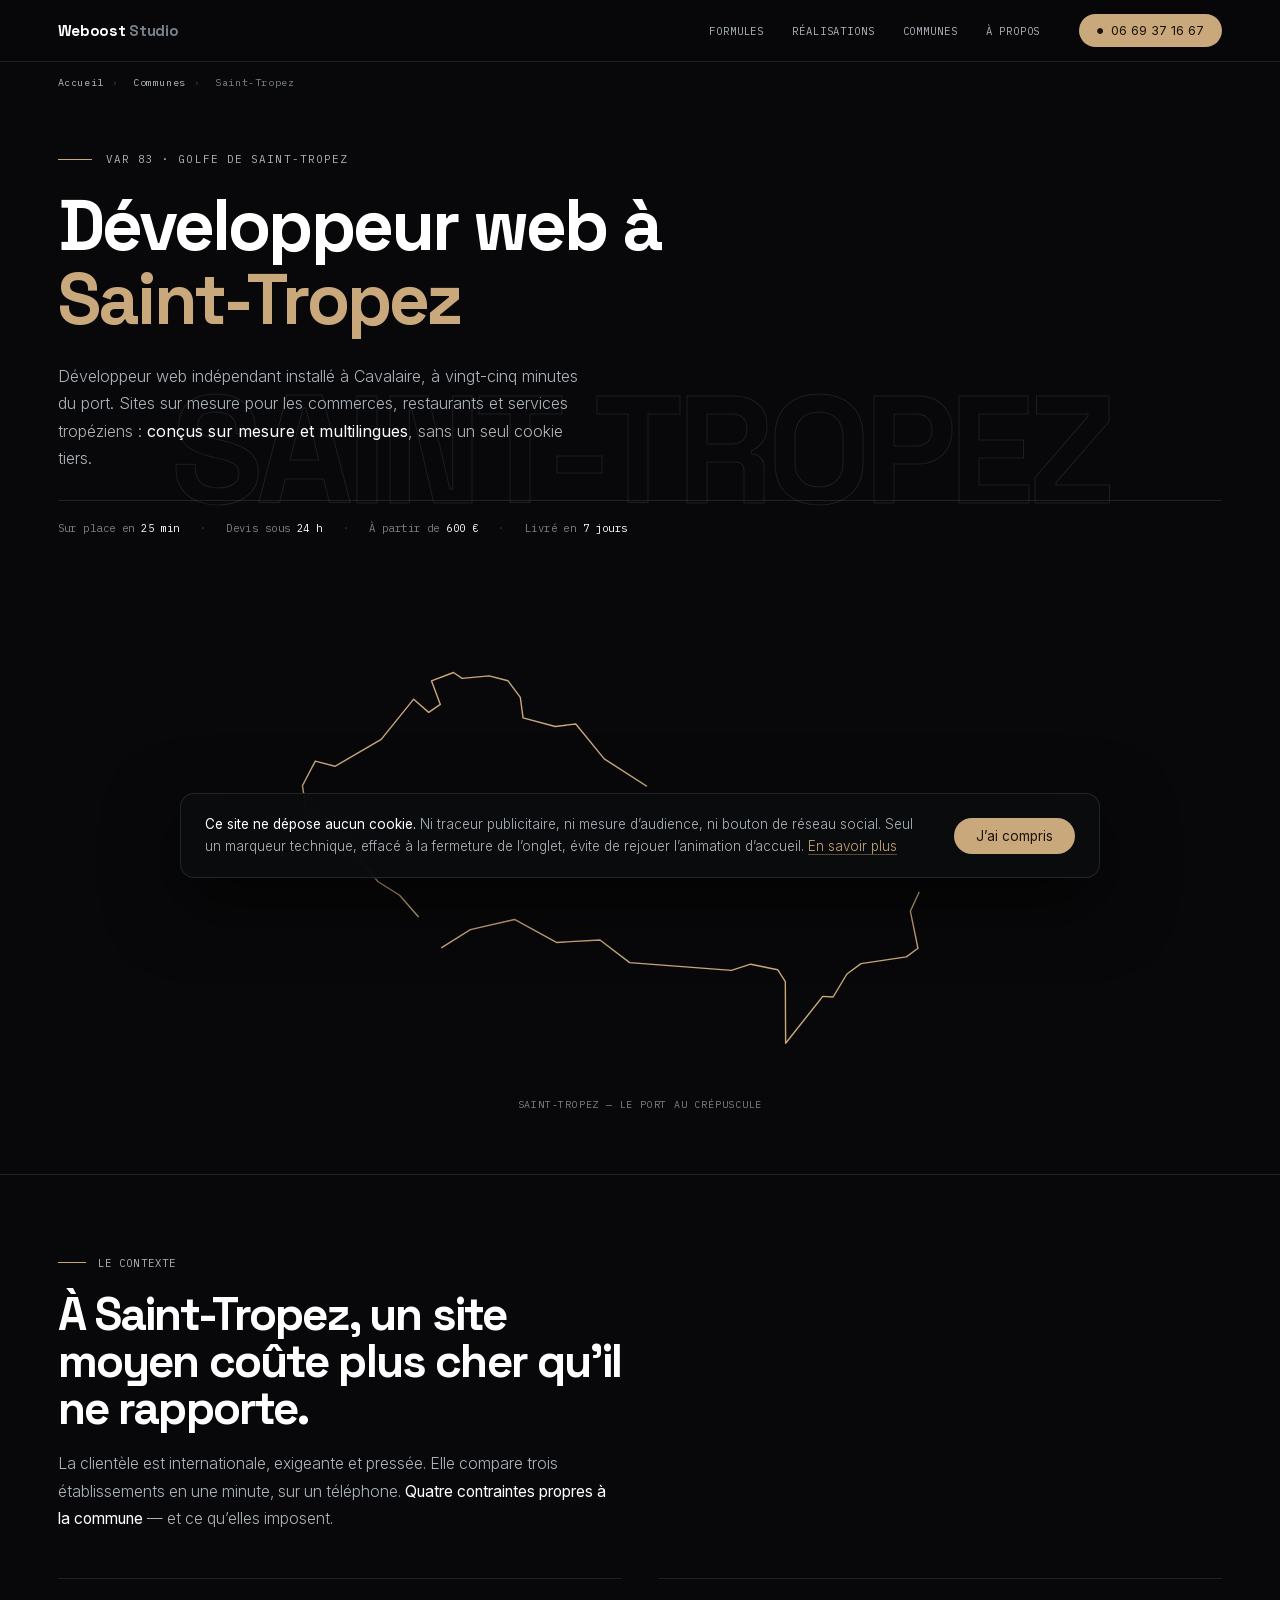
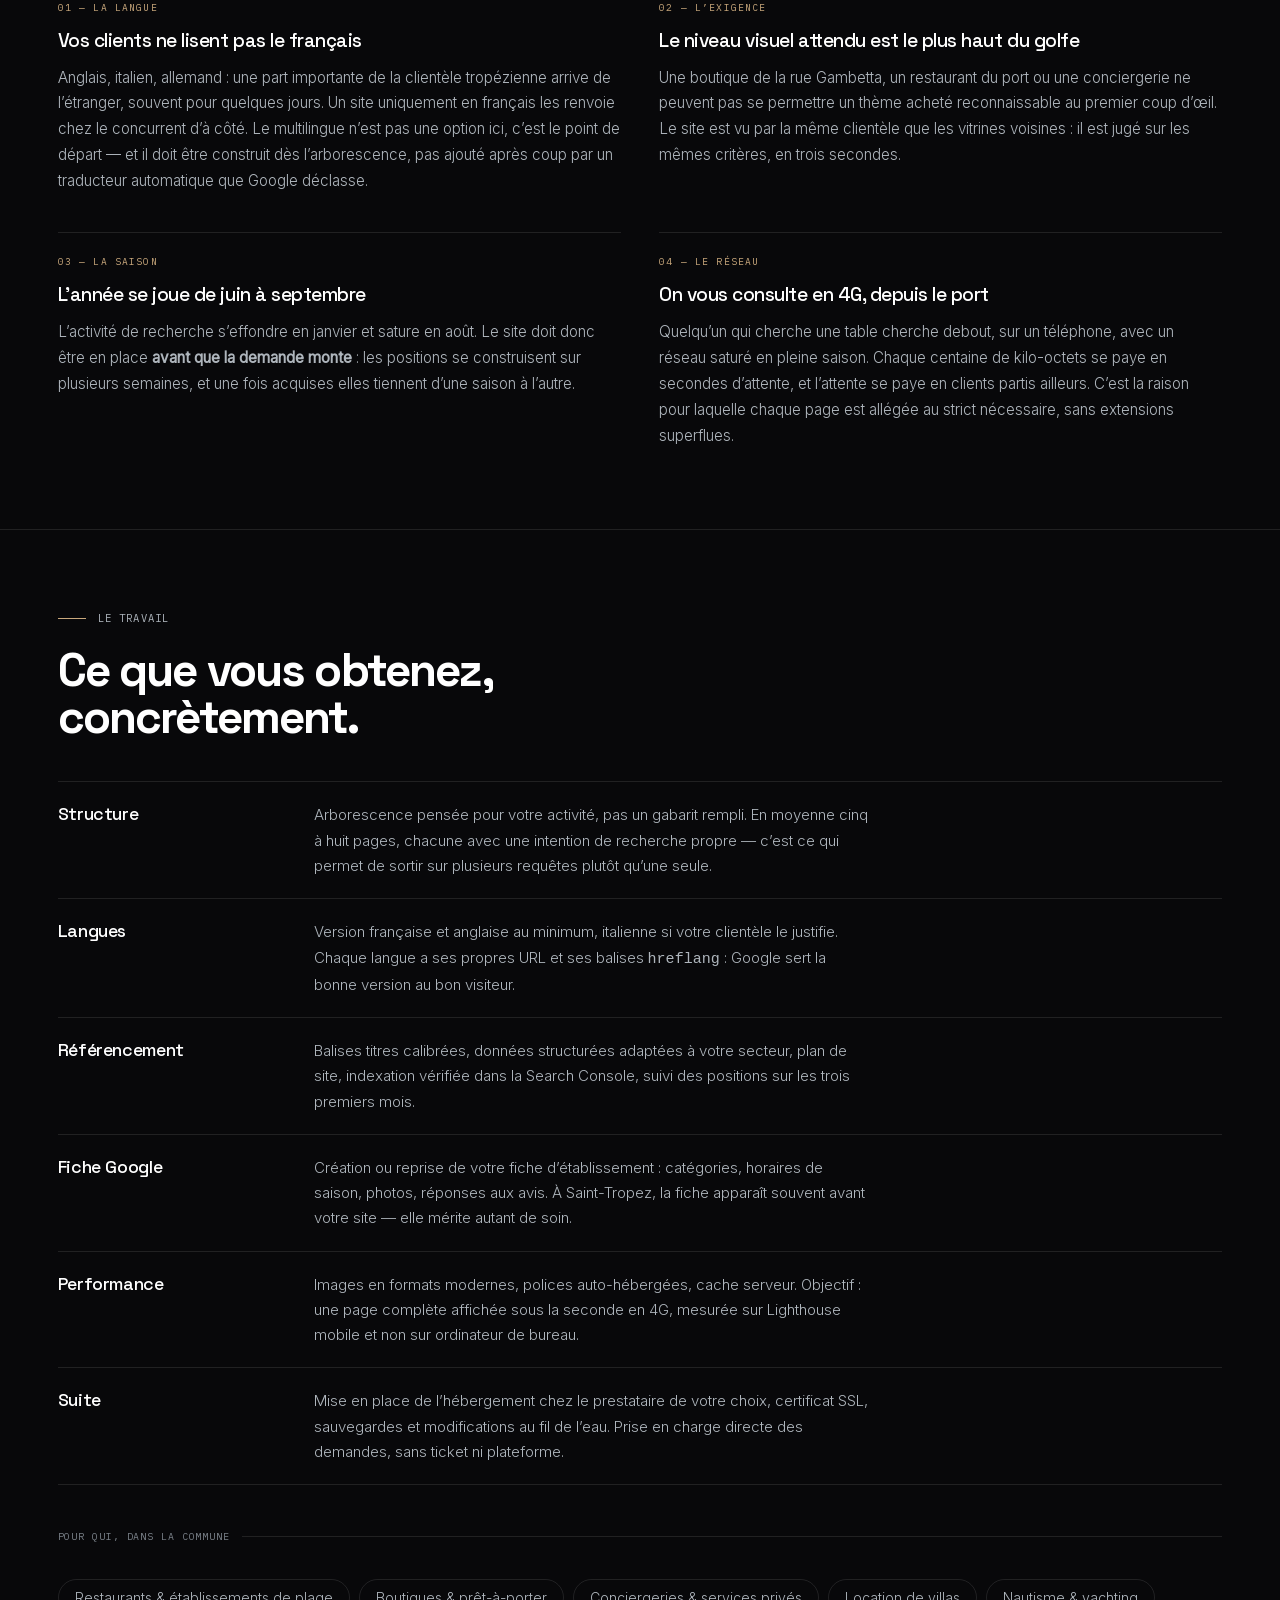
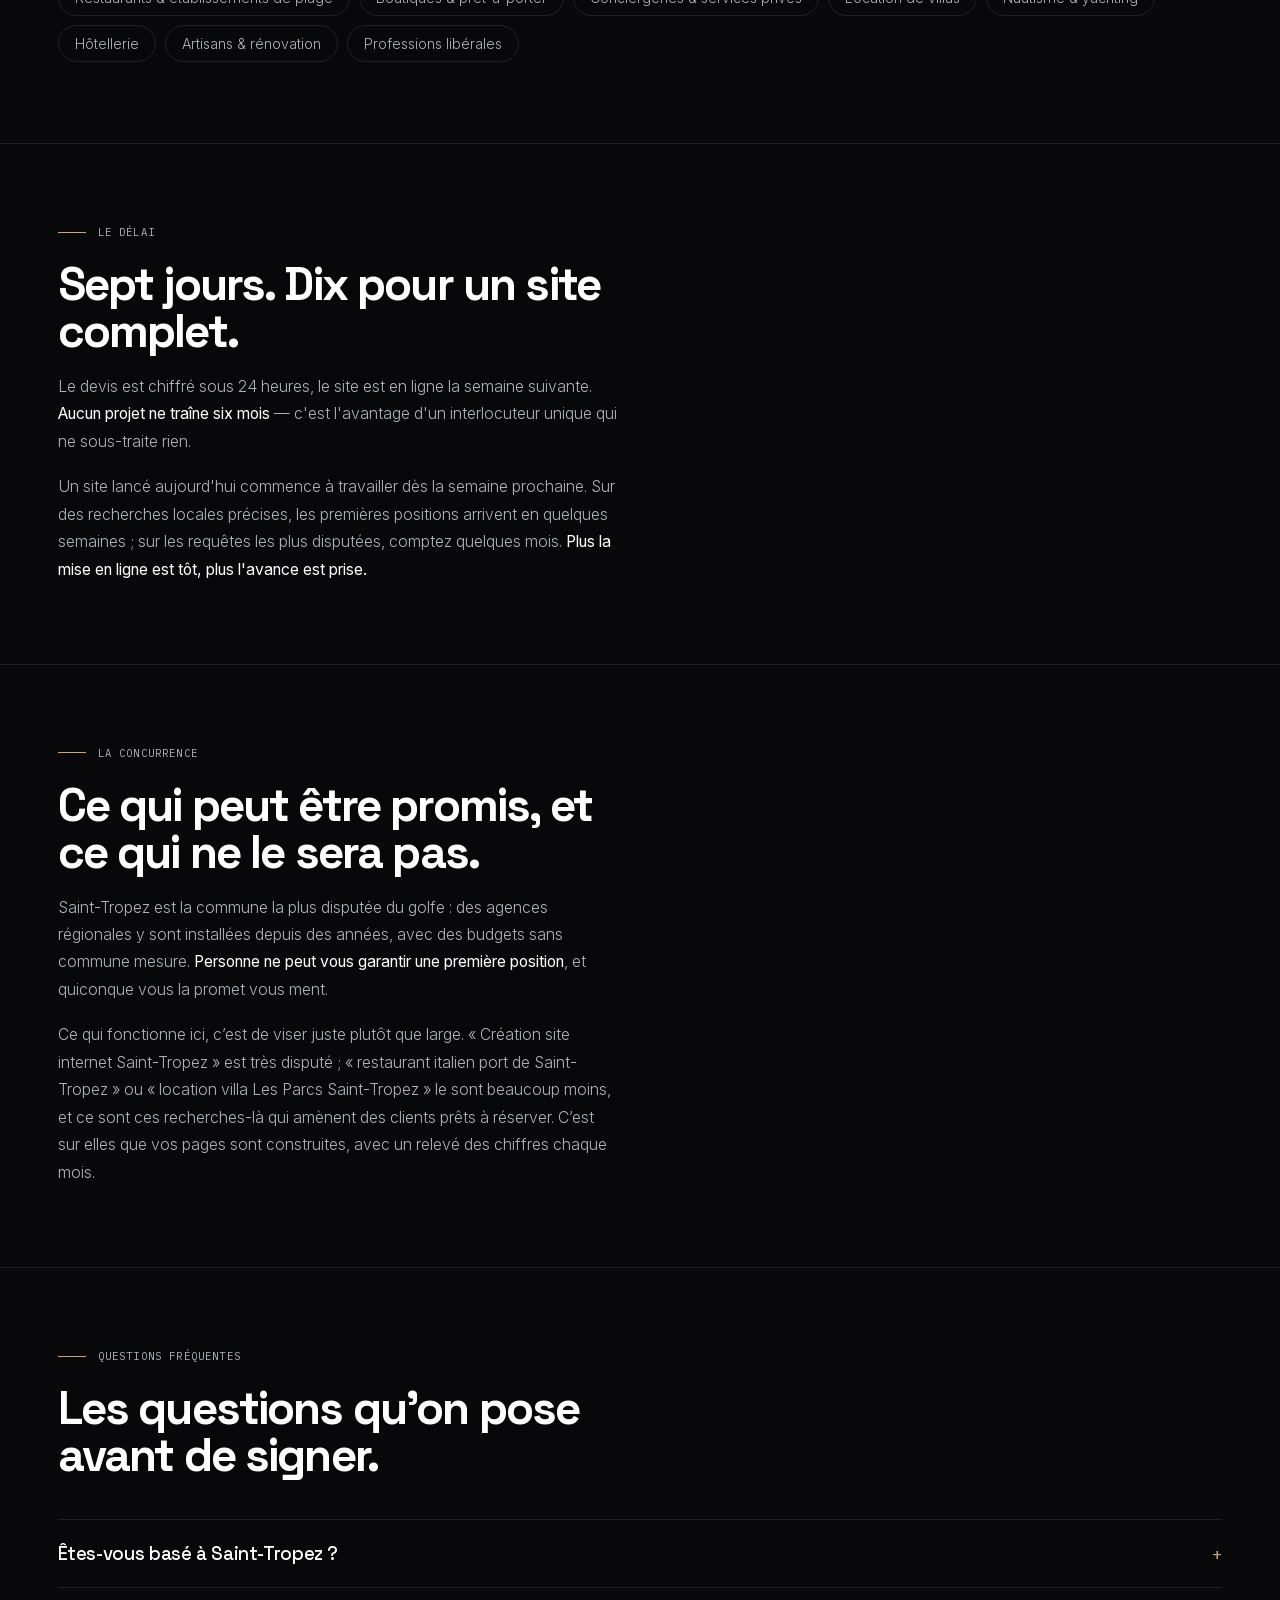
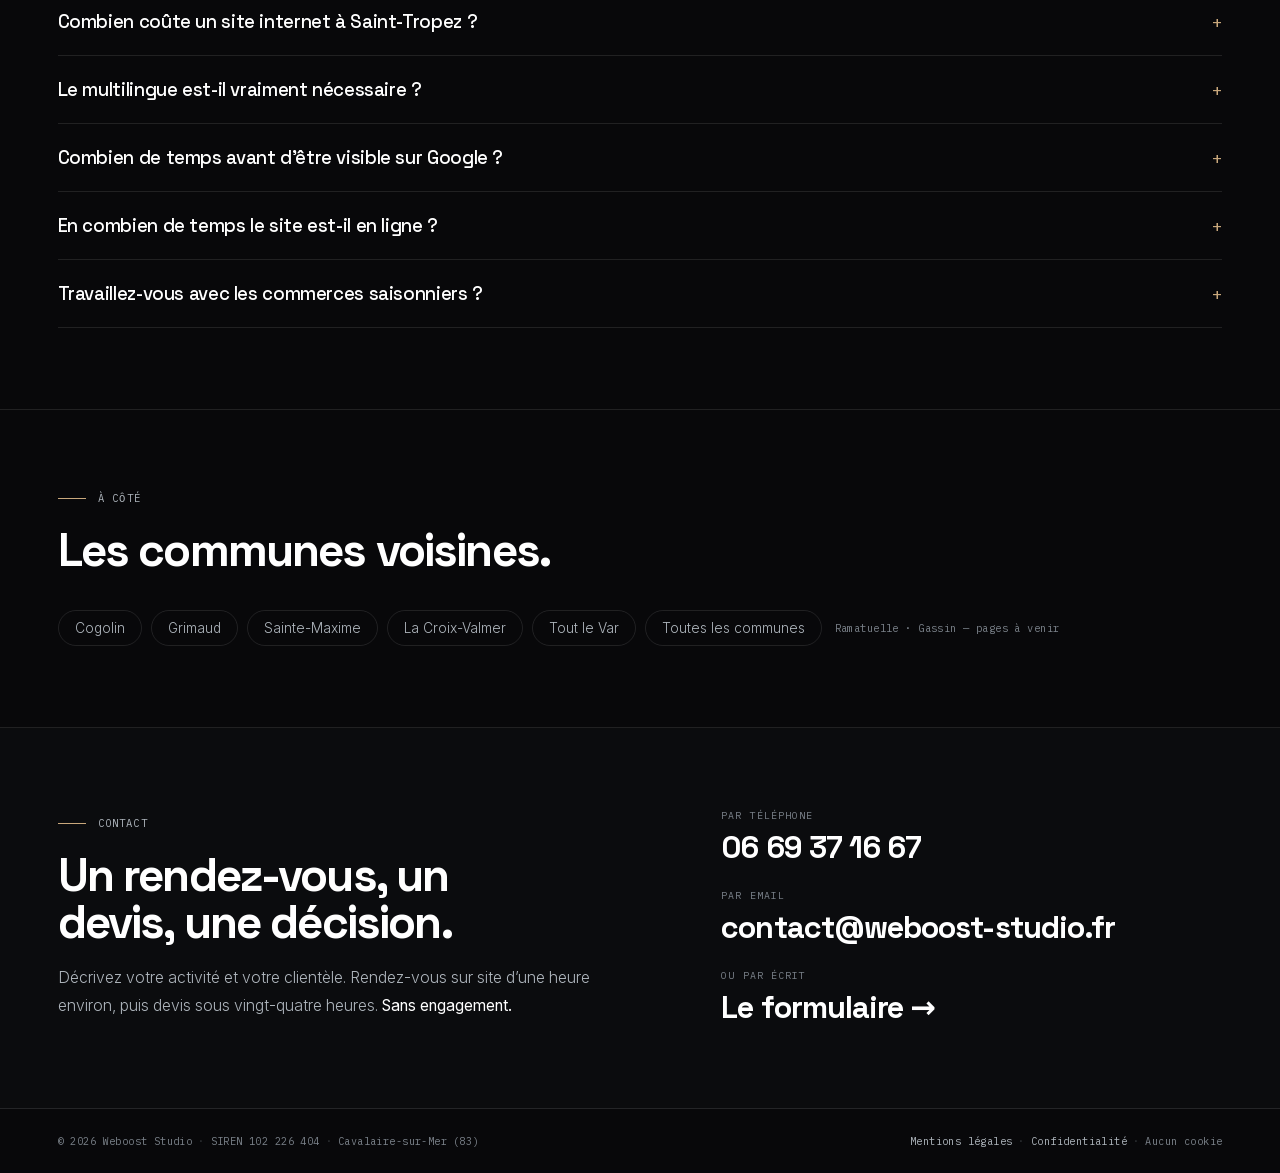
<file: creation-site-internet-saint-tropez.html>
<!DOCTYPE html>
<html lang="fr">
<head>
<meta charset="UTF-8">
<meta name="viewport" content="width=device-width, initial-scale=1, viewport-fit=cover">
<meta name="theme-color" content="#08080A">
<link rel="icon" href="favicon.ico" sizes="32x32">
<link rel="icon" href="assets/img/favicon.svg" type="image/svg+xml">
<link rel="apple-touch-icon" href="assets/img/apple-touch-icon.png">
<link rel="manifest" href="site.webmanifest">

<title>Développeur web Saint-Tropez — Création site internet</title>
<meta name="description" content="Création de site internet à Saint-Tropez : sites vitrines multilingues, référencement local et fiche Google pour les commerces et restaurants tropéziens.">
<link rel="canonical" href="https://www.weboost-studio.fr/creation-site-internet-saint-tropez.html">
<meta property="og:type" content="website">
<meta property="og:title" content="Développeur web Saint-Tropez — Création site internet">
<meta property="og:description" content="Sites multilingues et soignés pour les commerces et services de Saint-Tropez. Développeur indépendant installé dans le golfe.">
<meta property="og:url" content="https://www.weboost-studio.fr/creation-site-internet-saint-tropez.html">
<meta property="og:locale" content="fr_FR">

<link rel="preload" href="assets/fonts/space-grotesk-700.woff2" as="font" type="font/woff2" crossorigin>
<link rel="preload" href="assets/fonts/inter-300.woff2" as="font" type="font/woff2" crossorigin>
<style>
/* Polices auto-hébergées, réduites aux 125 glyphes du site. Aucune requête
   vers un tiers. font-display:swap affiche le texte immédiatement. */
@font-face{font-family:'Space Grotesk';font-style:normal;font-weight:500;font-display:swap;src:url(assets/fonts/space-grotesk-500.woff2) format('woff2')}
@font-face{font-family:'Space Grotesk';font-style:normal;font-weight:700;font-display:swap;src:url(assets/fonts/space-grotesk-700.woff2) format('woff2')}
@font-face{font-family:'Inter';font-style:normal;font-weight:300;font-display:swap;src:url(assets/fonts/inter-300.woff2) format('woff2')}
@font-face{font-family:'Inter';font-style:normal;font-weight:400;font-display:swap;src:url(assets/fonts/inter-400.woff2) format('woff2')}
@font-face{font-family:'IBM Plex Mono';font-style:normal;font-weight:400;font-display:swap;src:url(assets/fonts/ibm-plex-mono-400.woff2) format('woff2')}
</style>

<link rel="stylesheet" href="assets/css/site.css">
</head>
<body>

<div class="page">

<div class="wm-rail" aria-hidden="true"></div>

<header class="nav is-on" id="nav">
  <a class="nav__brand" href="index.html">Weboost <i>Studio</i></a>
  <nav class="nav__links" aria-label="Navigation principale">
    <a href="index.html#formules">Formules</a>
    <a href="index.html#realisations">Réalisations</a>
    <a href="index.html#villes">Communes</a>
    <a href="index.html#a-propos">À propos</a>
  </nav>
  <a class="nav__tel" href="tel:+33669371667">
    <span aria-hidden="true">●</span> 06 69 37 16 67
  </a>
  <button class="nav__burger" id="nav-burger" type="button"
          aria-expanded="false" aria-controls="nav-menu" aria-label="Ouvrir le menu">
    <span></span><span></span>
  </button>
</header>

<div class="navmenu" id="nav-menu" hidden>
  <a href="index.html#formules">Formules</a>
  <a href="index.html#realisations">Réalisations</a>
  <a href="index.html#villes">Communes</a>
  <a href="index.html#a-propos">À propos</a>
  <a href="index.html#contact">Contact</a>
  <a class="navmenu__tel" href="tel:+33669371667">06 69 37 16 67</a>
</div>

<p class="crumb">
  <a href="index.html">Accueil</a><span>›</span>
  <a href="index.html#villes">Communes</a><span>›</span>
  Saint-Tropez
</p>

<div class="wmwrap">
  <div class="wm" aria-hidden="true"><b>Saint-Tropez</b></div>
<div class="vhero">
  <div>
    <p class="eyebrow">Var 83 · Golfe de Saint-Tropez</p>
    <h1>Développeur web à <em>Saint-Tropez</em></h1>
    <p class="vhero__sub">
      Développeur web indépendant installé à Cavalaire, à vingt-cinq minutes
      du port. Sites sur mesure pour les commerces, restaurants et
      services tropéziens : <b>conçus sur mesure et multilingues</b>, sans un seul cookie tiers.
    </p>
    <p class="facts">
      <span>Sur place en <b>25 min</b></span><span class="sep">·</span>
      <span>Devis sous <b>24 h</b></span><span class="sep">·</span>
      <span>À partir de <b>600 €</b></span><span class="sep">·</span>
      <span>Livré en <b>7 jours</b></span>
    </p>
  </div>
</div>

<div class="vshape" id="vshape">
  <figure class="shape" id="shape">
    <svg viewBox="0 0 247.0 164.5" fill="none" role="img"
         aria-label="Le port de Saint-Tropez au crépuscule, découpé dans le contour de la commune">
      <defs>
        <clipPath id="stClip"><path d="M51.1,110.0 44.9,102.9 37.8,98.4 25.7,83.5 14.8,77.5 13.2,67.1 17.4,59.1 23.8,60.8 38.9,52.0 49.5,38.9 54.4,43.2 58.2,40.6 55.3,32.9 62.5,30.2 65.3,32.1 74.1,31.3 80.3,32.9 84.3,38.3 85.2,45.0 95.7,47.8 102.4,47.0 111.7,58.4 127.9,68.8 137.1,68.9 145.4,62.4 149.9,54.3 148.9,23.1 154.5,19.7 163.5,17.6 168.6,13.3 176.9,13.2 188.3,29.8 196.2,35.6 208.3,38.4 226.8,60.9 233.7,62.5 231.2,74.9 227.6,83.0 222.4,84.7 211.6,108.1 214.1,120.2 210.3,123.0 195.5,125.2 190.9,128.6 186.4,136.1 183.0,135.9 170.9,151.2 170.8,131.1 168.3,127.2 159.5,125.4 153.2,127.4 120.0,124.9 110.3,117.5 96.1,118.3 82.4,110.8 68.0,114.1 57.5,120.7 53.3,116.8 51.1,110.0Z"/></clipPath>
        <!-- Le volet qui découvre la photo dans la commune : suit le scroll -->
        <clipPath id="stWipe"><rect id="stRect" x="0" y="164.5" width="247.0" height="0"/></clipPath>
        <!-- Le cadre complet, révélé une fois la commune remplie -->
        <clipPath id="stFrame"><rect x="0" y="0" width="247.0" height="164.5" rx="10"/></clipPath>
        <linearGradient id="stVeil" x1="0" y1="0" x2="0" y2="1">
          <stop offset="0" stop-color="#08080A" stop-opacity=".05"/>
          <stop offset="1" stop-color="#08080A" stop-opacity=".45"/>
        </linearGradient>
        <!-- La photo n'est encodée qu'une fois : les deux couches la réutilisent -->
        <image id="stPhoto" href="assets/img/saint-tropez-900.webp"
               x="0" y="0" width="247.0" height="164.5" preserveAspectRatio="xMidYMid slice"/>
      </defs>

      <g clip-path="url(#stClip)">
        <g clip-path="url(#stWipe)">
          <use href="#stPhoto"/>
          <rect class="shape__veil" x="0" y="0" width="247.0" height="164.5"/>
        </g>
        <rect class="shape__edge" id="stEdge" x="0" y="164.5" width="247.0" height=".8"/>
      </g>

      <g class="shape__full" id="stFull" clip-path="url(#stFrame)">
        <use href="#stPhoto"/>
        <rect class="shape__veil" x="0" y="0" width="247.0" height="164.5"/>
      </g>

      <path class="shape__line" d="M51.1,110.0 44.9,102.9 37.8,98.4 25.7,83.5 14.8,77.5 13.2,67.1 17.4,59.1 23.8,60.8 38.9,52.0 49.5,38.9 54.4,43.2 58.2,40.6 55.3,32.9 62.5,30.2 65.3,32.1 74.1,31.3 80.3,32.9 84.3,38.3 85.2,45.0 95.7,47.8 102.4,47.0 111.7,58.4 127.9,68.8 137.1,68.9 145.4,62.4 149.9,54.3 148.9,23.1 154.5,19.7 163.5,17.6 168.6,13.3 176.9,13.2 188.3,29.8 196.2,35.6 208.3,38.4 226.8,60.9 233.7,62.5 231.2,74.9 227.6,83.0 222.4,84.7 211.6,108.1 214.1,120.2 210.3,123.0 195.5,125.2 190.9,128.6 186.4,136.1 183.0,135.9 170.9,151.2 170.8,131.1 168.3,127.2 159.5,125.4 153.2,127.4 120.0,124.9 110.3,117.5 96.1,118.3 82.4,110.8 68.0,114.1 57.5,120.7 53.3,116.8 51.1,110.0Z"/>
    </svg>
    <figcaption>Saint-Tropez — le port au crépuscule</figcaption>
  </figure>
</div>


<section>
  <p class="sec-eyebrow" data-reveal>Le contexte</p>
  <h2 data-reveal>À Saint-Tropez, un site moyen coûte plus cher qu’il ne rapporte.</h2>
  <p class="lede" data-reveal>
    La clientèle est internationale, exigeante et pressée. Elle compare trois
    établissements en une minute, sur un téléphone. <b>Quatre contraintes
    propres à la commune</b> — et ce qu’elles imposent.
  </p>

  <div class="pts">
    <div class="pt-item" data-reveal>
      <span>01 — La langue</span>
      <h3>Vos clients ne lisent pas le français</h3>
      <p>Anglais, italien, allemand : une part importante de la clientèle
        tropézienne arrive de l’étranger, souvent pour quelques jours. Un site
        uniquement en français les renvoie chez le concurrent d’à côté. Le
        multilingue n’est pas une option ici, c’est le point de départ — et il
        doit être construit dès l’arborescence, pas ajouté après coup par un
        traducteur automatique que Google déclasse.</p>
    </div>
    <div class="pt-item" data-reveal>
      <span>02 — L’exigence</span>
      <h3>Le niveau visuel attendu est le plus haut du golfe</h3>
      <p>Une boutique de la rue Gambetta, un restaurant du port ou une
        conciergerie ne peuvent pas se permettre un thème acheté reconnaissable
        au premier coup d’œil. Le site est vu par la même clientèle que les
        vitrines voisines : il est jugé sur les mêmes critères, en trois
        secondes.</p>
    </div>
    <div class="pt-item" data-reveal>
      <span>03 — La saison</span>
      <h3>L’année se joue de juin à septembre</h3>
      <p>L’activité de recherche s’effondre en janvier et sature en août. Le site
        doit donc être en place <b>avant que la demande monte</b> : les positions
        se construisent sur plusieurs semaines, et une fois acquises elles
        tiennent d’une saison à l’autre.</p>
    </div>
    <div class="pt-item" data-reveal>
      <span>04 — Le réseau</span>
      <h3>On vous consulte en 4G, depuis le port</h3>
      <p>Quelqu’un qui cherche une table cherche debout, sur un téléphone, avec
        un réseau saturé en pleine saison. Chaque centaine de kilo-octets se
        paye en secondes d’attente, et l’attente se paye en clients partis
        ailleurs. C’est la raison pour laquelle chaque page est
        allégée au strict nécessaire, sans extensions superflues.</p>
    </div>
  </div>
</section>

<section>
  <p class="sec-eyebrow" data-reveal>Le travail</p>
  <h2 data-reveal>Ce que vous obtenez, concrètement.</h2>

  <ul class="deliv">
    <li data-reveal><b>Structure</b>
      <p>Arborescence pensée pour votre activité, pas un gabarit rempli. En
        moyenne cinq à huit pages, chacune avec une intention de recherche
        propre — c’est ce qui permet de sortir sur plusieurs requêtes plutôt
        qu’une seule.</p></li>
    <li data-reveal><b>Langues</b>
      <p>Version française et anglaise au minimum, italienne si votre clientèle
        le justifie. Chaque langue a ses propres URL et ses balises
        <code>hreflang</code> : Google sert la bonne version au bon visiteur.</p></li>
    <li data-reveal><b>Référencement</b>
      <p>Balises titres calibrées, données structurées adaptées à votre secteur,
        plan de site, indexation vérifiée dans la Search Console, suivi des
        positions sur les trois premiers mois.</p></li>
    <li data-reveal><b>Fiche Google</b>
      <p>Création ou reprise de votre fiche d’établissement : catégories,
        horaires de saison, photos, réponses aux avis. À Saint-Tropez, la fiche
        apparaît souvent avant votre site — elle mérite autant de soin.</p></li>
    <li data-reveal><b>Performance</b>
      <p>Images en formats modernes, polices auto-hébergées, cache serveur.
        Objectif : une page complète affichée sous la seconde en 4G, mesurée
        sur Lighthouse mobile et non sur ordinateur de bureau.</p></li>
    <li data-reveal><b>Suite</b>
      <p>Mise en place de l’hébergement chez le prestataire de votre choix,
        certificat SSL, sauvegardes et modifications au fil de l’eau. Prise en charge directe des demandes,
        sans ticket ni plateforme.</p></li>
  </ul>

  <p class="qz-lab" data-reveal>Pour qui, dans la commune</p>
  <ul class="tags" data-reveal>
    <li>Restaurants &amp; établissements de plage</li>
    <li>Boutiques &amp; prêt-à-porter</li>
    <li>Conciergeries &amp; services privés</li>
    <li>Location de villas</li>
    <li>Nautisme &amp; yachting</li>
    <li>Hôtellerie</li>
    <li>Artisans &amp; rénovation</li>
    <li>Professions libérales</li>
  </ul>
</section>

<section>
  <p class="sec-eyebrow" data-reveal>Le délai</p>
  <h2 data-reveal>Sept jours. Dix pour un site complet.</h2>
  <p class="lede" data-reveal>
    Le devis est chiffré sous 24 heures, le site est en ligne la semaine
    suivante. <b>Aucun projet ne traîne six mois</b> — c'est l'avantage d'un
    interlocuteur unique qui ne sous-traite rien.
  </p>
  <p class="lede" data-reveal>
    Un site lancé aujourd'hui commence à travailler dès la semaine prochaine.
    Sur des recherches locales précises, les premières positions arrivent en
    quelques semaines ; sur les requêtes les plus disputées, comptez quelques
    mois. <b>Plus la mise en ligne est tôt, plus l'avance est prise.</b>
  </p>
</section>

<section>
  <p class="sec-eyebrow" data-reveal>La concurrence</p>
  <h2 data-reveal>Ce qui peut être promis, et ce qui ne le sera pas.</h2>
  <p class="lede" data-reveal>
    Saint-Tropez est la commune la plus disputée du golfe : des agences
    régionales y sont installées depuis des années, avec des budgets
    sans commune mesure. <b>Personne ne peut vous garantir une première position</b>, et
    quiconque vous la promet vous ment.
  </p>
  <p class="lede" data-reveal>
    Ce qui fonctionne ici, c’est de viser juste plutôt que large. « Création
    site internet Saint-Tropez » est très disputé ; « restaurant italien port
    de Saint-Tropez » ou « location villa Les Parcs Saint-Tropez » le sont
    beaucoup moins, et ce sont ces recherches-là qui amènent des clients prêts
    à réserver. C’est sur elles que vos pages sont construites,
    avec un relevé des chiffres chaque mois.
  </p>
</section>

<section>
  <p class="sec-eyebrow" data-reveal>Questions fréquentes</p>
  <h2 data-reveal>Les questions qu’on pose avant de signer.</h2>

  <div class="faq" data-reveal>
    <details>
      <summary>Êtes-vous basé à Saint-Tropez ?</summary>
      <p>Non. L’activité est domiciliée à Cavalaire-sur-Mer, à vingt-cinq minutes.
        Le premier rendez-vous se tient dans votre commerce, et autant de fois
        que le projet le demande. Travailler avec quelqu’un du golfe change
        surtout une chose : je connais votre saison, vos voisins et votre
        clientèle sans que vous ayez à me les expliquer.</p>
    </details>
    <details>
      <summary>Combien coûte un site internet à Saint-Tropez ?</summary>
      <p>À partir de 600 € pour un site de trois pages, autour de 1 300 € pour
        un site complet avec référencement local, et sur devis pour un projet
        multilingue ou avec réservation. Le tarif ne change pas selon la
        commune : c’est le périmètre qui le fixe.</p>
    </details>
    <details>
      <summary>Le multilingue est-il vraiment nécessaire ?</summary>
      <p>À Saint-Tropez, oui, dans la quasi-totalité des cas. Une version
        anglaise correctement construite double la surface de recherche sur
        laquelle vous pouvez apparaître. En revanche, une traduction
        automatique branchée sur le site existant fait plus de mal que de bien :
        Google la détecte et déclasse les pages concernées.</p>
    </details>
    <details>
      <summary>Combien de temps avant d’être visible sur Google ?</summary>
      <p>Quelques semaines sur des recherches locales précises, plusieurs mois sur
        les requêtes les plus disputées. La fiche Google, elle, peut produire des
        appels dès les premiers jours — c’est pourquoi elle est mise en place en
        même temps que le site.</p>
    </details>
    <details>
      <summary>En combien de temps le site est-il en ligne ?</summary>
      <p>Sept jours pour un Starter, dix pour un Business, à compter du
        premier rendez-vous. Sur un projet multilingue, comptez davantage : la
        traduction et la relecture sont ce qui prend le plus de temps.</p>
    </details>
    <details>
      <summary>Travaillez-vous avec les commerces saisonniers ?</summary>
      <p>Oui, et le site s’adapte : horaires de saison affichés automatiquement,
        page d’accueil qui bascule en mode hors saison, et une fiche Google mise
        à jour aux ouvertures et fermetures. Un commerce fermé six mois par an
        n’a pas les mêmes besoins qu’une activité continue.</p>
    </details>
  </div>
</section>

<section>
  <p class="sec-eyebrow" data-reveal>À côté</p>
  <h2 data-reveal>Les communes voisines.</h2>
  <div class="near" data-reveal>
    <a href="creation-site-internet-cogolin.html">Cogolin</a>
    <a href="creation-site-internet-grimaud.html">Grimaud</a>
    <a href="creation-site-internet-sainte-maxime.html">Sainte-Maxime</a>
    <a href="creation-site-internet-la-croix-valmer.html">La Croix-Valmer</a>
    <a href="developpeur-web-var.html">Tout le Var</a>
    <a href="index.html#villes">Toutes les communes</a>
    <span class="near__soon">Ramatuelle · Gassin — pages à venir</span>
  </div>
</section>

</div><!-- /.wmwrap -->

<section class="cta">
  <div>
    <p class="sec-eyebrow" data-reveal>Contact</p>
    <h2 data-reveal>Un rendez-vous, un devis, une décision.</h2>
    <p class="lede" data-reveal>
      Décrivez votre activité et votre clientèle. Rendez-vous sur site d’une heure
      environ, puis devis sous vingt-quatre heures. <b>Sans engagement.</b>
    </p>
  </div>
  <div class="cta__side" data-reveal>
    <a class="big-link" href="tel:+33669371667"><small>Par téléphone</small>06 69 37 16 67</a>
    <a class="big-link" href="mailto:contact@weboost-studio.fr"><small>Par email</small>contact@weboost-studio.fr</a>
    <a class="big-link" href="index.html#contact"><small>Ou par écrit</small>Le formulaire →</a>
  </div>
</section>

<footer>
  <p>© 2026 Weboost Studio<span class="sep">·</span>SIREN 102 226 404<span class="sep">·</span>Cavalaire-sur-Mer (83)</p>
  <p><a href="mentions-legales.html">Mentions légales</a><span class="sep">·</span><a href="politique-confidentialite.html">Confidentialité</a><span class="sep">·</span>Aucun cookie</p>
</footer>

</div><!-- /.page -->

<aside class="cook" id="cook" hidden>
  <p class="cook__txt">
    <b>Ce site ne dépose aucun cookie.</b> Ni traceur publicitaire, ni mesure
    d’audience, ni bouton de réseau social. Seul un marqueur technique, effacé
    à la fermeture de l’onglet, évite de rejouer l’animation d’accueil.
    <a href="politique-confidentialite.html">En savoir plus</a>
  </p>
  <button class="cook__ok" id="cook-ok" type="button">J’ai compris</button>
</aside>

<script type="application/ld+json">
{
  "@context":"https://schema.org",
  "@graph":[
    {
      "@type":"ProfessionalService",
      "@id":"https://www.weboost-studio.fr/#studio",
      "name":"Weboost Studio",
      "description":"Création de sites internet et référencement local dans le golfe de Saint-Tropez.",
      "url":"https://www.weboost-studio.fr",
      "telephone":"+33669371667",
      "email":"contact@weboost-studio.fr",
      "priceRange":"€€",
      "address":{"@type":"PostalAddress","addressLocality":"Cavalaire-sur-Mer","postalCode":"83240","addressRegion":"Var","addressCountry":"FR"},
      "areaServed":[
        {"@type":"City","name":"Saint-Tropez"},
        {"@type":"City","name":"Ramatuelle"},
        {"@type":"City","name":"Gassin"},
        {"@type":"City","name":"Cogolin"},
        {"@type":"City","name":"Grimaud"},
        {"@type":"City","name":"Sainte-Maxime"}
      ],
      "knowsLanguage":["fr","en"]
    },
    {
      "@type":"WebPage",
      "@id":"https://www.weboost-studio.fr/creation-site-internet-saint-tropez.html",
      "name":"Développeur web Saint-Tropez (83) — Création de site internet",
      "about":{"@type":"City","name":"Saint-Tropez"},
      "isPartOf":{"@id":"https://www.weboost-studio.fr/#studio"}
    },
    {
      "@type":"BreadcrumbList",
      "itemListElement":[
        {"@type":"ListItem","position":1,"name":"Accueil","item":"https://www.weboost-studio.fr/"},
        {"@type":"ListItem","position":2,"name":"Communes","item":"https://www.weboost-studio.fr/#villes"},
        {"@type":"ListItem","position":3,"name":"Saint-Tropez"}
      ]
    },
    {
      "@type":"FAQPage",
      "mainEntity":[
        {"@type":"Question","name":"Êtes-vous basé à Saint-Tropez ?","acceptedAnswer":{"@type":"Answer","text":"L'activité est domiciliée à Cavalaire-sur-Mer, à vingt-cinq minutes. Le premier rendez-vous se tient dans votre commerce."}},
        {"@type":"Question","name":"Combien coûte un site internet à Saint-Tropez ?","acceptedAnswer":{"@type":"Answer","text":"À partir de 600 € pour un site de trois pages, autour de 1 300 € pour un site complet avec référencement local, et sur devis pour un projet multilingue."}},
        {"@type":"Question","name":"Le multilingue est-il vraiment nécessaire ?","acceptedAnswer":{"@type":"Answer","text":"À Saint-Tropez, oui dans la quasi-totalité des cas. Une version anglaise correctement construite double la surface de recherche. Une traduction automatique, en revanche, fait plus de mal que de bien."}},
        {"@type":"Question","name":"Combien de temps avant d'être visible sur Google ?","acceptedAnswer":{"@type":"Answer","text":"Quelques semaines sur des recherches locales précises, plusieurs mois sur les requêtes les plus disputées. La fiche Google peut produire des appels dès les premiers jours."}},
        {"@type":"Question","name":"Travaillez-vous avec les commerces saisonniers ?","acceptedAnswer":{"@type":"Answer","text":"Oui. Horaires de saison automatiques, page d'accueil qui bascule hors saison, et fiche Google mise à jour aux ouvertures et fermetures."}}
      ]
    }
  ]
}
</script>

<script>
/* Révélation au scroll + tracé du contour. Aucune dépendance : cette page
   doit rester légère, c'est elle qui porte l'argument de la performance. */
(() => {
  'use strict';
  if (matchMedia('(prefers-reduced-motion:reduce)').matches) return;

  const io = new IntersectionObserver((es, o) => {
    es.forEach(e => { if (e.isIntersecting){ e.target.classList.add('is-in'); o.unobserve(e.target); } });
  }, { threshold:.12, rootMargin:'0px 0px -5% 0px' });
  document.querySelectorAll('[data-reveal]').forEach(el => {
    el.classList.add('is-armed');
    io.observe(el);
  });

  const shape = document.getElementById('shape');
  if (!shape) return;
  const path = shape.querySelector('.shape__line');

  /* getTotalLength() peut renvoyer 0 tant que le tracé n'est pas mesuré.
     Un dasharray à 0 donne un trait plein : le contour apparaît d'un bloc
     au lieu de se dessiner. On réessaie tant que la longueur est nulle,
     avec une limite pour ne jamais boucler indéfiniment. */
  let tries = 0;
  const arm = () => {
    const len = path.getTotalLength();
    if (!len && tries++ < 60){ requestAnimationFrame(arm); return; }
    if (len) path.style.setProperty('--len', len.toFixed(0));
    shape.classList.add('is-armed');
    /* Le tracé est dans le hero : il démarre à la frame suivante, sans
       attendre un observateur qui dépendrait de la taille du contour. */
    requestAnimationFrame(() => shape.classList.add('is-on'));
  };
  arm();

  /* ── Progression de lecture ──
     Une seule variable CSS pilote le remplissage du filigrane et le rail.
     Écrite sur <html> : aucun accès au DOM des éléments à chaque frame. */
  const root = document.documentElement;
  let tick = false;

  const prog = () => {
    tick = false;
    const h = root.scrollHeight - innerHeight;
    const p = h > 0 ? Math.min(1, Math.max(0, scrollY / h)) : 0;
    root.style.setProperty('--p', (p * 100).toFixed(2) + '%');
  };
  /* Remplissage de la photo dans le contour communal. La plage est courte —
     un peu plus d'un demi-écran — pour que la forme soit pleine alors que le
     hero est encore visible. */
  const wipe = document.getElementById('stRect');
  const edge = document.getElementById('stEdge');
  const fig  = document.getElementById('shape');
  const SH = 164.5;
  const full = document.getElementById('stFull');
  /* Deux phases sur une seule course : la commune se remplit, puis le
     cadre s'ouvre et découvre la photo entière. Sans la seconde phase,
     une bonne moitié de l'image restait invisible. */
  const fill = () => {
    if (!wipe) return;
    /* Progression calée sur la position de la bande : elle commence à se
       remplir quand elle entre par le bas et finit avant de sortir en haut. */
    const band = document.getElementById('vshape');
    let t = 0;
    if (band){
      /* Le départ se calcule sur la position de la bande DANS LE DOCUMENT,
         jamais sur sa position à l'écran : la bande étant déjà partiellement
         visible au chargement, une mesure à l'écran ferait démarrer le
         remplissage avant tout défilement. Ici, t vaut 0 tant que la page
         n'a pas bougé. */
      const top   = band.getBoundingClientRect().top + scrollY;
      const start = Math.max(0, top - innerHeight * 0.85);
      t = Math.min(1, Math.max(0, (scrollY - start) / (innerHeight * 0.95)));
    }
    const p  = Math.min(1, t / 0.48);
    const p2 = Math.min(1, Math.max(0, (t - 0.56) / 0.44));
    if (full) full.style.opacity = p2.toFixed(3);
    wipe.setAttribute('y', (SH * (1 - p)).toFixed(2));
    wipe.setAttribute('height', (SH * p).toFixed(2));
    if (edge) edge.setAttribute('y', (SH * (1 - p) - 0.4).toFixed(2));
    if (fig) fig.classList.toggle('is-filling', p > 0.01 && p < 0.995);
  };

  addEventListener('scroll', () => { if (!tick){ tick = true; requestAnimationFrame(() => { prog(); fill(); }); } },
                   { passive:true });
  addEventListener('resize', () => { prog(); fill(); }, { passive:true });
  prog(); fill();
})();

/* ───────── MENU (pages intérieures) ─────────
   La barre est déjà visible : seul le menu au doigt a besoin d'un script. */
(() => {
  const burger = document.getElementById('nav-burger');
  const menu = document.getElementById('nav-menu');
  if (!burger || !menu) return;
  let ouvert = false;
  const bascule = etat => {
    ouvert = etat;
    burger.setAttribute('aria-expanded', etat ? 'true' : 'false');
    burger.setAttribute('aria-label', etat ? 'Fermer le menu' : 'Ouvrir le menu');
    document.body.style.overflow = etat ? 'hidden' : '';
    if (etat){ menu.hidden = false; requestAnimationFrame(() => menu.classList.add('is-on')); }
    else { menu.classList.remove('is-on'); setTimeout(() => { if (!ouvert) menu.hidden = true; }, 400); }
  };
  burger.addEventListener('click', () => bascule(!ouvert));
  menu.addEventListener('click', e => { if (e.target.tagName === 'A') bascule(false); });
  addEventListener('keydown', e => { if (e.key === 'Escape' && ouvert) bascule(false); });
})();

/* ───────── BANDEAU D'INFORMATION ─────────
   Affiché une fois, puis mémorisé. Le choix est conservé dans le stockage
   local — c'est la seule donnée du site, et elle ne sert qu'à ça. */
(() => {
  const el = document.getElementById('cook');
  const ok = document.getElementById('cook-ok');
  if (!el || !ok) return;
  let vu = false;
  try { vu = localStorage.getItem('wb_info') === '1'; } catch {}
  if (vu) return;
  /* Après l'intro, pour ne pas encombrer l'arrivée */
  setTimeout(() => {
    el.hidden = false;
    requestAnimationFrame(() => el.classList.add('is-on'));
  }, 1200);
  ok.addEventListener('click', () => {
    el.classList.remove('is-on');
    setTimeout(() => { el.hidden = true; }, 600);
    try { localStorage.setItem('wb_info', '1'); } catch {}
  });
})();
</script>
</body>
</html>
</file>
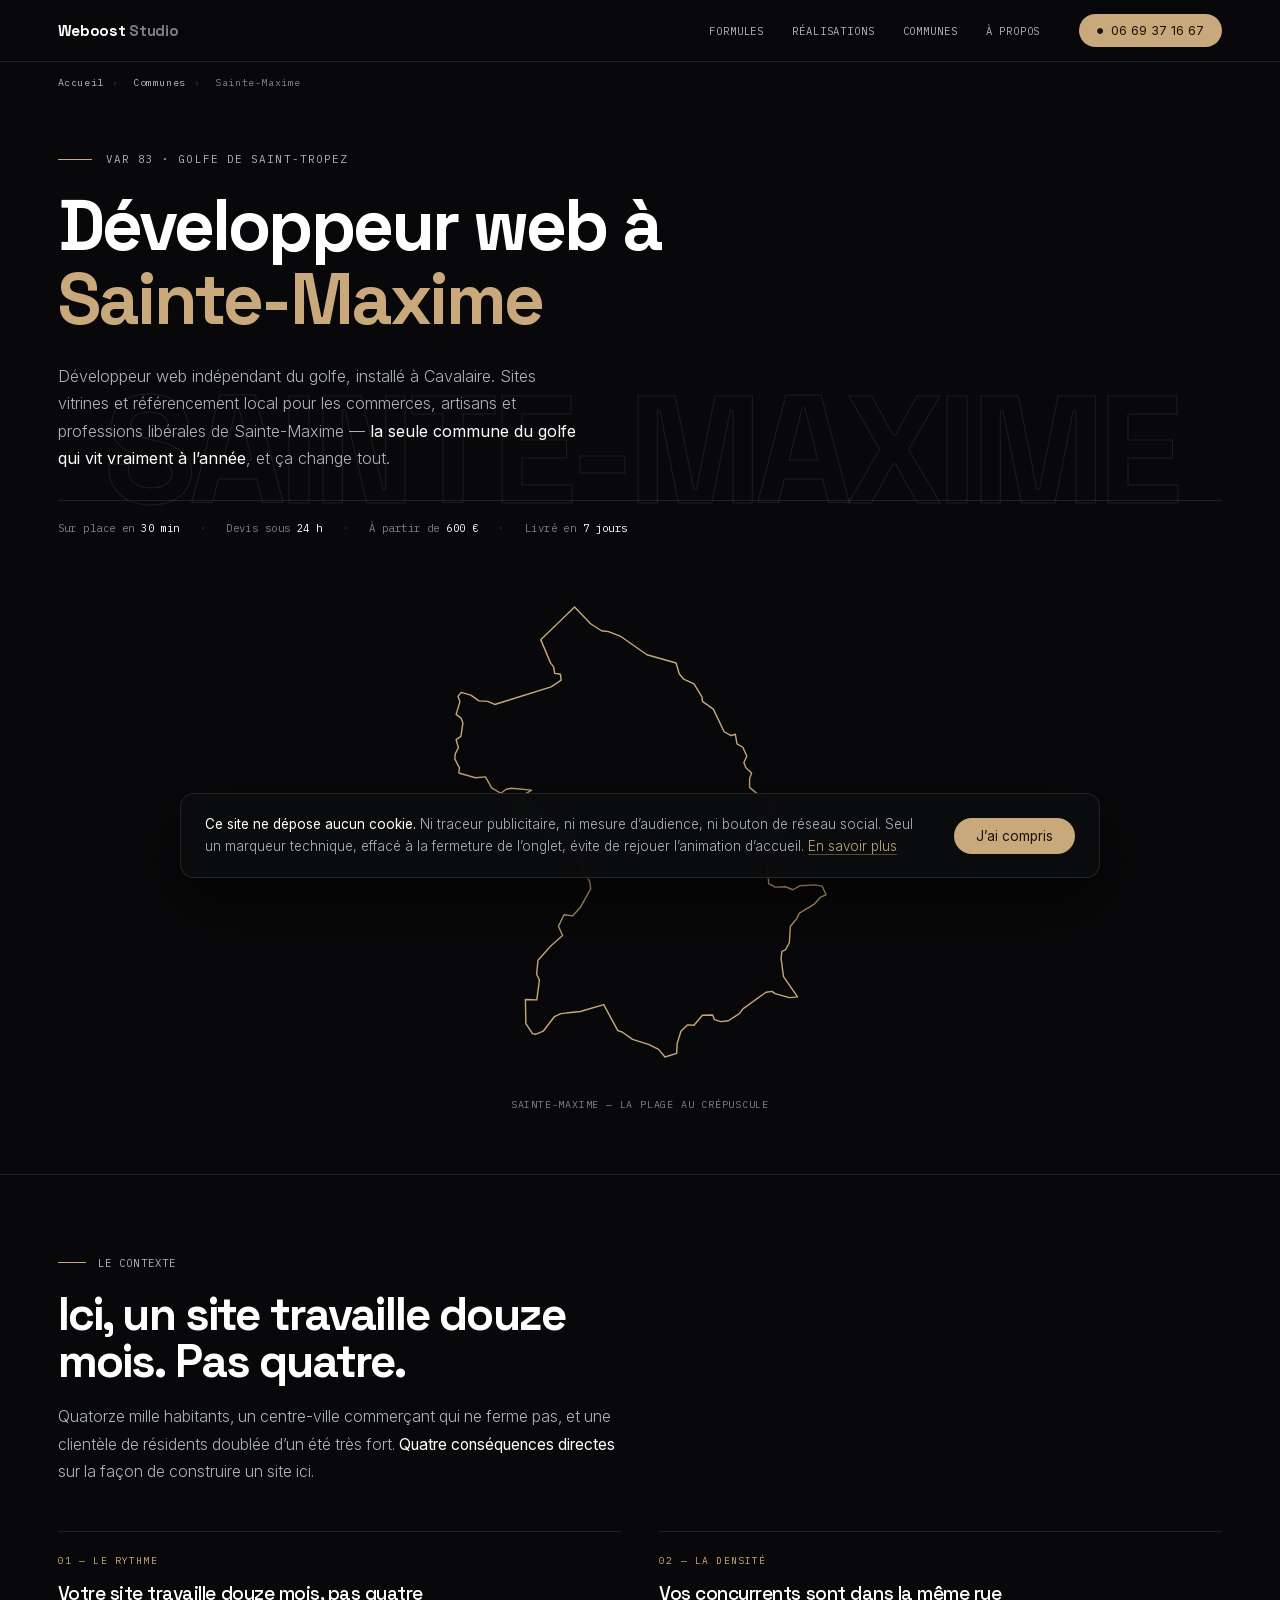
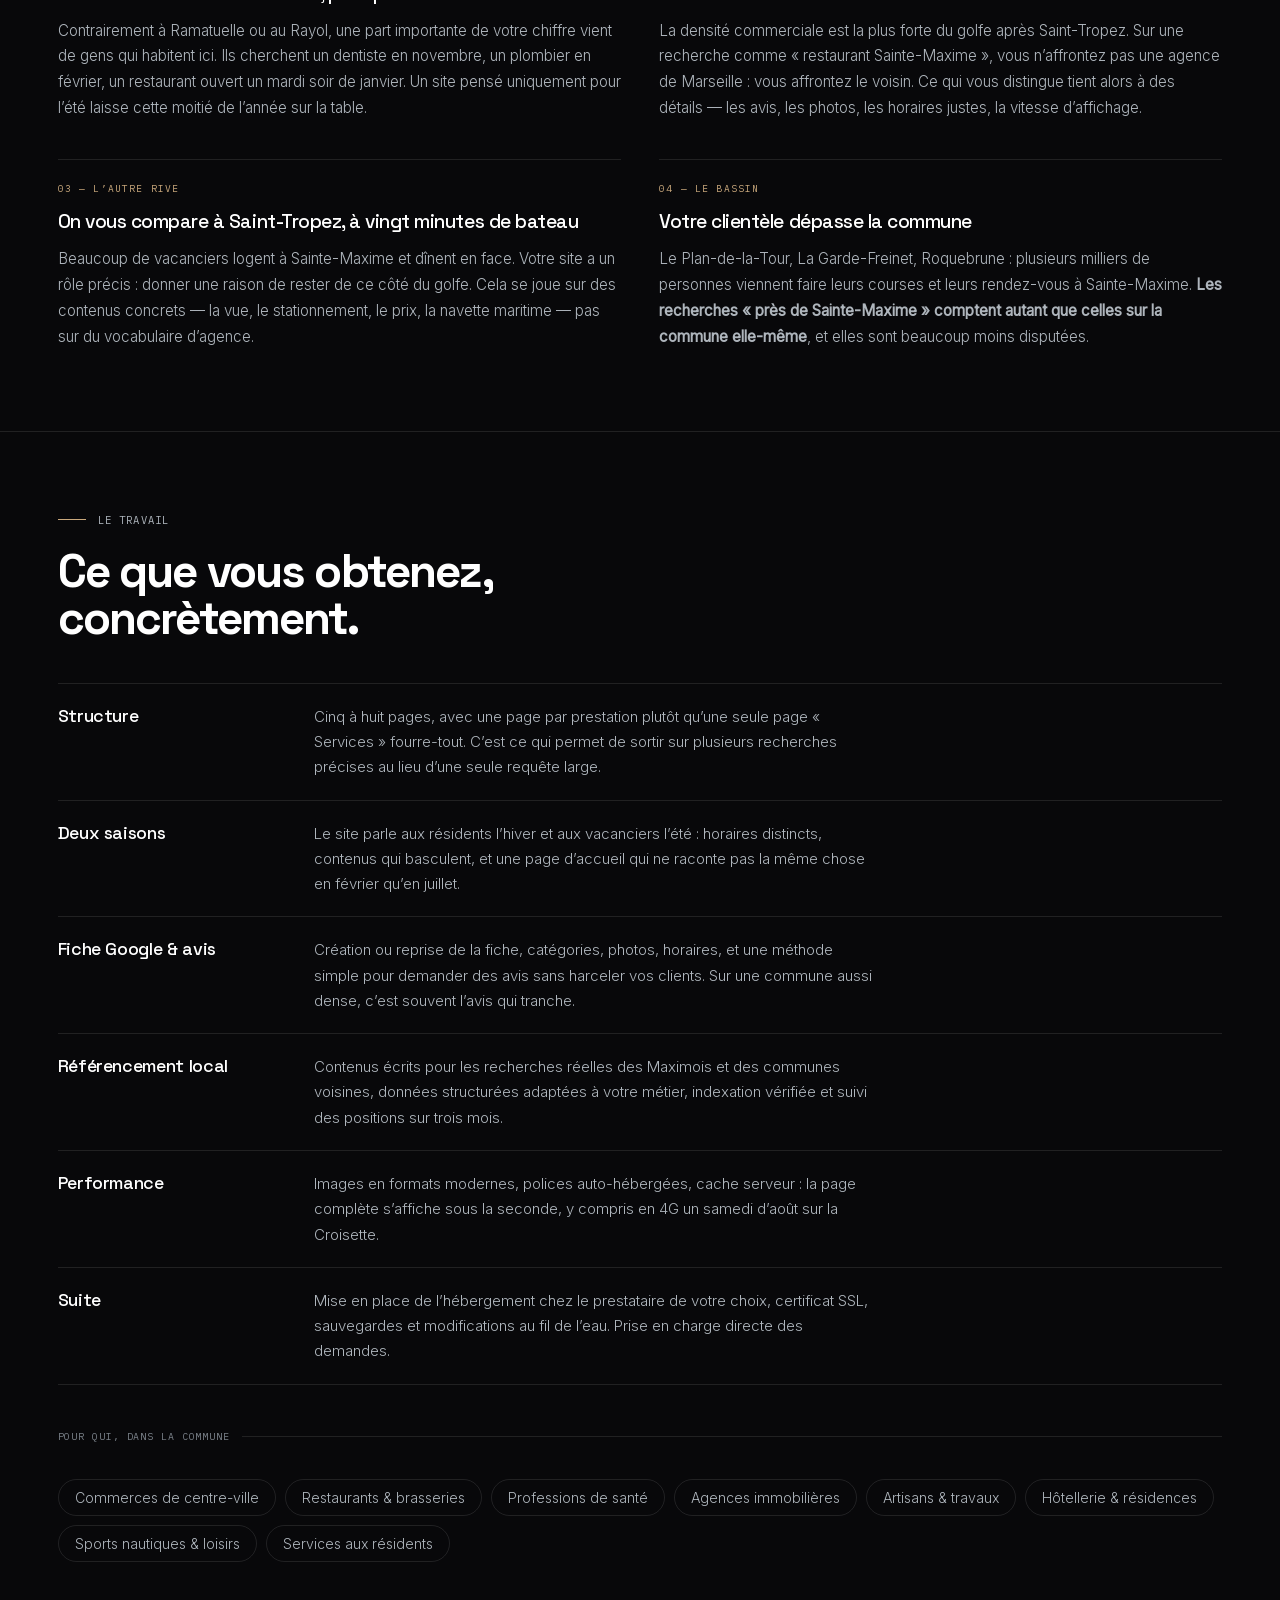
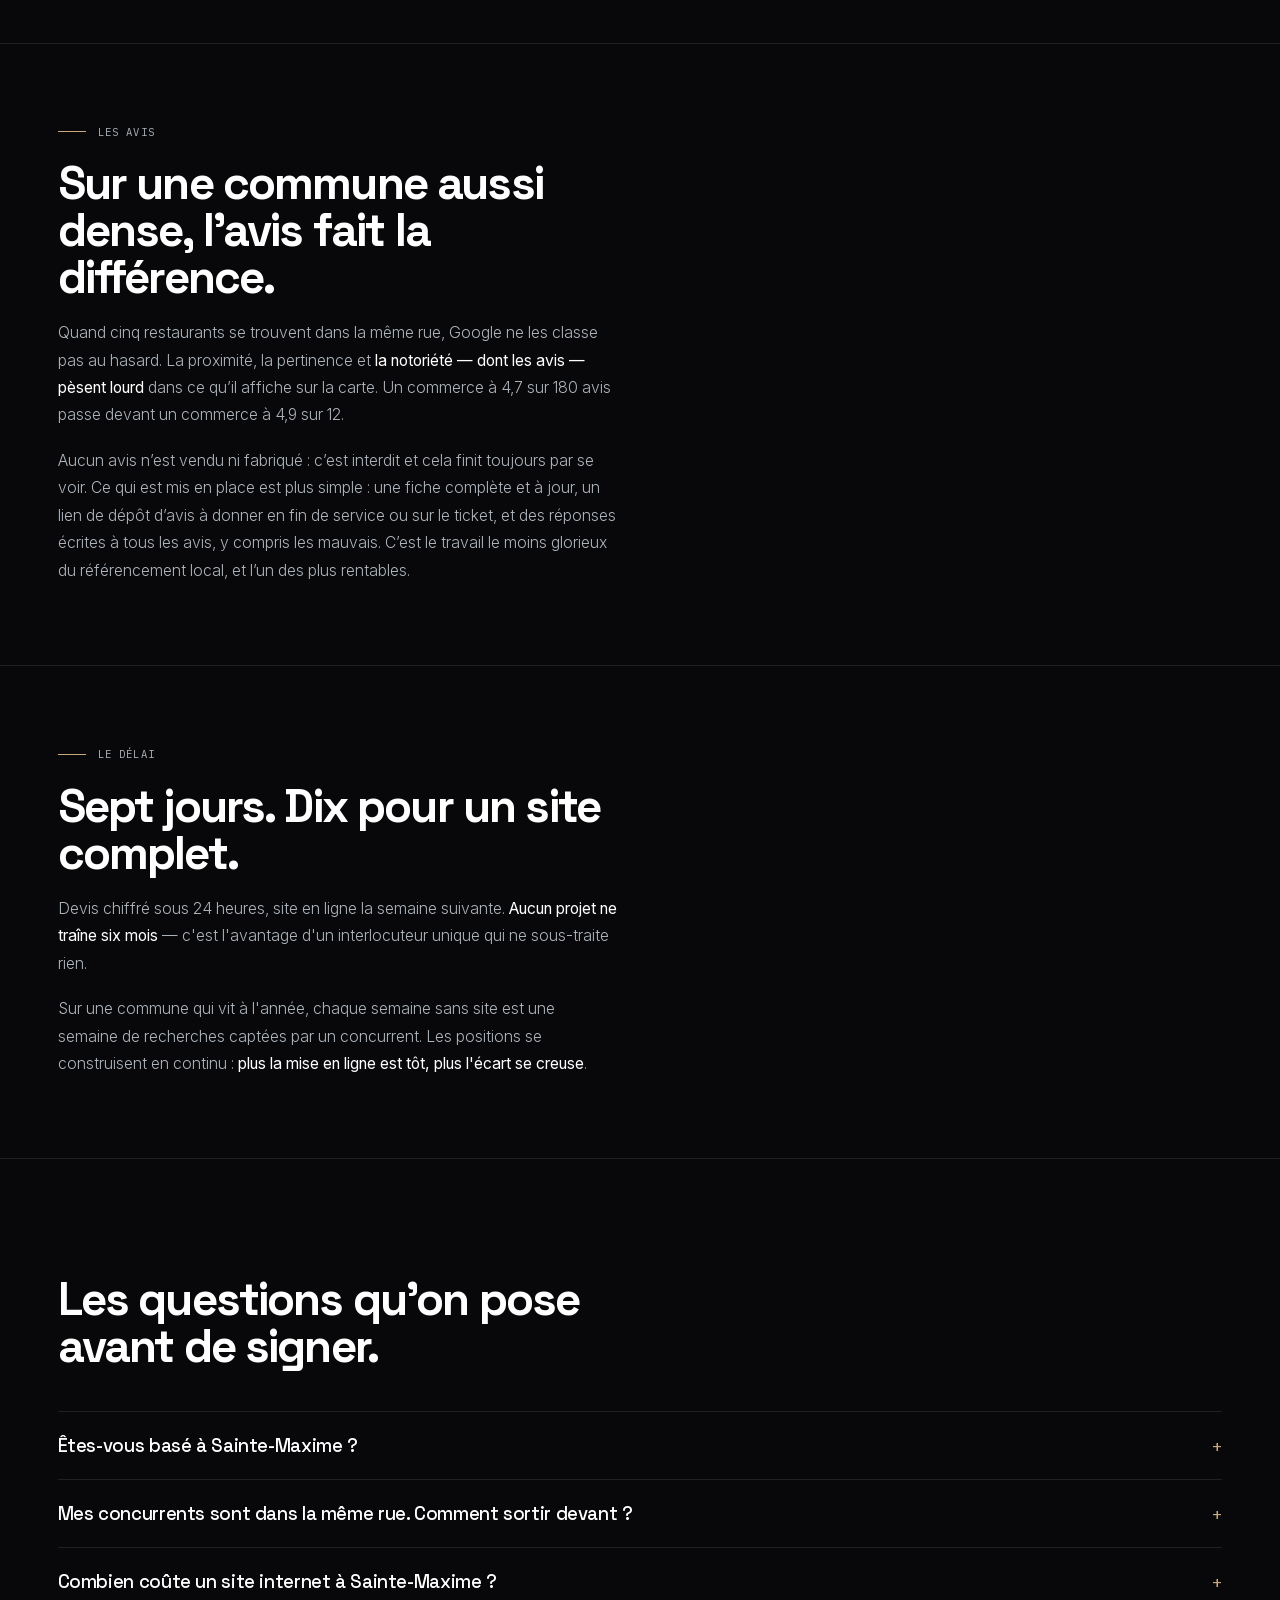
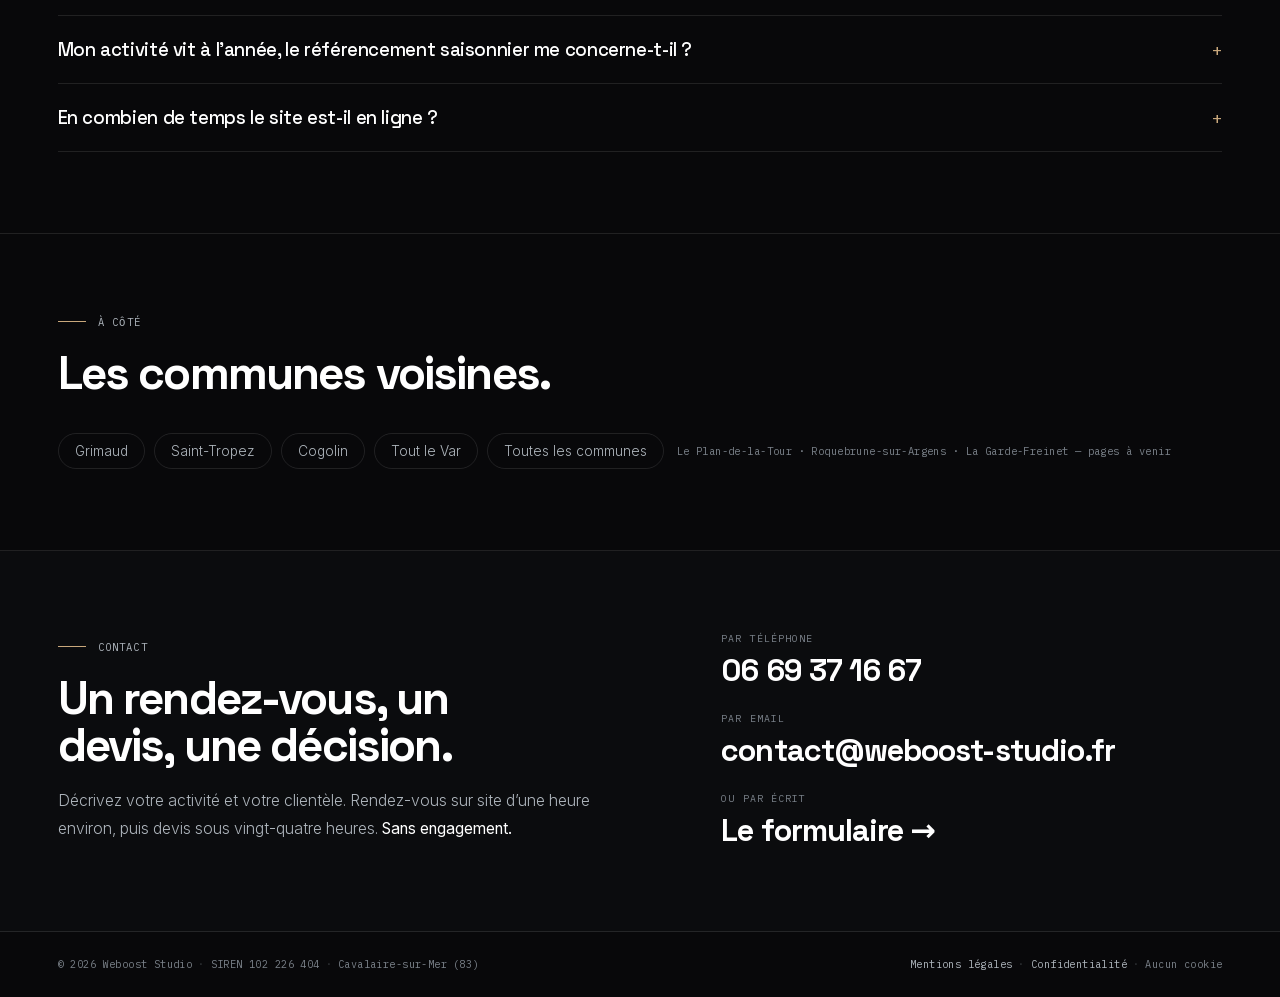
<file: creation-site-internet-sainte-maxime.html>
<!DOCTYPE html>
<html lang="fr">
<head>
<meta charset="UTF-8">
<meta name="viewport" content="width=device-width, initial-scale=1, viewport-fit=cover">
<meta name="theme-color" content="#08080A">
<link rel="icon" href="favicon.ico" sizes="32x32">
<link rel="icon" href="assets/img/favicon.svg" type="image/svg+xml">
<link rel="apple-touch-icon" href="assets/img/apple-touch-icon.png">
<link rel="manifest" href="site.webmanifest">

<title>Développeur web Sainte-Maxime — Site internet Var 83</title>
<meta name="description" content="Création de site internet à Sainte-Maxime. Sites vitrines et référencement local pour les commerces, artisans et professions libérales du deuxième pôle commercial du golfe.">
<link rel="canonical" href="https://www.weboost-studio.fr/creation-site-internet-sainte-maxime.html">
<meta property="og:type" content="website">
<meta property="og:title" content="Développeur web Sainte-Maxime — Site internet Var 83">
<meta property="og:description" content="La seule commune du golfe qui vit vraiment à l’année. Sites vitrines et référencement local pour les commerces de Sainte-Maxime.">
<meta property="og:url" content="https://www.weboost-studio.fr/creation-site-internet-sainte-maxime.html">
<meta property="og:locale" content="fr_FR">

<link rel="preload" href="assets/fonts/space-grotesk-700.woff2" as="font" type="font/woff2" crossorigin>
<link rel="preload" href="assets/fonts/inter-300.woff2" as="font" type="font/woff2" crossorigin>
<style>
/* Polices auto-hébergées, réduites aux 125 glyphes du site. Aucune requête
   vers un tiers. font-display:swap affiche le texte immédiatement. */
@font-face{font-family:'Space Grotesk';font-style:normal;font-weight:500;font-display:swap;src:url(assets/fonts/space-grotesk-500.woff2) format('woff2')}
@font-face{font-family:'Space Grotesk';font-style:normal;font-weight:700;font-display:swap;src:url(assets/fonts/space-grotesk-700.woff2) format('woff2')}
@font-face{font-family:'Inter';font-style:normal;font-weight:300;font-display:swap;src:url(assets/fonts/inter-300.woff2) format('woff2')}
@font-face{font-family:'Inter';font-style:normal;font-weight:400;font-display:swap;src:url(assets/fonts/inter-400.woff2) format('woff2')}
@font-face{font-family:'IBM Plex Mono';font-style:normal;font-weight:400;font-display:swap;src:url(assets/fonts/ibm-plex-mono-400.woff2) format('woff2')}
</style>

<link rel="stylesheet" href="assets/css/site.css">
</head>
<body>

<div class="page">

<div class="wm-rail" aria-hidden="true"></div>

<header class="nav is-on" id="nav">
  <a class="nav__brand" href="index.html">Weboost <i>Studio</i></a>
  <nav class="nav__links" aria-label="Navigation principale">
    <a href="index.html#formules">Formules</a>
    <a href="index.html#realisations">Réalisations</a>
    <a href="index.html#villes">Communes</a>
    <a href="index.html#a-propos">À propos</a>
  </nav>
  <a class="nav__tel" href="tel:+33669371667">
    <span aria-hidden="true">●</span> 06 69 37 16 67
  </a>
  <button class="nav__burger" id="nav-burger" type="button"
          aria-expanded="false" aria-controls="nav-menu" aria-label="Ouvrir le menu">
    <span></span><span></span>
  </button>
</header>

<div class="navmenu" id="nav-menu" hidden>
  <a href="index.html#formules">Formules</a>
  <a href="index.html#realisations">Réalisations</a>
  <a href="index.html#villes">Communes</a>
  <a href="index.html#a-propos">À propos</a>
  <a href="index.html#contact">Contact</a>
  <a class="navmenu__tel" href="tel:+33669371667">06 69 37 16 67</a>
</div>

<p class="crumb">
  <a href="index.html">Accueil</a><span>›</span>
  <a href="index.html#villes">Communes</a><span>›</span>
  Sainte-Maxime
</p>

<div class="wmwrap">
  <div class="wm" aria-hidden="true"><b>Sainte-Maxime</b></div>
<div class="vhero">
  <div>
    <p class="eyebrow">Var 83 · Golfe de Saint-Tropez</p>
    <h1>Développeur web à <em>Sainte-Maxime</em></h1>
    <p class="vhero__sub">
      Développeur web indépendant du golfe, installé à Cavalaire. Sites vitrines
      et référencement local pour les commerces, artisans et professions
      libérales de Sainte-Maxime — <b>la seule commune du golfe qui vit vraiment
      à l’année</b>, et ça change tout.
    </p>
    <p class="facts">
      <span>Sur place en <b>30 min</b></span><span class="sep">·</span>
      <span>Devis sous <b>24 h</b></span><span class="sep">·</span>
      <span>À partir de <b>600 €</b></span><span class="sep">·</span>
      <span>Livré en <b>7 jours</b></span>
    </p>
  </div>
</div>

<div class="vshape" id="vshape">
  <figure class="shape" id="shape">
    <svg viewBox="0 0 483.4 572.9" fill="none" role="img"
         aria-label="La plage et la promenade de Sainte-Maxime au crépuscule, découpées dans le contour de la commune">
      <defs>
        <clipPath id="stClip"><path d="M35.2,219.4 36.0,213.6 30.7,203.4 31.3,197.3 34.8,190.7 32.2,181.5 37.7,177.7 39.9,162.3 37.6,156.7 32.2,152.7 36.5,138.5 34.3,132.3 38.0,127.7 49.0,130.9 58.1,137.4 68.2,138.0 76.1,141.5 140.2,121.4 151.6,113.8 150.8,107.2 144.3,106.1 143.0,98.7 139.5,94.2 128.4,67.8 166.9,30.7 185.1,49.7 197.4,57.7 205.5,58.7 218.7,63.7 249.1,85.0 282.3,94.4 285.8,106.5 291.0,112.8 302.6,118.0 311.7,132.9 312.2,137.9 324.6,146.8 336.9,172.5 344.8,177.0 349.6,175.3 351.5,186.2 358.1,190.1 362.7,200.4 359.3,207.5 361.6,213.5 368.1,219.4 365.8,226.1 365.8,235.7 376.9,245.1 381.0,245.1 392.9,250.2 397.2,265.5 397.7,276.0 392.2,287.8 386.9,293.8 384.4,302.0 388.8,308.0 386.3,328.0 387.5,345.1 394.8,349.1 406.6,348.7 415.1,352.1 422.7,347.6 440.6,346.6 448.3,348.0 452.7,357.8 446.3,360.6 438.9,368.8 422.2,378.8 419.7,384.6 412.2,393.6 411.0,412.2 406.6,420.4 402.6,422.2 401.6,430.1 404.4,450.9 420.3,473.9 410.9,474.7 394.8,470.2 391.4,467.6 384.4,468.6 358.2,487.5 354.2,493.0 341.7,501.0 333.2,502.0 325.9,499.8 323.8,494.5 312.2,494.8 302.6,506.1 295.2,505.7 287.9,512.7 283.5,526.7 282.9,538.1 269.6,542.2 262.4,533.5 251.6,528.1 232.8,522.2 220.9,513.8 216.0,512.3 200.0,482.7 173.4,490.5 151.2,492.9 144.1,496.2 131.4,512.7 122.3,516.4 119.1,515.7 111.5,504.3 111.0,476.8 123.9,477.3 126.9,454.7 123.7,448.1 125.3,432.3 139.8,416.1 153.2,404.2 148.6,393.5 154.8,380.5 164.6,381.8 173.6,371.9 185.2,351.1 184.1,342.8 172.6,320.6 170.3,311.8 161.7,300.3 161.3,294.0 156.4,285.3 131.8,273.1 125.4,271.9 121.8,274.1 107.7,269.7 97.0,261.3 107.7,251.0 108.4,244.8 117.9,238.8 95.0,236.7 89.2,237.9 82.9,242.4 72.6,236.3 65.6,223.8 54.2,224.8 35.2,219.4Z"/></clipPath>
        <!-- Le volet qui découvre la photo dans la commune : suit le scroll -->
        <clipPath id="stWipe"><rect id="stRect" x="0" y="572.9" width="483.4" height="0"/></clipPath>
        <!-- Le cadre complet, révélé une fois la commune remplie -->
        <clipPath id="stFrame"><rect x="0" y="0" width="483.4" height="572.9" rx="10"/></clipPath>
        <linearGradient id="stVeil" x1="0" y1="0" x2="0" y2="1">
          <stop offset="0" stop-color="#08080A" stop-opacity=".05"/>
          <stop offset="1" stop-color="#08080A" stop-opacity=".45"/>
        </linearGradient>
        <!-- La photo n'est encodée qu'une fois : les deux couches la réutilisent -->
        <image id="stPhoto" href="assets/img/sainte-maxime-900.webp"
               x="0" y="0" width="483.4" height="572.9" preserveAspectRatio="xMinYMid slice"/>
      </defs>

      <g clip-path="url(#stClip)">
        <g clip-path="url(#stWipe)">
          <use href="#stPhoto"/>
          <rect class="shape__veil" x="0" y="0" width="483.4" height="572.9"/>
        </g>
        <rect class="shape__edge" id="stEdge" x="0" y="572.9" width="483.4" height=".8"/>
      </g>

      <g class="shape__full" id="stFull" clip-path="url(#stFrame)">
        <use href="#stPhoto"/>
        <rect class="shape__veil" x="0" y="0" width="483.4" height="572.9"/>
      </g>

      <path class="shape__line" d="M35.2,219.4 36.0,213.6 30.7,203.4 31.3,197.3 34.8,190.7 32.2,181.5 37.7,177.7 39.9,162.3 37.6,156.7 32.2,152.7 36.5,138.5 34.3,132.3 38.0,127.7 49.0,130.9 58.1,137.4 68.2,138.0 76.1,141.5 140.2,121.4 151.6,113.8 150.8,107.2 144.3,106.1 143.0,98.7 139.5,94.2 128.4,67.8 166.9,30.7 185.1,49.7 197.4,57.7 205.5,58.7 218.7,63.7 249.1,85.0 282.3,94.4 285.8,106.5 291.0,112.8 302.6,118.0 311.7,132.9 312.2,137.9 324.6,146.8 336.9,172.5 344.8,177.0 349.6,175.3 351.5,186.2 358.1,190.1 362.7,200.4 359.3,207.5 361.6,213.5 368.1,219.4 365.8,226.1 365.8,235.7 376.9,245.1 381.0,245.1 392.9,250.2 397.2,265.5 397.7,276.0 392.2,287.8 386.9,293.8 384.4,302.0 388.8,308.0 386.3,328.0 387.5,345.1 394.8,349.1 406.6,348.7 415.1,352.1 422.7,347.6 440.6,346.6 448.3,348.0 452.7,357.8 446.3,360.6 438.9,368.8 422.2,378.8 419.7,384.6 412.2,393.6 411.0,412.2 406.6,420.4 402.6,422.2 401.6,430.1 404.4,450.9 420.3,473.9 410.9,474.7 394.8,470.2 391.4,467.6 384.4,468.6 358.2,487.5 354.2,493.0 341.7,501.0 333.2,502.0 325.9,499.8 323.8,494.5 312.2,494.8 302.6,506.1 295.2,505.7 287.9,512.7 283.5,526.7 282.9,538.1 269.6,542.2 262.4,533.5 251.6,528.1 232.8,522.2 220.9,513.8 216.0,512.3 200.0,482.7 173.4,490.5 151.2,492.9 144.1,496.2 131.4,512.7 122.3,516.4 119.1,515.7 111.5,504.3 111.0,476.8 123.9,477.3 126.9,454.7 123.7,448.1 125.3,432.3 139.8,416.1 153.2,404.2 148.6,393.5 154.8,380.5 164.6,381.8 173.6,371.9 185.2,351.1 184.1,342.8 172.6,320.6 170.3,311.8 161.7,300.3 161.3,294.0 156.4,285.3 131.8,273.1 125.4,271.9 121.8,274.1 107.7,269.7 97.0,261.3 107.7,251.0 108.4,244.8 117.9,238.8 95.0,236.7 89.2,237.9 82.9,242.4 72.6,236.3 65.6,223.8 54.2,224.8 35.2,219.4Z"/>
    </svg>
    <figcaption>Sainte-Maxime — la plage au crépuscule</figcaption>
  </figure>
</div>


<section>
  <p class="sec-eyebrow" data-reveal>Le contexte</p>
  <h2 data-reveal>Ici, un site travaille douze mois. Pas quatre.</h2>
  <p class="lede" data-reveal>
    Quatorze mille habitants, un centre-ville commerçant qui ne ferme pas, et
    une clientèle de résidents doublée d’un été très fort. <b>Quatre
    conséquences directes</b> sur la façon de construire un site ici.
  </p>

  <div class="pts">
    <div class="pt-item" data-reveal>
      <span>01 — Le rythme</span>
      <h3>Votre site travaille douze mois, pas quatre</h3>
      <p>Contrairement à Ramatuelle ou au Rayol, une part importante de votre
        chiffre vient de gens qui habitent ici. Ils cherchent un dentiste en
        novembre, un plombier en février, un restaurant ouvert un mardi soir de
        janvier. Un site pensé uniquement pour l’été laisse cette moitié de
        l’année sur la table.</p>
    </div>
    <div class="pt-item" data-reveal>
      <span>02 — La densité</span>
      <h3>Vos concurrents sont dans la même rue</h3>
      <p>La densité commerciale est la plus forte du golfe après Saint-Tropez.
        Sur une recherche comme « restaurant Sainte-Maxime », vous n’affrontez
        pas une agence de Marseille : vous affrontez le voisin. Ce qui vous
        distingue tient alors à des détails — les avis, les photos, les horaires
        justes, la vitesse d’affichage.</p>
    </div>
    <div class="pt-item" data-reveal>
      <span>03 — L’autre rive</span>
      <h3>On vous compare à Saint-Tropez, à vingt minutes de bateau</h3>
      <p>Beaucoup de vacanciers logent à Sainte-Maxime et dînent en face. Votre
        site a un rôle précis : donner une raison de rester de ce côté du golfe.
        Cela se joue sur des contenus concrets — la vue, le stationnement, le
        prix, la navette maritime — pas sur du vocabulaire d’agence.</p>
    </div>
    <div class="pt-item" data-reveal>
      <span>04 — Le bassin</span>
      <h3>Votre clientèle dépasse la commune</h3>
      <p>Le Plan-de-la-Tour, La Garde-Freinet, Roquebrune : plusieurs milliers de
        personnes viennent faire leurs courses et leurs rendez-vous à
        Sainte-Maxime. <b>Les recherches « près de Sainte-Maxime » comptent
        autant que celles sur la commune elle-même</b>, et elles sont beaucoup
        moins disputées.</p>
    </div>
  </div>
</section>

<section>
  <p class="sec-eyebrow" data-reveal>Le travail</p>
  <h2 data-reveal>Ce que vous obtenez, concrètement.</h2>

  <ul class="deliv">
    <li data-reveal><b>Structure</b>
      <p>Cinq à huit pages, avec une page par prestation plutôt qu’une seule
        page « Services » fourre-tout. C’est ce qui permet de sortir sur
        plusieurs recherches précises au lieu d’une seule requête large.</p></li>
    <li data-reveal><b>Deux saisons</b>
      <p>Le site parle aux résidents l’hiver et aux vacanciers l’été : horaires
        distincts, contenus qui basculent, et une page d’accueil qui ne raconte
        pas la même chose en février qu’en juillet.</p></li>
    <li data-reveal><b>Fiche Google &amp; avis</b>
      <p>Création ou reprise de la fiche, catégories, photos, horaires, et une
        méthode simple pour demander des avis sans harceler vos clients. Sur une
        commune aussi dense, c’est souvent l’avis qui tranche.</p></li>
    <li data-reveal><b>Référencement local</b>
      <p>Contenus écrits pour les recherches réelles des Maximois et des
        communes voisines, données structurées adaptées à votre métier,
        indexation vérifiée et suivi des positions sur trois mois.</p></li>
    <li data-reveal><b>Performance</b>
      <p>Images en formats modernes, polices auto-hébergées, cache serveur : la
        page complète s’affiche sous la seconde, y compris en 4G un samedi
        d’août sur la Croisette.</p></li>
    <li data-reveal><b>Suite</b>
      <p>Mise en place de l’hébergement chez le prestataire de votre choix,
        certificat SSL, sauvegardes et modifications au fil de l’eau. Prise en charge directe des demandes.</p></li>
  </ul>

  <p class="qz-lab" data-reveal>Pour qui, dans la commune</p>
  <ul class="tags" data-reveal>
    <li>Commerces de centre-ville</li>
    <li>Restaurants &amp; brasseries</li>
    <li>Professions de santé</li>
    <li>Agences immobilières</li>
    <li>Artisans &amp; travaux</li>
    <li>Hôtellerie &amp; résidences</li>
    <li>Sports nautiques &amp; loisirs</li>
    <li>Services aux résidents</li>
  </ul>
</section>

<section>
  <p class="sec-eyebrow" data-reveal>Les avis</p>
  <h2 data-reveal>Sur une commune aussi dense, l’avis fait la différence.</h2>
  <p class="lede" data-reveal>
    Quand cinq restaurants se trouvent dans la même rue, Google ne les classe
    pas au hasard. La proximité, la pertinence et <b>la notoriété — dont les
    avis — pèsent lourd</b> dans ce qu’il affiche sur la carte. Un commerce à
    4,7 sur 180 avis passe devant un commerce à 4,9 sur 12.
  </p>
  <p class="lede" data-reveal>
    Aucun avis n’est vendu ni fabriqué : c’est interdit et cela finit toujours
    par se voir. Ce qui est mis en place est plus simple : une fiche
    complète et à jour, un lien de dépôt d’avis à donner en fin de service ou
    sur le ticket, et des réponses écrites à tous les avis, y compris les
    mauvais. C’est le travail le moins glorieux du référencement local, et
    l’un des plus rentables.
  </p>
</section>

<section>
  <p class="sec-eyebrow" data-reveal>Le délai</p>
  <h2 data-reveal>Sept jours. Dix pour un site complet.</h2>
  <p class="lede" data-reveal>
    Devis chiffré sous 24 heures, site en ligne la semaine suivante.
    <b>Aucun projet ne traîne six mois</b> — c'est l'avantage d'un
    interlocuteur unique qui ne sous-traite rien.
  </p>
  <p class="lede" data-reveal>
    Sur une commune qui vit à l'année, chaque semaine sans site est une semaine
    de recherches captées par un concurrent. Les positions se construisent en
    continu : <b>plus la mise en ligne est tôt, plus l'écart se creuse</b>.
  </p>
</section>

<section>
  <p class="sec-eyebrow" data-reveal>Questions fréquentes</p>
  <h2 data-reveal>Les questions qu’on pose avant de signer.</h2>

  <div class="faq" data-reveal>
    <details>
      <summary>Êtes-vous basé à Sainte-Maxime ?</summary>
      <p>Non. L’activité est domiciliée à Cavalaire-sur-Mer, de l’autre côté du
        golfe, à une trentaine de minutes. Le premier rendez-vous se tient dans
        votre commerce, et autant de fois que le projet le demande.</p>
    </details>
    <details>
      <summary>Mes concurrents sont dans la même rue. Comment sortir devant ?</summary>
      <p>Pas avec un site plus joli : avec des pages plus précises. Une page par
        prestation, des horaires exacts, des photos récentes, une fiche Google
        complète et des avis récents. Sur des recherches très locales, ce sont
        ces détails qui font l’écart — et la plupart de vos voisins ne les
        traitent pas.</p>
    </details>
    <details>
      <summary>Combien coûte un site internet à Sainte-Maxime ?</summary>
      <p>À partir de 600 € pour un site vitrine de trois pages, 1 300 € pour un
        site de cinq pages avec référencement local, et sur devis au-delà. Le tarif
        dépend du périmètre, jamais de la commune. Devis gratuit sous 24 heures.</p>
    </details>
    <details>
      <summary>Mon activité vit à l’année, le référencement saisonnier me concerne-t-il ?</summary>
      <p>Les deux vous concernent, et c’est un avantage. Vous pouvez viser les
        recherches de résidents en hiver — moins nombreuses mais beaucoup moins
        disputées — et celles des vacanciers en été. Peu de communes du golfe
        permettent ce double jeu.</p>
    </details>
    <details>
      <summary>En combien de temps le site est-il en ligne ?</summary>
      <p>Sept jours pour un site Starter, dix pour un Business, à compter du premier rendez-vous,
        selon la disponibilité de vos photos et de vos textes. À défaut, leur production est prise
        en charge.</p>
    </details>
  </div>
</section>

<section>
  <p class="sec-eyebrow" data-reveal>À côté</p>
  <h2 data-reveal>Les communes voisines.</h2>
  <div class="near" data-reveal>
    <a href="creation-site-internet-grimaud.html">Grimaud</a>
    <a href="creation-site-internet-saint-tropez.html">Saint-Tropez</a>
    <a href="creation-site-internet-cogolin.html">Cogolin</a>
    <a href="developpeur-web-var.html">Tout le Var</a>
    <a href="index.html#villes">Toutes les communes</a>
    <span class="near__soon">Le Plan-de-la-Tour · Roquebrune-sur-Argens · La Garde-Freinet — pages à venir</span>
  </div>
</section>

</div><!-- /.wmwrap -->

<section class="cta">
  <div>
    <p class="sec-eyebrow" data-reveal>Contact</p>
    <h2 data-reveal>Un rendez-vous, un devis, une décision.</h2>
    <p class="lede" data-reveal>
      Décrivez votre activité et votre clientèle. Rendez-vous sur site d’une heure
      environ, puis devis sous vingt-quatre heures.
      <b>Sans engagement.</b>
    </p>
  </div>
  <div class="cta__side" data-reveal>
    <a class="big-link" href="tel:+33669371667"><small>Par téléphone</small>06 69 37 16 67</a>
    <a class="big-link" href="mailto:contact@weboost-studio.fr"><small>Par email</small>contact@weboost-studio.fr</a>
    <a class="big-link" href="index.html#contact"><small>Ou par écrit</small>Le formulaire →</a>
  </div>
</section>

<footer>
  <p>© 2026 Weboost Studio<span class="sep">·</span>SIREN 102 226 404<span class="sep">·</span>Cavalaire-sur-Mer (83)</p>
  <p><a href="mentions-legales.html">Mentions légales</a><span class="sep">·</span><a href="politique-confidentialite.html">Confidentialité</a><span class="sep">·</span>Aucun cookie</p>
</footer>

</div><!-- /.page -->

<aside class="cook" id="cook" hidden>
  <p class="cook__txt">
    <b>Ce site ne dépose aucun cookie.</b> Ni traceur publicitaire, ni mesure
    d’audience, ni bouton de réseau social. Seul un marqueur technique, effacé
    à la fermeture de l’onglet, évite de rejouer l’animation d’accueil.
    <a href="politique-confidentialite.html">En savoir plus</a>
  </p>
  <button class="cook__ok" id="cook-ok" type="button">J’ai compris</button>
</aside>

<script type="application/ld+json">
{
  "@context":"https://schema.org",
  "@graph":[
    {
      "@type":"ProfessionalService",
      "@id":"https://www.weboost-studio.fr/#studio",
      "name":"Weboost Studio",
      "description":"Création de sites internet et référencement local dans le golfe de Saint-Tropez.",
      "url":"https://www.weboost-studio.fr",
      "telephone":"+33669371667",
      "email":"contact@weboost-studio.fr",
      "priceRange":"€€",
      "address":{"@type":"PostalAddress","addressLocality":"Cavalaire-sur-Mer","postalCode":"83240","addressRegion":"Var","addressCountry":"FR"},
      "areaServed":[
        {"@type":"City","name":"Sainte-Maxime"},
        {"@type":"City","name":"Le Plan-de-la-Tour"},
        {"@type":"City","name":"Grimaud"},
        {"@type":"City","name":"Roquebrune-sur-Argens"},
        {"@type":"City","name":"La Garde-Freinet"},
        {"@type":"City","name":"Saint-Tropez"}
      ],
      "knowsLanguage":["fr","en"]
    },
    {
      "@type":"WebPage",
      "@id":"https://www.weboost-studio.fr/creation-site-internet-sainte-maxime.html",
      "name":"Développeur web Sainte-Maxime (83) — Création de site internet",
      "about":{"@type":"City","name":"Sainte-Maxime"},
      "isPartOf":{"@id":"https://www.weboost-studio.fr/#studio"}
    },
    {
      "@type":"BreadcrumbList",
      "itemListElement":[
        {"@type":"ListItem","position":1,"name":"Accueil","item":"https://www.weboost-studio.fr/"},
        {"@type":"ListItem","position":2,"name":"Communes","item":"https://www.weboost-studio.fr/#villes"},
        {"@type":"ListItem","position":3,"name":"Sainte-Maxime"}
      ]
    },
    {
      "@type":"FAQPage",
      "mainEntity":[
        {"@type":"Question","name":"Êtes-vous basé à Sainte-Maxime ?","acceptedAnswer":{"@type":"Answer","text":"L'activité est domiciliée à Cavalaire-sur-Mer, de l'autre côté du golfe, à une trentaine de minutes. Le premier rendez-vous se tient dans votre commerce."}},
        {"@type":"Question","name":"Mes concurrents sont dans la même rue, comment sortir devant ?","acceptedAnswer":{"@type":"Answer","text":"Avec des pages plus précises : une page par prestation, des horaires exacts, des photos récentes, une fiche Google complète et des avis récents."}},
        {"@type":"Question","name":"Combien coûte un site internet à Sainte-Maxime ?","acceptedAnswer":{"@type":"Answer","text":"À partir de 600 € pour un site de trois pages, autour de 1 300 € pour un site complet avec référencement local. Devis gratuit sous 24 heures."}},
        {"@type":"Question","name":"Mon activité vit à l'année, le référencement saisonnier me concerne-t-il ?","acceptedAnswer":{"@type":"Answer","text":"Les deux vous concernent. Vous pouvez viser les recherches de résidents en hiver, moins disputées, et celles des vacanciers en été."}},
        {"@type":"Question","name":"En combien de temps le site est-il en ligne ?","acceptedAnswer":{"@type":"Answer","text":"Sept jours pour un site Starter, dix pour un Business, à compter du premier rendez-vous, selon la disponibilité des photos et des textes."}}
      ]
    }
  ]
}
</script>

<script>
/* Révélation au scroll + tracé du contour. Aucune dépendance : cette page
   doit rester légère, c'est elle qui porte l'argument de la performance. */
(() => {
  'use strict';
  if (matchMedia('(prefers-reduced-motion:reduce)').matches) return;

  const io = new IntersectionObserver((es, o) => {
    es.forEach(e => { if (e.isIntersecting){ e.target.classList.add('is-in'); o.unobserve(e.target); } });
  }, { threshold:.12, rootMargin:'0px 0px -5% 0px' });
  document.querySelectorAll('[data-reveal]').forEach(el => {
    el.classList.add('is-armed');
    io.observe(el);
  });

  const shape = document.getElementById('shape');
  if (!shape) return;
  const path = shape.querySelector('.shape__line');

  /* getTotalLength() peut renvoyer 0 tant que le tracé n'est pas mesuré.
     Un dasharray à 0 donne un trait plein : le contour apparaît d'un bloc
     au lieu de se dessiner. On réessaie tant que la longueur est nulle,
     avec une limite pour ne jamais boucler indéfiniment. */
  let tries = 0;
  const arm = () => {
    const len = path.getTotalLength();
    if (!len && tries++ < 60){ requestAnimationFrame(arm); return; }
    if (len) path.style.setProperty('--len', len.toFixed(0));
    shape.classList.add('is-armed');
    /* Le tracé est dans le hero : il démarre à la frame suivante, sans
       attendre un observateur qui dépendrait de la taille du contour. */
    requestAnimationFrame(() => shape.classList.add('is-on'));
  };
  arm();

  /* ── Progression de lecture ──
     Une seule variable CSS pilote le remplissage du filigrane et le rail.
     Écrite sur <html> : aucun accès au DOM des éléments à chaque frame. */
  const root = document.documentElement;
  let tick = false;

  const prog = () => {
    tick = false;
    const h = root.scrollHeight - innerHeight;
    const p = h > 0 ? Math.min(1, Math.max(0, scrollY / h)) : 0;
    root.style.setProperty('--p', (p * 100).toFixed(2) + '%');
  };
  /* Remplissage de la photo dans le contour communal. La plage est courte —
     un peu plus d'un demi-écran — pour que la forme soit pleine alors que le
     hero est encore visible. */
  const wipe = document.getElementById('stRect');
  const edge = document.getElementById('stEdge');
  const fig  = document.getElementById('shape');
  const SH = 572.9;
  const full = document.getElementById('stFull');
  /* Deux phases sur une seule course : la commune se remplit, puis le
     cadre s'ouvre et découvre la photo entière. Sans la seconde phase,
     une bonne moitié de l'image restait invisible. */
  const fill = () => {
    if (!wipe) return;
    /* Progression calée sur la position de la bande : elle commence à se
       remplir quand elle entre par le bas et finit avant de sortir en haut. */
    const band = document.getElementById('vshape');
    let t = 0;
    if (band){
      /* Le départ se calcule sur la position de la bande DANS LE DOCUMENT,
         jamais sur sa position à l'écran : la bande étant déjà partiellement
         visible au chargement, une mesure à l'écran ferait démarrer le
         remplissage avant tout défilement. Ici, t vaut 0 tant que la page
         n'a pas bougé. */
      const top   = band.getBoundingClientRect().top + scrollY;
      const start = Math.max(0, top - innerHeight * 0.85);
      t = Math.min(1, Math.max(0, (scrollY - start) / (innerHeight * 0.95)));
    }
    const p  = Math.min(1, t / 0.48);
    const p2 = Math.min(1, Math.max(0, (t - 0.56) / 0.44));
    if (full) full.style.opacity = p2.toFixed(3);
    wipe.setAttribute('y', (SH * (1 - p)).toFixed(2));
    wipe.setAttribute('height', (SH * p).toFixed(2));
    if (edge) edge.setAttribute('y', (SH * (1 - p) - 0.4).toFixed(2));
    if (fig) fig.classList.toggle('is-filling', p > 0.01 && p < 0.995);
  };

  addEventListener('scroll', () => { if (!tick){ tick = true; requestAnimationFrame(() => { prog(); fill(); }); } },
                   { passive:true });
  addEventListener('resize', () => { prog(); fill(); }, { passive:true });
  prog(); fill();
})();

/* ───────── MENU (pages intérieures) ─────────
   La barre est déjà visible : seul le menu au doigt a besoin d'un script. */
(() => {
  const burger = document.getElementById('nav-burger');
  const menu = document.getElementById('nav-menu');
  if (!burger || !menu) return;
  let ouvert = false;
  const bascule = etat => {
    ouvert = etat;
    burger.setAttribute('aria-expanded', etat ? 'true' : 'false');
    burger.setAttribute('aria-label', etat ? 'Fermer le menu' : 'Ouvrir le menu');
    document.body.style.overflow = etat ? 'hidden' : '';
    if (etat){ menu.hidden = false; requestAnimationFrame(() => menu.classList.add('is-on')); }
    else { menu.classList.remove('is-on'); setTimeout(() => { if (!ouvert) menu.hidden = true; }, 400); }
  };
  burger.addEventListener('click', () => bascule(!ouvert));
  menu.addEventListener('click', e => { if (e.target.tagName === 'A') bascule(false); });
  addEventListener('keydown', e => { if (e.key === 'Escape' && ouvert) bascule(false); });
})();

/* ───────── BANDEAU D'INFORMATION ─────────
   Affiché une fois, puis mémorisé. Le choix est conservé dans le stockage
   local — c'est la seule donnée du site, et elle ne sert qu'à ça. */
(() => {
  const el = document.getElementById('cook');
  const ok = document.getElementById('cook-ok');
  if (!el || !ok) return;
  let vu = false;
  try { vu = localStorage.getItem('wb_info') === '1'; } catch {}
  if (vu) return;
  /* Après l'intro, pour ne pas encombrer l'arrivée */
  setTimeout(() => {
    el.hidden = false;
    requestAnimationFrame(() => el.classList.add('is-on'));
  }, 1200);
  ok.addEventListener('click', () => {
    el.classList.remove('is-on');
    setTimeout(() => { el.hidden = true; }, 600);
    try { localStorage.setItem('wb_info', '1'); } catch {}
  });
})();
</script>
</body>
</html>
</file>
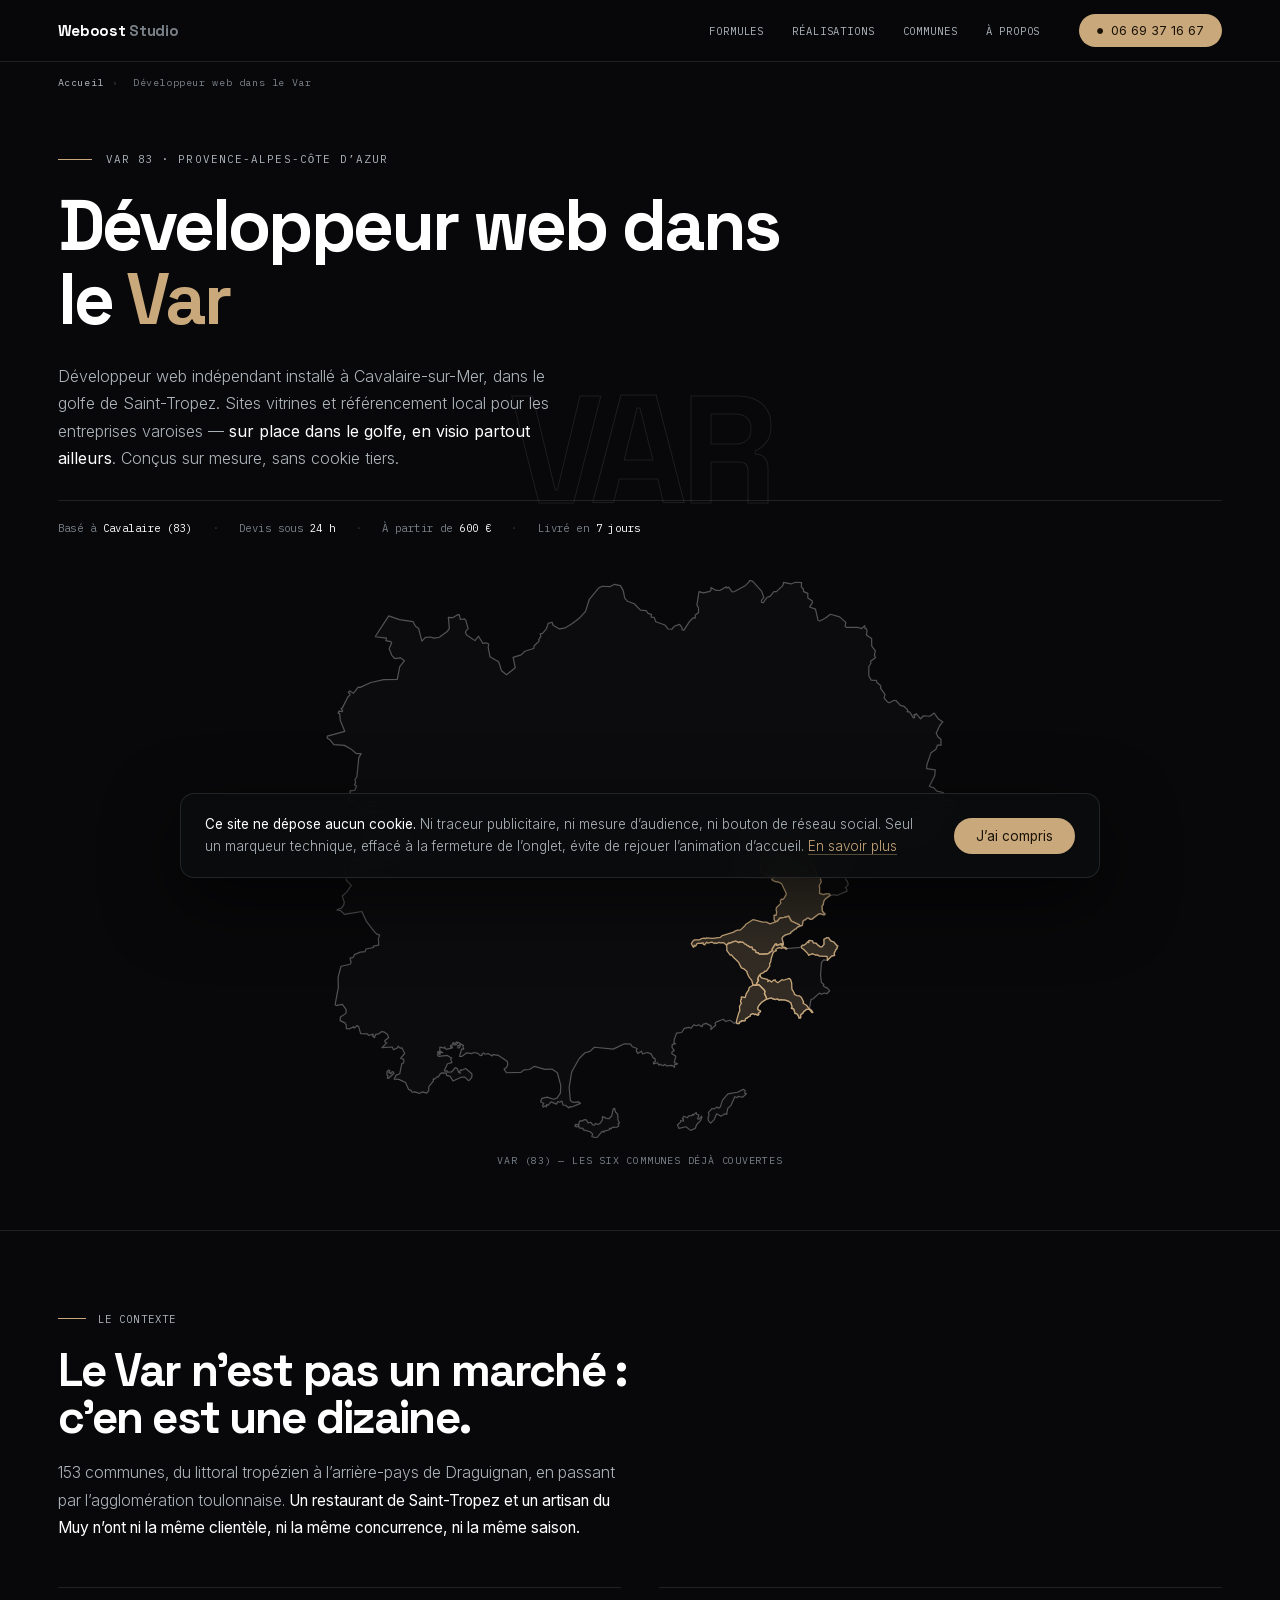
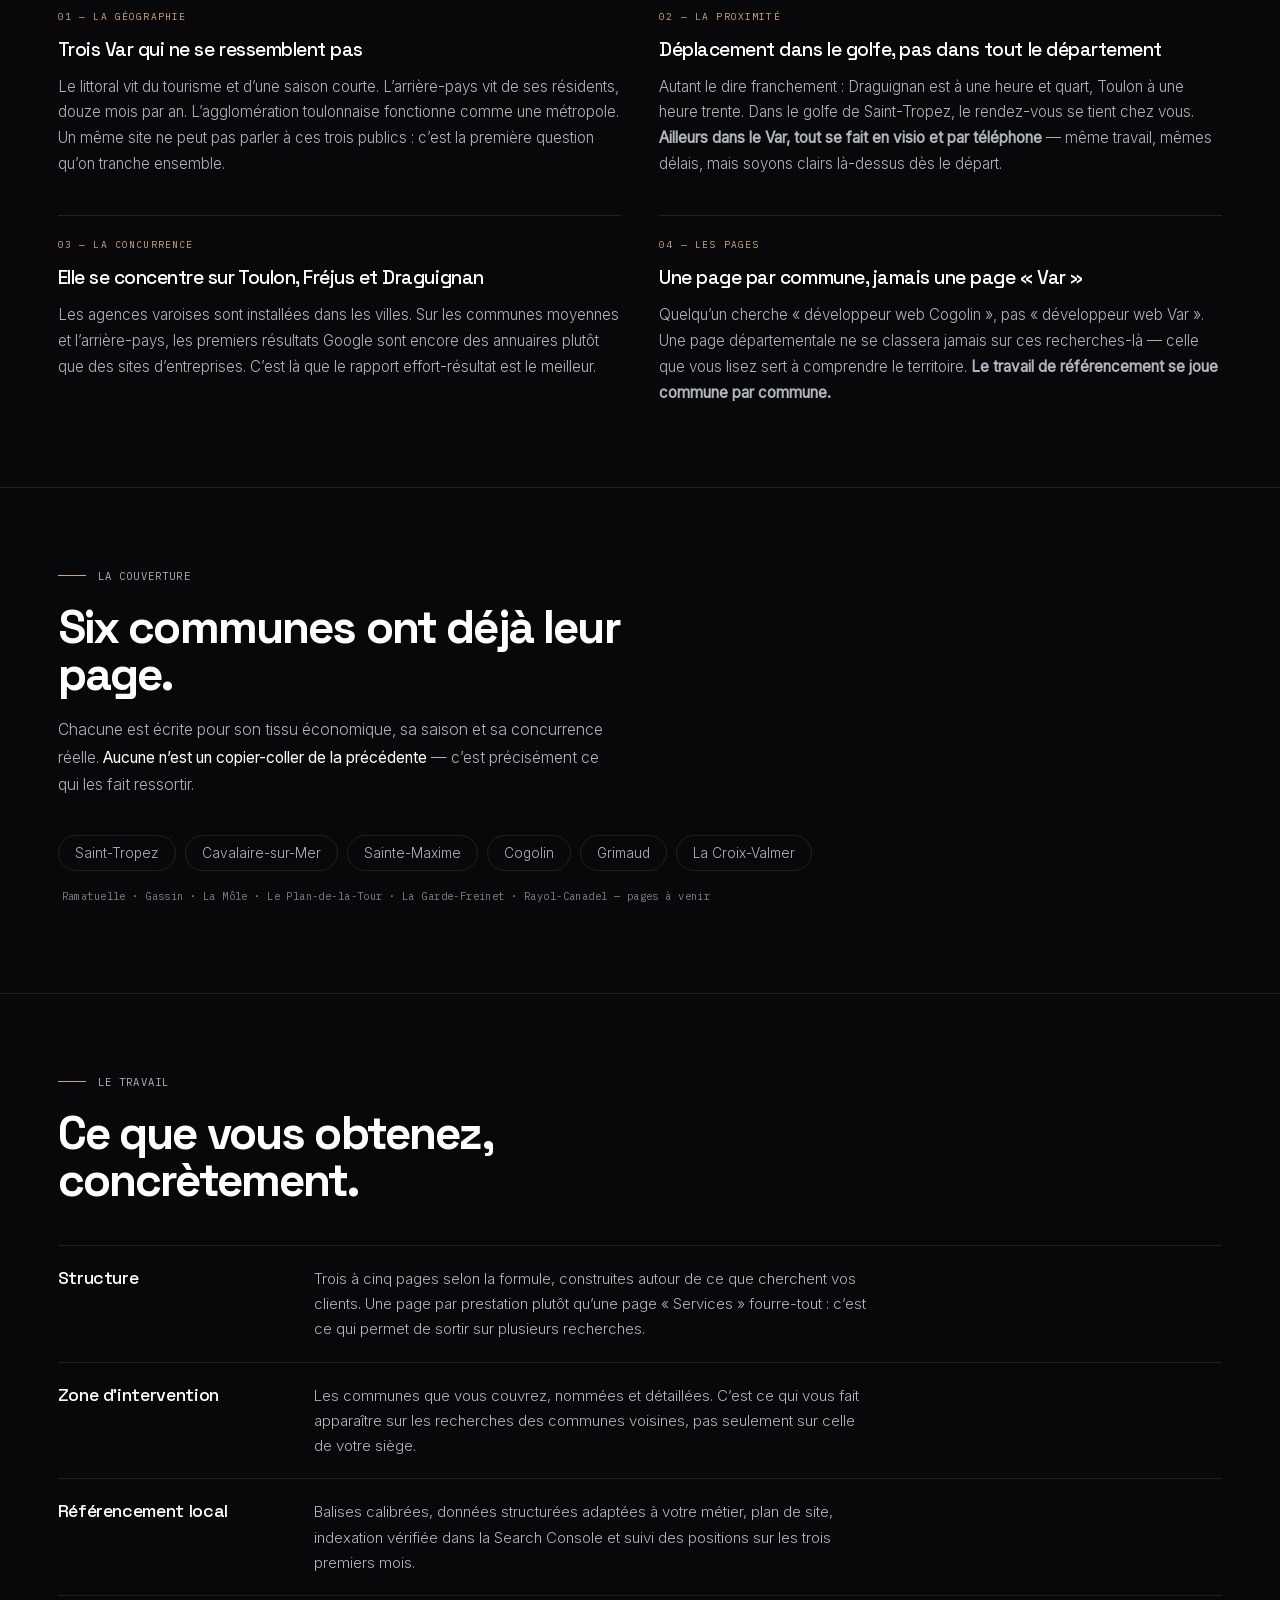
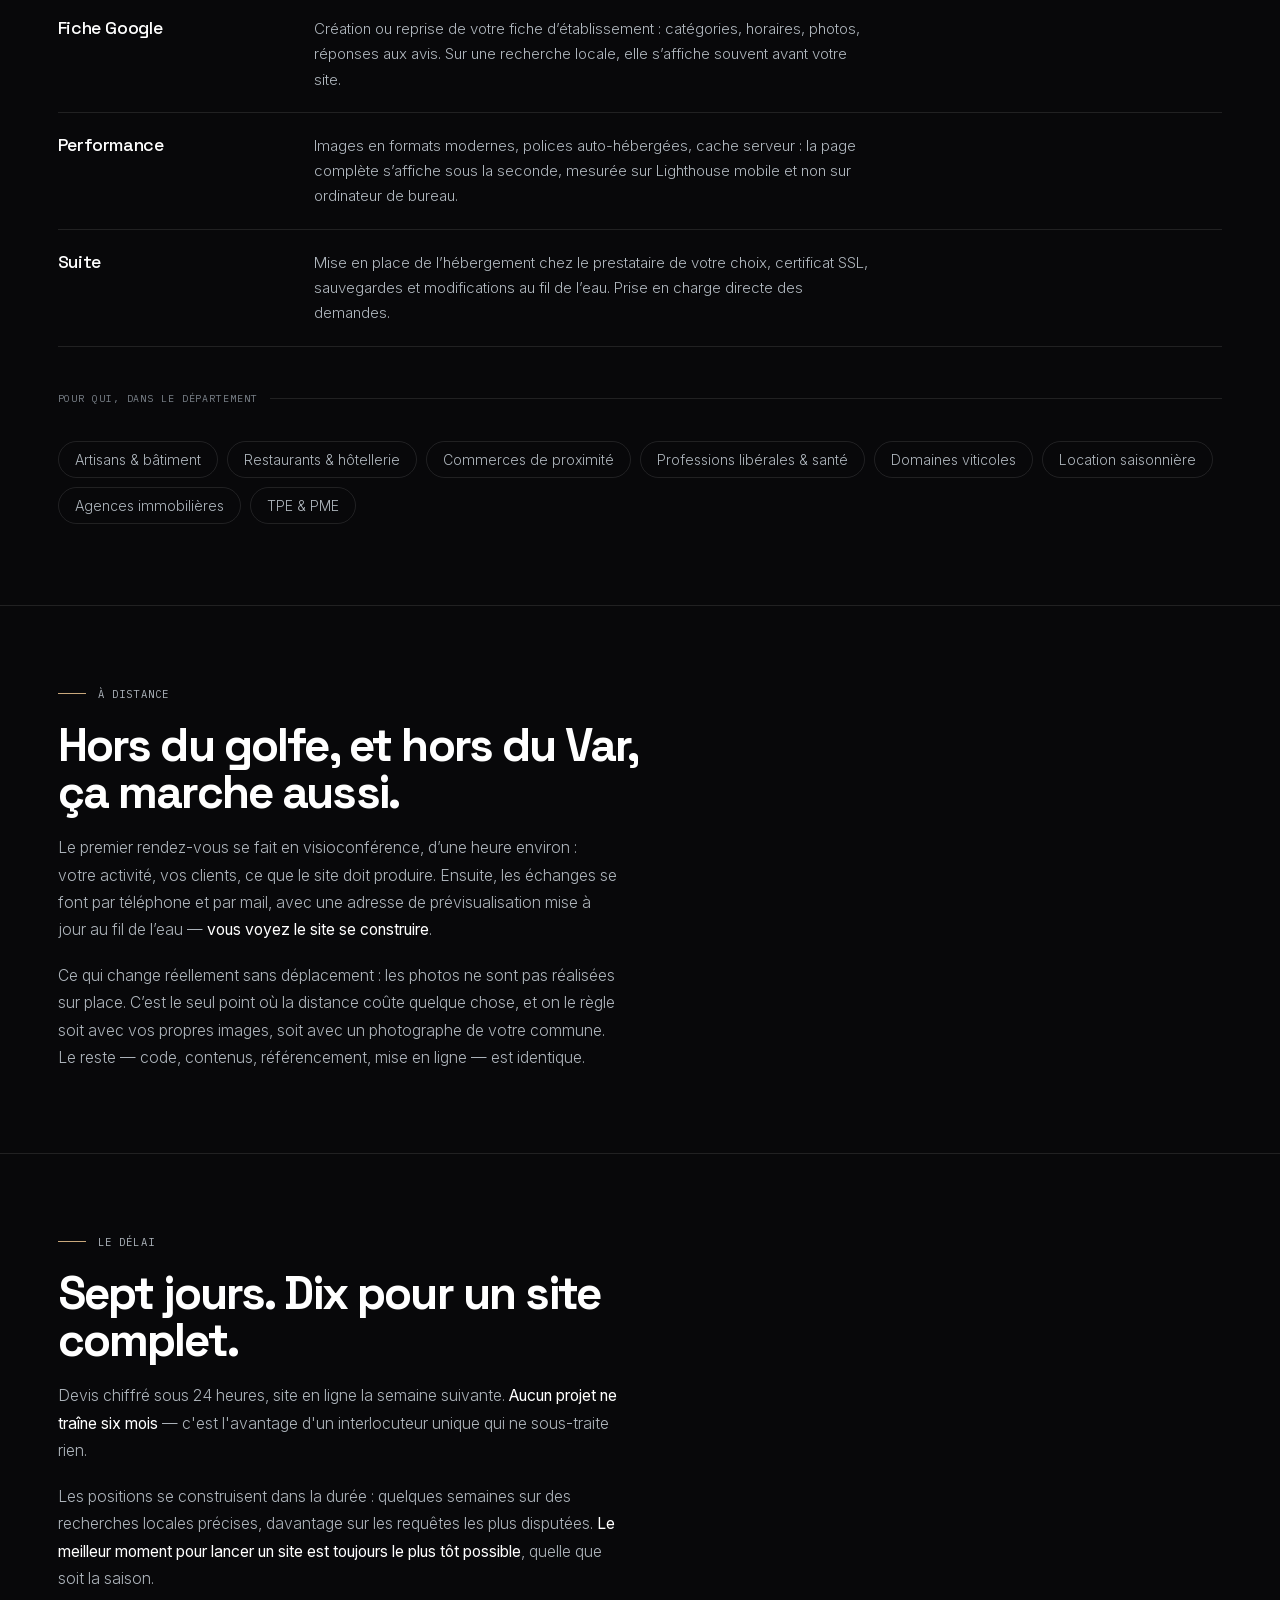
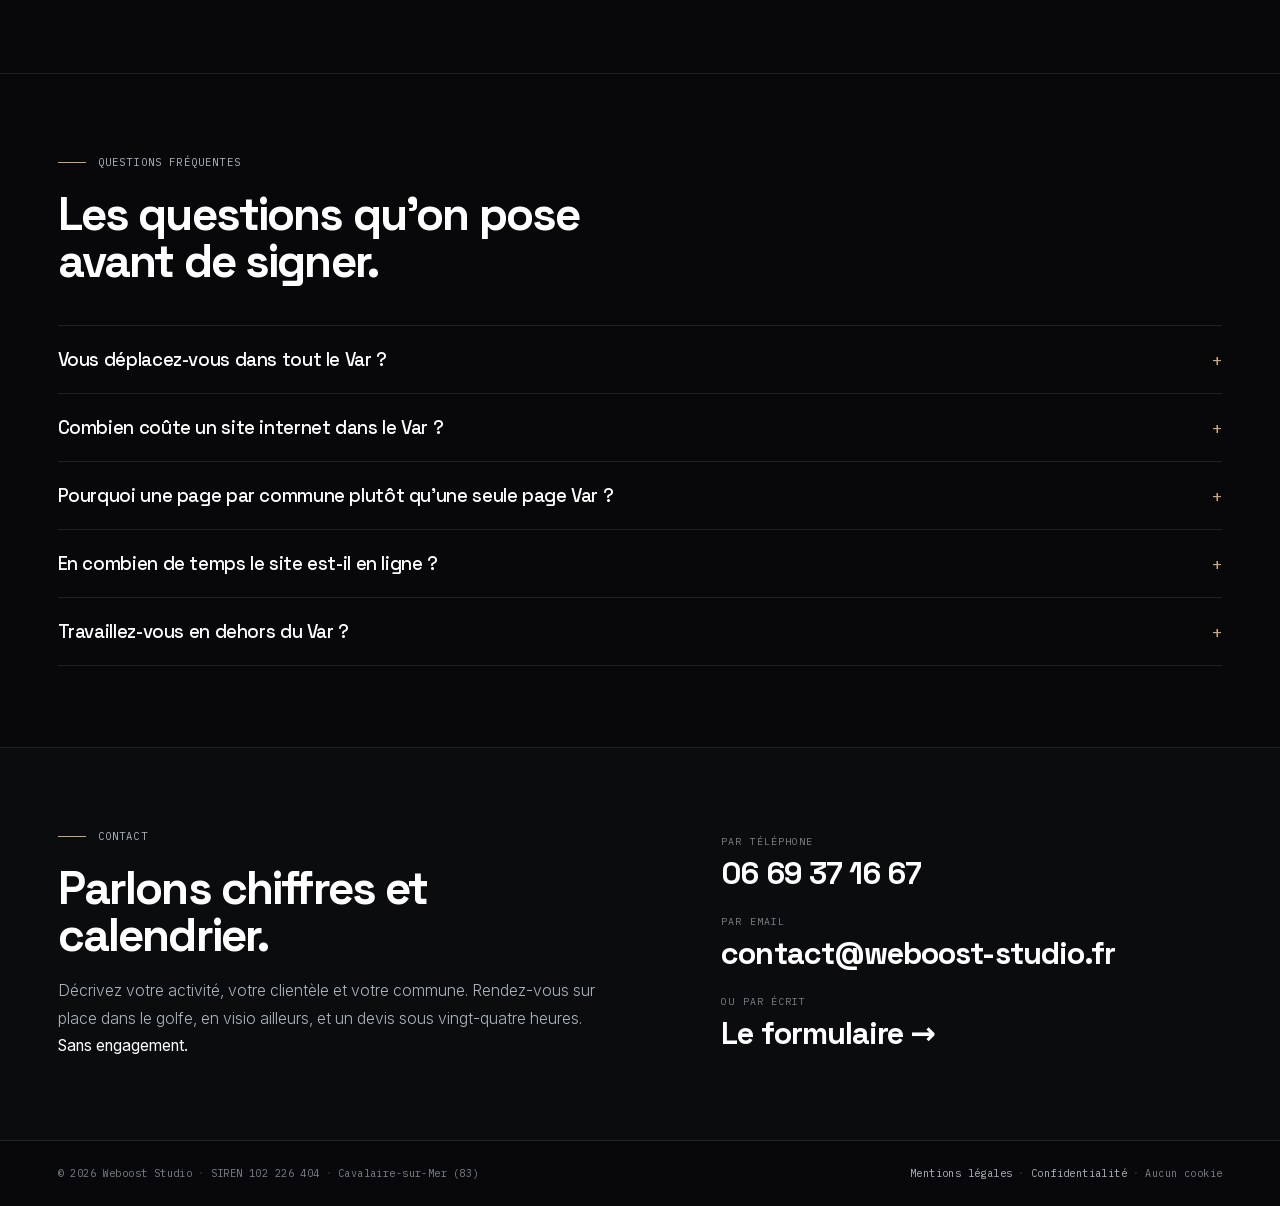
<file: developpeur-web-var.html>
<!DOCTYPE html>
<html lang="fr">
<head>
<meta charset="UTF-8">
<meta name="viewport" content="width=device-width, initial-scale=1, viewport-fit=cover">
<meta name="theme-color" content="#08080A">
<link rel="icon" href="favicon.ico" sizes="32x32">
<link rel="icon" href="assets/img/favicon.svg" type="image/svg+xml">
<link rel="apple-touch-icon" href="assets/img/apple-touch-icon.png">
<link rel="manifest" href="site.webmanifest">

<title>Développeur web Var (83) — Création de site internet</title>
<meta name="description" content="Développeur web indépendant dans le Var, installé à Cavalaire-sur-Mer. Création de sites internet et référencement local. Sur place dans le golfe, en visio ailleurs.">
<link rel="canonical" href="https://www.weboost-studio.fr/developpeur-web-var.html">
<meta property="og:type" content="website">
<meta property="og:title" content="Développeur web Var (83) — Création de site internet">
<meta property="og:description" content="Sites vitrines et référencement local pour les entreprises varoises. Développeur indépendant installé dans le golfe de Saint-Tropez.">
<meta property="og:url" content="https://www.weboost-studio.fr/developpeur-web-var.html">
<meta property="og:locale" content="fr_FR">

<link rel="preload" href="assets/fonts/space-grotesk-700.woff2" as="font" type="font/woff2" crossorigin>
<link rel="preload" href="assets/fonts/inter-300.woff2" as="font" type="font/woff2" crossorigin>
<style>
/* Polices auto-hébergées, réduites aux 125 glyphes du site. Aucune requête
   vers un tiers. font-display:swap affiche le texte immédiatement. */
@font-face{font-family:'Space Grotesk';font-style:normal;font-weight:500;font-display:swap;src:url(assets/fonts/space-grotesk-500.woff2) format('woff2')}
@font-face{font-family:'Space Grotesk';font-style:normal;font-weight:700;font-display:swap;src:url(assets/fonts/space-grotesk-700.woff2) format('woff2')}
@font-face{font-family:'Inter';font-style:normal;font-weight:300;font-display:swap;src:url(assets/fonts/inter-300.woff2) format('woff2')}
@font-face{font-family:'Inter';font-style:normal;font-weight:400;font-display:swap;src:url(assets/fonts/inter-400.woff2) format('woff2')}
@font-face{font-family:'IBM Plex Mono';font-style:normal;font-weight:400;font-display:swap;src:url(assets/fonts/ibm-plex-mono-400.woff2) format('woff2')}
</style>

<link rel="preload" href="assets/fonts/space-grotesk-700.woff2" as="font" type="font/woff2" crossorigin>
<link rel="preload" href="assets/fonts/inter-300.woff2" as="font" type="font/woff2" crossorigin>
<style>
/* Polices auto-hébergées, réduites aux 125 glyphes du site. Aucune requête
   vers un tiers. font-display:swap affiche le texte immédiatement. */
@font-face{font-family:'Space Grotesk';font-style:normal;font-weight:500;font-display:swap;src:url(assets/fonts/space-grotesk-500.woff2) format('woff2')}
@font-face{font-family:'Space Grotesk';font-style:normal;font-weight:700;font-display:swap;src:url(assets/fonts/space-grotesk-700.woff2) format('woff2')}
@font-face{font-family:'Inter';font-style:normal;font-weight:300;font-display:swap;src:url(assets/fonts/inter-300.woff2) format('woff2')}
@font-face{font-family:'Inter';font-style:normal;font-weight:400;font-display:swap;src:url(assets/fonts/inter-400.woff2) format('woff2')}
@font-face{font-family:'IBM Plex Mono';font-style:normal;font-weight:400;font-display:swap;src:url(assets/fonts/ibm-plex-mono-400.woff2) format('woff2')}

.cta{ background:#0B0C0E !important; position:relative; z-index:2; }
footer{ background:var(--void) !important; position:relative; z-index:2; }
</style>
<link rel="stylesheet" href="assets/css/site.css">
<style>

/* ═══════════════ CARTE DU DÉPARTEMENT ═══════════════
   Le tracé du Var se dessine, puis les communes couvertes s'allument.
   Pas de photo : c'est une carte de couverture, pas une vue. */
.varmap{ position:relative; }
.varmap svg{ width:100%; height:clamp(280px,62svh,620px); display:block; }
.var-dep{
  fill:rgba(255,255,255,.018); stroke:rgba(255,255,255,.3); stroke-width:1.2;
  stroke-linejoin:round; vector-effect:non-scaling-stroke;
}
.varmap.is-armed .var-dep{ stroke-dasharray:var(--l0); stroke-dashoffset:var(--l0); }
.varmap.is-armed.is-on .var-dep{
  animation:drawVar 2.6s var(--ease-cine) forwards;
  animation-delay:calc(var(--i) * .14s);
}
@keyframes drawVar{ to{ stroke-dashoffset:0 } }

.var-com{
  fill:rgba(201,168,124,.20); stroke:var(--cyan); stroke-width:1.3;
  stroke-linejoin:round; vector-effect:non-scaling-stroke;
  opacity:0; cursor:pointer;
  transition:opacity .7s var(--ease-cine), fill .4s var(--ease-cine),
             stroke-width .4s var(--ease-cine);
}
.varmap.is-on .var-com{ opacity:1; transition-delay:calc(1.5s + var(--i) * .12s); }
.varmap a:hover .var-com,.varmap a:focus-visible .var-com{
  fill:rgba(201,168,124,.42); stroke-width:2;
}
.varmap a:focus-visible{ outline:none; }
.varmap__cap{
  margin-top:16px; text-align:center;
  font-family:var(--mono); font-size:.62rem; letter-spacing:.08em;
  text-transform:uppercase; color:var(--grey);
}
@media (max-width:760px){ .varmap svg{ height:clamp(240px,46svh,380px); } }

/* Fin de page : le filigrane ne doit pas dépasser derrière l'appel final */
.cta{ background:#0B0C0E !important; position:relative; z-index:2; }
footer{ background:var(--void) !important; position:relative; z-index:2; }
</style>
</head>
<body>

<div class="page">

<div class="wm-rail" aria-hidden="true"></div>

<header class="nav is-on" id="nav">
  <a class="nav__brand" href="index.html">Weboost <i>Studio</i></a>
  <nav class="nav__links" aria-label="Navigation principale">
    <a href="index.html#formules">Formules</a>
    <a href="index.html#realisations">Réalisations</a>
    <a href="index.html#villes">Communes</a>
    <a href="index.html#a-propos">À propos</a>
  </nav>
  <a class="nav__tel" href="tel:+33669371667">
    <span aria-hidden="true">●</span> 06 69 37 16 67
  </a>
  <button class="nav__burger" id="nav-burger" type="button"
          aria-expanded="false" aria-controls="nav-menu" aria-label="Ouvrir le menu">
    <span></span><span></span>
  </button>
</header>

<div class="navmenu" id="nav-menu" hidden>
  <a href="index.html#formules">Formules</a>
  <a href="index.html#realisations">Réalisations</a>
  <a href="index.html#villes">Communes</a>
  <a href="index.html#a-propos">À propos</a>
  <a href="index.html#contact">Contact</a>
  <a class="navmenu__tel" href="tel:+33669371667">06 69 37 16 67</a>
</div>

<p class="crumb">
  <a href="index.html">Accueil</a><span>›</span>
  Développeur web dans le Var
</p>

<div class="wmwrap">
  <div class="wm" aria-hidden="true"><b>Var</b></div>
<div class="vhero">
  <div>
    <p class="eyebrow">Var 83 · Provence-Alpes-Côte d’Azur</p>
    <h1>Développeur web dans le <em>Var</em></h1>
    <p class="vhero__sub">
      Développeur web indépendant installé à Cavalaire-sur-Mer, dans le golfe
      de Saint-Tropez. Sites vitrines et référencement local pour les
      entreprises varoises — <b>sur place dans le golfe, en visio partout
      ailleurs</b>. Conçus sur mesure, sans cookie tiers.
    </p>
    <p class="facts">
      <span>Basé à <b>Cavalaire (83)</b></span><span class="sep">·</span>
      <span>Devis sous <b>24 h</b></span><span class="sep">·</span>
      <span>À partir de <b>600 €</b></span><span class="sep">·</span>
      <span>Livré en <b>7 jours</b></span>
    </p>
  </div>
</div>

<div class="vshape" id="vshape">
  <figure class="varmap" id="varmap">
    <svg viewBox="0 0 1000 891" fill="none" role="img"
         aria-label="Carte du département du Var, avec les six communes disposant d’une page dédiée">
      <path class="var-dep" style="--i:0" d="M76.4,90.6 98.1,57.2 115.3,63.3 137.1,66.6 140.9,73.9 146.0,77.5 151.1,97.6 156.7,91.7 165.1,91.0 170.3,92.9 178.9,91.4 191.9,82.0 194.9,76.8 193.3,59.6 200.8,60.0 208.7,55.2 210.9,55.8 212.5,63.1 219.1,62.1 221.3,64.6 225.0,78.0 221.4,81.3 220.7,84.2 222.7,87.7 235.8,96.8 241.5,89.8 248.6,101.3 253.4,100.3 257.8,102.1 257.0,107.8 259.8,122.5 273.7,130.5 278.3,145.0 286.3,151.3 300.1,140.1 296.7,123.5 309.6,119.6 315.4,113.7 329.5,109.4 330.4,105.0 338.2,97.5 337.6,95.1 341.0,89.9 339.9,85.9 343.8,85.2 349.8,78.0 352.8,69.3 359.0,67.4 360.6,72.3 370.8,78.1 380.0,76.4 390.0,70.1 401.4,62.0 412.4,50.2 418.4,30.8 433.2,12.8 438.8,10.0 451.9,10.5 458.8,6.9 468.2,9.0 472.7,17.4 475.0,29.0 479.5,34.0 490.2,37.9 500.1,48.0 509.2,49.0 512.3,53.2 517.6,54.8 517.2,59.4 522.0,59.7 524.6,66.7 539.3,71.9 544.1,78.2 550.1,78.6 554.9,73.4 562.5,70.8 566.3,75.5 566.6,79.2 569.4,80.1 578.8,65.6 584.4,60.3 587.6,61.0 587.5,55.9 592.7,52.3 592.8,44.8 590.2,39.7 593.6,18.5 600.7,20.5 610.9,18.2 612.7,16.2 612.7,11.9 619.9,16.3 626.8,16.8 637.0,10.8 637.7,12.7 640.9,11.4 646.5,19.1 650.3,18.4 667.9,8.7 674.2,2.1 674.1,0.0 679.9,2.6 693.7,18.2 697.1,27.7 693.2,32.8 693.5,35.8 696.3,36.0 701.8,28.0 707.5,25.8 713.1,18.7 717.2,18.5 727.3,8.9 728.6,3.7 740.6,6.3 747.6,3.6 757.4,4.3 757.0,11.1 760.2,14.4 760.7,18.5 767.3,21.3 767.4,28.6 774.2,33.3 774.8,36.2 770.2,43.2 779.6,46.6 783.8,64.7 786.4,65.5 794.2,61.6 803.5,54.7 818.2,58.9 828.0,67.6 826.9,74.0 828.8,75.5 846.8,75.7 853.3,77.5 858.1,72.9 858.7,77.3 860.5,77.4 861.9,80.9 861.0,87.7 869.2,93.4 869.4,105.7 875.2,113.2 873.7,119.7 875.3,124.2 867.5,129.8 868.1,133.3 864.8,138.1 864.7,153.2 868.6,159.9 876.8,160.3 877.9,164.2 882.2,167.1 884.1,170.0 883.2,172.5 890.6,182.5 889.1,188.2 894.4,194.5 897.3,196.1 905.4,192.0 908.5,192.8 915.1,200.3 921.1,201.9 925.7,206.1 927.2,208.8 925.7,210.2 930.3,211.1 935.8,220.1 937.9,219.9 936.8,214.8 939.5,215.3 940.3,213.2 947.4,221.6 951.9,216.8 962.1,217.6 969.1,212.4 976.0,222.0 983.0,226.6 978.0,232.3 972.4,244.7 975.3,250.7 979.8,254.2 980.1,263.7 974.4,263.8 971.7,270.7 964.1,275.7 957.6,294.5 957.0,301.1 970.8,303.3 970.0,312.5 961.3,329.8 968.1,331.5 973.4,337.2 983.5,339.3 984.4,351.1 1000.0,354.0 998.4,353.8 999.7,356.6 997.0,357.4 997.6,359.9 994.7,359.8 992.9,362.1 993.0,371.7 991.1,376.1 992.2,379.6 989.8,382.8 992.4,385.9 974.4,393.9 970.7,400.3 968.0,400.0 968.3,402.2 970.9,403.6 967.1,409.6 963.4,409.1 961.8,411.1 959.6,409.7 957.1,410.3 957.3,412.2 950.4,413.0 951.1,409.7 948.4,405.0 942.1,404.4 939.9,407.4 942.1,409.9 939.7,412.8 942.6,417.6 942.7,421.9 939.4,427.8 936.4,428.7 930.9,423.5 922.5,423.1 918.1,420.3 902.8,426.1 893.5,425.3 890.9,426.9 891.3,429.0 886.7,431.6 882.9,430.5 881.4,426.7 871.6,418.0 868.5,417.3 868.9,414.7 863.8,414.5 855.0,418.9 843.2,434.5 839.3,447.7 842.6,450.9 837.5,460.3 833.9,461.6 832.9,466.4 828.1,470.6 827.9,478.7 830.5,480.9 831.9,486.8 827.2,491.2 829.0,492.0 830.0,496.8 813.7,503.7 808.4,502.6 801.4,504.6 795.1,509.4 790.0,520.8 790.4,528.3 795.6,532.9 794.6,534.4 785.2,533.0 774.0,541.5 766.2,539.9 759.8,544.6 757.8,552.3 750.3,554.7 739.7,564.1 731.0,566.9 727.2,570.0 726.2,572.4 728.3,582.7 724.7,583.0 727.9,586.8 730.3,586.3 733.7,588.6 755.0,586.5 758.4,583.2 761.9,583.1 766.9,577.9 769.1,578.3 768.4,576.3 770.3,575.6 774.9,576.3 776.2,579.5 780.7,580.0 787.4,585.8 789.9,585.8 793.2,581.9 793.0,573.7 798.1,571.1 800.3,571.1 803.3,575.5 808.6,577.7 815.2,584.1 809.4,596.1 810.1,599.3 805.2,600.6 798.7,607.4 792.5,606.6 789.2,611.1 787.6,630.8 789.1,642.9 793.0,645.6 791.8,647.2 793.4,649.3 798.7,651.7 802.3,655.9 797.7,660.7 793.9,659.4 789.0,661.5 785.8,659.7 775.4,669.0 772.5,669.6 769.9,684.0 775.3,690.4 769.3,685.7 765.5,685.5 756.2,694.0 755.2,699.5 753.1,699.4 750.0,692.8 746.5,691.9 745.5,686.1 740.9,683.5 742.3,682.1 740.2,675.0 731.6,671.0 721.5,671.0 719.3,669.0 715.0,669.9 709.1,667.4 698.5,670.7 689.4,678.5 687.2,685.0 691.7,689.3 688.3,691.1 689.2,693.7 687.6,695.2 679.8,692.3 676.8,693.5 675.1,696.6 668.1,700.2 667.1,704.0 661.5,703.5 658.0,706.1 657.9,708.2 654.1,708.3 653.2,706.3 650.3,708.3 643.1,703.0 635.7,704.7 632.5,701.4 620.8,705.9 619.2,707.8 620.4,710.5 612.5,717.9 613.1,712.4 605.0,708.0 600.0,709.5 598.4,713.2 592.7,710.1 589.9,711.7 585.1,710.4 580.7,715.8 577.6,714.3 570.1,716.0 566.0,722.5 557.8,723.6 554.0,734.2 553.5,739.1 556.1,740.5 550.8,741.9 550.5,746.2 554.1,751.5 551.0,752.8 550.0,756.2 556.6,760.4 554.1,770.6 559.4,772.7 554.9,773.7 554.4,778.1 550.3,775.0 541.4,775.7 539.3,773.3 536.2,775.6 531.5,773.1 529.5,774.7 527.1,770.9 520.9,772.6 520.9,770.4 523.9,768.3 523.3,764.3 520.3,763.0 517.1,756.7 511.3,754.4 503.6,756.9 501.7,752.4 495.7,756.1 493.3,751.2 494.8,748.1 487.0,745.2 484.4,741.0 474.5,740.6 456.7,749.1 426.6,746.1 419.5,752.7 411.6,754.9 402.6,763.6 390.4,785.1 386.2,810.2 388.2,831.0 392.2,834.1 401.8,833.4 404.4,835.7 390.4,841.6 387.0,841.0 385.7,843.2 380.4,838.9 376.4,838.3 374.6,832.1 370.7,833.8 368.4,832.8 366.1,836.9 357.3,833.3 353.0,838.7 350.2,837.8 350.0,841.4 348.2,839.7 345.2,841.7 343.7,839.6 345.7,836.0 340.7,833.0 342.6,827.6 351.3,825.7 361.4,829.2 366.7,827.4 372.2,819.4 372.8,807.0 367.4,786.8 358.5,781.0 347.3,781.3 330.9,776.6 323.0,781.6 314.2,782.2 309.4,786.1 286.1,786.8 282.4,781.0 286.0,778.5 288.1,774.0 287.6,769.0 273.5,759.1 264.0,758.0 263.1,759.9 257.6,756.3 251.8,757.3 249.5,755.1 247.0,756.7 247.5,758.8 244.3,759.5 240.4,755.9 234.6,754.5 230.5,756.3 223.0,755.0 214.6,760.9 211.1,760.9 214.6,748.7 217.9,749.1 216.3,744.2 217.8,743.3 213.3,740.9 211.4,746.6 208.7,747.0 208.3,743.5 212.4,742.3 212.2,740.2 209.1,738.3 207.8,739.8 207.1,737.6 204.7,739.8 206.5,741.8 201.9,742.5 202.5,738.9 200.9,738.7 199.5,742.7 196.8,743.0 197.0,745.5 199.8,745.3 199.6,747.1 190.4,749.4 187.6,747.6 187.9,745.4 187.0,747.5 179.9,745.8 179.6,751.6 184.5,754.8 176.3,753.2 176.6,754.8 180.6,755.6 179.8,757.7 177.7,755.6 175.8,758.0 177.8,760.6 191.8,759.1 198.8,763.5 197.0,765.0 199.1,770.7 192.0,772.4 186.9,783.1 188.5,784.4 191.1,783.4 191.5,785.9 198.5,785.6 204.4,778.6 207.4,780.1 210.3,786.8 212.4,787.6 211.5,784.7 213.6,781.8 214.7,782.9 220.9,780.0 230.9,788.4 231.0,793.5 227.8,798.1 225.3,799.5 219.7,793.8 214.9,793.7 200.7,800.0 196.2,792.7 190.5,791.0 189.8,787.5 183.3,787.0 180.6,788.2 177.6,793.3 175.8,792.9 171.6,797.1 169.3,796.6 169.3,800.3 162.2,809.1 161.9,815.4 158.9,819.4 151.6,817.4 147.1,819.8 139.8,817.3 135.3,817.9 133.8,815.0 129.7,813.3 125.0,802.5 114.2,797.4 106.8,797.1 110.0,790.6 115.6,788.5 119.2,771.6 121.5,771.3 122.5,767.8 121.9,765.5 116.8,763.7 123.6,756.1 119.1,747.0 116.3,747.4 113.3,744.5 111.4,747.5 105.7,750.0 103.9,745.7 87.2,746.6 94.9,739.2 92.0,737.8 91.9,735.4 97.8,730.9 96.3,725.9 90.2,721.4 86.3,721.3 82.4,724.6 77.2,725.4 75.4,730.9 72.1,727.9 73.4,728.0 73.0,725.2 66.2,727.3 63.6,724.6 53.3,724.4 50.1,713.2 47.0,711.6 44.0,715.3 41.7,714.7 42.1,713.2 36.0,716.6 30.5,716.4 30.3,710.8 28.0,707.2 20.5,703.6 21.0,697.9 29.8,692.0 30.2,686.0 24.1,677.6 14.1,679.6 12.5,678.0 17.7,650.1 17.2,634.4 21.9,616.8 36.3,613.5 38.0,610.8 36.4,603.7 41.4,602.5 43.4,598.2 52.6,594.2 60.1,593.5 61.8,589.2 73.9,586.8 73.5,584.5 82.1,583.1 81.6,572.8 83.6,567.0 78.5,565.1 73.5,559.5 62.0,544.2 55.3,529.3 27.4,534.0 21.4,528.0 15.3,526.9 23.0,523.5 26.5,518.4 27.1,514.3 23.9,504.7 30.7,498.8 38.4,487.7 30.2,479.1 26.9,452.8 21.0,441.2 31.7,432.6 35.5,431.6 46.0,432.5 53.6,430.7 73.6,438.6 77.7,437.8 94.8,430.6 102.0,425.3 103.6,418.4 93.9,418.1 83.2,408.3 74.1,403.1 71.1,399.5 72.8,395.0 69.3,393.5 60.5,375.7 58.0,374.8 59.0,372.6 56.2,368.2 45.5,359.9 46.6,358.0 44.5,356.0 37.6,354.8 37.4,351.3 34.1,351.8 33.4,350.4 36.5,344.4 36.4,336.7 43.8,335.7 46.8,329.1 43.4,326.9 45.3,323.4 44.2,318.6 47.3,314.1 50.3,283.6 54.1,277.3 46.2,277.1 38.2,270.1 27.3,264.1 10.4,262.9 4.1,255.0 0.0,252.8 0.0,249.2 27.9,241.6 20.8,224.5 19.8,213.4 17.3,212.6 18.4,209.3 23.8,210.3 24.7,208.8 22.0,205.3 23.9,204.6 33.2,185.9 36.0,184.5 36.2,182.1 33.4,179.1 35.9,177.2 42.0,180.8 49.3,171.2 52.6,171.4 69.5,163.7 90.0,159.1 111.7,158.9 115.7,138.3 123.1,129.0 117.2,124.3 107.7,125.4 103.0,120.4 98.8,109.7 102.9,99.9 101.2,98.3 93.5,96.9 94.5,92.9 76.4,90.6Z"/><path class="var-dep" style="--i:1" d="M460.3,849.5 463.9,853.3 464.1,862.0 466.7,867.0 464.4,868.4 465.6,871.4 462.6,873.8 455.0,873.9 453.1,876.4 450.9,875.3 449.8,878.2 441.9,880.1 442.1,881.8 438.9,880.5 430.2,890.7 422.5,889.0 423.6,884.4 419.7,881.0 409.2,878.1 408.1,875.5 402.1,874.7 401.7,871.7 398.0,873.4 395.5,872.3 396.1,869.1 401.6,869.7 402.6,864.4 405.8,863.0 407.7,864.1 409.8,861.8 413.8,862.0 416.5,866.9 420.5,865.8 424.0,870.0 426.4,870.5 428.4,867.8 431.7,869.3 434.9,868.3 439.3,862.2 439.5,856.5 440.2,858.1 443.4,857.5 443.7,859.3 449.7,860.3 454.1,855.8 456.4,844.9 458.8,843.6 460.3,849.5Z"/><path class="var-dep" style="--i:2" d="M609.5,854.3 608.6,850.4 614.1,844.1 618.1,844.3 622.5,841.3 624.5,843.3 627.6,841.4 631.1,830.5 639.7,820.5 654.9,817.9 664.1,813.4 667.1,814.8 666.8,819.8 669.4,820.6 663.0,825.9 656.0,824.5 654.3,826.7 650.8,825.1 644.9,838.4 639.3,844.1 637.8,853.2 635.1,852.2 628.5,856.2 621.7,852.4 617.8,861.6 612.3,867.2 608.7,863.6 607.8,859.5 609.5,854.3Z"/><path class="var-dep" style="--i:3" d="M580.0,878.8 572.8,873.1 561.6,875.7 559.1,870.2 564.0,865.6 564.3,863.1 568.9,864.2 568.6,860.8 567.0,860.4 569.2,856.2 575.3,858.7 576.5,856.1 582.6,855.0 583.4,853.0 584.4,854.4 589.3,850.4 589.8,853.1 593.4,854.3 591.4,860.7 593.7,860.9 597.9,856.2 598.0,858.4 596.1,863.3 589.9,869.4 587.5,875.8 580.0,878.8Z"/><path class="var-dep" style="--i:4" d="M97.6,795.9 95.9,795.3 97.0,791.6 95.2,790.5 95.4,785.1 97.9,782.4 100.0,783.2 98.1,786.2 101.9,788.3 101.9,786.0 104.9,785.0 106.6,787.7 97.6,795.9Z"/>
      <a href="creation-site-internet-sainte-maxime.html" aria-label="Sainte-Maxime"><path class="var-com" style="--i:0" d="M693.5,467.4 693.7,465.9 692.3,463.2 693.4,459.8 692.7,457.4 694.1,456.4 694.7,452.4 692.7,449.9 693.8,446.1 693.2,444.5 694.2,443.3 699.5,445.8 704.2,446.9 721.0,441.6 724.0,439.6 723.8,437.9 722.1,437.6 717.9,427.5 728.1,417.7 732.8,422.8 736.1,424.9 741.6,426.4 749.6,432.0 758.4,434.5 759.3,437.7 760.7,439.4 763.7,440.7 766.2,446.0 769.5,448.3 772.7,455.1 774.8,456.3 776.1,455.8 776.5,458.7 778.3,459.7 779.5,462.4 778.6,464.3 779.2,465.9 780.9,467.4 780.3,471.7 783.2,474.2 787.4,475.5 788.7,482.3 785.2,489.1 786.3,490.7 786.0,500.5 793.3,502.3 795.2,501.1 802.0,501.2 803.1,503.8 795.1,509.4 792.5,513.2 792.2,518.1 790.0,520.8 790.4,528.3 794.6,534.4 792.1,534.6 787.0,532.7 785.2,533.0 774.0,541.5 771.7,541.8 769.8,541.2 769.3,539.8 766.2,539.9 763.7,542.8 761.8,542.7 759.8,544.6 758.5,551.3 755.0,552.4 753.1,550.1 741.0,544.5 736.7,536.7 729.8,538.8 723.9,539.4 722.1,540.2 718.7,544.6 715.5,545.4 713.5,542.4 713.4,535.1 716.8,535.3 717.6,529.3 716.7,527.6 717.1,523.4 724.5,516.0 723.3,513.2 724.9,509.8 727.5,510.1 729.8,507.5 732.9,502.1 732.6,499.9 725.3,484.7 718.8,481.5 716.2,481.8 712.5,480.6 709.7,478.4 712.5,475.7 712.7,474.1 715.2,472.5 709.2,472.0 706.0,473.5 703.3,471.9 701.5,468.6 698.5,468.8 693.5,467.4Z"/></a><a href="creation-site-internet-grimaud.html" aria-label="Grimaud"><path class="var-com" style="--i:1" d="M581.3,580.5 584.4,576.0 586.4,574.6 594.7,574.6 596.5,573.2 601.5,571.7 603.9,572.5 605.4,571.5 615.2,572.2 627.7,570.5 631.0,567.8 648.9,562.3 651.0,560.5 655.1,559.0 659.5,559.1 666.9,552.1 667.9,550.0 680.1,542.2 695.3,546.4 701.2,546.4 707.1,549.2 718.7,544.6 722.1,540.2 723.9,539.4 729.8,538.8 736.7,536.7 741.0,544.5 753.1,550.1 755.0,552.4 750.3,554.7 748.8,556.9 746.7,557.6 740.1,562.5 739.7,564.1 731.0,566.9 727.2,570.0 726.2,572.4 728.4,581.1 724.3,581.2 718.2,583.4 716.9,582.6 717.4,581.2 715.1,581.6 713.7,584.3 712.6,584.8 712.5,586.7 710.8,588.2 710.3,589.6 711.2,591.6 703.8,596.8 690.0,597.4 687.7,595.2 684.4,594.5 684.0,592.5 682.0,590.3 680.2,590.3 678.9,589.0 678.8,586.6 674.3,585.9 672.5,584.2 670.0,583.4 668.9,581.7 667.0,581.4 663.6,578.2 661.6,578.7 658.8,577.5 657.2,578.9 652.9,576.8 648.1,577.5 644.7,579.3 642.0,579.4 639.2,581.0 637.6,583.1 633.1,579.3 631.6,579.0 628.1,579.5 626.0,578.8 621.5,580.2 619.3,579.5 618.3,580.4 614.1,578.3 607.4,579.7 605.8,578.5 603.2,581.2 603.2,582.5 600.5,582.0 600.1,579.0 598.1,580.0 591.4,580.2 590.1,581.0 588.4,584.5 586.0,583.3 585.1,586.5 583.2,584.5 581.3,580.5Z"/></a><a href="creation-site-internet-saint-tropez.html" aria-label="Saint-Tropez"><path class="var-com" style="--i:2" d="M767.3,596.6 760.6,589.6 757.7,588.0 757.3,585.3 758.4,583.2 760.1,583.6 764.1,581.3 766.9,577.9 768.1,579.0 769.1,578.3 768.4,576.3 770.3,575.6 774.9,576.3 776.2,579.5 780.7,580.0 783.2,583.0 787.4,585.8 789.9,585.8 793.2,581.9 793.0,573.7 798.1,571.1 800.3,571.1 803.3,575.5 805.4,577.0 808.6,577.7 813.4,583.7 815.2,584.1 813.6,589.5 812.3,589.9 809.4,596.1 810.1,599.3 805.2,600.6 798.7,607.4 798.1,601.1 785.4,600.5 782.8,598.6 779.1,598.8 775.5,596.8 771.7,597.7 768.9,599.4 767.3,596.6Z"/></a><a href="creation-site-internet-cogolin.html" aria-label="Cogolin"><path class="var-com" style="--i:3" d="M684.3,647.0 679.7,647.1 677.8,639.2 673.0,633.2 670.1,626.6 670.5,625.4 665.5,621.1 661.3,619.3 656.5,610.0 648.8,602.9 645.6,598.8 643.4,598.9 637.6,591.0 638.2,590.4 637.6,583.1 639.2,581.0 642.0,579.4 644.7,579.3 648.1,577.5 652.9,576.8 657.2,578.9 658.8,577.5 661.6,578.7 663.6,578.2 667.0,581.4 668.9,581.7 670.0,583.4 672.5,584.2 674.3,585.9 678.8,586.6 678.9,589.0 680.2,590.3 682.0,590.3 684.0,592.5 684.4,594.5 687.7,595.2 690.0,597.4 699.1,597.4 705.0,596.2 706.1,594.6 711.2,591.6 710.3,589.6 710.8,588.2 712.5,586.7 712.6,584.8 713.7,584.3 715.1,581.6 717.4,581.2 716.9,582.6 718.2,583.4 724.3,581.2 728.4,581.1 728.3,582.7 725.9,582.1 724.7,583.0 727.3,585.0 727.9,586.8 729.6,587.1 730.3,586.3 733.7,588.6 732.8,589.5 730.0,587.5 726.4,587.3 726.1,588.2 722.0,587.1 719.7,587.6 715.7,590.3 717.2,591.9 713.4,593.6 711.9,595.1 709.1,603.5 708.0,609.9 706.2,612.9 706.8,616.2 701.8,623.9 700.0,625.0 698.5,624.5 696.9,626.8 692.7,628.4 691.0,630.1 688.7,633.3 687.2,637.9 688.6,638.9 684.3,647.0Z"/></a><a href="creation-site-internet-la-croix-valmer.html" aria-label="La Croix-Valmer"><path class="var-com" style="--i:4" d="M684.3,647.0 688.6,638.9 687.2,637.9 688.7,633.3 691.0,630.1 692.0,633.8 694.4,635.8 702.7,637.6 703.9,638.9 703.3,641.4 706.2,639.2 709.4,642.1 712.7,638.8 715.4,638.7 715.1,639.9 719.4,643.0 726.0,638.2 728.7,639.1 736.7,636.3 738.3,636.7 739.7,638.0 741.5,643.3 741.9,653.4 745.2,658.7 746.0,661.7 749.6,663.5 753.7,664.0 757.2,666.7 760.6,674.0 759.7,675.9 765.1,679.0 769.4,684.9 772.8,686.9 775.3,690.3 773.9,690.6 771.0,686.7 769.3,685.7 765.5,685.5 760.3,689.6 759.7,691.7 756.2,694.0 755.6,696.2 756.4,697.7 755.2,699.5 753.1,699.4 752.9,696.8 750.0,692.8 746.5,691.9 746.9,690.3 745.2,687.6 745.5,686.1 744.3,684.6 741.6,684.3 740.9,683.5 742.3,682.1 740.2,675.0 736.6,672.6 731.6,671.0 723.9,670.1 721.5,671.0 719.3,669.0 715.0,669.9 713.2,668.9 711.9,669.3 709.1,667.4 701.5,669.2 700.6,665.4 698.0,660.5 699.0,657.2 697.7,654.7 689.3,646.2 684.3,647.0Z"/></a><a href="creation-site-internet-cavalaire.html" aria-label="Cavalaire-sur-Mer"><path class="var-com" style="--i:5" d="M661.3,675.6 660.2,674.7 660.0,670.7 661.5,669.4 660.9,666.3 661.8,665.6 667.3,666.7 669.1,660.3 672.9,654.5 673.3,652.0 674.4,650.2 679.7,647.1 686.7,647.1 689.3,646.2 697.7,654.7 699.0,657.2 698.0,660.5 700.6,665.4 701.5,669.2 693.0,674.7 687.7,681.6 687.2,685.0 688.0,686.4 691.9,687.8 691.7,689.3 688.0,692.3 689.2,693.7 687.6,695.2 683.9,693.0 682.4,694.1 679.8,692.3 676.8,693.5 675.5,694.7 675.1,696.6 672.5,697.5 670.1,700.0 668.1,700.2 667.1,704.0 661.5,703.5 661.3,705.1 658.0,706.1 657.9,708.2 654.1,708.3 653.2,706.3 653.7,703.2 657.0,691.3 658.7,688.0 658.3,680.6 661.3,675.6Z"/></a>
    </svg>
    <figcaption class="varmap__cap">Var (83) — les six communes déjà couvertes</figcaption>
  </figure>
</div>

<section>
  <p class="sec-eyebrow" data-reveal>Le contexte</p>
  <h2 data-reveal>Le Var n’est pas un marché : c’en est une dizaine.</h2>
  <p class="lede" data-reveal>
    153 communes, du littoral tropézien à l’arrière-pays de Draguignan, en
    passant par l’agglomération toulonnaise. <b>Un restaurant de Saint-Tropez et
    un artisan du Muy n’ont ni la même clientèle, ni la même concurrence, ni la
    même saison.</b>
  </p>

  <div class="pts">
    <div class="pt-item" data-reveal>
      <span>01 — La géographie</span>
      <h3>Trois Var qui ne se ressemblent pas</h3>
      <p>Le littoral vit du tourisme et d’une saison courte. L’arrière-pays vit
        de ses résidents, douze mois par an. L’agglomération toulonnaise
        fonctionne comme une métropole. Un même site ne peut pas parler à ces
        trois publics : c’est la première question qu’on tranche ensemble.</p>
    </div>
    <div class="pt-item" data-reveal>
      <span>02 — La proximité</span>
      <h3>Déplacement dans le golfe, pas dans tout le département</h3>
      <p>Autant le dire franchement : Draguignan est à une heure et quart,
        Toulon à une heure trente. Dans le golfe de Saint-Tropez, le rendez-vous se
        tient chez vous. <b>Ailleurs dans le Var, tout se fait en visio et par
        téléphone</b> — même travail, mêmes délais, mais soyons clairs
        là-dessus dès le départ.</p>
    </div>
    <div class="pt-item" data-reveal>
      <span>03 — La concurrence</span>
      <h3>Elle se concentre sur Toulon, Fréjus et Draguignan</h3>
      <p>Les agences varoises sont installées dans les villes. Sur les communes
        moyennes et l’arrière-pays, les premiers résultats Google sont encore
        des annuaires plutôt que des sites d’entreprises. C’est là que le
        rapport effort-résultat est le meilleur.</p>
    </div>
    <div class="pt-item" data-reveal>
      <span>04 — Les pages</span>
      <h3>Une page par commune, jamais une page « Var »</h3>
      <p>Quelqu’un cherche « développeur web Cogolin », pas « développeur web
        Var ». Une page départementale ne se classera jamais sur ces
        recherches-là — celle que vous lisez sert à comprendre le territoire.
        <b>Le travail de référencement se joue commune par commune.</b></p>
    </div>
  </div>
</section>

<section>
  <p class="sec-eyebrow" data-reveal>La couverture</p>
  <h2 data-reveal>Six communes ont déjà leur page.</h2>
  <p class="lede" data-reveal>
    Chacune est écrite pour son tissu économique, sa saison et sa concurrence
    réelle. <b>Aucune n’est un copier-coller de la précédente</b> — c’est
    précisément ce qui les fait ressortir.
  </p>
  <div class="near" data-reveal>
    <a href="creation-site-internet-saint-tropez.html">Saint-Tropez</a>
    <a href="creation-site-internet-cavalaire.html">Cavalaire-sur-Mer</a>
    <a href="creation-site-internet-sainte-maxime.html">Sainte-Maxime</a>
    <a href="creation-site-internet-cogolin.html">Cogolin</a>
    <a href="creation-site-internet-grimaud.html">Grimaud</a>
    <a href="creation-site-internet-la-croix-valmer.html">La Croix-Valmer</a>
    <span class="near__soon">Ramatuelle · Gassin · La Môle · Le Plan-de-la-Tour ·
      La Garde-Freinet · Rayol-Canadel — pages à venir</span>
  </div>
</section>

<section>
  <p class="sec-eyebrow" data-reveal>Le travail</p>
  <h2 data-reveal>Ce que vous obtenez, concrètement.</h2>

  <ul class="deliv">
    <li data-reveal><b>Structure</b>
      <p>Trois à cinq pages selon la formule, construites autour de ce que
        cherchent vos clients. Une page par prestation plutôt qu’une page
        « Services » fourre-tout : c’est ce qui permet de sortir sur plusieurs
        recherches.</p></li>
    <li data-reveal><b>Zone d’intervention</b>
      <p>Les communes que vous couvrez, nommées et détaillées. C’est ce qui vous
        fait apparaître sur les recherches des communes voisines, pas seulement
        sur celle de votre siège.</p></li>
    <li data-reveal><b>Référencement local</b>
      <p>Balises calibrées, données structurées adaptées à votre métier, plan de
        site, indexation vérifiée dans la Search Console et suivi des positions
        sur les trois premiers mois.</p></li>
    <li data-reveal><b>Fiche Google</b>
      <p>Création ou reprise de votre fiche d’établissement : catégories,
        horaires, photos, réponses aux avis. Sur une recherche locale, elle
        s’affiche souvent avant votre site.</p></li>
    <li data-reveal><b>Performance</b>
      <p>Images en formats modernes, polices auto-hébergées, cache serveur : la
        page complète s’affiche sous la seconde, mesurée sur Lighthouse mobile
        et non sur ordinateur de bureau.</p></li>
    <li data-reveal><b>Suite</b>
      <p>Mise en place de l’hébergement chez le prestataire de votre choix,
        certificat SSL, sauvegardes et modifications au fil de l’eau. Prise en charge directe des demandes.</p></li>
  </ul>

  <p class="qz-lab" data-reveal>Pour qui, dans le département</p>
  <ul class="tags" data-reveal>
    <li>Artisans &amp; bâtiment</li>
    <li>Restaurants &amp; hôtellerie</li>
    <li>Commerces de proximité</li>
    <li>Professions libérales &amp; santé</li>
    <li>Domaines viticoles</li>
    <li>Location saisonnière</li>
    <li>Agences immobilières</li>
    <li>TPE &amp; PME</li>
  </ul>
</section>

<section>
  <p class="sec-eyebrow" data-reveal>À distance</p>
  <h2 data-reveal>Hors du golfe, et hors du Var, ça marche aussi.</h2>
  <p class="lede" data-reveal>
    Le premier rendez-vous se fait en visioconférence, d’une heure environ :
    votre activité, vos clients, ce que le site doit produire. Ensuite, les
    échanges se font par téléphone et par mail, avec une adresse de
    prévisualisation mise à jour au fil de l’eau — <b>vous voyez le site se
    construire</b>.
  </p>
  <p class="lede" data-reveal>
    Ce qui change réellement sans déplacement : les photos ne sont pas réalisées
    sur place.
    C’est le seul point où la distance coûte quelque chose, et on le règle soit
    avec vos propres images, soit avec un photographe de votre commune. Le reste
    — code, contenus, référencement, mise en ligne — est identique.
  </p>
</section>

<section>
  <p class="sec-eyebrow" data-reveal>Le délai</p>
  <h2 data-reveal>Sept jours. Dix pour un site complet.</h2>
  <p class="lede" data-reveal>
    Devis chiffré sous 24 heures, site en ligne la semaine suivante.
    <b>Aucun projet ne traîne six mois</b> — c'est l'avantage d'un
    interlocuteur unique qui ne sous-traite rien.
  </p>
  <p class="lede" data-reveal>
    Les positions se construisent dans la durée : quelques semaines sur des
    recherches locales précises, davantage sur les requêtes les plus
    disputées. <b>Le meilleur moment pour lancer un site est toujours le plus
    tôt possible</b>, quelle que soit la saison.
  </p>
</section>

<section>
  <p class="sec-eyebrow" data-reveal>Questions fréquentes</p>
  <h2 data-reveal>Les questions qu’on pose avant de signer.</h2>

  <div class="faq" data-reveal>
    <details>
      <summary>Vous déplacez-vous dans tout le Var ?</summary>
      <p>Dans le golfe de Saint-Tropez, oui, systématiquement pour le premier
        rendez-vous. Au-delà — Toulon, Draguignan, Fréjus, le Haut-Var — les
        échanges se font en visio. Je peux me déplacer sur un projet qui le
        justifie, mais autant être clair : ce n’est pas la règle.</p>
    </details>
    <details>
      <summary>Combien coûte un site internet dans le Var ?</summary>
      <p>600 € pour un site vitrine de trois pages, 1 300 € pour un site de cinq
        pages avec référencement local, et sur devis au-delà. Le tarif dépend du
        périmètre, jamais de la commune ni de la distance.</p>
    </details>
    <details>
      <summary>Pourquoi une page par commune plutôt qu’une seule page Var ?</summary>
      <p>Parce que personne ne cherche « développeur web Var » : on cherche
        « développeur web » suivi du nom de sa ville. Une page départementale ne
        se classe sur aucune de ces recherches. Elle sert à présenter le
        territoire, pas à capter les demandes.</p>
    </details>
    <details>
      <summary>En combien de temps le site est-il en ligne ?</summary>
      <p>Sept jours pour un Starter, dix pour un Business, à compter du
        premier rendez-vous. À distance, comptez éventuellement quelques jours
        de plus pour rassembler les photos.</p>
    </details>
    <details>
      <summary>Travaillez-vous en dehors du Var ?</summary>
      <p>Oui, partout en France, dans les mêmes conditions qu’un projet varois à
        distance. La proximité est un avantage quand elle existe, pas une
        condition.</p>
    </details>
  </div>
</section>

</div><!-- /.wmwrap -->

<section class="cta">
  <div>
    <p class="sec-eyebrow" data-reveal>Contact</p>
    <h2 data-reveal>Parlons chiffres et calendrier.</h2>
    <p class="lede" data-reveal>
      Décrivez votre activité, votre clientèle et votre commune. Rendez-vous
      sur place dans le golfe, en visio ailleurs, et un devis sous vingt-quatre
      heures. <b>Sans engagement.</b>
    </p>
  </div>
  <div class="cta__side" data-reveal>
    <a class="big-link" href="tel:+33669371667"><small>Par téléphone</small>06 69 37 16 67</a>
    <a class="big-link" href="mailto:contact@weboost-studio.fr"><small>Par email</small>contact@weboost-studio.fr</a>
    <a class="big-link" href="index.html#contact"><small>Ou par écrit</small>Le formulaire →</a>
  </div>
</section>

<footer>
  <p>© 2026 Weboost Studio<span class="sep">·</span>SIREN 102 226 404<span class="sep">·</span>Cavalaire-sur-Mer (83)</p>
  <p><a href="mentions-legales.html">Mentions légales</a><span class="sep">·</span><a href="politique-confidentialite.html">Confidentialité</a><span class="sep">·</span>Aucun cookie</p>
</footer>

</div><!-- /.page -->

<aside class="cook" id="cook" hidden>
  <p class="cook__txt">
    <b>Ce site ne dépose aucun cookie.</b> Ni traceur publicitaire, ni mesure
    d’audience, ni bouton de réseau social. Seul un marqueur technique, effacé
    à la fermeture de l’onglet, évite de rejouer l’animation d’accueil.
    <a href="politique-confidentialite.html">En savoir plus</a>
  </p>
  <button class="cook__ok" id="cook-ok" type="button">J’ai compris</button>
</aside>

<script type="application/ld+json">
{
  "@context":"https://schema.org",
  "@graph":[
    {"@type":"ProfessionalService","@id":"https://www.weboost-studio.fr/#studio","name":"Weboost Studio",
     "description":"Développeur web indépendant dans le Var. Création de sites internet et référencement local.",
     "url":"https://www.weboost-studio.fr","telephone":"+33669371667","email":"contact@weboost-studio.fr",
     "priceRange":"€€",
     "address":{"@type":"PostalAddress","addressLocality":"Cavalaire-sur-Mer","postalCode":"83240","addressRegion":"Var","addressCountry":"FR"},
     "areaServed":{"@type":"AdministrativeArea","name":"Var"},
     "knowsLanguage":["fr","en"]},
    {"@type":"WebPage","@id":"https://www.weboost-studio.fr/developpeur-web-var.html",
     "name":"Développeur web dans le Var (83)",
     "about":{"@type":"AdministrativeArea","name":"Var"},
     "isPartOf":{"@id":"https://www.weboost-studio.fr/#studio"}},
    {"@type":"BreadcrumbList","itemListElement":[
      {"@type":"ListItem","position":1,"name":"Accueil","item":"https://www.weboost-studio.fr/"},
      {"@type":"ListItem","position":2,"name":"Développeur web dans le Var"}]},
    {"@type":"FAQPage","mainEntity":[
      {"@type":"Question","name":"Vous déplacez-vous dans tout le Var ?","acceptedAnswer":{"@type":"Answer","text":"Dans le golfe de Saint-Tropez, systématiquement pour le premier rendez-vous. Au-delà, les échanges se tiennent en visioconférence."}},
      {"@type":"Question","name":"Combien coûte un site internet dans le Var ?","acceptedAnswer":{"@type":"Answer","text":"600 € pour un site vitrine de trois pages, 1 300 € pour un site de cinq pages avec référencement local. Le tarif dépend du périmètre, jamais de la distance."}},
      {"@type":"Question","name":"Pourquoi une page par commune plutôt qu'une seule page Var ?","acceptedAnswer":{"@type":"Answer","text":"Parce qu'on cherche « développeur web » suivi du nom de sa ville. Une page départementale ne se classe sur aucune de ces recherches."}},
      {"@type":"Question","name":"En combien de temps le site est-il en ligne ?","acceptedAnswer":{"@type":"Answer","text":"Sept jours pour un site Starter, dix pour un Business, à compter du premier rendez-vous."}},
      {"@type":"Question","name":"Travaillez-vous en dehors du Var ?","acceptedAnswer":{"@type":"Answer","text":"Oui, partout en France, dans les mêmes conditions qu'un projet varois à distance."}}]}
  ]
}
</script>

<script>
(() => {
  'use strict';
  if (matchMedia('(prefers-reduced-motion:reduce)').matches) return;

  const io = new IntersectionObserver((es, o) => {
    es.forEach(e => { if (e.isIntersecting){ e.target.classList.add('is-in'); o.unobserve(e.target); } });
  }, { threshold:.12, rootMargin:'0px 0px -5% 0px' });
  document.querySelectorAll('[data-reveal]').forEach(el => {
    el.classList.add('is-armed'); io.observe(el);
  });

  /* Carte du Var : chaque tracé a sa longueur propre. Sans la mesurer,
     l'île de Port-Cros se dessinerait en un éclair pendant que le
     continent prendrait trois secondes. */
  /* Progression de lecture : une seule variable sur <html> pilote le
     remplissage du filigrane et le rail du haut. Elle manquait sur cette
     page, dont le script est distinct de celui des pages communes. */
  const root = document.documentElement;
  let tick = false;

  const prog = () => {
    tick = false;
    const d = root.scrollHeight - innerHeight;
    const p = d > 0 ? Math.min(1, Math.max(0, scrollY / d)) : 0;
    root.style.setProperty('--p', (p * 100).toFixed(2) + '%');
  };
  addEventListener('scroll', () => { if (!tick){ tick = true; requestAnimationFrame(prog); } },
                   { passive:true });
  addEventListener('resize', prog, { passive:true });
  prog();

  const map = document.getElementById('varmap');
  if (!map) return;
  const deps = Array.from(map.querySelectorAll('.var-dep'));
  let tries = 0;
  const arm = () => {
    const lens = deps.map(p => p.getTotalLength());
    if (lens.some(l => !l) && tries++ < 60){ requestAnimationFrame(arm); return; }
    deps.forEach((p, i) => p.style.setProperty('--l0', (lens[i] || 0).toFixed(0)));
    map.classList.add('is-armed');
    new IntersectionObserver((es, o) => {
      es.forEach(e => { if (e.isIntersecting){ map.classList.add('is-on'); o.disconnect(); } });
    }, { threshold:.2 }).observe(map);
  };
  arm();
})();
/* ───────── MENU (pages intérieures) ─────────
   La barre est déjà visible : seul le menu au doigt a besoin d'un script. */
(() => {
  const burger = document.getElementById('nav-burger');
  const menu = document.getElementById('nav-menu');
  if (!burger || !menu) return;
  let ouvert = false;
  const bascule = etat => {
    ouvert = etat;
    burger.setAttribute('aria-expanded', etat ? 'true' : 'false');
    burger.setAttribute('aria-label', etat ? 'Fermer le menu' : 'Ouvrir le menu');
    document.body.style.overflow = etat ? 'hidden' : '';
    if (etat){ menu.hidden = false; requestAnimationFrame(() => menu.classList.add('is-on')); }
    else { menu.classList.remove('is-on'); setTimeout(() => { if (!ouvert) menu.hidden = true; }, 400); }
  };
  burger.addEventListener('click', () => bascule(!ouvert));
  menu.addEventListener('click', e => { if (e.target.tagName === 'A') bascule(false); });
  addEventListener('keydown', e => { if (e.key === 'Escape' && ouvert) bascule(false); });
})();

/* ───────── BANDEAU D'INFORMATION ─────────
   Affiché une fois, puis mémorisé. Le choix est conservé dans le stockage
   local — c'est la seule donnée du site, et elle ne sert qu'à ça. */
(() => {
  const el = document.getElementById('cook');
  const ok = document.getElementById('cook-ok');
  if (!el || !ok) return;
  let vu = false;
  try { vu = localStorage.getItem('wb_info') === '1'; } catch {}
  if (vu) return;
  /* Après l'intro, pour ne pas encombrer l'arrivée */
  setTimeout(() => {
    el.hidden = false;
    requestAnimationFrame(() => el.classList.add('is-on'));
  }, 1200);
  ok.addEventListener('click', () => {
    el.classList.remove('is-on');
    setTimeout(() => { el.hidden = true; }, 600);
    try { localStorage.setItem('wb_info', '1'); } catch {}
  });
})();
</script>
</body>
</html>
</file>
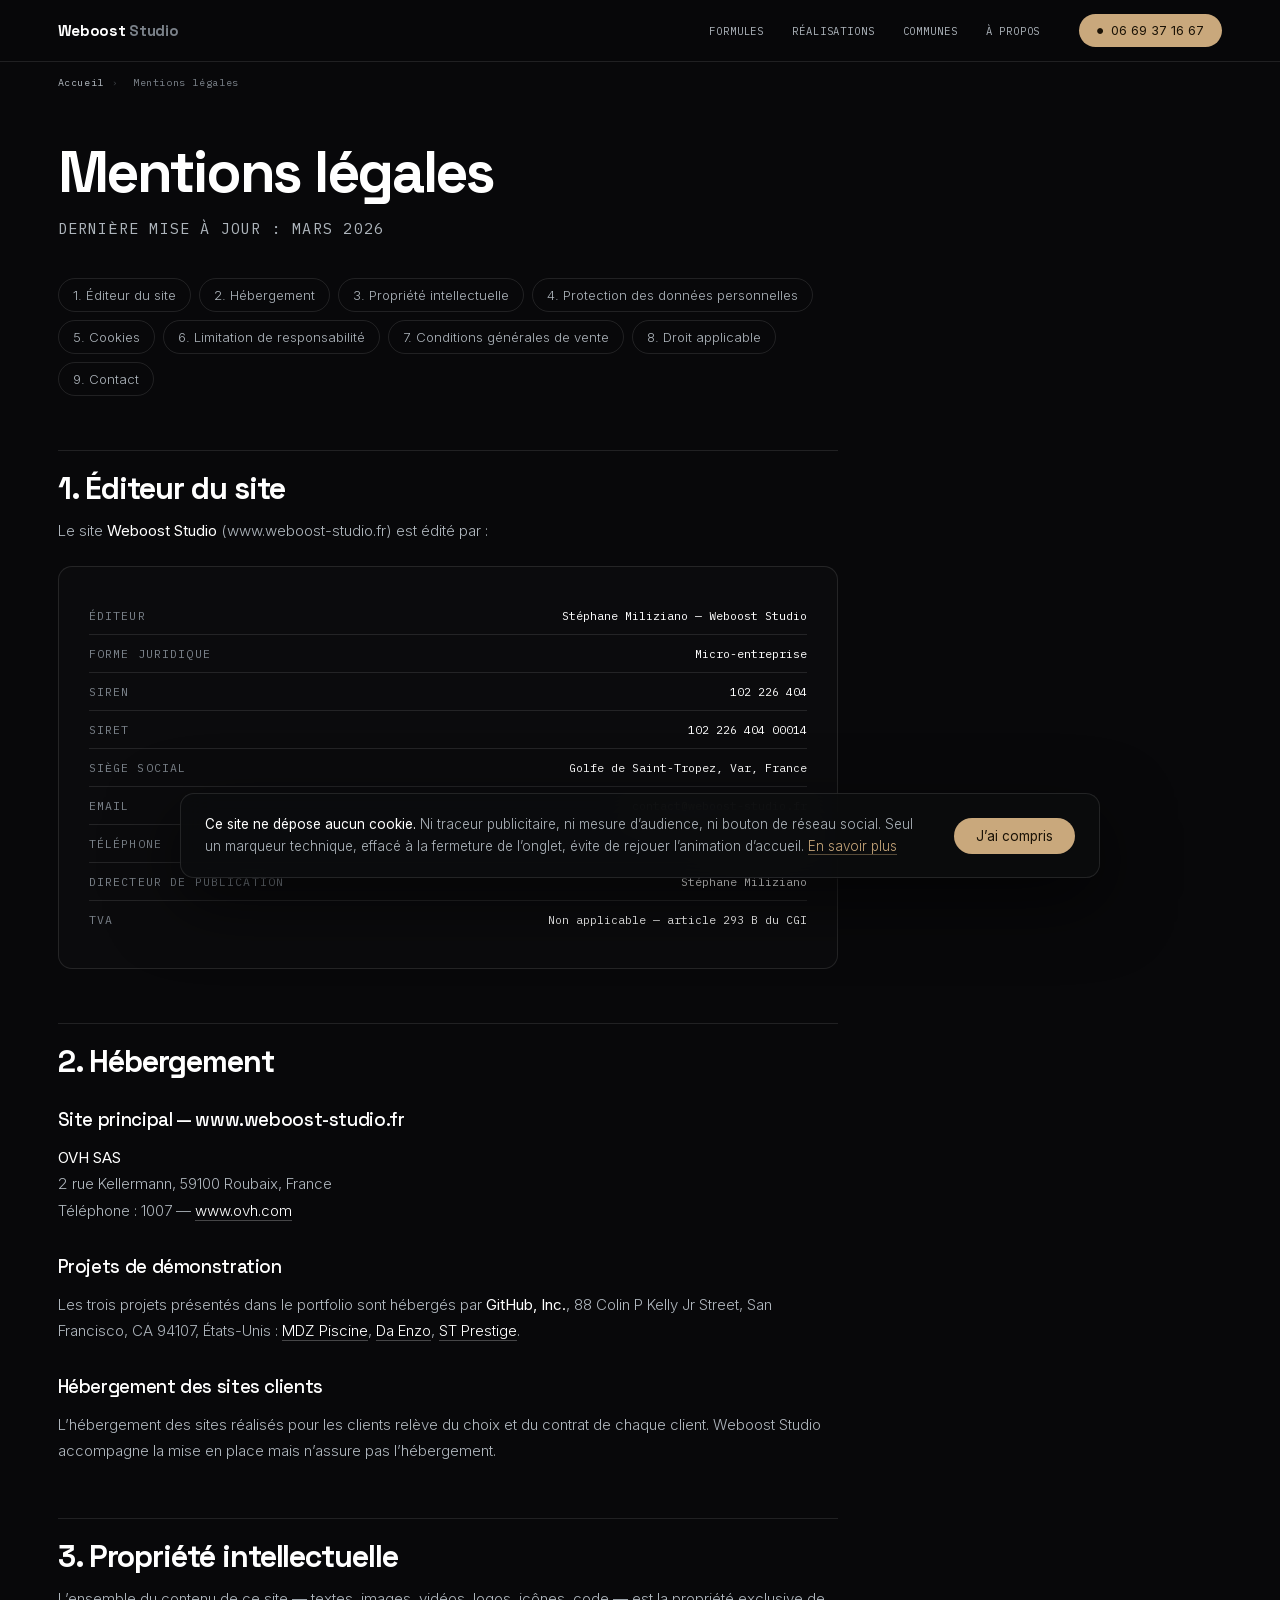
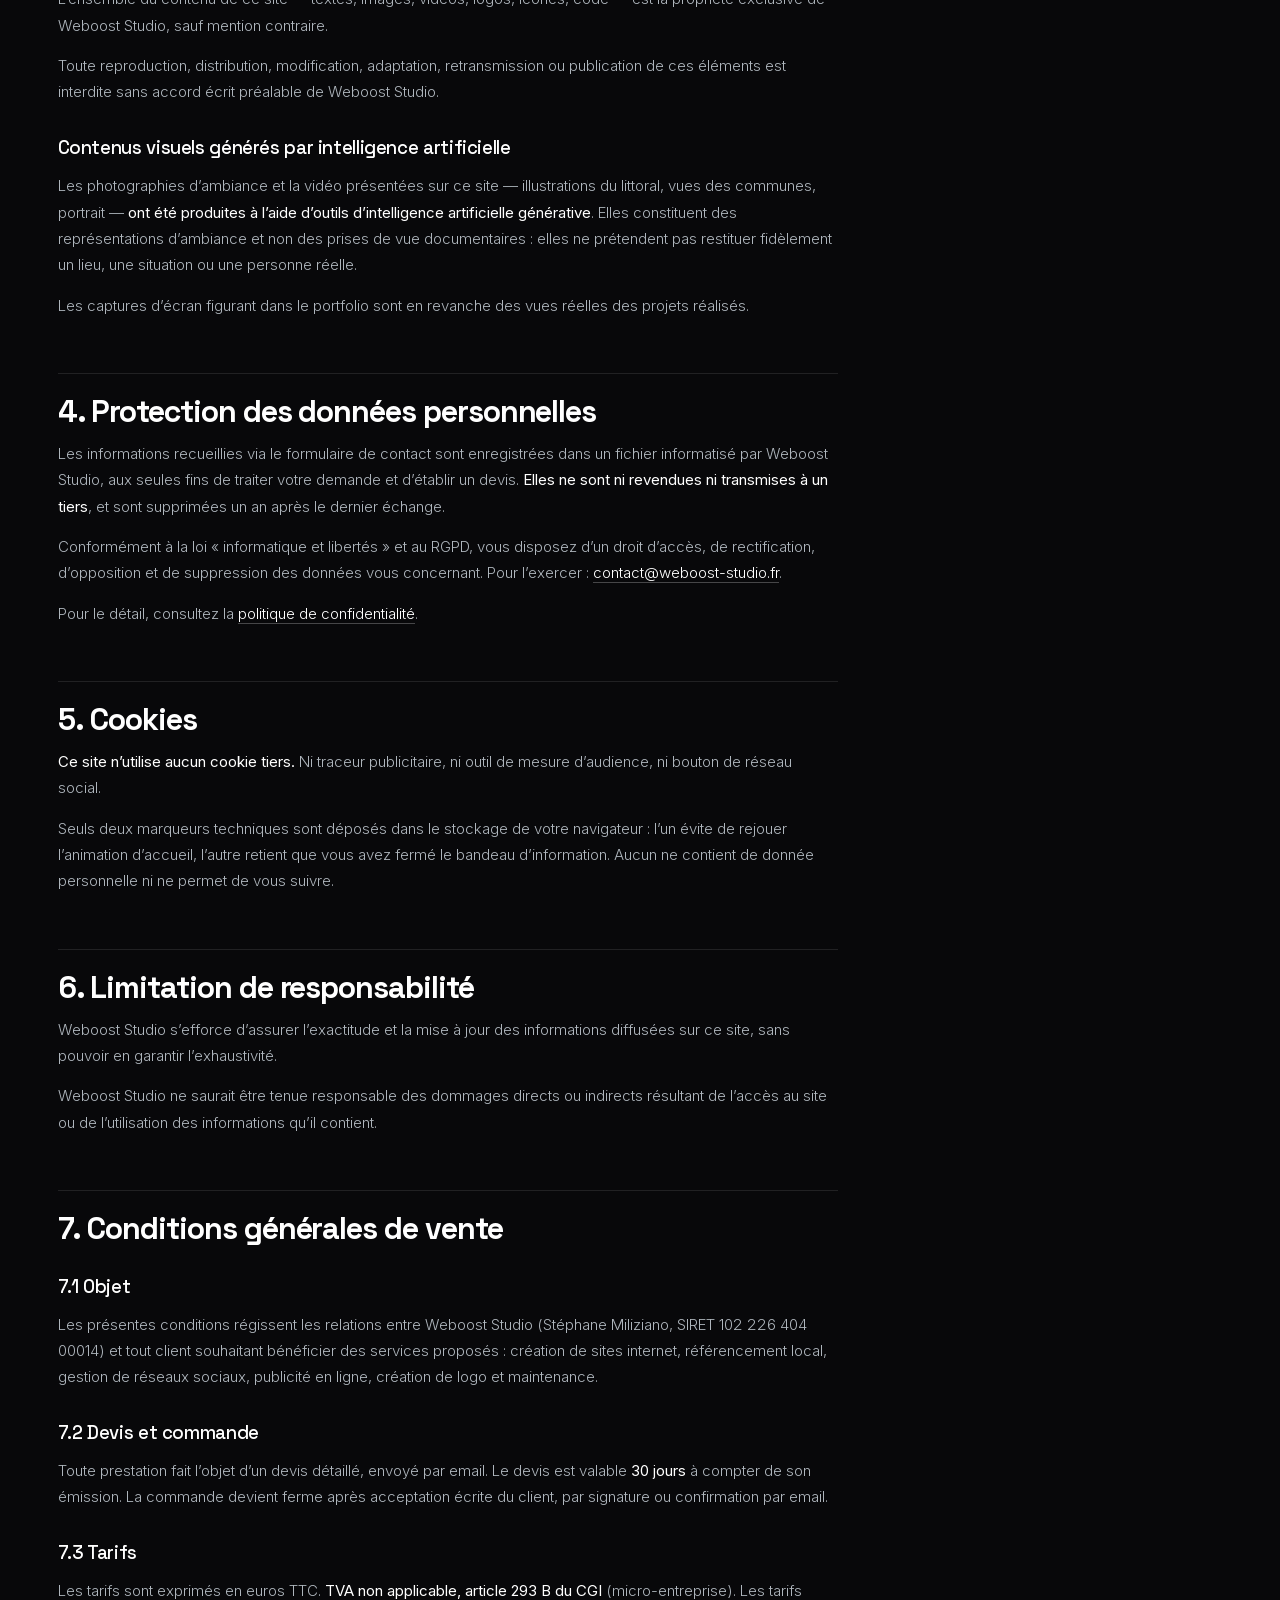
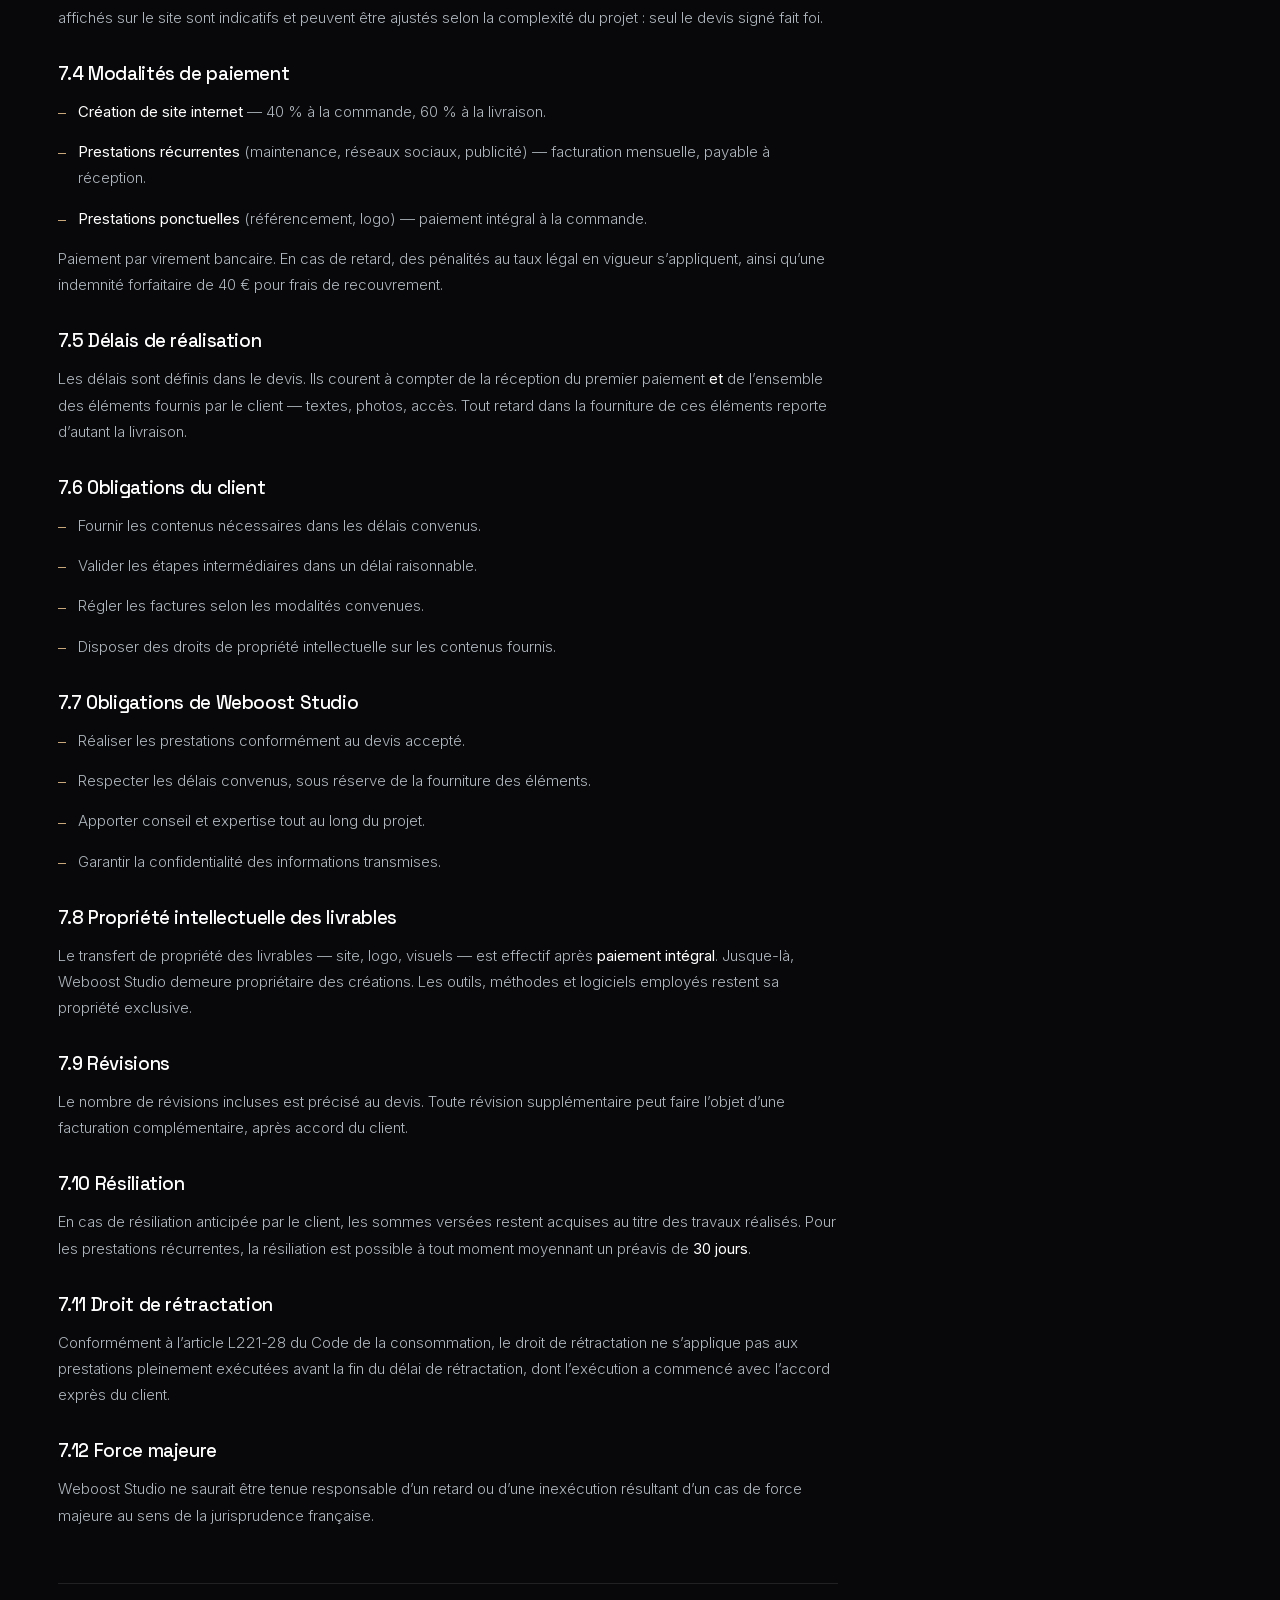
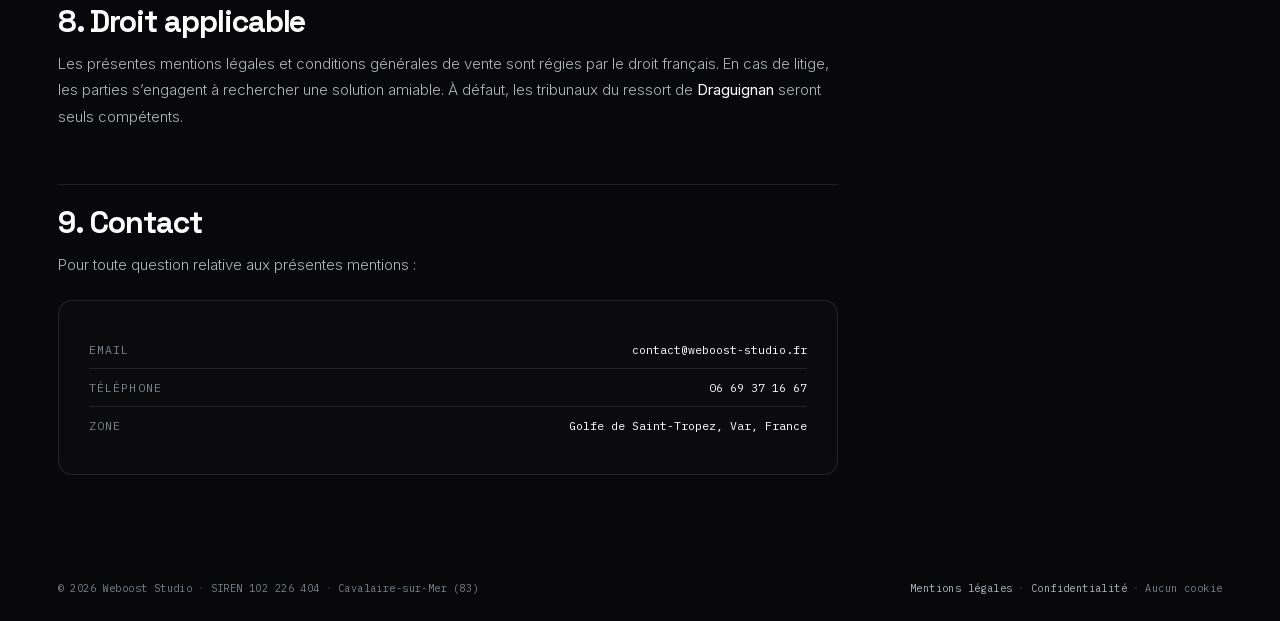
<file: mentions-legales.html>
<!DOCTYPE html>
<html lang="fr">
<head>
<meta charset="UTF-8">
<meta name="viewport" content="width=device-width, initial-scale=1, viewport-fit=cover">
<meta name="theme-color" content="#08080A">
<link rel="icon" href="favicon.ico" sizes="32x32">
<link rel="icon" href="assets/img/favicon.svg" type="image/svg+xml">
<link rel="apple-touch-icon" href="assets/img/apple-touch-icon.png">
<link rel="manifest" href="site.webmanifest">
<meta name="robots" content="index,follow">

<title>Mentions légales — Weboost Studio</title>
<meta name="description" content="Mentions légales et conditions générales de vente de Weboost Studio : éditeur, hébergement, propriété intellectuelle, protection des données, CGV.">
<link rel="canonical" href="https://www.weboost-studio.fr/mentions-legales.html">
<meta property="og:type" content="website">
<meta property="og:title" content="Mentions légales — Weboost Studio">
<meta property="og:url" content="https://www.weboost-studio.fr/mentions-legales.html">
<meta property="og:locale" content="fr_FR">

<link rel="preload" href="assets/fonts/space-grotesk-700.woff2" as="font" type="font/woff2" crossorigin>
<link rel="preload" href="assets/fonts/inter-300.woff2" as="font" type="font/woff2" crossorigin>
<style>
/* Polices auto-hébergées, réduites aux 125 glyphes du site. Aucune requête
   vers un tiers. font-display:swap affiche le texte immédiatement. */
@font-face{font-family:'Space Grotesk';font-style:normal;font-weight:500;font-display:swap;src:url(assets/fonts/space-grotesk-500.woff2) format('woff2')}
@font-face{font-family:'Space Grotesk';font-style:normal;font-weight:700;font-display:swap;src:url(assets/fonts/space-grotesk-700.woff2) format('woff2')}
@font-face{font-family:'Inter';font-style:normal;font-weight:300;font-display:swap;src:url(assets/fonts/inter-300.woff2) format('woff2')}
@font-face{font-family:'Inter';font-style:normal;font-weight:400;font-display:swap;src:url(assets/fonts/inter-400.woff2) format('woff2')}
@font-face{font-family:'IBM Plex Mono';font-style:normal;font-weight:400;font-display:swap;src:url(assets/fonts/ibm-plex-mono-400.woff2) format('woff2')}
</style>

<link rel="preload" href="assets/fonts/space-grotesk-700.woff2" as="font" type="font/woff2" crossorigin>
<link rel="preload" href="assets/fonts/inter-300.woff2" as="font" type="font/woff2" crossorigin>
<style>
/* Polices auto-hébergées, réduites aux 125 glyphes du site. Aucune requête
   vers un tiers. font-display:swap affiche le texte immédiatement. */
@font-face{font-family:'Space Grotesk';font-style:normal;font-weight:500;font-display:swap;src:url(assets/fonts/space-grotesk-500.woff2) format('woff2')}
@font-face{font-family:'Space Grotesk';font-style:normal;font-weight:700;font-display:swap;src:url(assets/fonts/space-grotesk-700.woff2) format('woff2')}
@font-face{font-family:'Inter';font-style:normal;font-weight:300;font-display:swap;src:url(assets/fonts/inter-300.woff2) format('woff2')}
@font-face{font-family:'Inter';font-style:normal;font-weight:400;font-display:swap;src:url(assets/fonts/inter-400.woff2) format('woff2')}
@font-face{font-family:'IBM Plex Mono';font-style:normal;font-weight:400;font-display:swap;src:url(assets/fonts/ibm-plex-mono-400.woff2) format('woff2')}
</style>
<link rel="stylesheet" href="assets/css/site.css">
<style>
/* ═══════════════ PAGE LÉGALE ═══════════════ */
.legal{ padding:clamp(40px,6vh,70px) var(--pad) clamp(60px,9vh,110px); }
.legal__wrap{ max-width:78ch; }
.legal h1{
  font-family:var(--display); font-weight:700;
  font-size:clamp(2rem,5vw,3.6rem); line-height:1.02; letter-spacing:-.04em;
}
.legal__date{
  margin-top:14px; font-family:var(--mono); font-size:.66rem;
  letter-spacing:.08em; text-transform:uppercase; color:var(--grey);
}
.legal h2{
  margin-top:clamp(44px,6vh,72px); padding-top:22px; border-top:1px solid var(--line);
  font-family:var(--display); font-weight:700;
  font-size:clamp(1.3rem,2.4vw,1.9rem); letter-spacing:-.035em; max-width:none;
}
.legal h3{
  margin-top:clamp(26px,3.4vh,38px);
  font-family:var(--display); font-weight:500;
  font-size:clamp(1rem,1.5vw,1.16rem); letter-spacing:-.02em;
}
.legal p, .legal li{
  margin-top:14px; font-weight:300; font-size:clamp(.94rem,1.05vw,1rem);
  line-height:1.75; color:var(--grey-2);
}
.legal b{ color:var(--pure); font-weight:400; }
.legal a{ color:var(--pure); border-bottom:1px solid rgba(255,255,255,.25);
          text-decoration:none; transition:color .35s, border-color .35s; }
.legal a:hover{ color:var(--cyan); border-color:var(--cyan); }
.legal ul{ list-style:none; margin-top:8px; }
.legal li{ position:relative; padding-left:20px; }
.legal li::before{ content:""; position:absolute; left:0; top:.95em;
  width:8px; height:1px; background:var(--cyan); }

/* Bloc d'identité : les mentions obligatoires, lisibles d'un coup */
.legal__card{
  margin-top:22px; padding:clamp(20px,2.4vw,30px);
  border:1px solid var(--line); border-radius:14px; background:rgba(255,255,255,.016);
}
.legal__card dl{ display:grid; gap:0; }
.legal__card dl > div{
  display:flex; align-items:baseline; justify-content:space-between; gap:18px;
  padding:11px 0; border-bottom:1px solid var(--line);
  font-family:var(--mono); font-size:.72rem;
}
.legal__card dl > div:last-child{ border-bottom:0; }
.legal__card dt{ color:var(--grey); letter-spacing:.1em; text-transform:uppercase; white-space:nowrap; }
.legal__card dd{ color:var(--pure); text-align:right; }
.legal__card dd a{ border-bottom:0; }

.legal__toc{ display:flex; flex-wrap:wrap; gap:8px; margin-top:clamp(28px,4vh,44px); }
.legal__toc a{
  padding:8px 14px; border:1px solid var(--line); border-radius:999px; border-bottom-width:1px;
  font-family:var(--body); font-weight:300; font-size:.82rem; color:var(--grey-2);
}
.legal__toc a:hover{ border-color:var(--cyan); color:var(--cyan); }

/* Ces pages n'ont pas de filigrane : le pied reprend le fond général */
footer{ background:var(--void); position:relative; z-index:2; }

@media (max-width:620px){
  .legal__card dl > div{ flex-direction:column; align-items:flex-start; gap:5px; }
  .legal__card dd{ text-align:left; }
}
</style>
</head>
<body>

<div class="page">

<header class="nav is-on" id="nav">
  <a class="nav__brand" href="index.html">Weboost <i>Studio</i></a>
  <nav class="nav__links" aria-label="Navigation principale">
    <a href="index.html#formules">Formules</a>
    <a href="index.html#realisations">Réalisations</a>
    <a href="index.html#villes">Communes</a>
    <a href="index.html#a-propos">À propos</a>
  </nav>
  <a class="nav__tel" href="tel:+33669371667">
    <span aria-hidden="true">●</span> 06 69 37 16 67
  </a>
  <button class="nav__burger" id="nav-burger" type="button"
          aria-expanded="false" aria-controls="nav-menu" aria-label="Ouvrir le menu">
    <span></span><span></span>
  </button>
</header>

<div class="navmenu" id="nav-menu" hidden>
  <a href="index.html#formules">Formules</a>
  <a href="index.html#realisations">Réalisations</a>
  <a href="index.html#villes">Communes</a>
  <a href="index.html#a-propos">À propos</a>
  <a href="index.html#contact">Contact</a>
  <a class="navmenu__tel" href="tel:+33669371667">06 69 37 16 67</a>
</div>

<p class="crumb">
  <a href="index.html">Accueil</a><span>›</span>
  Mentions légales
</p>

<div class="legal">
  <div class="legal__wrap">
    <h1>Mentions légales</h1>
    <p class="legal__date">Dernière mise à jour : mars 2026</p>

    <nav class="legal__toc" aria-label="Sommaire"><a href="#editeur-du-site">1. Éditeur du site</a><a href="#hebergement">2. Hébergement</a><a href="#propriete-intellectuelle">3. Propriété intellectuelle</a><a href="#protection-des-donnees-personnelles">4. Protection des données personnelles</a><a href="#cookies">5. Cookies</a><a href="#limitation-de-responsabilite">6. Limitation de responsabilité</a><a href="#conditions-generales-de-vente">7. Conditions générales de vente</a><a href="#droit-applicable">8. Droit applicable</a><a href="#contact">9. Contact</a></nav>

  <h2 id="editeur-du-site">1. Éditeur du site</h2>

  <p>Le site <b>Weboost Studio</b> (www.weboost-studio.fr) est édité par :</p>

  <div class="legal__card">
    <dl>
      <div><dt>Éditeur</dt><dd>Stéphane Miliziano — Weboost Studio</dd></div>
      <div><dt>Forme juridique</dt><dd>Micro-entreprise</dd></div>
      <div><dt>SIREN</dt><dd>102 226 404</dd></div>
      <div><dt>SIRET</dt><dd>102 226 404 00014</dd></div>
      <div><dt>Siège social</dt><dd>Golfe de Saint-Tropez, Var, France</dd></div>
      <div><dt>Email</dt><dd><a href="mailto:contact@weboost-studio.fr">contact@weboost-studio.fr</a></dd></div>
      <div><dt>Téléphone</dt><dd><a href="tel:+33669371667">06 69 37 16 67</a></dd></div>
      <div><dt>Directeur de publication</dt><dd>Stéphane Miliziano</dd></div>
      <div><dt>TVA</dt><dd>Non applicable — article 293 B du CGI</dd></div>
    </dl>
  </div>

  <h2 id="hebergement">2. Hébergement</h2>

  <h3>Site principal — www.weboost-studio.fr</h3>
  <p><b>OVH SAS</b><br>2 rue Kellermann, 59100 Roubaix, France<br>
    Téléphone : 1007 — <a href="https://www.ovh.com" target="_blank" rel="noopener">www.ovh.com</a></p>

  <h3>Projets de démonstration</h3>
  <p>Les trois projets présentés dans le portfolio sont hébergés par
    <b>GitHub, Inc.</b>, 88 Colin P Kelly Jr Street, San Francisco, CA 94107, États-Unis :
    <a href="https://fvccrew.github.io/mdz-piscine/" target="_blank" rel="noopener">MDZ Piscine</a>,
    <a href="https://fvccrew.github.io/da-enzo/" target="_blank" rel="noopener">Da Enzo</a>,
    <a href="https://fvccrew.github.io/st-prestige/" target="_blank" rel="noopener">ST Prestige</a>.</p>

  <h3>Hébergement des sites clients</h3>
  <p>L’hébergement des sites réalisés pour les clients relève du choix et du contrat
    de chaque client. Weboost Studio accompagne la mise en place mais n’assure pas
    l’hébergement.</p>

  <h2 id="propriete-intellectuelle">3. Propriété intellectuelle</h2>

  <p>L’ensemble du contenu de ce site — textes, images, vidéos, logos, icônes, code —
    est la propriété exclusive de Weboost Studio, sauf mention contraire.</p>
  <p>Toute reproduction, distribution, modification, adaptation, retransmission ou
    publication de ces éléments est interdite sans accord écrit préalable de
    Weboost Studio.</p>

  <h3>Contenus visuels générés par intelligence artificielle</h3>
  <p>Les photographies d’ambiance et la vidéo présentées sur ce site —
    illustrations du littoral, vues des communes, portrait — <b>ont été
    produites à l’aide d’outils d’intelligence artificielle générative</b>.
    Elles constituent des représentations d’ambiance et non des prises de vue
    documentaires : elles ne prétendent pas restituer fidèlement un lieu, une
    situation ou une personne réelle.</p>
  <p>Les captures d’écran figurant dans le portfolio sont en revanche des vues
    réelles des projets réalisés.</p>

  <h2 id="protection-des-donnees-personnelles">4. Protection des données personnelles</h2>

  <p>Les informations recueillies via le formulaire de contact sont enregistrées dans
    un fichier informatisé par Weboost Studio, aux seules fins de traiter votre
    demande et d’établir un devis. <b>Elles ne sont ni revendues ni transmises à un
    tiers</b>, et sont supprimées un an après le dernier échange.</p>
  <p>Conformément à la loi « informatique et libertés » et au RGPD, vous disposez d’un
    droit d’accès, de rectification, d’opposition et de suppression des données vous
    concernant. Pour l’exercer :
    <a href="mailto:contact@weboost-studio.fr">contact@weboost-studio.fr</a>.</p>
  <p>Pour le détail, consultez la
    <a href="politique-confidentialite.html">politique de confidentialité</a>.</p>

  <h2 id="cookies">5. Cookies</h2>

  <p><b>Ce site n’utilise aucun cookie tiers.</b> Ni traceur publicitaire, ni outil de
    mesure d’audience, ni bouton de réseau social.</p>
  <p>Seuls deux marqueurs techniques sont déposés dans le stockage de votre
    navigateur : l’un évite de rejouer l’animation d’accueil, l’autre retient que
    vous avez fermé le bandeau d’information. Aucun ne contient de donnée
    personnelle ni ne permet de vous suivre.</p>

  <h2 id="limitation-de-responsabilite">6. Limitation de responsabilité</h2>

  <p>Weboost Studio s’efforce d’assurer l’exactitude et la mise à jour des informations
    diffusées sur ce site, sans pouvoir en garantir l’exhaustivité.</p>
  <p>Weboost Studio ne saurait être tenue responsable des dommages directs ou indirects
    résultant de l’accès au site ou de l’utilisation des informations qu’il contient.</p>

  <h2 id="conditions-generales-de-vente">7. Conditions générales de vente</h2>

  <h3>7.1 Objet</h3>
  <p>Les présentes conditions régissent les relations entre Weboost Studio
    (Stéphane Miliziano, SIRET 102 226 404 00014) et tout client souhaitant bénéficier
    des services proposés : création de sites internet, référencement local, gestion de
    réseaux sociaux, publicité en ligne, création de logo et maintenance.</p>

  <h3>7.2 Devis et commande</h3>
  <p>Toute prestation fait l’objet d’un devis détaillé, envoyé par email. Le devis est
    valable <b>30 jours</b> à compter de son émission. La commande devient ferme après
    acceptation écrite du client, par signature ou confirmation par email.</p>

  <h3>7.3 Tarifs</h3>
  <p>Les tarifs sont exprimés en euros TTC. <b>TVA non applicable, article 293 B du
    CGI</b> (micro-entreprise). Les tarifs affichés sur le site sont indicatifs et
    peuvent être ajustés selon la complexité du projet : seul le devis signé fait foi.</p>

  <h3>7.4 Modalités de paiement</h3>
  <ul>
    <li><b>Création de site internet</b> — 40 % à la commande, 60 % à la livraison.</li>
    <li><b>Prestations récurrentes</b> (maintenance, réseaux sociaux, publicité) —
      facturation mensuelle, payable à réception.</li>
    <li><b>Prestations ponctuelles</b> (référencement, logo) — paiement intégral à la
      commande.</li>
  </ul>
  <p>Paiement par virement bancaire. En cas de retard, des pénalités au taux légal en
    vigueur s’appliquent, ainsi qu’une indemnité forfaitaire de 40 € pour frais de
    recouvrement.</p>

  <h3>7.5 Délais de réalisation</h3>
  <p>Les délais sont définis dans le devis. Ils courent à compter de la réception du
    premier paiement <b>et</b> de l’ensemble des éléments fournis par le client — textes,
    photos, accès. Tout retard dans la fourniture de ces éléments reporte d’autant la
    livraison.</p>

  <h3>7.6 Obligations du client</h3>
  <ul>
    <li>Fournir les contenus nécessaires dans les délais convenus.</li>
    <li>Valider les étapes intermédiaires dans un délai raisonnable.</li>
    <li>Régler les factures selon les modalités convenues.</li>
    <li>Disposer des droits de propriété intellectuelle sur les contenus fournis.</li>
  </ul>

  <h3>7.7 Obligations de Weboost Studio</h3>
  <ul>
    <li>Réaliser les prestations conformément au devis accepté.</li>
    <li>Respecter les délais convenus, sous réserve de la fourniture des éléments.</li>
    <li>Apporter conseil et expertise tout au long du projet.</li>
    <li>Garantir la confidentialité des informations transmises.</li>
  </ul>

  <h3>7.8 Propriété intellectuelle des livrables</h3>
  <p>Le transfert de propriété des livrables — site, logo, visuels — est effectif après
    <b>paiement intégral</b>. Jusque-là, Weboost Studio demeure propriétaire des
    créations. Les outils, méthodes et logiciels employés restent sa propriété
    exclusive.</p>

  <h3>7.9 Révisions</h3>
  <p>Le nombre de révisions incluses est précisé au devis. Toute révision
    supplémentaire peut faire l’objet d’une facturation complémentaire, après accord du
    client.</p>

  <h3>7.10 Résiliation</h3>
  <p>En cas de résiliation anticipée par le client, les sommes versées restent acquises
    au titre des travaux réalisés. Pour les prestations récurrentes, la résiliation est
    possible à tout moment moyennant un préavis de <b>30 jours</b>.</p>

  <h3>7.11 Droit de rétractation</h3>
  <p>Conformément à l’article L221-28 du Code de la consommation, le droit de
    rétractation ne s’applique pas aux prestations pleinement exécutées avant la fin du
    délai de rétractation, dont l’exécution a commencé avec l’accord exprès du client.</p>

  <h3>7.12 Force majeure</h3>
  <p>Weboost Studio ne saurait être tenue responsable d’un retard ou d’une inexécution
    résultant d’un cas de force majeure au sens de la jurisprudence française.</p>

  <h2 id="droit-applicable">8. Droit applicable</h2>

  <p>Les présentes mentions légales et conditions générales de vente sont régies par le
    droit français. En cas de litige, les parties s’engagent à rechercher une solution
    amiable. À défaut, les tribunaux du ressort de <b>Draguignan</b> seront seuls
    compétents.</p>

  <h2 id="contact">9. Contact</h2>

  <p>Pour toute question relative aux présentes mentions :</p>
  <div class="legal__card">
    <dl>
      <div><dt>Email</dt><dd><a href="mailto:contact@weboost-studio.fr">contact@weboost-studio.fr</a></dd></div>
      <div><dt>Téléphone</dt><dd><a href="tel:+33669371667">06 69 37 16 67</a></dd></div>
      <div><dt>Zone</dt><dd>Golfe de Saint-Tropez, Var, France</dd></div>
    </dl>
  </div>

  </div>
</div>

<footer>
  <p>© 2026 Weboost Studio<span class="sep">·</span>SIREN 102 226 404<span class="sep">·</span>Cavalaire-sur-Mer (83)</p>
  <p><a href="mentions-legales.html">Mentions légales</a><span class="sep">·</span><a href="politique-confidentialite.html">Confidentialité</a><span class="sep">·</span>Aucun cookie</p>
</footer>

</div><!-- /.page -->

<aside class="cook" id="cook" hidden>
  <p class="cook__txt">
    <b>Ce site ne dépose aucun cookie.</b> Ni traceur publicitaire, ni mesure
    d’audience, ni bouton de réseau social. Seul un marqueur technique, effacé
    à la fermeture de l’onglet, évite de rejouer l’animation d’accueil.
    <a href="politique-confidentialite.html">En savoir plus</a>
  </p>
  <button class="cook__ok" id="cook-ok" type="button">J’ai compris</button>
</aside>
<script>
/* ───────── MENU (pages intérieures) ─────────
   La barre est déjà visible : seul le menu au doigt a besoin d'un script. */
(() => {
  const burger = document.getElementById('nav-burger');
  const menu = document.getElementById('nav-menu');
  if (!burger || !menu) return;
  let ouvert = false;
  const bascule = etat => {
    ouvert = etat;
    burger.setAttribute('aria-expanded', etat ? 'true' : 'false');
    burger.setAttribute('aria-label', etat ? 'Fermer le menu' : 'Ouvrir le menu');
    document.body.style.overflow = etat ? 'hidden' : '';
    if (etat){ menu.hidden = false; requestAnimationFrame(() => menu.classList.add('is-on')); }
    else { menu.classList.remove('is-on'); setTimeout(() => { if (!ouvert) menu.hidden = true; }, 400); }
  };
  burger.addEventListener('click', () => bascule(!ouvert));
  menu.addEventListener('click', e => { if (e.target.tagName === 'A') bascule(false); });
  addEventListener('keydown', e => { if (e.key === 'Escape' && ouvert) bascule(false); });
})();

/* ───────── BANDEAU D'INFORMATION ─────────
   Affiché une fois, puis mémorisé. Le choix est conservé dans le stockage
   local — c'est la seule donnée du site, et elle ne sert qu'à ça. */
(() => {
  const el = document.getElementById('cook');
  const ok = document.getElementById('cook-ok');
  if (!el || !ok) return;
  let vu = false;
  try { vu = localStorage.getItem('wb_info') === '1'; } catch {}
  if (vu) return;
  /* Après l'intro, pour ne pas encombrer l'arrivée */
  setTimeout(() => {
    el.hidden = false;
    requestAnimationFrame(() => el.classList.add('is-on'));
  }, 1200);
  ok.addEventListener('click', () => {
    el.classList.remove('is-on');
    setTimeout(() => { el.hidden = true; }, 600);
    try { localStorage.setItem('wb_info', '1'); } catch {}
  });
})();
</script>
</body>
</html>
</file>
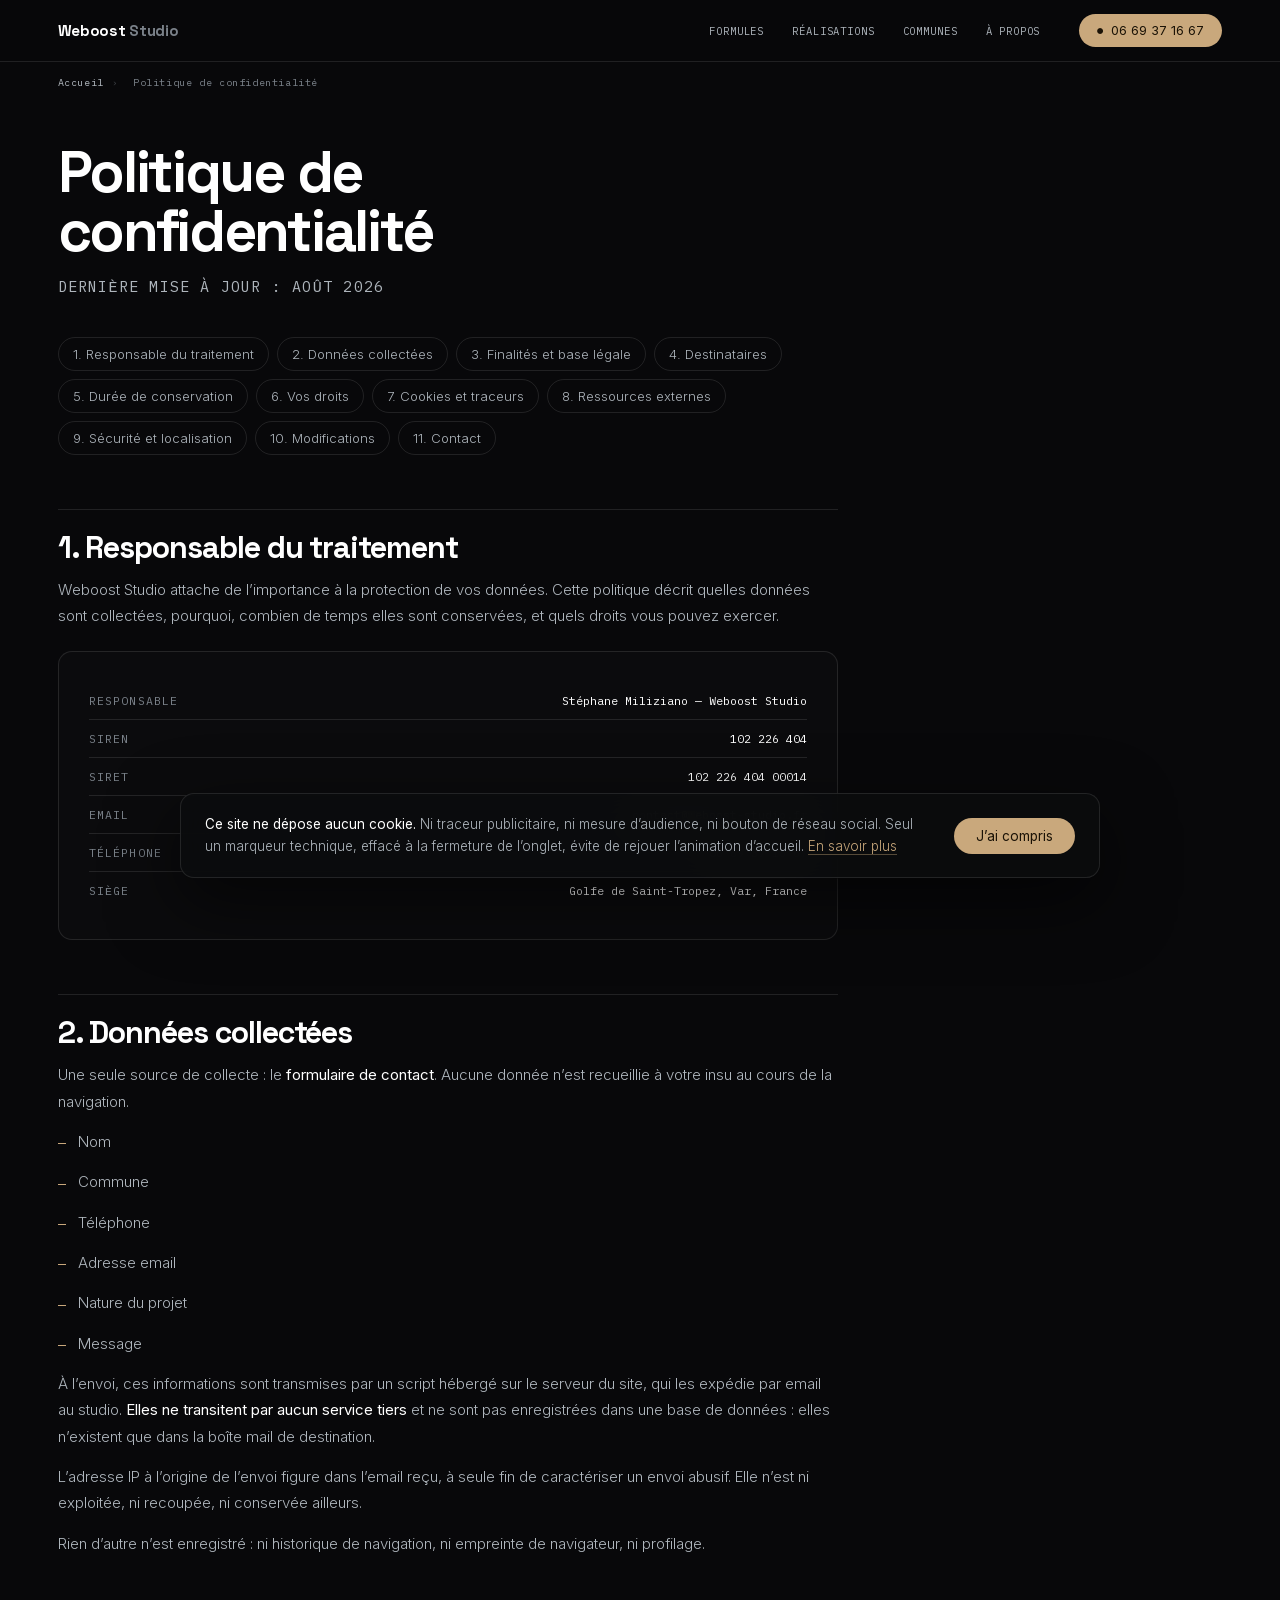
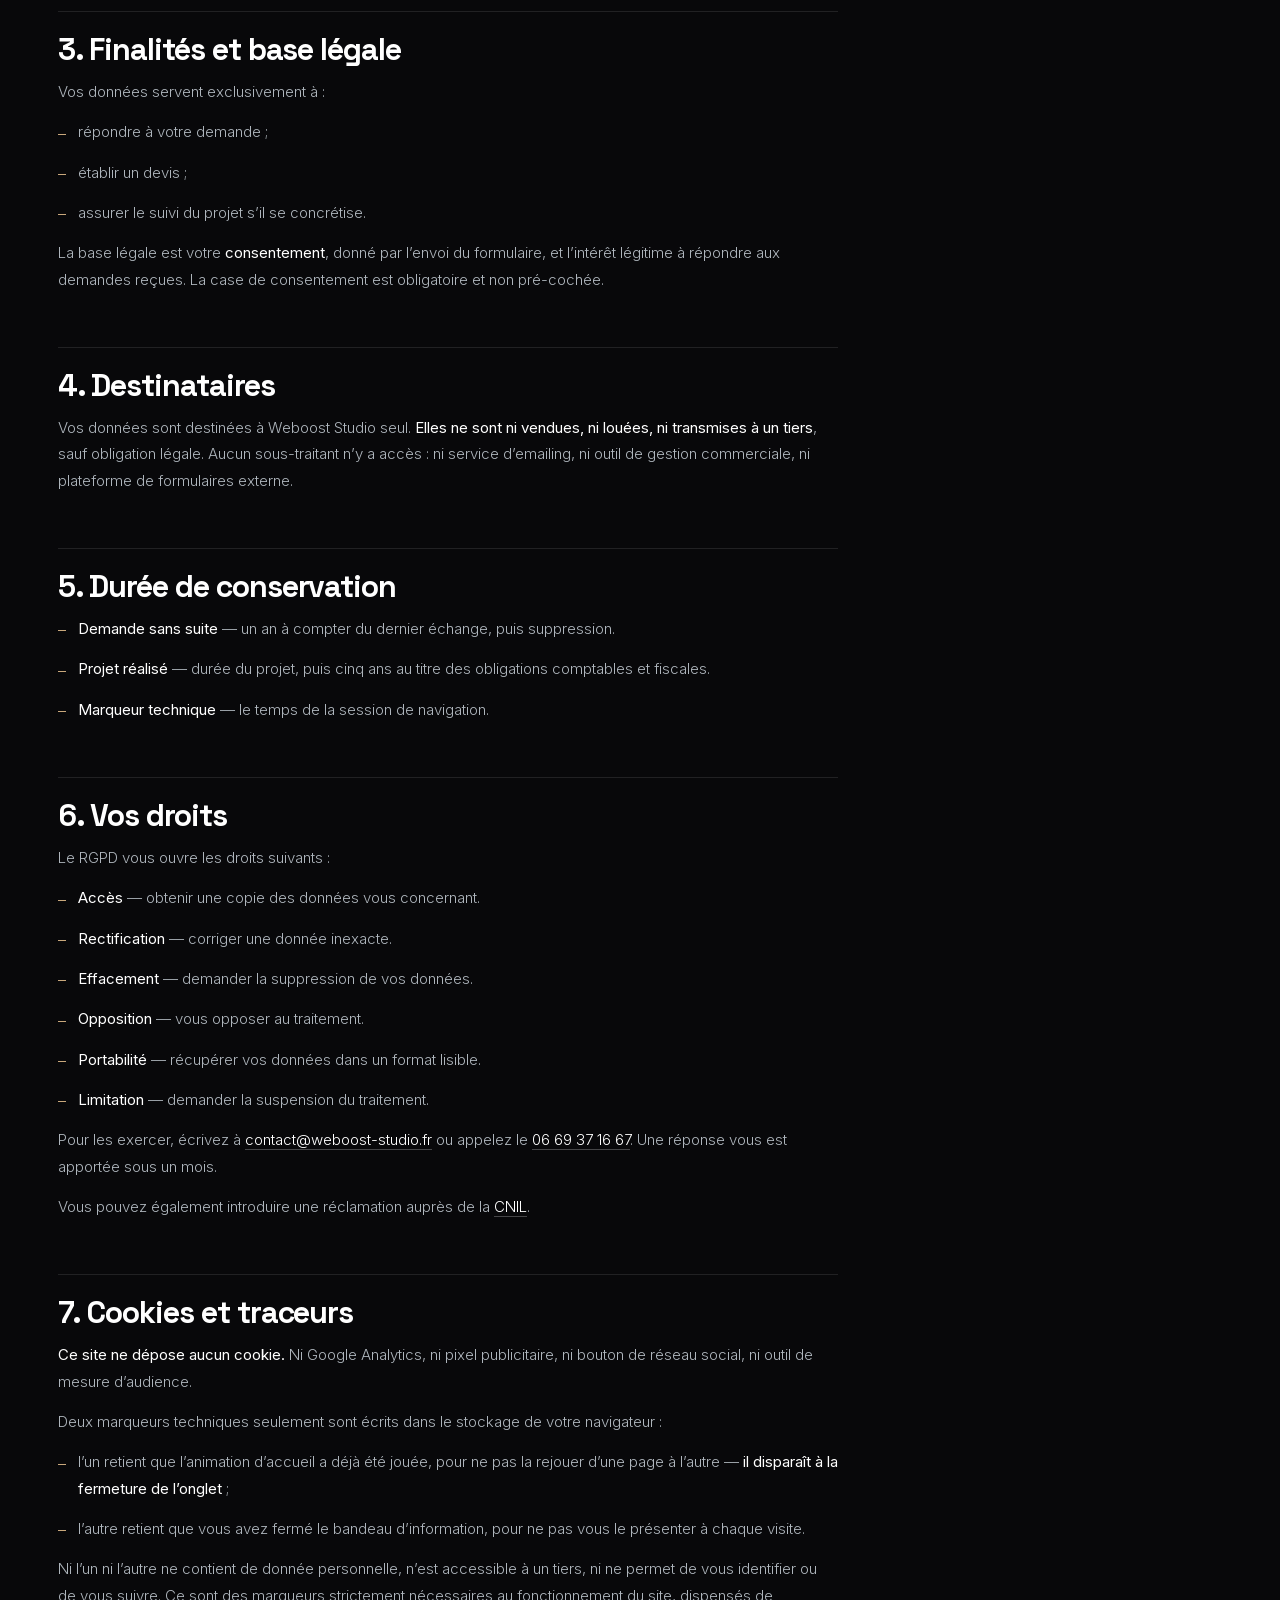
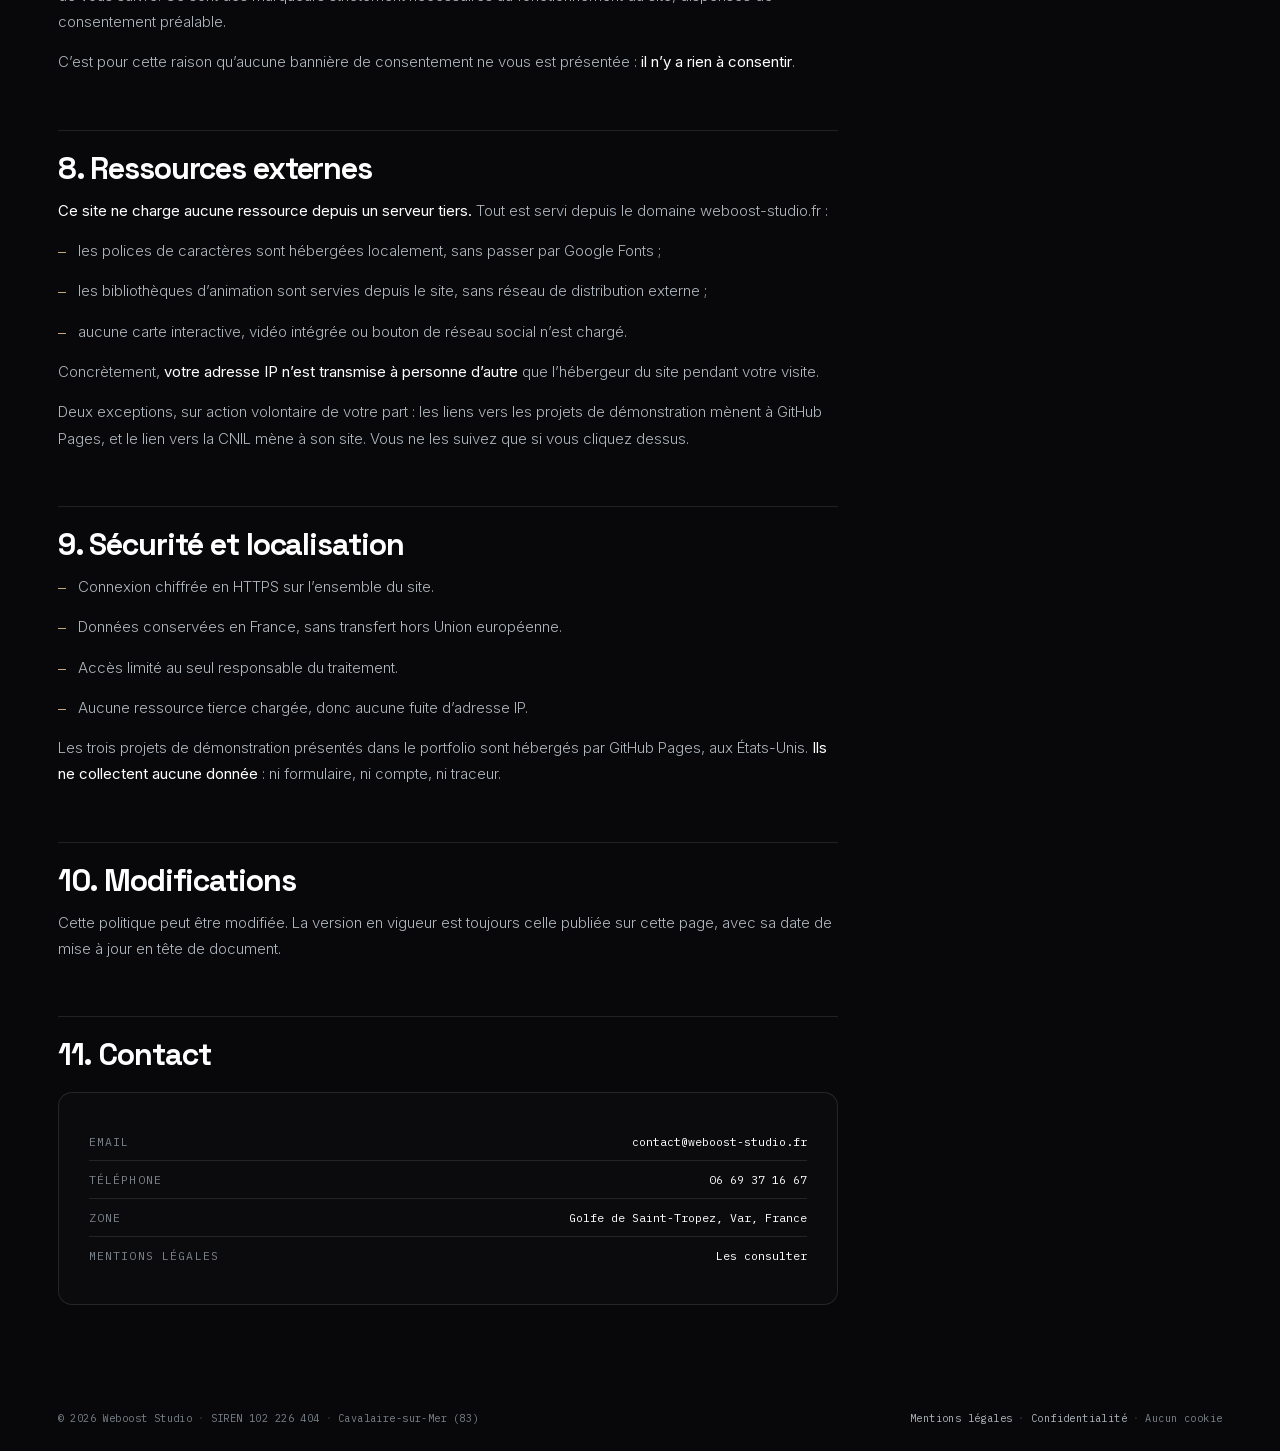
<file: politique-confidentialite.html>
<!DOCTYPE html>
<html lang="fr">
<head>
<meta charset="UTF-8">
<meta name="viewport" content="width=device-width, initial-scale=1, viewport-fit=cover">
<meta name="theme-color" content="#08080A">
<link rel="icon" href="favicon.ico" sizes="32x32">
<link rel="icon" href="assets/img/favicon.svg" type="image/svg+xml">
<link rel="apple-touch-icon" href="assets/img/apple-touch-icon.png">
<link rel="manifest" href="site.webmanifest">
<meta name="robots" content="index,follow">

<title>Politique de confidentialité — Weboost Studio</title>
<meta name="description" content="Politique de confidentialité de Weboost Studio : données collectées, finalités, durées de conservation, droits RGPD. Aucun cookie, aucun traceur.">
<link rel="canonical" href="https://www.weboost-studio.fr/politique-confidentialite.html">
<meta property="og:type" content="website">
<meta property="og:title" content="Politique de confidentialité — Weboost Studio">
<meta property="og:url" content="https://www.weboost-studio.fr/politique-confidentialite.html">
<meta property="og:locale" content="fr_FR">

<link rel="preload" href="assets/fonts/space-grotesk-700.woff2" as="font" type="font/woff2" crossorigin>
<link rel="preload" href="assets/fonts/inter-300.woff2" as="font" type="font/woff2" crossorigin>
<style>
/* Polices auto-hébergées, réduites aux 125 glyphes du site. Aucune requête
   vers un tiers. font-display:swap affiche le texte immédiatement. */
@font-face{font-family:'Space Grotesk';font-style:normal;font-weight:500;font-display:swap;src:url(assets/fonts/space-grotesk-500.woff2) format('woff2')}
@font-face{font-family:'Space Grotesk';font-style:normal;font-weight:700;font-display:swap;src:url(assets/fonts/space-grotesk-700.woff2) format('woff2')}
@font-face{font-family:'Inter';font-style:normal;font-weight:300;font-display:swap;src:url(assets/fonts/inter-300.woff2) format('woff2')}
@font-face{font-family:'Inter';font-style:normal;font-weight:400;font-display:swap;src:url(assets/fonts/inter-400.woff2) format('woff2')}
@font-face{font-family:'IBM Plex Mono';font-style:normal;font-weight:400;font-display:swap;src:url(assets/fonts/ibm-plex-mono-400.woff2) format('woff2')}
</style>

<link rel="preload" href="assets/fonts/space-grotesk-700.woff2" as="font" type="font/woff2" crossorigin>
<link rel="preload" href="assets/fonts/inter-300.woff2" as="font" type="font/woff2" crossorigin>
<style>
/* Polices auto-hébergées, réduites aux 125 glyphes du site. Aucune requête
   vers un tiers. font-display:swap affiche le texte immédiatement. */
@font-face{font-family:'Space Grotesk';font-style:normal;font-weight:500;font-display:swap;src:url(assets/fonts/space-grotesk-500.woff2) format('woff2')}
@font-face{font-family:'Space Grotesk';font-style:normal;font-weight:700;font-display:swap;src:url(assets/fonts/space-grotesk-700.woff2) format('woff2')}
@font-face{font-family:'Inter';font-style:normal;font-weight:300;font-display:swap;src:url(assets/fonts/inter-300.woff2) format('woff2')}
@font-face{font-family:'Inter';font-style:normal;font-weight:400;font-display:swap;src:url(assets/fonts/inter-400.woff2) format('woff2')}
@font-face{font-family:'IBM Plex Mono';font-style:normal;font-weight:400;font-display:swap;src:url(assets/fonts/ibm-plex-mono-400.woff2) format('woff2')}
</style>
<link rel="stylesheet" href="assets/css/site.css">
<style>
/* ═══════════════ PAGE LÉGALE ═══════════════ */
.legal{ padding:clamp(40px,6vh,70px) var(--pad) clamp(60px,9vh,110px); }
.legal__wrap{ max-width:78ch; }
.legal h1{
  font-family:var(--display); font-weight:700;
  font-size:clamp(2rem,5vw,3.6rem); line-height:1.02; letter-spacing:-.04em;
}
.legal__date{
  margin-top:14px; font-family:var(--mono); font-size:.66rem;
  letter-spacing:.08em; text-transform:uppercase; color:var(--grey);
}
.legal h2{
  margin-top:clamp(44px,6vh,72px); padding-top:22px; border-top:1px solid var(--line);
  font-family:var(--display); font-weight:700;
  font-size:clamp(1.3rem,2.4vw,1.9rem); letter-spacing:-.035em; max-width:none;
}
.legal h3{
  margin-top:clamp(26px,3.4vh,38px);
  font-family:var(--display); font-weight:500;
  font-size:clamp(1rem,1.5vw,1.16rem); letter-spacing:-.02em;
}
.legal p, .legal li{
  margin-top:14px; font-weight:300; font-size:clamp(.94rem,1.05vw,1rem);
  line-height:1.75; color:var(--grey-2);
}
.legal b{ color:var(--pure); font-weight:400; }
.legal a{ color:var(--pure); border-bottom:1px solid rgba(255,255,255,.25);
          text-decoration:none; transition:color .35s, border-color .35s; }
.legal a:hover{ color:var(--cyan); border-color:var(--cyan); }
.legal ul{ list-style:none; margin-top:8px; }
.legal li{ position:relative; padding-left:20px; }
.legal li::before{ content:""; position:absolute; left:0; top:.95em;
  width:8px; height:1px; background:var(--cyan); }

/* Bloc d'identité : les mentions obligatoires, lisibles d'un coup */
.legal__card{
  margin-top:22px; padding:clamp(20px,2.4vw,30px);
  border:1px solid var(--line); border-radius:14px; background:rgba(255,255,255,.016);
}
.legal__card dl{ display:grid; gap:0; }
.legal__card dl > div{
  display:flex; align-items:baseline; justify-content:space-between; gap:18px;
  padding:11px 0; border-bottom:1px solid var(--line);
  font-family:var(--mono); font-size:.72rem;
}
.legal__card dl > div:last-child{ border-bottom:0; }
.legal__card dt{ color:var(--grey); letter-spacing:.1em; text-transform:uppercase; white-space:nowrap; }
.legal__card dd{ color:var(--pure); text-align:right; }
.legal__card dd a{ border-bottom:0; }

.legal__toc{ display:flex; flex-wrap:wrap; gap:8px; margin-top:clamp(28px,4vh,44px); }
.legal__toc a{
  padding:8px 14px; border:1px solid var(--line); border-radius:999px; border-bottom-width:1px;
  font-family:var(--body); font-weight:300; font-size:.82rem; color:var(--grey-2);
}
.legal__toc a:hover{ border-color:var(--cyan); color:var(--cyan); }

/* Ces pages n'ont pas de filigrane : le pied reprend le fond général */
footer{ background:var(--void); position:relative; z-index:2; }

@media (max-width:620px){
  .legal__card dl > div{ flex-direction:column; align-items:flex-start; gap:5px; }
  .legal__card dd{ text-align:left; }
}
</style>
</head>
<body>

<div class="page">

<header class="nav is-on" id="nav">
  <a class="nav__brand" href="index.html">Weboost <i>Studio</i></a>
  <nav class="nav__links" aria-label="Navigation principale">
    <a href="index.html#formules">Formules</a>
    <a href="index.html#realisations">Réalisations</a>
    <a href="index.html#villes">Communes</a>
    <a href="index.html#a-propos">À propos</a>
  </nav>
  <a class="nav__tel" href="tel:+33669371667">
    <span aria-hidden="true">●</span> 06 69 37 16 67
  </a>
  <button class="nav__burger" id="nav-burger" type="button"
          aria-expanded="false" aria-controls="nav-menu" aria-label="Ouvrir le menu">
    <span></span><span></span>
  </button>
</header>

<div class="navmenu" id="nav-menu" hidden>
  <a href="index.html#formules">Formules</a>
  <a href="index.html#realisations">Réalisations</a>
  <a href="index.html#villes">Communes</a>
  <a href="index.html#a-propos">À propos</a>
  <a href="index.html#contact">Contact</a>
  <a class="navmenu__tel" href="tel:+33669371667">06 69 37 16 67</a>
</div>

<p class="crumb">
  <a href="index.html">Accueil</a><span>›</span>
  Politique de confidentialité
</p>

<div class="legal">
  <div class="legal__wrap">
    <h1>Politique de confidentialité</h1>
    <p class="legal__date">Dernière mise à jour : août 2026</p>

    <nav class="legal__toc" aria-label="Sommaire"><a href="#responsable-du-traitement">1. Responsable du traitement</a><a href="#donnees-collectees">2. Données collectées</a><a href="#finalites-et-base-legale">3. Finalités et base légale</a><a href="#destinataires">4. Destinataires</a><a href="#duree-de-conservation">5. Durée de conservation</a><a href="#vos-droits">6. Vos droits</a><a href="#cookies-et-traceurs">7. Cookies et traceurs</a><a href="#ressources-externes">8. Ressources externes</a><a href="#securite-et-localisation">9. Sécurité et localisation</a><a href="#modifications">10. Modifications</a><a href="#contact">11. Contact</a></nav>

  <h2 id="responsable-du-traitement">1. Responsable du traitement</h2>

  <p>Weboost Studio attache de l’importance à la protection de vos données. Cette
    politique décrit quelles données sont collectées, pourquoi, combien de temps elles
    sont conservées, et quels droits vous pouvez exercer.</p>

  <div class="legal__card">
    <dl>
      <div><dt>Responsable</dt><dd>Stéphane Miliziano — Weboost Studio</dd></div>
      <div><dt>SIREN</dt><dd>102 226 404</dd></div>
      <div><dt>SIRET</dt><dd>102 226 404 00014</dd></div>
      <div><dt>Email</dt><dd><a href="mailto:contact@weboost-studio.fr">contact@weboost-studio.fr</a></dd></div>
      <div><dt>Téléphone</dt><dd><a href="tel:+33669371667">06 69 37 16 67</a></dd></div>
      <div><dt>Siège</dt><dd>Golfe de Saint-Tropez, Var, France</dd></div>
    </dl>
  </div>

  <h2 id="donnees-collectees">2. Données collectées</h2>

  <p>Une seule source de collecte : le <b>formulaire de contact</b>. Aucune donnée
    n’est recueillie à votre insu au cours de la navigation.</p>
  <ul>
    <li>Nom</li>
    <li>Commune</li>
    <li>Téléphone</li>
    <li>Adresse email</li>
    <li>Nature du projet</li>
    <li>Message</li>
  </ul>
  <p>À l’envoi, ces informations sont transmises par un script hébergé sur le
    serveur du site, qui les expédie par email au studio. <b>Elles ne transitent
    par aucun service tiers</b> et ne sont pas enregistrées dans une base de
    données : elles n’existent que dans la boîte mail de destination.</p>
  <p>L’adresse IP à l’origine de l’envoi figure dans l’email reçu, à seule fin de
    caractériser un envoi abusif. Elle n’est ni exploitée, ni recoupée, ni
    conservée ailleurs.</p>
  <p>Rien d’autre n’est enregistré : ni historique de navigation, ni empreinte de
    navigateur, ni profilage.</p>

  
  <h2 id="finalites-et-base-legale">3. Finalités et base légale</h2>

  <p>Vos données servent exclusivement à :</p>
  <ul>
    <li>répondre à votre demande ;</li>
    <li>établir un devis ;</li>
    <li>assurer le suivi du projet s’il se concrétise.</li>
  </ul>
  <p>La base légale est votre <b>consentement</b>, donné par l’envoi du formulaire, et
    l’intérêt légitime à répondre aux demandes reçues. La case de consentement est
    obligatoire et non pré-cochée.</p>

  <h2 id="destinataires">4. Destinataires</h2>

  <p>Vos données sont destinées à Weboost Studio seul. <b>Elles ne sont ni vendues, ni
    louées, ni transmises à un tiers</b>, sauf obligation légale. Aucun sous-traitant
    n’y a accès : ni service d’emailing, ni outil de gestion commerciale, ni plateforme
    de formulaires externe.</p>

  <h2 id="duree-de-conservation">5. Durée de conservation</h2>

  <ul>
    <li><b>Demande sans suite</b> — un an à compter du dernier échange, puis suppression.</li>
    <li><b>Projet réalisé</b> — durée du projet, puis cinq ans au titre des obligations
      comptables et fiscales.</li>
    <li><b>Marqueur technique</b> — le temps de la session de navigation.</li>
  </ul>

  <h2 id="vos-droits">6. Vos droits</h2>

  <p>Le RGPD vous ouvre les droits suivants :</p>
  <ul>
    <li><b>Accès</b> — obtenir une copie des données vous concernant.</li>
    <li><b>Rectification</b> — corriger une donnée inexacte.</li>
    <li><b>Effacement</b> — demander la suppression de vos données.</li>
    <li><b>Opposition</b> — vous opposer au traitement.</li>
    <li><b>Portabilité</b> — récupérer vos données dans un format lisible.</li>
    <li><b>Limitation</b> — demander la suspension du traitement.</li>
  </ul>
  <p>Pour les exercer, écrivez à
    <a href="mailto:contact@weboost-studio.fr">contact@weboost-studio.fr</a> ou appelez
    le <a href="tel:+33669371667">06 69 37 16 67</a>. Une réponse vous est apportée
    sous un mois.</p>
  <p>Vous pouvez également introduire une réclamation auprès de la
    <a href="https://www.cnil.fr" target="_blank" rel="noopener">CNIL</a>.</p>

  <h2 id="cookies-et-traceurs">7. Cookies et traceurs</h2>

  <p><b>Ce site ne dépose aucun cookie.</b> Ni Google Analytics, ni pixel publicitaire,
    ni bouton de réseau social, ni outil de mesure d’audience.</p>
  <p>Deux marqueurs techniques seulement sont écrits dans le stockage de votre
    navigateur :</p>
  <ul>
    <li>l’un retient que l’animation d’accueil a déjà été jouée, pour ne pas la
      rejouer d’une page à l’autre — <b>il disparaît à la fermeture de
      l’onglet</b> ;</li>
    <li>l’autre retient que vous avez fermé le bandeau d’information, pour ne
      pas vous le présenter à chaque visite.</li>
  </ul>
  <p>Ni l’un ni l’autre ne contient de donnée personnelle, n’est accessible à un
    tiers, ni ne permet de vous identifier ou de vous suivre. Ce sont des
    marqueurs strictement nécessaires au fonctionnement du site, dispensés de
    consentement préalable.</p>
  <p>C’est pour cette raison qu’aucune bannière de consentement ne vous est présentée :
    <b>il n’y a rien à consentir</b>.</p>

  <h2 id="ressources-externes">8. Ressources externes</h2>

  <p><b>Ce site ne charge aucune ressource depuis un serveur tiers.</b> Tout est
    servi depuis le domaine weboost-studio.fr :</p>
  <ul>
    <li>les polices de caractères sont hébergées localement, sans passer par
      Google Fonts ;</li>
    <li>les bibliothèques d’animation sont servies depuis le site, sans réseau
      de distribution externe ;</li>
    <li>aucune carte interactive, vidéo intégrée ou bouton de réseau social
      n’est chargé.</li>
  </ul>
  <p>Concrètement, <b>votre adresse IP n’est transmise à personne d’autre</b> que
    l’hébergeur du site pendant votre visite.</p>
  <p>Deux exceptions, sur action volontaire de votre part : les liens vers les
    projets de démonstration mènent à GitHub Pages, et le lien vers la CNIL mène
    à son site. Vous ne les suivez que si vous cliquez dessus.</p>

  
  <h2 id="securite-et-localisation">9. Sécurité et localisation</h2>

  <ul>
    <li>Connexion chiffrée en HTTPS sur l’ensemble du site.</li>
    <li>Données conservées en France, sans transfert hors Union européenne.</li>
    <li>Accès limité au seul responsable du traitement.</li>
    <li>Aucune ressource tierce chargée, donc aucune fuite d’adresse IP.</li>
  </ul>
  <p>Les trois projets de démonstration présentés dans le portfolio sont hébergés par
    GitHub Pages, aux États-Unis. <b>Ils ne collectent aucune donnée</b> : ni
    formulaire, ni compte, ni traceur.</p>

  <h2 id="modifications">10. Modifications</h2>

  <p>Cette politique peut être modifiée. La version en vigueur est toujours celle
    publiée sur cette page, avec sa date de mise à jour en tête de document.</p>

  <h2 id="contact">11. Contact</h2>

  <div class="legal__card">
    <dl>
      <div><dt>Email</dt><dd><a href="mailto:contact@weboost-studio.fr">contact@weboost-studio.fr</a></dd></div>
      <div><dt>Téléphone</dt><dd><a href="tel:+33669371667">06 69 37 16 67</a></dd></div>
      <div><dt>Zone</dt><dd>Golfe de Saint-Tropez, Var, France</dd></div>
      <div><dt>Mentions légales</dt><dd><a href="mentions-legales.html">Les consulter</a></dd></div>
    </dl>
  </div>

  </div>
</div>

<footer>
  <p>© 2026 Weboost Studio<span class="sep">·</span>SIREN 102 226 404<span class="sep">·</span>Cavalaire-sur-Mer (83)</p>
  <p><a href="mentions-legales.html">Mentions légales</a><span class="sep">·</span><a href="politique-confidentialite.html">Confidentialité</a><span class="sep">·</span>Aucun cookie</p>
</footer>

</div><!-- /.page -->

<aside class="cook" id="cook" hidden>
  <p class="cook__txt">
    <b>Ce site ne dépose aucun cookie.</b> Ni traceur publicitaire, ni mesure
    d’audience, ni bouton de réseau social. Seul un marqueur technique, effacé
    à la fermeture de l’onglet, évite de rejouer l’animation d’accueil.
    <a href="politique-confidentialite.html">En savoir plus</a>
  </p>
  <button class="cook__ok" id="cook-ok" type="button">J’ai compris</button>
</aside>
<script>
/* ───────── MENU (pages intérieures) ─────────
   La barre est déjà visible : seul le menu au doigt a besoin d'un script. */
(() => {
  const burger = document.getElementById('nav-burger');
  const menu = document.getElementById('nav-menu');
  if (!burger || !menu) return;
  let ouvert = false;
  const bascule = etat => {
    ouvert = etat;
    burger.setAttribute('aria-expanded', etat ? 'true' : 'false');
    burger.setAttribute('aria-label', etat ? 'Fermer le menu' : 'Ouvrir le menu');
    document.body.style.overflow = etat ? 'hidden' : '';
    if (etat){ menu.hidden = false; requestAnimationFrame(() => menu.classList.add('is-on')); }
    else { menu.classList.remove('is-on'); setTimeout(() => { if (!ouvert) menu.hidden = true; }, 400); }
  };
  burger.addEventListener('click', () => bascule(!ouvert));
  menu.addEventListener('click', e => { if (e.target.tagName === 'A') bascule(false); });
  addEventListener('keydown', e => { if (e.key === 'Escape' && ouvert) bascule(false); });
})();

/* ───────── BANDEAU D'INFORMATION ─────────
   Affiché une fois, puis mémorisé. Le choix est conservé dans le stockage
   local — c'est la seule donnée du site, et elle ne sert qu'à ça. */
(() => {
  const el = document.getElementById('cook');
  const ok = document.getElementById('cook-ok');
  if (!el || !ok) return;
  let vu = false;
  try { vu = localStorage.getItem('wb_info') === '1'; } catch {}
  if (vu) return;
  /* Après l'intro, pour ne pas encombrer l'arrivée */
  setTimeout(() => {
    el.hidden = false;
    requestAnimationFrame(() => el.classList.add('is-on'));
  }, 1200);
  ok.addEventListener('click', () => {
    el.classList.remove('is-on');
    setTimeout(() => { el.hidden = true; }, 600);
    try { localStorage.setItem('wb_info', '1'); } catch {}
  });
})();
</script>
</body>
</html>
</file>
<file: assets/css/site.css>
/* ═══════════════ TOKENS — identiques à l'index ═══════════════
   En production, sortir ce bloc dans /assets/css/tokens.css et le
   partager entre l'index et les 20 pages villes. */
:root{
  --void:#08080A; --pure:#fff; --cyan:#C9A87C; --blue:#4A6A88;
  --grey:#7A8189; --grey-2:#AEB5BC; --line:rgba(255,255,255,.10);
  --display:'Space Grotesk',system-ui,sans-serif;
  --body:'Inter',system-ui,sans-serif;
  --mono:'IBM Plex Mono',ui-monospace,monospace;
  --ease-cine:cubic-bezier(.16,1,.3,1);
  --pad:clamp(20px,4.5vw,80px);
}
*,*::before,*::after{ box-sizing:border-box; margin:0; padding:0; }
/* color-scheme évite que le navigateur applique ses défauts clairs aux
   contrôles de formulaire et à la barre de défilement */
html{ overflow-x:clip; scroll-behavior:smooth; background:#08080A; color-scheme:dark; }
body{ background:var(--void); color:var(--pure); font-family:var(--body);
      -webkit-font-smoothing:antialiased; width:100%; max-width:100%;
      min-height:100dvh; }
/* Le fond est porté par la page ET par chaque bloc : certains contextes
   d'affichage n'appliquent pas le fond du <body>, on ne s'y fie pas. */
.page{ background:var(--void); min-height:100dvh; }
.top, .crumb, .vhero, section, footer{ background:var(--void); }
::selection{ background:var(--cyan); color:#1A1206; }
canvas,img,svg{ max-width:100%; }
a{ color:inherit; }

/* ═══════════════ BARRE HAUTE ═══════════════ */
.top{
  display:flex; align-items:center; justify-content:space-between; gap:20px;
  padding:clamp(18px,3vw,32px) var(--pad);
  border-bottom:1px solid var(--line);
}
.brand{ font-family:var(--display); font-weight:700; font-size:1rem;
        letter-spacing:-.02em; text-decoration:none; }
.brand i{ font-style:normal; color:var(--grey); }
.top nav{ display:flex; gap:clamp(14px,2.4vw,30px);
  font-family:var(--mono); font-size:.66rem; letter-spacing:.08em; text-transform:uppercase; }
.top nav a{ color:var(--grey-2); text-decoration:none; transition:color .35s; }
.top nav a:hover{ color:var(--cyan); }

/* ═══════════════ FIL D'ARIANE ═══════════════ */
.crumb{
  padding:16px var(--pad) 0;
  font-family:var(--mono); font-size:.63rem; letter-spacing:.06em; color:var(--grey);
}
.crumb a{ color:var(--grey-2); text-decoration:none; }
.crumb a:hover{ color:var(--cyan); }
.crumb span{ margin:0 8px; opacity:.4; }

/* ═══════════════ HERO ═══════════════ */
.vhero{
  padding:clamp(40px,7vh,90px) var(--pad) clamp(34px,5vh,60px);
  background:radial-gradient(70% 50% at 78% 40%, rgba(201,168,124,.06), transparent 66%);
}
.eyebrow{
  display:flex; align-items:center; gap:14px;
  font-family:var(--mono); font-size:.68rem; letter-spacing:.1em;
  text-transform:uppercase; color:var(--grey-2); margin-bottom:clamp(18px,2.6vh,28px);
}
.eyebrow::before{ content:""; width:34px; height:1px; background:var(--cyan); }

h1{
  font-family:var(--display); font-weight:700;
  font-size:clamp(2.1rem, min(5.6vw, 8vh), 4.6rem);
  line-height:1.02; letter-spacing:-.04em; max-width:16ch;
}
h1 em{ font-style:normal; color:var(--cyan); }
.vhero__sub{
  max-width:52ch; margin-top:clamp(20px,3vh,30px);
  font-weight:300; font-size:clamp(1rem,1.2vw,1.14rem); line-height:1.72; color:var(--grey-2);
}
.vhero__sub b{ color:var(--pure); font-weight:400; }
.facts{
  display:flex; flex-wrap:wrap; gap:8px 20px; margin-top:clamp(22px,3vh,32px);
  padding-top:20px; border-top:1px solid var(--line);
  font-family:var(--mono); font-size:.67rem; letter-spacing:.04em; color:var(--grey);
}
.facts b{ color:var(--pure); font-weight:400; }
.facts .sep{ opacity:.3; }

/* ── La bande photo, pleine largeur, sous le texte ──
   Placée en colonne latérale, l'image ne tenait jamais entièrement dans
   l'écran : on ne voyait ni le remplissage ni l'ouverture. En bande à
   hauteur maîtrisée, elle est visible d'un seul tenant. */
.vshape{
  padding:0 var(--pad) clamp(40px,7vh,90px);
  border-bottom:1px solid var(--line);
}
.vshape .shape svg{
  width:100%; height:clamp(240px,56svh,580px);
  display:block; overflow:visible;
}
@media (max-width:760px){
  .vshape .shape svg{ height:clamp(200px,42svh,340px); }
}

/* Le contour réel de la commune, rempli par sa propre photo.
   La forme n'est pas décorative : c'est la frontière communale, découpée
   au vrai tracé. Le trait se dessine d'abord, la photo apparaît dedans. */
.shape{ position:relative; }
.shape__edge{ fill:var(--cyan); opacity:0; transition:opacity .5s ease; }
/* Le cadre complet : invisible tant que la commune n'est pas remplie */
.shape__full{ opacity:0; }
/* Le contour reste tracé par-dessus la photo ouverte */
.shape__line{ pointer-events:none; }
.shape.is-filling .shape__edge{ opacity:.85; }
.shape__line{
  fill:none; stroke:var(--cyan); stroke-width:1.4;
  stroke-linejoin:round; vector-effect:non-scaling-stroke;
}
.shape.is-armed .shape__line{ stroke-dasharray:var(--len); stroke-dashoffset:var(--len); }
.shape.is-armed.is-on .shape__line{ animation:drawSt 2.4s var(--ease-cine) forwards; }
@keyframes drawSt{ to{ stroke-dashoffset:0 } }
/* Voile intérieur : la photo doit rester sous le texte, pas rivaliser */
.shape__veil{ fill:url(#stVeil); pointer-events:none; }
.shape figcaption{
  margin-top:14px; font-family:var(--mono); font-size:.62rem;
  letter-spacing:.08em; text-transform:uppercase; color:var(--grey); text-align:center;
}

/* ═══════════════ SECTIONS ═══════════════ */
section{ padding:clamp(56px,9vh,110px) var(--pad); border-bottom:1px solid var(--line); }
.sec-eyebrow{
  display:flex; align-items:center; gap:12px; margin-bottom:clamp(16px,2.4vh,24px);
  font-family:var(--mono); font-size:.66rem; letter-spacing:.11em;
  text-transform:uppercase; color:var(--grey-2);
}
.sec-eyebrow::before{ content:""; width:28px; height:1px; background:var(--cyan); }
h2{
  font-family:var(--display); font-weight:700;
  font-size:clamp(1.7rem,3.6vw,3rem); line-height:1.02; letter-spacing:-.04em;
  max-width:20ch;
}
.lede{
  max-width:56ch; margin-top:18px;
  font-weight:300; font-size:clamp(.98rem,1.1vw,1.06rem); line-height:1.75; color:var(--grey-2);
}
.lede b{ color:var(--pure); font-weight:400; }

/* Points de contexte */
.pts{
  display:grid; grid-template-columns:repeat(2,1fr);
  gap:clamp(22px,3vw,50px); margin-top:clamp(34px,5vh,60px);
}
.pt-item{ padding-top:22px; border-top:1px solid var(--line); }
.pt-item h3{
  font-family:var(--display); font-weight:500; font-size:clamp(1.05rem,1.5vw,1.32rem);
  letter-spacing:-.025em; margin-bottom:12px;
}
.pt-item p{ font-weight:300; font-size:.95rem; line-height:1.7; color:var(--grey-2); }
.pt-item span{
  display:block; margin-bottom:14px;
  font-family:var(--mono); font-size:.6rem; letter-spacing:.12em;
  text-transform:uppercase; color:var(--cyan);
}

/* Livrables */
.deliv{ list-style:none; margin-top:clamp(30px,4.5vh,52px); border-top:1px solid var(--line); }
.deliv li{
  /* Colonne de titres à largeur fixe : avec `auto`, elle s'adaptait au plus
     long libellé de chaque ligne et les paragraphes ne démarraient jamais
     au même endroit. */
  display:grid; grid-template-columns:clamp(150px,17vw,230px) 1fr;
  gap:clamp(16px,3vw,44px);
  padding:20px 0; border-bottom:1px solid var(--line); align-items:baseline;
}
.deliv b{
  font-family:var(--display); font-weight:500; font-size:clamp(1rem,1.4vw,1.2rem);
  letter-spacing:-.02em;
  /* Plus de nowrap : à largeur fixe, un libellé long doit pouvoir passer
     à la ligne plutôt que déborder sur le paragraphe. */
  overflow-wrap:anywhere;
}
@media (max-width:700px){
  /* Trop étroit pour deux colonnes : le titre passe au-dessus. */
  .deliv li{ grid-template-columns:1fr; gap:7px; }
}
.deliv p{ font-weight:300; font-size:.94rem; line-height:1.68; color:var(--grey-2); max-width:62ch; }

.qz-lab{
  display:flex; align-items:center; gap:12px; margin-top:clamp(34px,5vh,54px);
  font-family:var(--mono); font-size:.62rem; letter-spacing:.09em;
  text-transform:uppercase; color:var(--grey);
}
.qz-lab::after{ content:""; flex:1; height:1px; background:var(--line); }

/* Secteurs */
.tags{ display:flex; flex-wrap:wrap; gap:9px; margin-top:clamp(28px,4vh,44px); }
.tags li{
  list-style:none; padding:9px 16px; border:1px solid var(--line); border-radius:999px;
  font-weight:300; font-size:.88rem; color:var(--grey-2);
}

/* FAQ */
.faq{ margin-top:clamp(30px,4.5vh,52px); border-top:1px solid var(--line); }
.faq details{ border-bottom:1px solid var(--line); }
.faq summary{
  display:flex; align-items:baseline; justify-content:space-between; gap:20px;
  padding:22px 0; cursor:pointer; list-style:none;
  font-family:var(--display); font-weight:500; font-size:clamp(1rem,1.45vw,1.24rem);
  letter-spacing:-.02em; transition:color .35s;
}
.faq summary::-webkit-details-marker{ display:none; }
.faq summary::after{
  content:"+"; font-family:var(--mono); font-size:1.1rem; color:var(--cyan);
  transition:transform .5s var(--ease-cine); flex:0 0 auto;
}
.faq details[open] summary::after{ transform:rotate(45deg); }
.faq summary:hover{ color:var(--cyan); }
.faq p{
  padding:0 0 24px; max-width:64ch;
  font-weight:300; font-size:.95rem; line-height:1.75; color:var(--grey-2);
}

/* Communes voisines */
.near{ display:flex; flex-wrap:wrap; gap:9px; margin-top:clamp(26px,4vh,42px); }
.near a{
  padding:9px 16px; border:1px solid var(--line); border-radius:999px;
  font-weight:300; font-size:.86rem; color:var(--grey-2); text-decoration:none;
  transition:border-color .35s, color .35s;
}
.near a:hover{ border-color:var(--cyan); color:var(--cyan); }
/* Communes couvertes dont la page n'est pas encore publiée : mentionnées,
   jamais liées — un lien vers une 404 coûte plus qu'il ne rapporte. */
.near__soon{
  padding:9px 4px; font-family:var(--mono); font-size:.66rem;
  letter-spacing:.04em; color:var(--grey); align-self:center;
}

/* Appel final */
.cta{
  display:grid; grid-template-columns:1.1fr .9fr; gap:clamp(26px,4vw,70px);
  align-items:center; background:#0B0C0E !important;
}
.cta h2{ max-width:14ch; }
.cta__side{ display:flex; flex-direction:column; gap:clamp(14px,2vw,22px); }
.big-link{
  font-family:var(--display); font-weight:700; font-size:clamp(1.3rem,2.4vw,2rem);
  letter-spacing:-.03em; text-decoration:none; transition:color .35s;
}
.big-link:hover{ color:var(--cyan); }
.big-link small{
  display:block; margin-bottom:6px;
  font-family:var(--mono); font-size:.62rem; font-weight:400;
  letter-spacing:.11em; text-transform:uppercase; color:var(--grey);
}

/* Pied */
footer{
  display:flex; flex-wrap:wrap; gap:12px 20px;
  justify-content:space-between; padding:26px var(--pad);
  font-family:var(--mono); font-size:.64rem; letter-spacing:.04em; color:var(--grey);
}
footer a{ color:var(--grey-2); text-decoration:none; }
footer a:hover{ color:var(--cyan); }
footer .sep{ opacity:.3; margin:0 6px; }


/* ═══════════════ FILIGRANE DE COMMUNE ═══════════════
   Le nom, monumental et évidé, reste fixe derrière le contenu et se remplit
   de laiton au fil de la lecture.
   Le débordement en fin de page est évité par la HAUTEUR : le nom tient
   entièrement dans la fenêtre, donc il ne peut pas dépasser du conteneur.
   `overflow:clip` sur le conteneur ferme le dernier millimètre. */
.wmwrap{ position:relative; overflow:clip; }

.wm{
  position:absolute; inset:0; z-index:0; pointer-events:none;
  display:grid; place-items:center;
}
.wm b{
  position:fixed; top:50svh; left:50%; transform:translate(-50%,-50%);
  font-family:var(--display); font-weight:700;
  /* Plafonné en vh autant qu'en vw : c'est la hauteur qui débordait. */
  font-size:min(var(--wmv, 13vw), 17vh); line-height:1;
  letter-spacing:-.045em; text-transform:uppercase; white-space:nowrap;
  color:transparent;
  -webkit-text-stroke:1px rgba(255,255,255,.09);
  background-image:linear-gradient(0deg,
    rgba(201,168,124,.22) var(--p,0%), rgba(201,168,124,0) var(--p,0%));
  -webkit-background-clip:text; background-clip:text;
}

/* Le contenu passe devant ; le pied et l'appel final sont hors du conteneur. */
.top,.crumb,.vhero,section,footer{ position:relative; z-index:1; }
.vhero,section{ background:transparent; }
.top,footer{ background:var(--void); }

/* Rappel de lecture : la barre laiton en haut reprend la progression. */
/* Le rail de progression, en haut de l'écran */
.wm-rail{
  position:fixed; top:0; left:0; height:2px; z-index:20;
  width:var(--p,0%); background:var(--cyan); pointer-events:none;
  box-shadow:0 0 12px rgba(201,168,124,.5);
}

/* Le contenu passe devant, et les sections deviennent transparentes pour
   laisser voir le filigrane. Le fond reste porté par .page. */
.top,.crumb,.vhero,section,footer{ position:relative; z-index:1; }
.vhero,section{ background:transparent; }
.top,footer{ background:var(--void); }

/* Révélation — le contenu ne dépend jamais du JavaScript pour exister.
   L'état masqué est armé par le script lui-même, juste avant l'observation. */
[data-reveal].is-armed{
  opacity:0; transform:translateY(18px);
  transition:opacity .9s var(--ease-cine), transform .9s var(--ease-cine);
}
[data-reveal].is-armed.is-in{ opacity:1; transform:none; }

@media (max-width:900px){
  .vhero{ grid-template-columns:1fr; }
  .shape{ max-width:340px; }
  .pts{ grid-template-columns:1fr; }
  .cta{ grid-template-columns:1fr; }
  .top nav{ display:none; }
}
@media (max-width:620px){
  :root{ --pad:20px; }
  .deliv li{ grid-template-columns:1fr; gap:8px; }
  h1{ max-width:none; }
}
@media (prefers-reduced-motion:reduce){
  html{ scroll-behavior:auto; }
  [data-reveal]{ opacity:1; transform:none; }
  .shape path{ stroke-dashoffset:0; animation:none; }
  *{ transition-duration:.01ms !important; }
}

/* ── Fin de page ──
   Le filigrane est fixe et centré à l'écran : arrivé en bas, le haut du nom
   dépassait derrière l'appel final et le pied de page, tous deux transparents.
   Ces deux blocs reprennent un fond opaque et passent devant. */
.cta{ background:#0B0C0E !important; position:relative; z-index:2; }
footer{ background:var(--void) !important; position:relative; z-index:2; }

/* ═══════════════ NAVIGATION ═══════════════
   Absente sur le hero — il doit rester entier — puis elle descend dès qu'on
   quitte la première image, et se rétracte quand on redescend. */
.nav{
  position:fixed; top:0; left:0; right:0; z-index:30;
  display:flex; align-items:center; gap:clamp(16px,3vw,44px);
  padding:14px var(--pad);
  background:rgba(8,8,10,.82); backdrop-filter:blur(14px);
  border-bottom:1px solid var(--line);
  transform:translateY(-100%);
  transition:transform .6s var(--ease-cine);
}
/* Sur les pages intérieures, pas de hero à préserver : la barre est là
   dès l'arrivée et ne se rétracte pas. */
.nav.is-on{ transform:none; }
.nav.is-on{ transform:none; }
.nav__brand{
  font-family:var(--display); font-weight:700; font-size:.95rem;
  letter-spacing:-.02em; text-decoration:none; color:var(--pure); white-space:nowrap;
}
.nav__brand i{ font-style:normal; color:var(--grey); }
.nav__links{ display:flex; gap:clamp(14px,2.2vw,30px); margin-left:auto; }
.nav__links a{
  font-family:var(--mono); font-size:.66rem; letter-spacing:.08em;
  text-transform:uppercase; color:var(--grey-2); text-decoration:none;
  padding:6px 0; position:relative; transition:color .35s;
}
.nav__links a::after{
  content:""; position:absolute; left:0; right:0; bottom:0; height:1px;
  background:var(--cyan); transform:scaleX(0); transform-origin:0 50%;
  transition:transform .5s var(--ease-cine);
}
.nav__links a:hover{ color:var(--pure); }
.nav__links a:hover::after,.nav__links a.is-here::after{ transform:scaleX(1); }
.nav__links a.is-here{ color:var(--pure); }
.nav__tel{
  display:inline-flex; align-items:center; gap:8px; white-space:nowrap;
  padding:9px 18px; border-radius:999px; background:var(--cyan); color:#1A1206;
  font-family:var(--body); font-weight:500; font-size:.8rem; text-decoration:none;
  transition:transform .5s var(--ease-cine), box-shadow .5s var(--ease-cine);
}
.nav__tel span{ font-size:.6em; }
.nav__tel:hover{ transform:translateY(-1px); box-shadow:0 8px 26px rgba(201,168,124,.3); }
.nav a:focus-visible,.nav button:focus-visible{ outline:2px solid var(--cyan); outline-offset:3px; }

/* ── Menu au doigt ── */
.nav__burger{
  display:none; width:38px; height:32px; margin-left:auto; padding:0;
  border:1px solid var(--line); border-radius:9px; background:transparent; cursor:pointer;
  flex-direction:column; align-items:center; justify-content:center; gap:5px;
}
.nav__burger span{ display:block; width:15px; height:1px; background:var(--pure);
  transition:transform .4s var(--ease-cine), opacity .3s; }
.nav__burger[aria-expanded="true"] span:first-child{ transform:translateY(3px) rotate(45deg); }
.nav__burger[aria-expanded="true"] span:last-child{ transform:translateY(-3px) rotate(-45deg); }

.navmenu{
  position:fixed; inset:0; z-index:29; display:grid; align-content:center;
  gap:6px; padding:0 var(--pad); background:rgba(8,8,10,.97);
  backdrop-filter:blur(20px);
  opacity:0; transition:opacity .4s var(--ease-cine);
}
.navmenu.is-on{ opacity:1; }
.navmenu[hidden]{ display:none !important; }
.navmenu a{
  padding:14px 0; border-bottom:1px solid var(--line); text-decoration:none;
  font-family:var(--display); font-weight:500; font-size:1.6rem;
  letter-spacing:-.03em; color:var(--pure);
}
.navmenu__tel{ color:var(--cyan) !important; border-bottom:0 !important; }

@media (max-width:900px){
  .nav__links,.nav__tel{ display:none; }
  .nav__burger{ display:flex; }
}
@media (prefers-reduced-motion:reduce){
  .nav{ transition:none; }
}

/* Le contenu descend sous la barre fixe */
.page{ padding-top:60px; }

/* ═══════════════ BANDEAU D'INFORMATION ═══════════════
   Le site ne dépose aucun cookie : ce bandeau informe, il ne demande pas de
   consentement. Un traceur strictement nécessaire en est dispensé, et un
   bouton « refuser » n'aurait rien à refuser. */
.cook{
  position:fixed; z-index:40; left:var(--pad); right:var(--pad);
  bottom:clamp(14px,2.4vh,26px);
  display:flex; align-items:center; gap:clamp(14px,2.4vw,30px); flex-wrap:wrap;
  max-width:920px; margin-inline:auto;
  padding:clamp(14px,1.8vw,20px) clamp(16px,2vw,24px);
  border:1px solid var(--line); border-radius:14px;
  background:rgba(11,12,14,.92); backdrop-filter:blur(16px);
  box-shadow:0 24px 70px rgba(0,0,0,.6);
  transform:translateY(14px); opacity:0;
  transition:opacity .6s var(--ease-cine), transform .7s var(--ease-cine);
}
.cook.is-on{ opacity:1; transform:none; }
.cook[hidden]{ display:none !important; }
.cook__txt{
  flex:1; min-width:230px; font-weight:300; font-size:.84rem; line-height:1.62;
  color:var(--grey-2);
}
.cook__txt b{ color:var(--pure); font-weight:400; }
.cook__txt a{ color:var(--cyan); text-decoration:none;
  border-bottom:1px solid rgba(201,168,124,.4); }
.cook__txt a:hover{ border-color:var(--cyan); }
.cook__ok{
  flex:none; padding:10px 22px; cursor:pointer;
  border:0; border-radius:999px; background:var(--cyan); color:#1A1206;
  font-family:var(--body); font-weight:500; font-size:.84rem;
  transition:transform .5s var(--ease-cine), box-shadow .5s var(--ease-cine);
}
.cook__ok:hover{ transform:translateY(-1px); box-shadow:0 10px 28px rgba(201,168,124,.3); }
.cook__ok:focus-visible{ outline:2px solid var(--pure); outline-offset:3px; }
@media (max-width:620px){
  .cook{ flex-direction:column; align-items:stretch; gap:12px; }
  .cook__ok{ width:100%; }
}
</file>
